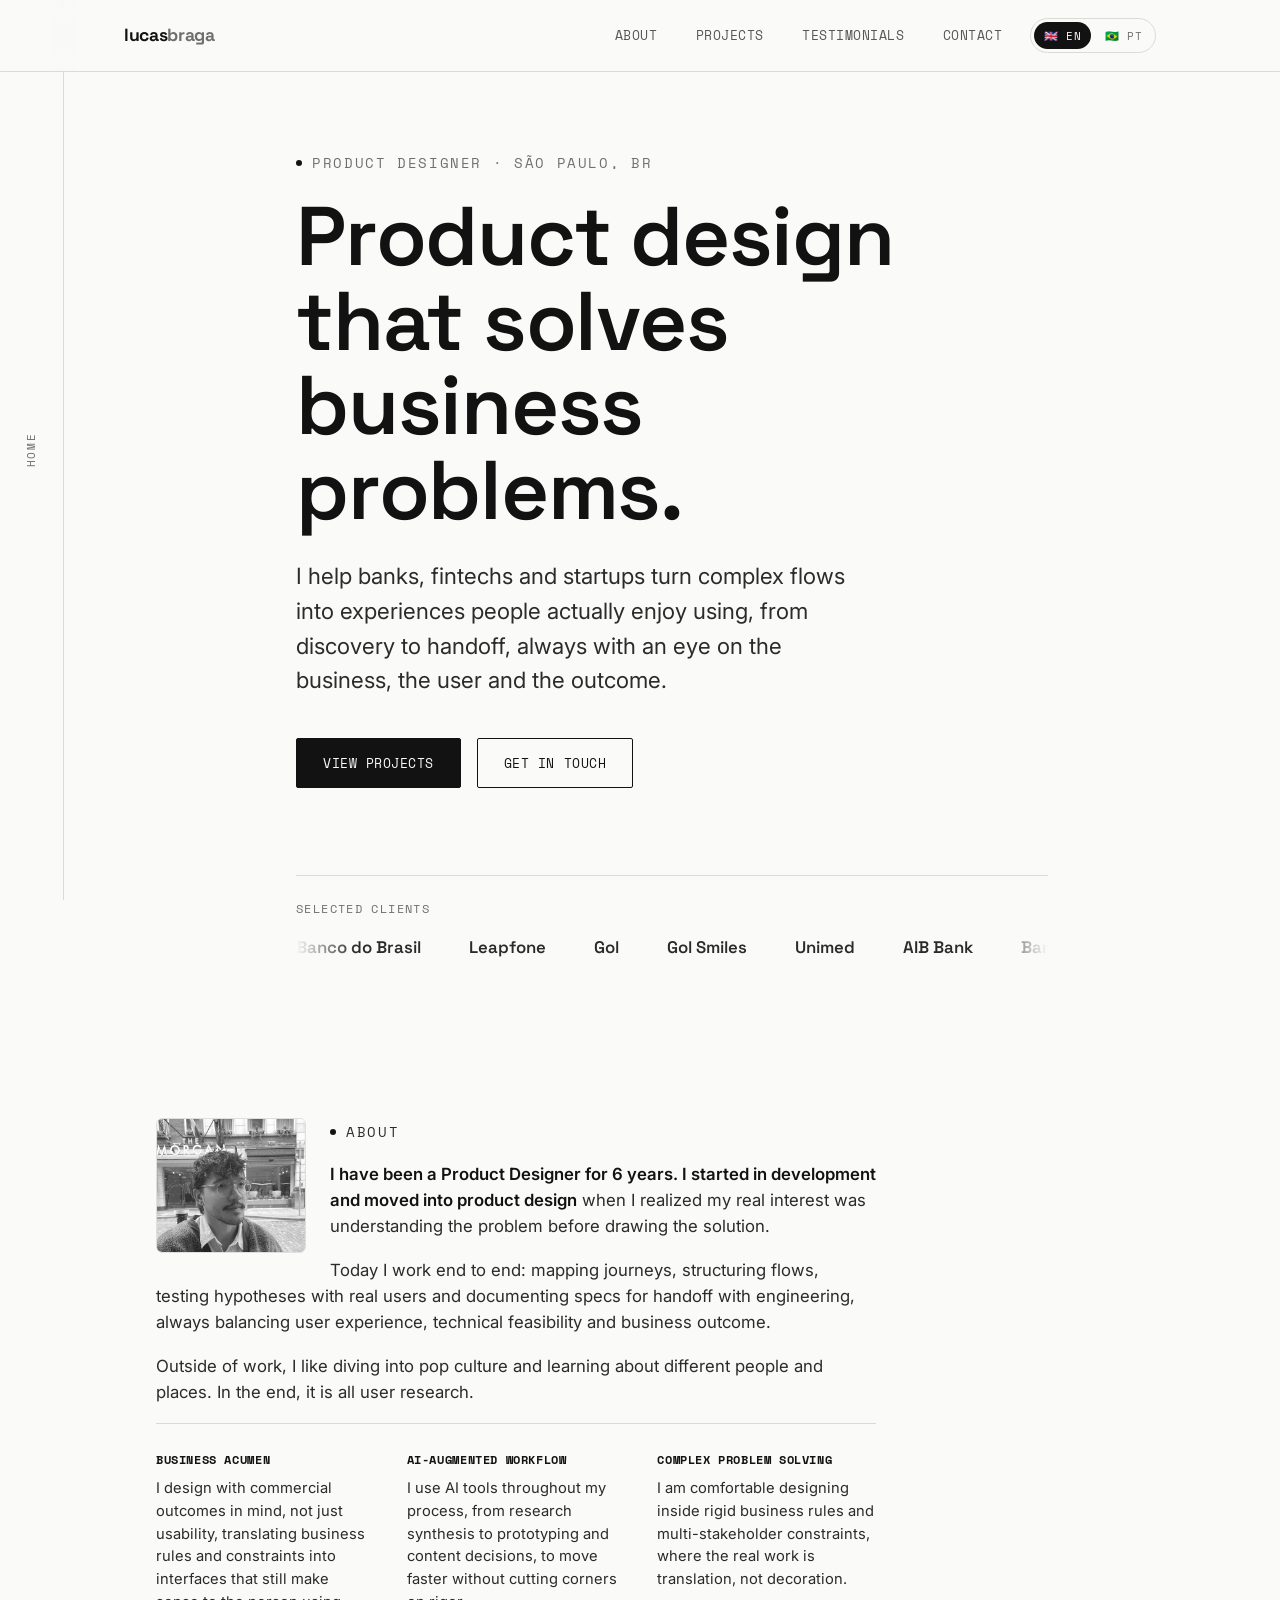
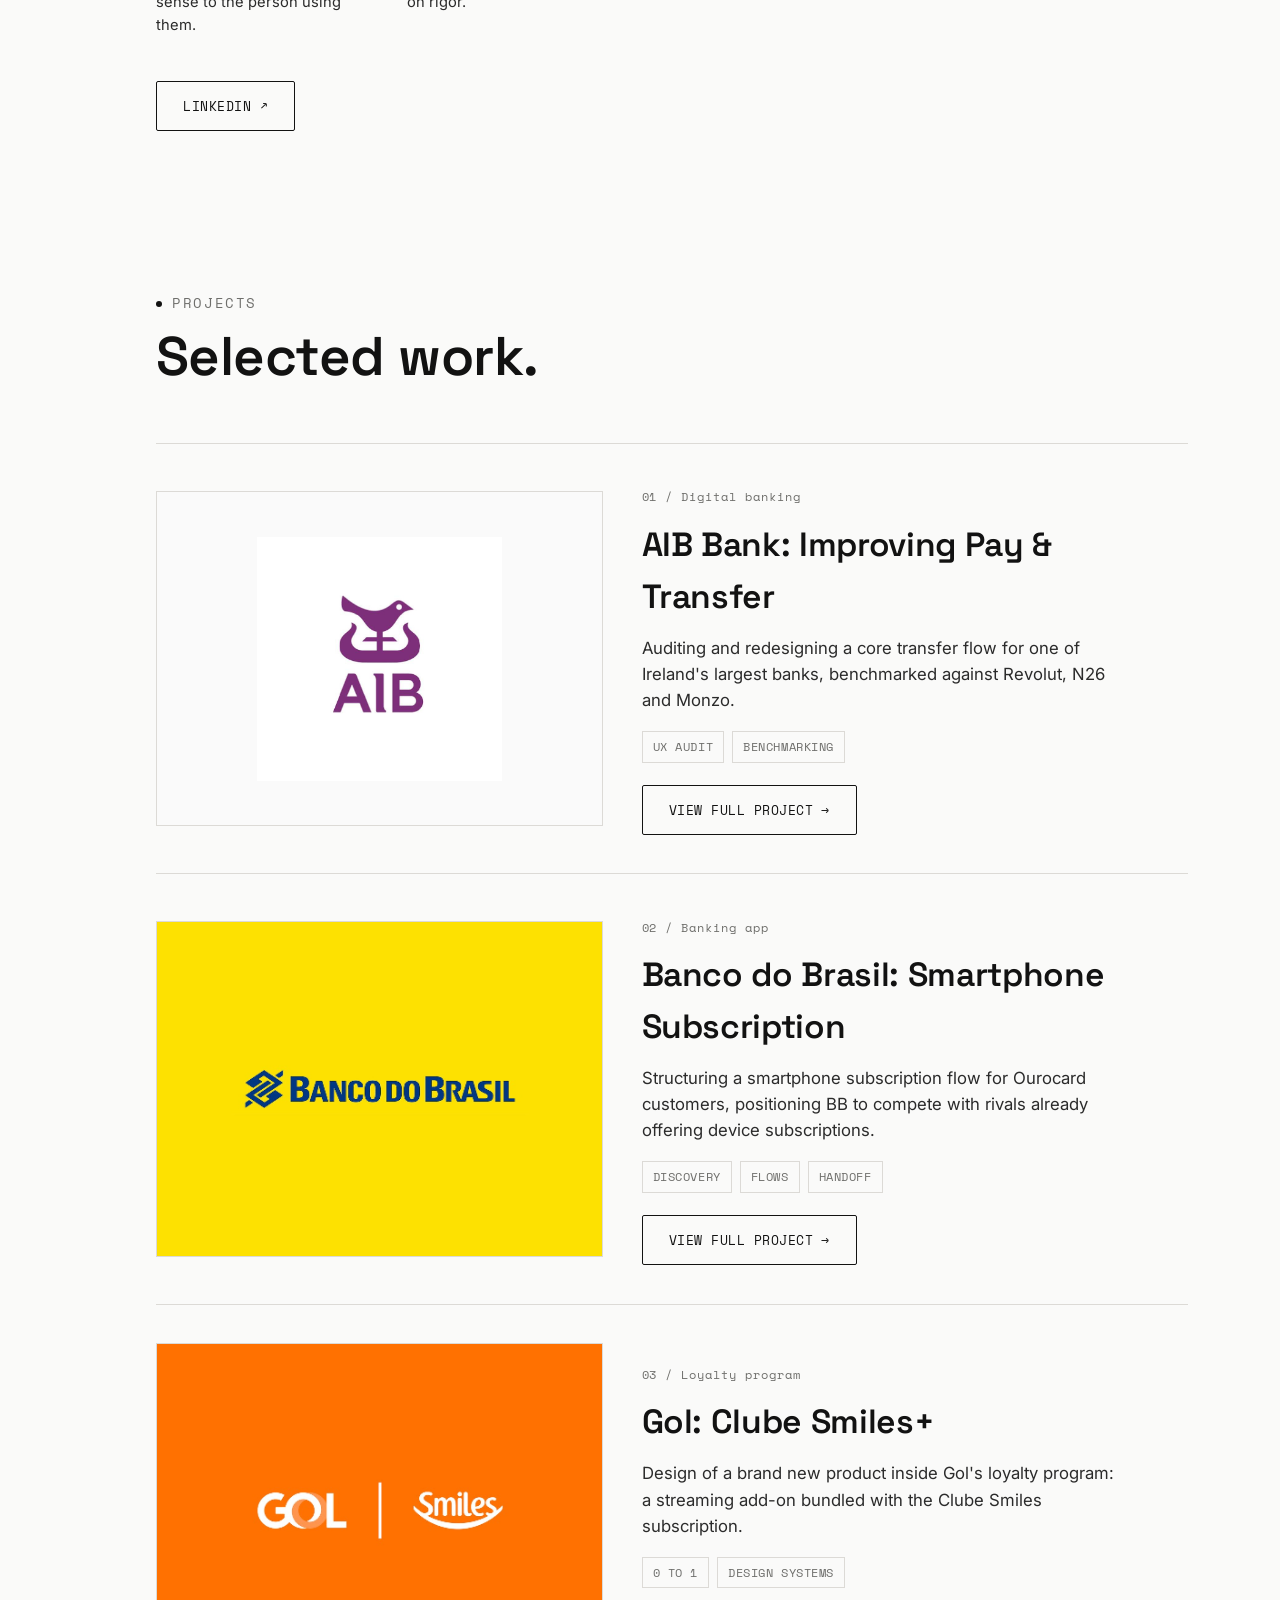
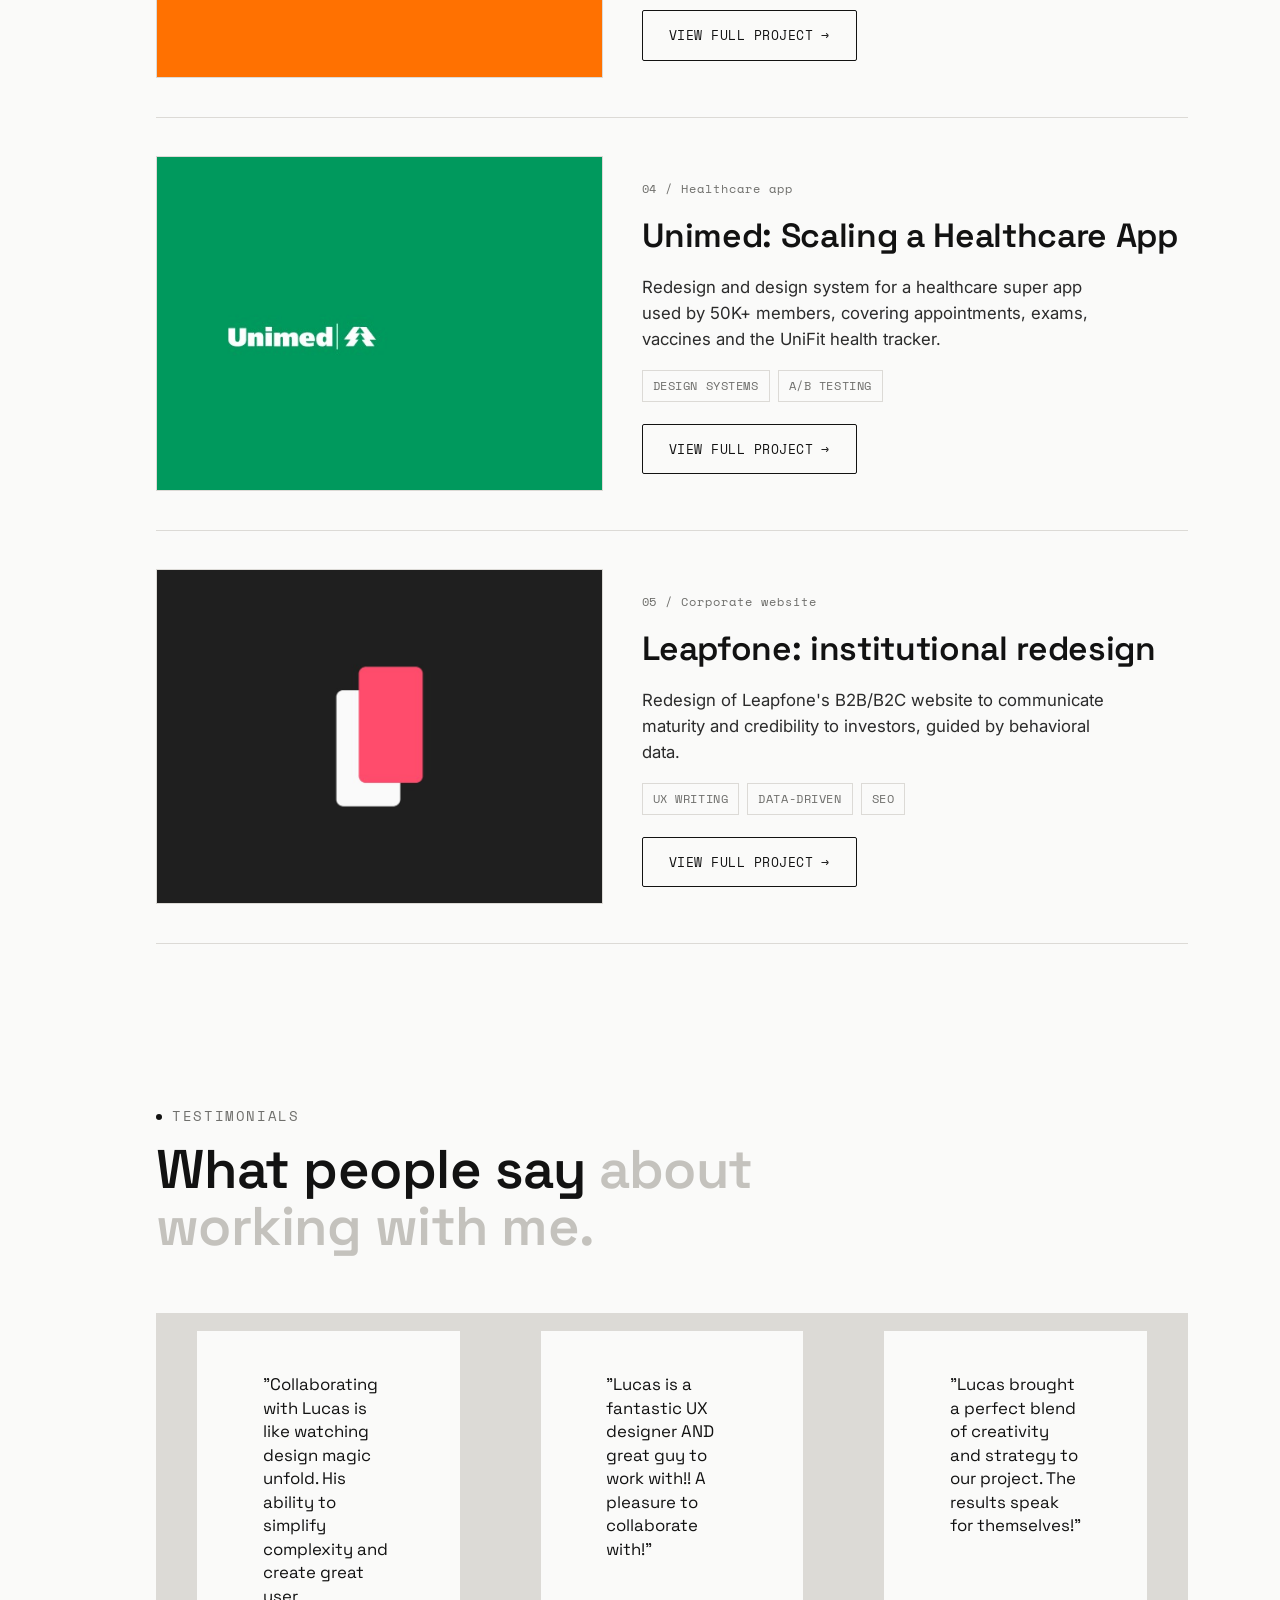
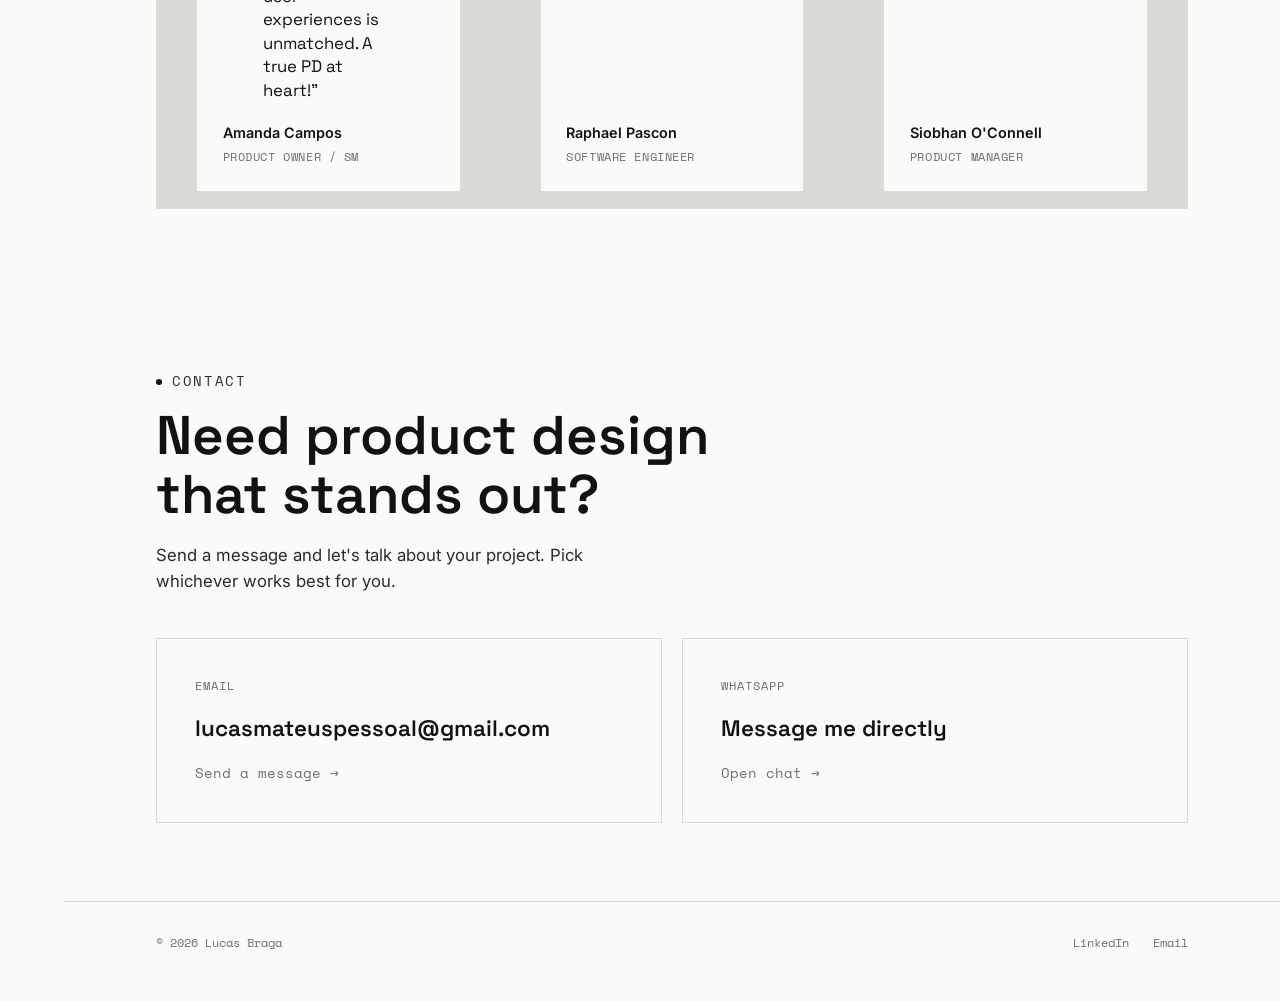
<file: index.html>
<!DOCTYPE html>
<html lang="en">
<head>
  <meta charset="UTF-8">
  <meta name="viewport" content="width=device-width, initial-scale=1.0">
  <title>Lucas Braga · Product Designer</title>
  <meta name="description" content="Lucas Braga, Product Designer based in São Paulo, Brazil. Digital product work for banks, fintechs and startups, from discovery to handoff.">

  <link rel="preconnect" href="https://fonts.googleapis.com">
  <link rel="preconnect" href="https://fonts.gstatic.com" crossorigin>
  <link href="https://fonts.googleapis.com/css2?family=Space+Grotesk:wght@500;600;700&family=Inter:wght@400;500;600&family=Space+Mono:wght@400;700&display=swap" rel="stylesheet">

  <link rel="stylesheet" href="css/styles.css">
  <link rel="stylesheet" href="css/home.css">
  <link rel="stylesheet" href="css/motion.css">
  <script>
    // motion layer: enable before first paint, and undo it if js/motion.js never runs
    if(!window.matchMedia('(prefers-reduced-motion: reduce)').matches){
      document.documentElement.classList.add('motion');
      window.addEventListener('load', function(){ if(!window.__lbMotion) document.documentElement.classList.remove('motion'); });
    }
  </script>
</head>
<body>

  <!-- signature ruler / scroll-spy strip -->
  <aside class="ruler" aria-hidden="true">
    <div class="ruler-track">
      <div class="ruler-progress"></div>
      <span class="ruler-label">Home</span>
    </div>
  </aside>

  <nav class="nav">
    <div class="nav-inner">
      <a href="#home" class="logo">lucas<span>braga</span></a>
      <div class="nav-right">
        <ul class="nav-links">
          <li><a href="#sobre" data-en="About" data-pt="Sobre">About</a></li>
          <li><a href="#projetos" data-en="Projects" data-pt="Projetos">Projects</a></li>
          <li><a href="#depoimentos" data-en="Testimonials" data-pt="Depoimentos">Testimonials</a></li>
          <li><a href="#contato" data-en="Contact" data-pt="Contato">Contact</a></li>
        </ul>
        <div class="lang-toggle" aria-label="Language">
          <button class="lang-btn" data-lang-switch="en" aria-label="English">🇬🇧 EN</button>
          <button class="lang-btn" data-lang-switch="pt" aria-label="Português">🇧🇷 PT</button>
        </div>
        <button class="nav-toggle" aria-label="Open menu" aria-expanded="false">
          <span></span><span></span><span></span>
        </button>
      </div>
    </div>
  </nav>

  <main>

    <!-- ============ HERO ============ -->
    <section id="home" data-ruler-en="Home" data-ruler-pt="Início" class="hero">
      <div class="container hero-inner">
        <p class="eyebrow" data-en="Product designer · São Paulo, BR" data-pt="Product designer · São Paulo, BR">Product designer · São Paulo, BR</p>
        <h1 data-en="Product design that solves business problems." data-pt="Design de produto que resolve problemas de negócio.">Product design that solves business problems.</h1>
        <p class="lead" data-en="I help banks, fintechs and startups turn complex flows into experiences people actually enjoy using, from discovery to handoff, always with an eye on the business, the user and the outcome." data-pt="Ajudo bancos, fintechs e startups a transformar fluxos complexos em experiências simples de usar, do discovery ao handoff, sempre com um olho no negócio, no usuário e no resultado.">I help banks, fintechs and startups turn complex flows into experiences people actually enjoy using, from discovery to handoff, always with an eye on the business, the user and the outcome.</p>
        <div class="hero-ctas">
          <a href="#projetos" class="btn btn-solid" data-en="View projects" data-pt="Ver projetos">View projects</a>
          <a href="#contato" class="btn btn-outline" data-en="Get in touch" data-pt="Fale comigo">Get in touch</a>
        </div>
        <div class="clients">
          <span class="clients-label" data-en="Selected clients" data-pt="Já trabalhei com">Selected clients</span>
          <div class="clients-row">
            <span>Banco do Brasil</span>
            <span>Leapfone</span>
            <span>Gol</span>
            <span>Gol Smiles</span>
            <span>Unimed</span>
            <span>AIB Bank</span>
          </div>
        </div>
      </div>
    </section>

    <!-- ============ SOBRE ============ -->
    <section id="sobre" data-ruler-en="About" data-ruler-pt="Sobre">
      <div class="container">
        <div class="about-copy reveal">
          <p class="eyebrow" data-en="About" data-pt="Sobre">About</p>
          <img class="about-avatar" src="assets/img/lucas-avatar.jpg" alt="Lucas Braga" width="150" height="135" loading="lazy">
          <p class="lead-line" data-en="<strong>I have been a Product Designer for 6 years. I started in development and moved into product design</strong> when I realized my real interest was understanding the problem before drawing the solution." data-pt="<strong>Sou Product Designer há 6 anos. Comecei na área de desenvolvimento e migrei para design de produto</strong> quando percebi que meu real interesse estava em entender o problema antes de desenhar a solução."><strong>I have been a Product Designer for 6 years. I started in development and moved into product design</strong> when I realized my real interest was understanding the problem before drawing the solution.</p>
          <p data-en="Today I work end to end: mapping journeys, structuring flows, testing hypotheses with real users and documenting specs for handoff with engineering, always balancing user experience, technical feasibility and business outcome." data-pt="Hoje trabalho de ponta a ponta: mapeio jornadas, estruturo fluxos, testo hipóteses com usuários reais e documento specs para handoff com engenharia, sempre buscando equilíbrio entre experiência do usuário, viabilidade técnica e resultado de negócio.">Today I work end to end: mapping journeys, structuring flows, testing hypotheses with real users and documenting specs for handoff with engineering, always balancing user experience, technical feasibility and business outcome.</p>
          <p data-en="Outside of work, I like diving into pop culture and learning about different people and places. In the end, it is all user research." data-pt="Fora do trabalho, gosto de mergulhar em cultura pop e aprender sobre gente e lugares diferentes. No fim, é tudo pesquisa de usuário.">Outside of work, I like diving into pop culture and learning about different people and places. In the end, it is all user research.</p>

          <div class="about-highlights">
            <div>
              <strong data-en="Business acumen" data-pt="Visão de negócio">Business acumen</strong>
              <p data-en="I design with commercial outcomes in mind, not just usability, translating business rules and constraints into interfaces that still make sense to the person using them." data-pt="Desenho com o resultado comercial em mente, não só usabilidade, traduzindo regras e restrições de negócio em interfaces que ainda fazem sentido pra quem usa.">I design with commercial outcomes in mind, not just usability, translating business rules and constraints into interfaces that still make sense to the person using them.</p>
            </div>
            <div>
              <strong data-en="AI-augmented workflow" data-pt="Fluxo de trabalho com IA">AI-augmented workflow</strong>
              <p data-en="I use AI tools throughout my process, from research synthesis to prototyping and content decisions, to move faster without cutting corners on rigor." data-pt="Uso ferramentas de IA em todo o meu processo, da síntese de pesquisa à prototipação e decisões de conteúdo, pra ir mais rápido sem cortar rigor.">I use AI tools throughout my process, from research synthesis to prototyping and content decisions, to move faster without cutting corners on rigor.</p>
            </div>
            <div>
              <strong data-en="Complex problem solving" data-pt="Resolução de problemas complexos">Complex problem solving</strong>
              <p data-en="I am comfortable designing inside rigid business rules and multi-stakeholder constraints, where the real work is translation, not decoration." data-pt="Tenho facilidade em desenhar dentro de regras de negócio rígidas e restrições multi-stakeholder, onde o trabalho real é tradução, não decoração.">I am comfortable designing inside rigid business rules and multi-stakeholder constraints, where the real work is translation, not decoration.</p>
            </div>
          </div>

          <a href="https://www.linkedin.com/in/mateuscruzb/" target="_blank" rel="noopener" class="btn btn-outline">LinkedIn ↗</a>
        </div>
      </div>
    </section>

    <!-- ============ PROJETOS ============ -->
    <section id="projetos" data-ruler-en="Projects" data-ruler-pt="Projetos">
      <div class="container">
        <div class="section-head reveal">
          <p class="eyebrow" data-en="Projects" data-pt="Projetos">Projects</p>
          <h2 data-en="Selected work." data-pt="Seleção de projetos.">Selected work.</h2>
        </div>

        <div class="projects-list">

          <article class="project-card reveal">
            <div class="project-media contain" style="background:#fafafa;">
              <img src="assets/img/cover-aib.jpg" alt="AIB Bank" loading="lazy">
            </div>
            <div class="project-body">
              <span class="project-index" data-en="01 / Digital banking" data-pt="01 / Banco digital">01 / Digital banking</span>
              <h3 data-en="AIB Bank: Improving Pay & Transfer" data-pt="AIB Bank: Melhorando o Pay & Transfer">AIB Bank: Improving Pay & Transfer</h3>
              <p data-en="Auditing and redesigning a core transfer flow for one of Ireland's largest banks, benchmarked against Revolut, N26 and Monzo." data-pt="Auditoria e redesign de um fluxo essencial de transferência para um dos maiores bancos da Irlanda, com benchmark frente a Revolut, N26 e Monzo.">Auditing and redesigning a core transfer flow for one of Ireland's largest banks, benchmarked against Revolut, N26 and Monzo.</p>
              <div class="project-tags">
                <span data-en="UX audit" data-pt="Auditoria de UX">UX audit</span>
                <span data-en="Benchmarking" data-pt="Benchmarking">Benchmarking</span>
              </div>
              <a class="btn btn-outline" href="projetos/aib.html"><span data-en="View full project" data-pt="Ver case completo">View full project</span> →</a>
            </div>
          </article>

          <article class="project-card reveal">
            <div class="project-media contain" style="background:#FDE101;">
              <img src="assets/img/cover-bb.jpg" alt="Banco do Brasil" loading="lazy">
            </div>
            <div class="project-body">
              <span class="project-index" data-en="02 / Banking app" data-pt="02 / Aplicativo bancário">02 / Banking app</span>
              <h3 data-en="Banco do Brasil: Smartphone Subscription" data-pt="Banco do Brasil: Assinatura de Smartphone">Banco do Brasil: Smartphone Subscription</h3>
              <p data-en="Structuring a smartphone subscription flow for Ourocard customers, positioning BB to compete with rivals already offering device subscriptions." data-pt="Estruturação de um fluxo de assinatura de smartphones para clientes Ourocard, posicionando o BB para competir com concorrentes que já oferecem assinatura de aparelhos.">Structuring a smartphone subscription flow for Ourocard customers, positioning BB to compete with rivals already offering device subscriptions.</p>
              <div class="project-tags">
                <span>Discovery</span>
                <span data-en="Flows" data-pt="Fluxos">Flows</span>
                <span>Handoff</span>
              </div>
              <a class="btn btn-outline" href="projetos/bb.html"><span data-en="View full project" data-pt="Ver case completo">View full project</span> →</a>
            </div>
          </article>

          <article class="project-card reveal">
            <div class="project-media contain" style="background:#FF7101;">
              <img src="assets/img/cover-smiles.jpg" alt="Gol Smiles" loading="lazy">
            </div>
            <div class="project-body">
              <span class="project-index" data-en="03 / Loyalty program" data-pt="03 / Programa de fidelidade">03 / Loyalty program</span>
              <h3>Gol: Clube Smiles+</h3>
              <p data-en="Design of a brand new product inside Gol's loyalty program: a streaming add-on bundled with the Clube Smiles subscription." data-pt="Design de um produto novo dentro do programa de fidelidade da Gol: um add-on de streaming empacotado com a assinatura do Clube Smiles.">Design of a brand new product inside Gol's loyalty program: a streaming add-on bundled with the Clube Smiles subscription.</p>
              <div class="project-tags">
                <span data-en="0 to 1" data-pt="0 a 1">0 to 1</span>
                <span data-en="Design systems" data-pt="Design systems">Design systems</span>
              </div>
              <a class="btn btn-outline" href="projetos/smiles.html"><span data-en="View full project" data-pt="Ver case completo">View full project</span> →</a>
            </div>
          </article>

          <article class="project-card reveal">
            <div class="project-media contain" style="background:#00995D;">
              <img src="assets/img/cover-unimed.jpg" alt="Unimed" loading="lazy">
            </div>
            <div class="project-body">
              <span class="project-index" data-en="04 / Healthcare app" data-pt="04 / Aplicativo de saúde">04 / Healthcare app</span>
              <h3 data-en="Unimed: Scaling a Healthcare App" data-pt="Unimed: Escalando um app de saúde">Unimed: Scaling a Healthcare App</h3>
              <p data-en="Redesign and design system for a healthcare super app used by 50K+ members, covering appointments, exams, vaccines and the UniFit health tracker." data-pt="Redesign e design system de um super app de saúde usado por mais de 50 mil beneficiários, cobrindo consultas, exames, vacinas e o UniFit.">Redesign and design system for a healthcare super app used by 50K+ members, covering appointments, exams, vaccines and the UniFit health tracker.</p>
              <div class="project-tags">
                <span data-en="Design systems" data-pt="Design systems">Design systems</span>
                <span data-en="A/B testing" data-pt="Testes A/B">A/B testing</span>
              </div>
              <a class="btn btn-outline" href="projetos/unimed.html"><span data-en="View full project" data-pt="Ver case completo">View full project</span> →</a>
            </div>
          </article>

          <article class="project-card reveal">
            <div class="project-media">
              <img src="assets/img/cover-leapfone.jpg" alt="Leapfone" loading="lazy">
            </div>
            <div class="project-body">
              <span class="project-index" data-en="05 / Corporate website" data-pt="05 / Website institucional">05 / Corporate website</span>
              <h3 data-en="Leapfone: institutional redesign" data-pt="Leapfone: Redesign institucional">Leapfone: institutional redesign</h3>
              <p data-en="Redesign of Leapfone's B2B/B2C website to communicate maturity and credibility to investors, guided by behavioral data." data-pt="Redesign do site B2B/B2C da Leapfone para comunicar maturidade e credibilidade a investidores, guiado por dados de comportamento.">Redesign of Leapfone's B2B/B2C website to communicate maturity and credibility to investors, guided by behavioral data.</p>
              <div class="project-tags">
                <span>UX Writing</span>
                <span data-en="Data-driven" data-pt="Data-driven">Data-driven</span>
                <span>SEO</span>
              </div>
              <a class="btn btn-outline" href="projetos/leapfone.html"><span data-en="View full project" data-pt="Ver case completo">View full project</span> →</a>
            </div>
          </article>

        </div>
      </div>
    </section>

    <!-- ============ DEPOIMENTOS ============ -->
    <section id="depoimentos" data-ruler-en="Testimonials" data-ruler-pt="Depoimentos">
      <div class="container">
        <div class="section-head reveal">
          <p class="eyebrow" data-en="Testimonials" data-pt="Depoimentos">Testimonials</p>
          <h2 data-en="What people say about working with me." data-pt="O que dizem sobre trabalhar comigo.">What people say about working with me.</h2>
        </div>

        <div class="testimonial-grid reveal">
          <figure class="testimonial-card">
            <blockquote class="testimonial-quote">"Collaborating with Lucas is like watching design magic unfold. His ability to simplify complexity and create great user experiences is unmatched. A true PD at heart!"</blockquote>
            <figcaption>
              <div class="testimonial-name">Amanda Campos</div>
              <div class="testimonial-role">Product Owner / SM</div>
            </figcaption>
          </figure>

          <figure class="testimonial-card">
            <blockquote class="testimonial-quote">"Lucas is a fantastic UX designer AND great guy to work with!! A pleasure to collaborate with!"</blockquote>
            <figcaption>
              <div class="testimonial-name">Raphael Pascon</div>
              <div class="testimonial-role">Software Engineer</div>
            </figcaption>
          </figure>

          <figure class="testimonial-card">
            <blockquote class="testimonial-quote">"Lucas brought a perfect blend of creativity and strategy to our project. The results speak for themselves!"</blockquote>
            <figcaption>
              <div class="testimonial-name">Siobhan O'Connell</div>
              <div class="testimonial-role">Product Manager</div>
            </figcaption>
          </figure>
        </div>
      </div>
    </section>

    <!-- ============ CONTATO ============ -->
    <section id="contato" data-ruler-en="Contact" data-ruler-pt="Contato">
      <div class="container">
        <div class="contact-intro reveal">
          <p class="eyebrow" data-en="Contact" data-pt="Contato">Contact</p>
          <h2 data-en="Need product design that stands out?" data-pt="Precisando de design de produto que se destaque?">Need product design that stands out?</h2>
          <p data-en="Send a message and let's talk about your project. Pick whichever works best for you." data-pt="Manda uma mensagem e vamos conversar sobre seu projeto. Escolhe o que for mais fácil pra você.">Send a message and let's talk about your project. Pick whichever works best for you.</p>
        </div>

        <div class="contact-cards reveal">
          <a class="contact-card" href="mailto:lucasmateuspessoal@gmail.com">
            <span class="contact-card-label" data-en="Email" data-pt="Email">Email</span>
            <span class="contact-card-value">lucasmateuspessoal@gmail.com</span>
            <span class="contact-card-arrow" data-en="Send a message →" data-pt="Mandar mensagem →">Send a message →</span>
          </a>
          <a class="contact-card" href="https://wa.me/5511956872001?text=Vi%20seu%20portf%C3%B3lio%20e%20gostaria%20de%20conversar" target="_blank" rel="noopener">
            <span class="contact-card-label">WhatsApp</span>
            <span class="contact-card-value" data-en="Message me directly" data-pt="Fala comigo direto">Message me directly</span>
            <span class="contact-card-arrow" data-en="Open chat →" data-pt="Abrir conversa →">Open chat →</span>
          </a>
        </div>
      </div>
    </section>

  </main>

  <footer class="footer">
    <div class="container footer-inner">
      <span>© <span data-year></span> Lucas Braga</span>
      <div class="footer-links">
        <a href="https://www.linkedin.com/in/mateuscruzb/" target="_blank" rel="noopener">LinkedIn</a>
        <a href="mailto:lucasmateuspessoal@gmail.com">Email</a>
      </div>
    </div>
  </footer>

  <script src="js/script.js"></script>
  <script src="js/motion.js"></script>
</body>
</html>
</file>
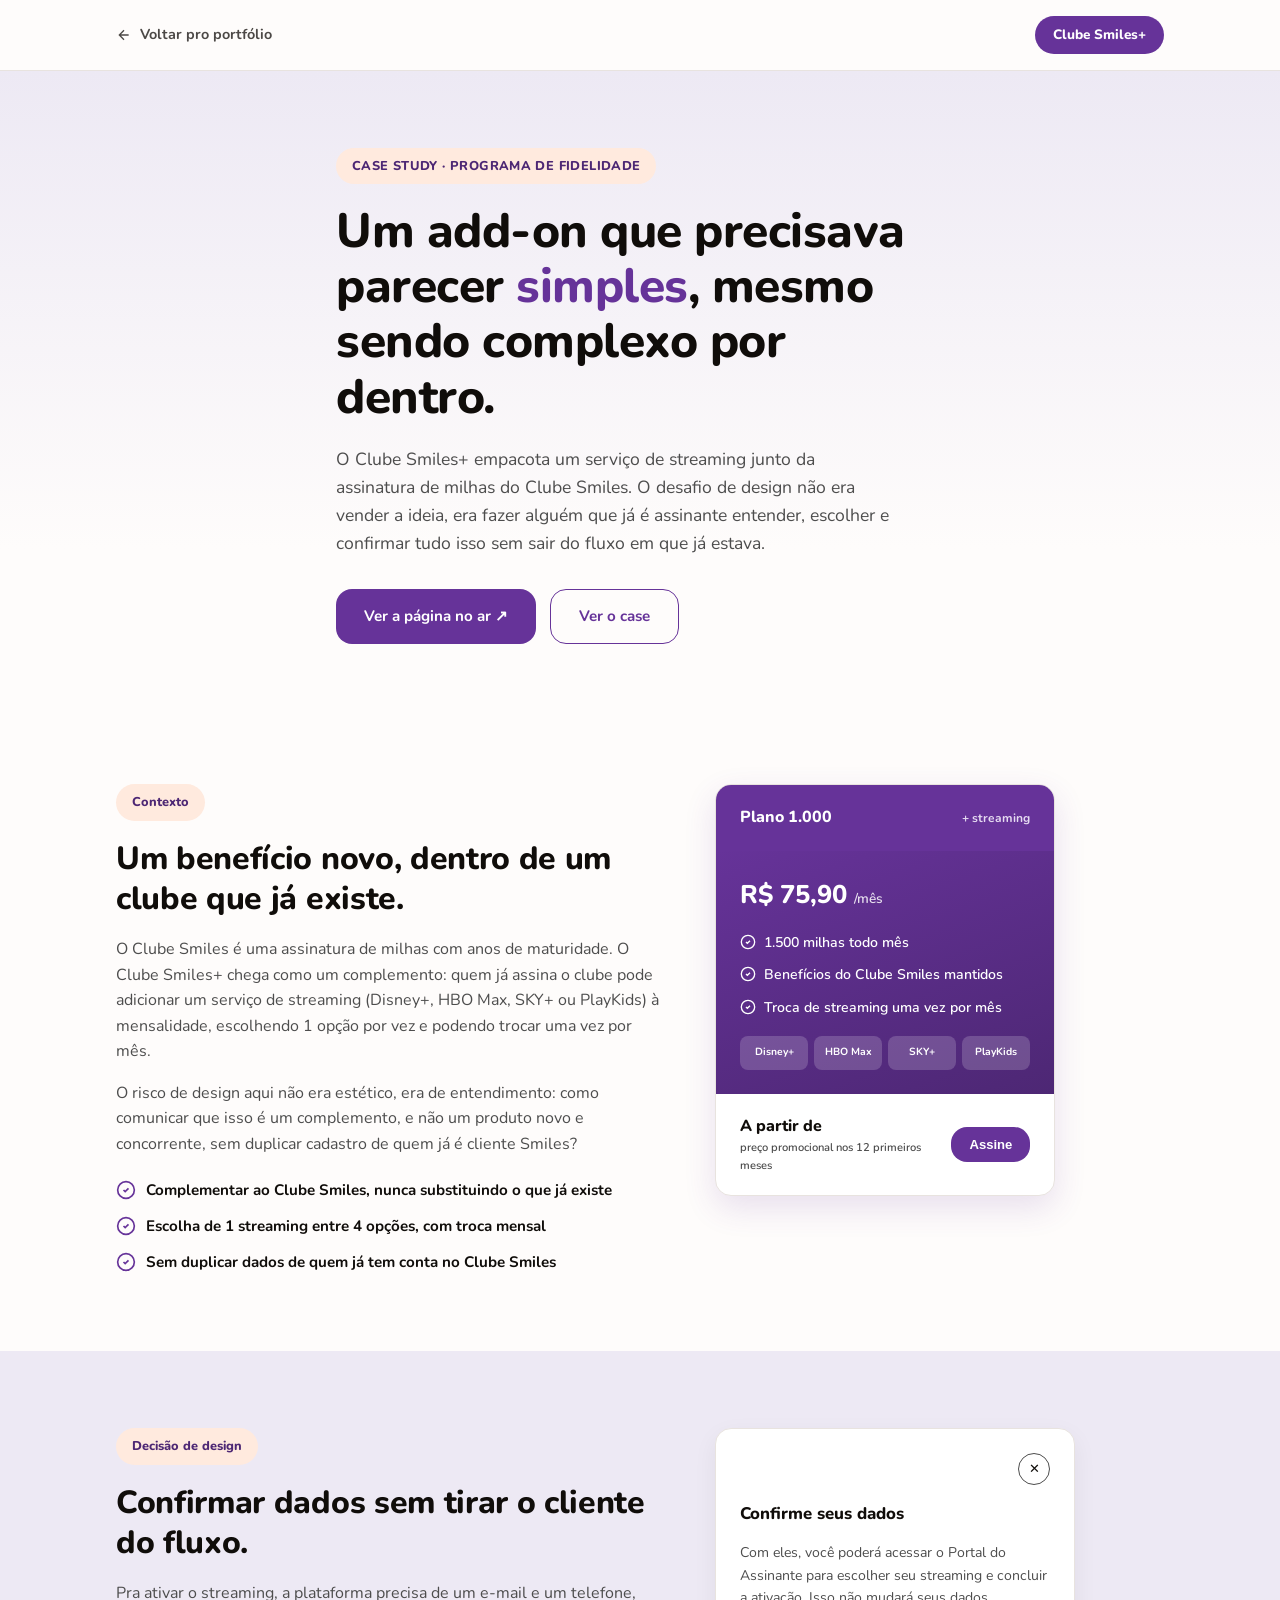
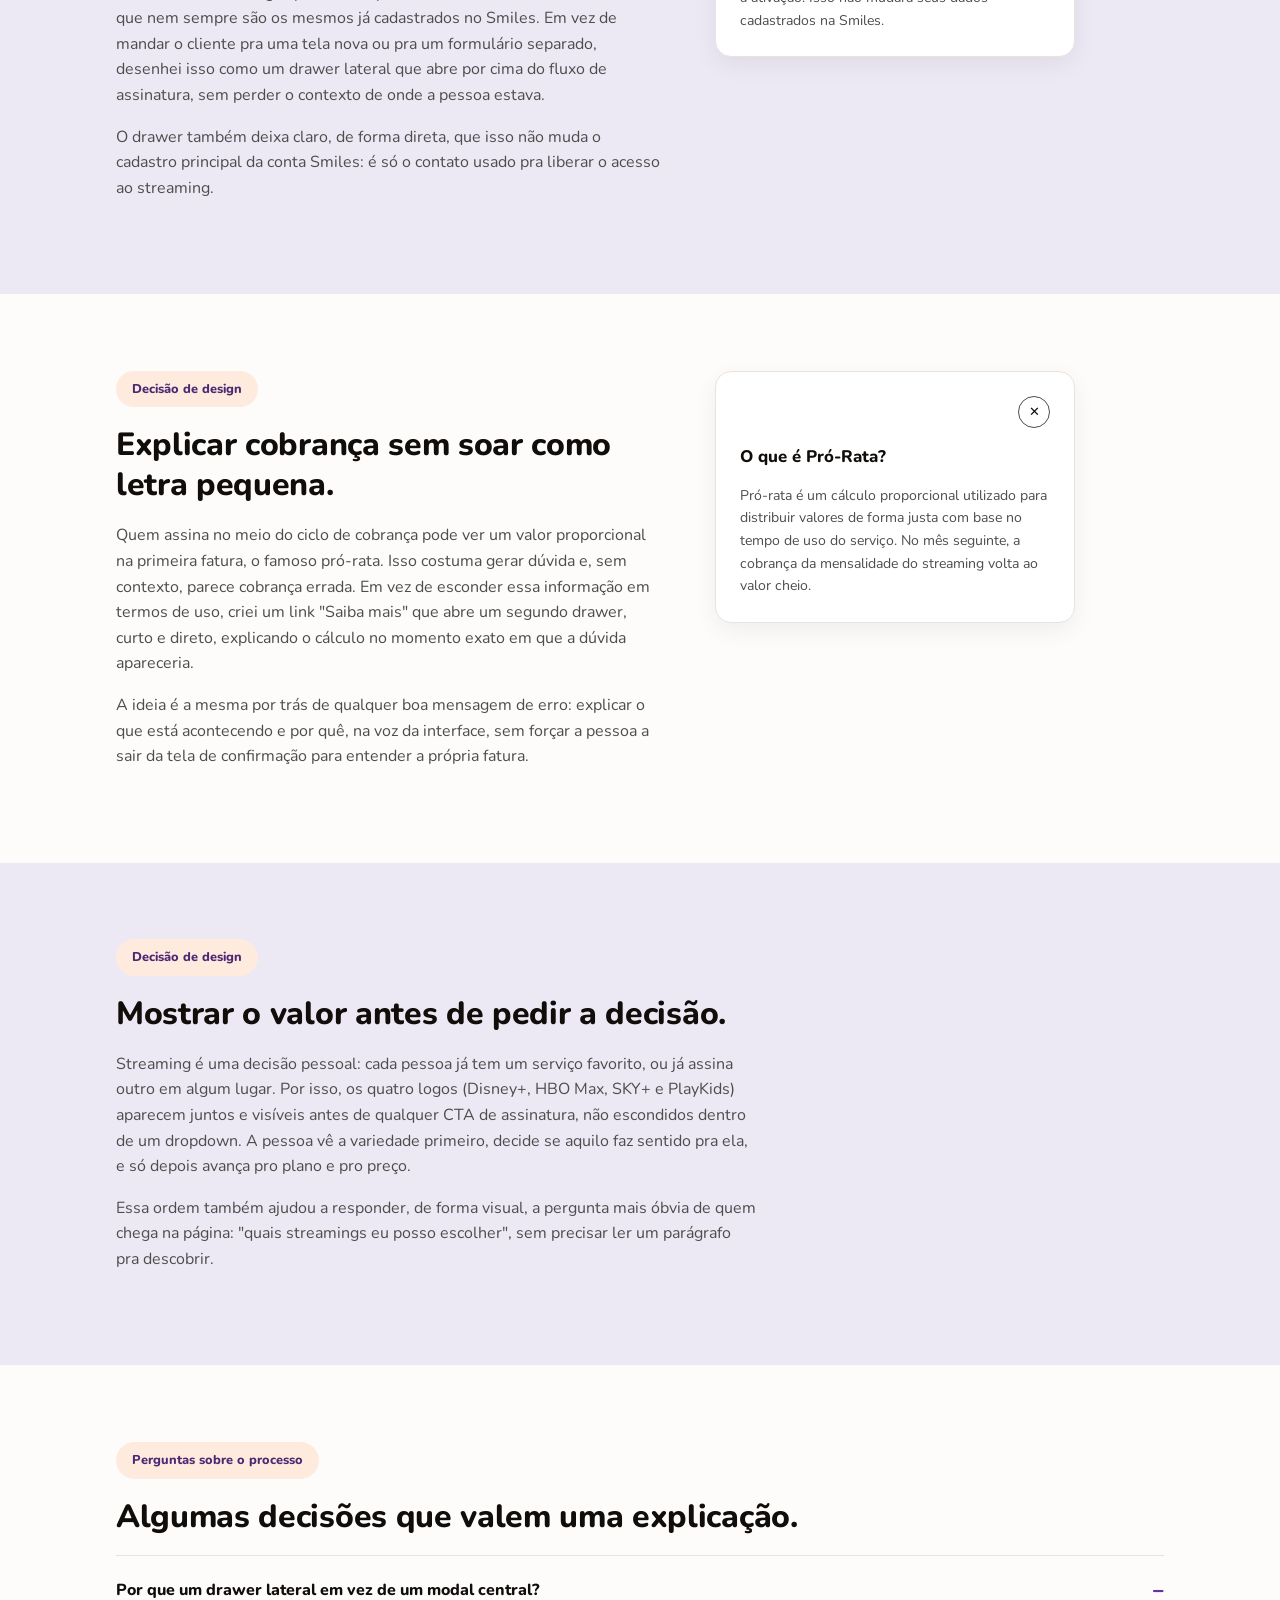
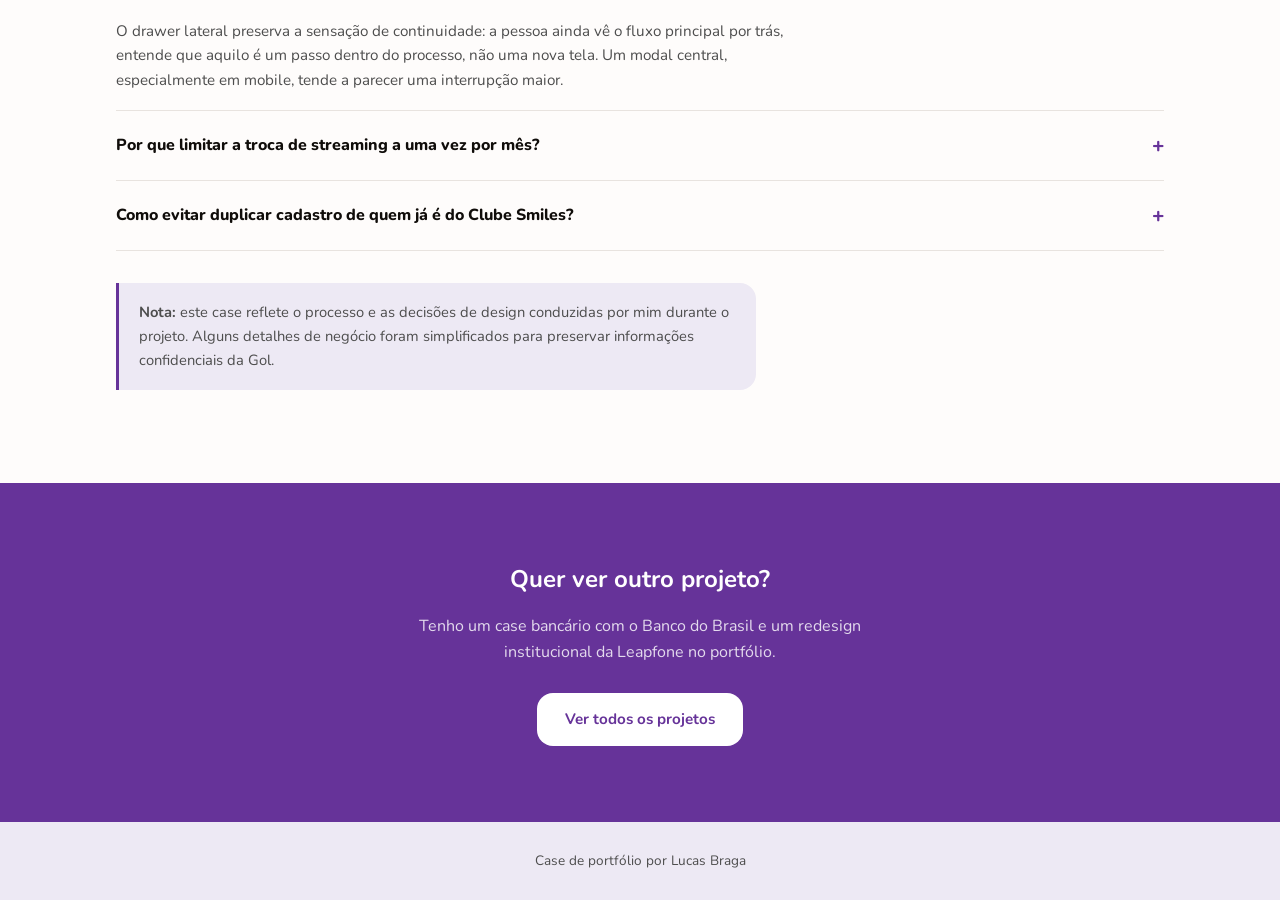
<file: preview-smiles.html>
<!DOCTYPE html>
<html lang="pt-BR">
<head>
<meta charset="UTF-8">
<meta name="viewport" content="width=device-width, initial-scale=1.0">
<title>Gol: Clube Smiles+ · Lucas Braga</title>
<meta name="description" content="Case study do design do add-on de streaming do Clube Smiles, da Gol.">

<link rel="preconnect" href="https://fonts.googleapis.com">
<link rel="preconnect" href="https://fonts.gstatic.com" crossorigin>
<link href="https://fonts.googleapis.com/css2?family=Nunito:wght@400;600;700;800&display=swap" rel="stylesheet">

<style>
:root{
  --purple: #663399;
  --purple-dark: #4d2774;
  --purple-soft: #E5DAF1;
  --lilac: #EDE9F4;
  --cream: #FFEADE;
  --ink: #100D0A;
  --ink-soft: #4D4D4D;
  --paper: #FEFCFB;
  --hairline: #E8E3DF;
  --font: 'Nunito', 'Helvetica Neue', Arial, sans-serif;
}
*,*::before,*::after{ box-sizing: border-box; }
html{ scroll-behavior: smooth; }
body{
  margin:0;
  background: var(--paper);
  color: var(--ink-soft);
  font-family: var(--font);
  font-size: 1rem;
  line-height: 1.6;
  -webkit-font-smoothing: antialiased;
}
img{ max-width:100%; display:block; }
a{ color:inherit; text-decoration:none; }
.container{ max-width: 1160px; margin: 0 auto; padding: 0 clamp(20px, 5vw, 56px); }
h1,h2,h3{ font-family: var(--font); color: var(--ink); margin:0; }

@media (prefers-reduced-motion: reduce){ *{ animation-duration: 0.001ms !important; transition-duration: 0.001ms !important; } }

/* nav */
.sm-nav{ position: sticky; top:0; z-index: 50; background: rgba(254,252,251,0.92); backdrop-filter: blur(8px); border-bottom: 1px solid var(--hairline); }
.sm-nav-inner{ max-width: 1160px; margin:0 auto; padding: 16px clamp(20px,5vw,56px); display:flex; align-items:center; justify-content: space-between; }
.sm-back{ font-weight: 700; font-size: 0.9rem; display:flex; align-items:center; gap:8px; color: var(--ink); opacity: 0.75; }
.sm-back:hover{ opacity: 1; }
.sm-pill{ background: var(--purple); color:#fff; font-weight: 800; font-size: 0.85rem; padding: 8px 18px; border-radius: 999px; }

/* hero */
.sm-hero{
  background: linear-gradient(180deg, var(--lilac) 0%, var(--paper) 75%);
  padding: clamp(4rem, 6vw, 6rem) 0 clamp(3rem, 5vw, 4rem);
}
.sm-hero-inner{ max-width: 720px; }
.sm-kicker{ display:inline-flex; align-items:center; gap:8px; background: var(--cream); color: var(--purple-dark); font-weight: 800; font-size: 0.8rem; letter-spacing: 0.03em; text-transform: uppercase; padding: 8px 16px; border-radius: 999px; margin-bottom: 20px; }
.sm-hero h1{ font-size: clamp(2rem, 4vw, 3rem); font-weight: 800; line-height: 1.15; margin-bottom: 20px; letter-spacing: -0.01em; }
.sm-hero h1 .accent{ color: var(--purple); }
.sm-hero p.lead{ font-size: 1.1rem; color: var(--ink-soft); max-width: 560px; margin-bottom: 32px; }
.sm-btn{ display:inline-flex; align-items:center; gap:8px; font-weight: 700; font-size: 0.95rem; padding: 14px 28px; border-radius: 16px; background: var(--purple); color:#fff; transition: background .2s ease, transform .2s ease; }
.sm-btn:hover{ background: var(--ink); transform: translateY(-1px); }
.sm-btn-outline{ background: transparent; border: 1.5px solid var(--purple); color: var(--purple); }
.sm-btn-outline:hover{ background: var(--purple-soft); }
.sm-hero-ctas{ display:flex; gap: 14px; flex-wrap: wrap; }

/* sections */
.sm-section{ padding: clamp(3.5rem, 6vw, 5.5rem) 0; }
.sm-section.tint{ background: var(--lilac); }
.sm-chip{ display:inline-flex; align-items:center; gap:8px; background: var(--cream); color: var(--purple-dark); font-weight: 800; font-size: 0.8rem; padding: 8px 16px; border-radius: 999px; margin-bottom: 18px; }
.sm-section h2{ font-size: clamp(1.5rem, 3vw, 2rem); font-weight: 800; line-height: 1.25; margin-bottom: 18px; letter-spacing: -0.01em; }
.sm-section p{ margin-bottom: 16px; max-width: 640px; }
.sm-grid-2{ display:grid; grid-template-columns: 1.1fr 0.9fr; gap: clamp(2rem, 4vw, 4rem); align-items: start; }

/* signature plan card, echoing the real Clube+ macro card structure */
.sm-plan-card{ width: 100%; max-width: 340px; border-radius: 16px; overflow: hidden; border: 1px solid var(--hairline); background: #fff; box-shadow: 0 12px 32px rgba(102,51,153,0.14); }
.sm-plan-header{ background: var(--purple); padding: 20px 24px; display:flex; align-items:center; justify-content: space-between; }
.sm-plan-header span{ color:#fff; font-weight: 800; font-size: 1rem; }
.sm-plan-header small{ color: var(--purple-soft); font-size: 0.75rem; font-weight: 700; }
.sm-plan-body{ background: linear-gradient(160deg, var(--purple) 0%, var(--purple-dark) 100%); padding: 24px; color: #fff; }
.sm-plan-body .amount{ font-size: 1.6rem; font-weight: 800; margin-bottom: 4px; }
.sm-plan-body .amount span{ font-size: 0.85rem; font-weight: 600; opacity: 0.85; }
.sm-plan-body ul{ list-style:none; margin: 16px 0 0; padding:0; display:flex; flex-direction:column; gap: 10px; }
.sm-plan-body li{ display:flex; gap:8px; align-items:flex-start; font-size: 0.88rem; font-weight: 600; }
.sm-plan-body li svg{ flex-shrink:0; margin-top:2px; }
.sm-plan-streams{ display:flex; gap:6px; margin-top: 16px; }
.sm-plan-streams span{ flex:1; height: 34px; border-radius: 8px; background: rgba(255,255,255,0.18); display:flex; align-items:center; justify-content:center; font-size: 0.65rem; font-weight: 700; color: #fff; }
.sm-plan-footer{ padding: 20px 24px; display:flex; align-items:center; justify-content: space-between; }
.sm-plan-footer .price{ font-weight: 800; color: var(--ink); }
.sm-plan-footer .price small{ display:block; font-size: 0.7rem; color: var(--ink-soft); font-weight: 600; }
.sm-plan-footer button{ background: var(--purple); color:#fff; font-weight: 800; font-size: 0.82rem; padding: 10px 18px; border-radius: 16px; border:none; }

.sm-checklist{ list-style:none; margin: 20px 0 0; padding:0; display:flex; flex-direction: column; gap: 12px; }
.sm-checklist li{ display:flex; align-items:flex-start; gap: 10px; font-weight: 700; color: var(--ink); font-size: 0.95rem; }
.sm-checklist svg{ flex-shrink:0; margin-top: 2px; color: var(--purple); }

.sm-drawer-mock{ border: 1px solid var(--hairline); border-radius: 16px; background:#fff; padding: 24px; max-width: 360px; box-shadow: 0 8px 24px rgba(0,0,0,0.06); }
.sm-drawer-mock .close{ width:32px; height:32px; border-radius:50%; border:1px solid var(--ink-soft); display:flex; align-items:center; justify-content:center; margin-left:auto; margin-bottom: 16px; font-size: 0.8rem; color: var(--ink); }
.sm-drawer-mock h4{ font-size: 1.05rem; font-weight: 800; color: var(--ink); margin: 0 0 10px; }
.sm-drawer-mock p{ font-size: 0.88rem; margin-bottom: 0; }

.sm-faq{ border-top: 1px solid var(--hairline); }
.sm-faq details{ border-bottom: 1px solid var(--hairline); padding: 18px 0; }
.sm-faq summary{ cursor:pointer; font-weight: 800; color: var(--ink); font-size: 1rem; list-style:none; display:flex; align-items:center; justify-content: space-between; }
.sm-faq summary::-webkit-details-marker{ display:none; }
.sm-faq summary::after{ content:'+'; font-size: 1.3rem; color: var(--purple); transition: transform .2s ease; }
.sm-faq details[open] summary::after{ content:'\2212'; }
.sm-faq p{ margin: 12px 0 0; max-width: 700px; font-size: 0.95rem; }

.sm-note{ margin-top: 32px; padding: 18px 20px; border-left: 3px solid var(--purple); background: var(--lilac); border-radius: 0 16px 16px 0; font-size: 0.92rem; color: var(--ink-soft); }

.sm-cta{ background: var(--purple); color:#fff; text-align:center; padding: clamp(3.5rem, 6vw, 5.5rem) 0; }
.sm-cta h2{ color:#fff; margin-bottom: 16px; }
.sm-cta p{ color: rgba(255,255,255,0.82); max-width: 480px; margin: 0 auto 28px; }
.sm-cta .sm-btn{ background: #fff; color: var(--purple); }
.sm-cta .sm-btn:hover{ background: var(--cream); }

.sm-footer{ background: var(--lilac); padding: 28px 0; text-align:center; font-size: 0.85rem; color: var(--ink-soft); }

@media (max-width: 780px){
  .sm-grid-2{ grid-template-columns: 1fr; }
  .sm-plan-card{ margin: 0 auto; }
}
</style>
</head>
<body>

<nav class="sm-nav">
  <div class="sm-nav-inner">
    <a class="sm-back" href="../index.html#projetos">
      <svg width="16" height="16" viewBox="0 0 24 24" fill="none" stroke="currentColor" stroke-width="2"><path d="M19 12H5M12 19l-7-7 7-7"/></svg>
      Voltar pro portfólio
    </a>
    <span class="sm-pill">Clube Smiles+</span>
  </div>
</nav>

<section class="sm-hero">
  <div class="container sm-hero-inner">
    <span class="sm-kicker">Case study · Programa de fidelidade</span>
    <h1>Um add-on que precisava parecer <span class="accent">simples</span>, mesmo sendo complexo por dentro.</h1>
    <p class="lead">O Clube Smiles+ empacota um serviço de streaming junto da assinatura de milhas do Clube Smiles. O desafio de design não era vender a ideia, era fazer alguém que já é assinante entender, escolher e confirmar tudo isso sem sair do fluxo em que já estava.</p>
    <div class="sm-hero-ctas">
      <a class="sm-btn" href="https://www.smiles.com.br/portal/clubemais" target="_blank" rel="noopener">Ver a página no ar ↗</a>
      <a class="sm-btn sm-btn-outline" href="#contexto">Ver o case</a>
    </div>
  </div>
</section>

<section class="sm-section" id="contexto">
  <div class="container sm-grid-2">
    <div>
      <span class="sm-chip">Contexto</span>
      <h2>Um benefício novo, dentro de um clube que já existe.</h2>
      <p>O Clube Smiles é uma assinatura de milhas com anos de maturidade. O Clube Smiles+ chega como um complemento: quem já assina o clube pode adicionar um serviço de streaming (Disney+, HBO Max, SKY+ ou PlayKids) à mensalidade, escolhendo 1 opção por vez e podendo trocar uma vez por mês.</p>
      <p>O risco de design aqui não era estético, era de entendimento: como comunicar que isso é um complemento, e não um produto novo e concorrente, sem duplicar cadastro de quem já é cliente Smiles?</p>
      <ul class="sm-checklist">
        <li><svg width="20" height="20" viewBox="0 0 24 24" fill="none" stroke="currentColor" stroke-width="2"><circle cx="12" cy="12" r="10"/><path d="m9 12 2 2 4-4"/></svg> Complementar ao Clube Smiles, nunca substituindo o que já existe</li>
        <li><svg width="20" height="20" viewBox="0 0 24 24" fill="none" stroke="currentColor" stroke-width="2"><circle cx="12" cy="12" r="10"/><path d="m9 12 2 2 4-4"/></svg> Escolha de 1 streaming entre 4 opções, com troca mensal</li>
        <li><svg width="20" height="20" viewBox="0 0 24 24" fill="none" stroke="currentColor" stroke-width="2"><circle cx="12" cy="12" r="10"/><path d="m9 12 2 2 4-4"/></svg> Sem duplicar dados de quem já tem conta no Clube Smiles</li>
      </ul>
    </div>
    <div class="sm-plan-card">
      <div class="sm-plan-header">
        <span>Plano 1.000</span>
        <small>+ streaming</small>
      </div>
      <div class="sm-plan-body">
        <div class="amount">R$ 75,90 <span>/mês</span></div>
        <ul>
          <li><svg width="16" height="16" viewBox="0 0 24 24" fill="none" stroke="currentColor" stroke-width="2"><circle cx="12" cy="12" r="10"/><path d="m9 12 2 2 4-4"/></svg> 1.500 milhas todo mês</li>
          <li><svg width="16" height="16" viewBox="0 0 24 24" fill="none" stroke="currentColor" stroke-width="2"><circle cx="12" cy="12" r="10"/><path d="m9 12 2 2 4-4"/></svg> Benefícios do Clube Smiles mantidos</li>
          <li><svg width="16" height="16" viewBox="0 0 24 24" fill="none" stroke="currentColor" stroke-width="2"><circle cx="12" cy="12" r="10"/><path d="m9 12 2 2 4-4"/></svg> Troca de streaming uma vez por mês</li>
        </ul>
        <div class="sm-plan-streams">
          <span>Disney+</span><span>HBO Max</span><span>SKY+</span><span>PlayKids</span>
        </div>
      </div>
      <div class="sm-plan-footer">
        <div class="price">A partir de<small>preço promocional nos 12 primeiros meses</small></div>
        <button>Assine</button>
      </div>
    </div>
  </div>
</section>

<section class="sm-section tint">
  <div class="container sm-grid-2">
    <div>
      <span class="sm-chip">Decisão de design</span>
      <h2>Confirmar dados sem tirar o cliente do fluxo.</h2>
      <p>Pra ativar o streaming, a plataforma precisa de um e-mail e um telefone, que nem sempre são os mesmos já cadastrados no Smiles. Em vez de mandar o cliente pra uma tela nova ou pra um formulário separado, desenhei isso como um drawer lateral que abre por cima do fluxo de assinatura, sem perder o contexto de onde a pessoa estava.</p>
      <p>O drawer também deixa claro, de forma direta, que isso não muda o cadastro principal da conta Smiles: é só o contato usado pra liberar o acesso ao streaming.</p>
    </div>
    <div class="sm-drawer-mock">
      <div class="close">✕</div>
      <h4>Confirme seus dados</h4>
      <p>Com eles, você poderá acessar o Portal do Assinante para escolher seu streaming e concluir a ativação. Isso não mudará seus dados cadastrados na Smiles.</p>
    </div>
  </div>
</section>

<section class="sm-section">
  <div class="container sm-grid-2">
    <div class="sm-drawer-mock" style="order:2;">
      <div class="close">✕</div>
      <h4>O que é Pró-Rata?</h4>
      <p>Pró-rata é um cálculo proporcional utilizado para distribuir valores de forma justa com base no tempo de uso do serviço. No mês seguinte, a cobrança da mensalidade do streaming volta ao valor cheio.</p>
    </div>
    <div style="order:1;">
      <span class="sm-chip">Decisão de design</span>
      <h2>Explicar cobrança sem soar como letra pequena.</h2>
      <p>Quem assina no meio do ciclo de cobrança pode ver um valor proporcional na primeira fatura, o famoso pró-rata. Isso costuma gerar dúvida e, sem contexto, parece cobrança errada. Em vez de esconder essa informação em termos de uso, criei um link "Saiba mais" que abre um segundo drawer, curto e direto, explicando o cálculo no momento exato em que a dúvida apareceria.</p>
      <p>A ideia é a mesma por trás de qualquer boa mensagem de erro: explicar o que está acontecendo e por quê, na voz da interface, sem forçar a pessoa a sair da tela de confirmação para entender a própria fatura.</p>
    </div>
  </div>
</section>

<section class="sm-section tint">
  <div class="container">
    <span class="sm-chip">Decisão de design</span>
    <h2>Mostrar o valor antes de pedir a decisão.</h2>
    <p>Streaming é uma decisão pessoal: cada pessoa já tem um serviço favorito, ou já assina outro em algum lugar. Por isso, os quatro logos (Disney+, HBO Max, SKY+ e PlayKids) aparecem juntos e visíveis antes de qualquer CTA de assinatura, não escondidos dentro de um dropdown. A pessoa vê a variedade primeiro, decide se aquilo faz sentido pra ela, e só depois avança pro plano e pro preço.</p>
    <p>Essa ordem também ajudou a responder, de forma visual, a pergunta mais óbvia de quem chega na página: "quais streamings eu posso escolher", sem precisar ler um parágrafo pra descobrir.</p>
  </div>
</section>

<section class="sm-section">
  <div class="container">
    <span class="sm-chip">Perguntas sobre o processo</span>
    <h2>Algumas decisões que valem uma explicação.</h2>
    <div class="sm-faq">
      <details open>
        <summary>Por que um drawer lateral em vez de um modal central?</summary>
        <p>O drawer lateral preserva a sensação de continuidade: a pessoa ainda vê o fluxo principal por trás, entende que aquilo é um passo dentro do processo, não uma nova tela. Um modal central, especialmente em mobile, tende a parecer uma interrupção maior.</p>
      </details>
      <details>
        <summary>Por que limitar a troca de streaming a uma vez por mês?</summary>
        <p>Essa é uma regra de negócio (ligada ao ciclo de cobrança dos parceiros de streaming), mas cabia ao design deixar isso previsível: a informação "você pode trocar uma vez por mês" aparece antes da escolha, não como surpresa depois.</p>
      </details>
      <details>
        <summary>Como evitar duplicar cadastro de quem já é do Clube Smiles?</summary>
        <p>Reaproveitando o número Smiles como identificador único durante a confirmação, com uma verificação que avisa quando o CPF já está em uso como assinante do Clube Smiles+, evitando ativações duplicadas e direcionando a pessoa direto pro "Meu Clube".</p>
      </details>
    </div>
    <p class="sm-note"><strong>Nota:</strong> este case reflete o processo e as decisões de design conduzidas por mim durante o projeto. Alguns detalhes de negócio foram simplificados para preservar informações confidenciais da Gol.</p>
  </div>
</section>

<section class="sm-cta">
  <div class="container">
    <h2>Quer ver outro projeto?</h2>
    <p>Tenho um case bancário com o Banco do Brasil e um redesign institucional da Leapfone no portfólio.</p>
    <a class="sm-btn" href="../index.html#projetos">Ver todos os projetos</a>
  </div>
</section>

<footer class="sm-footer">
  Case de portfólio por Lucas Braga
</footer>

</body>
</html>
</file>
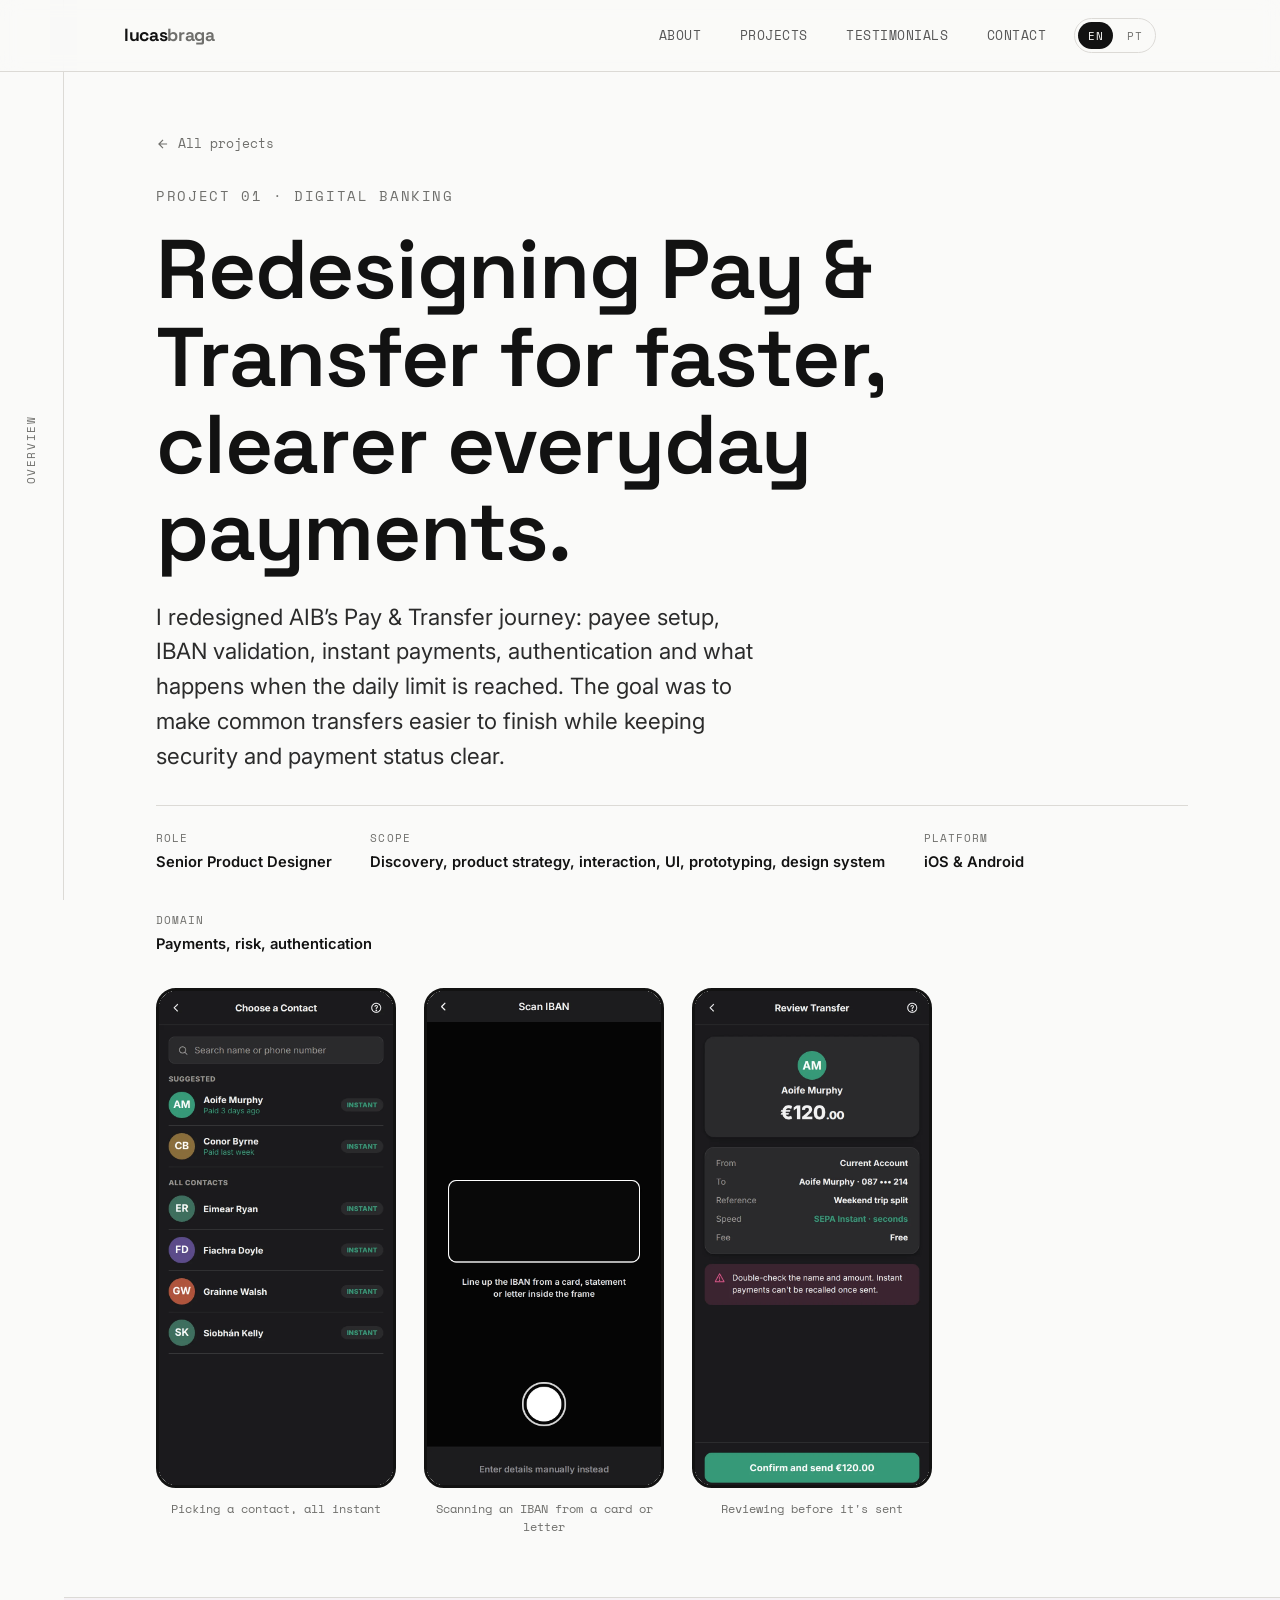
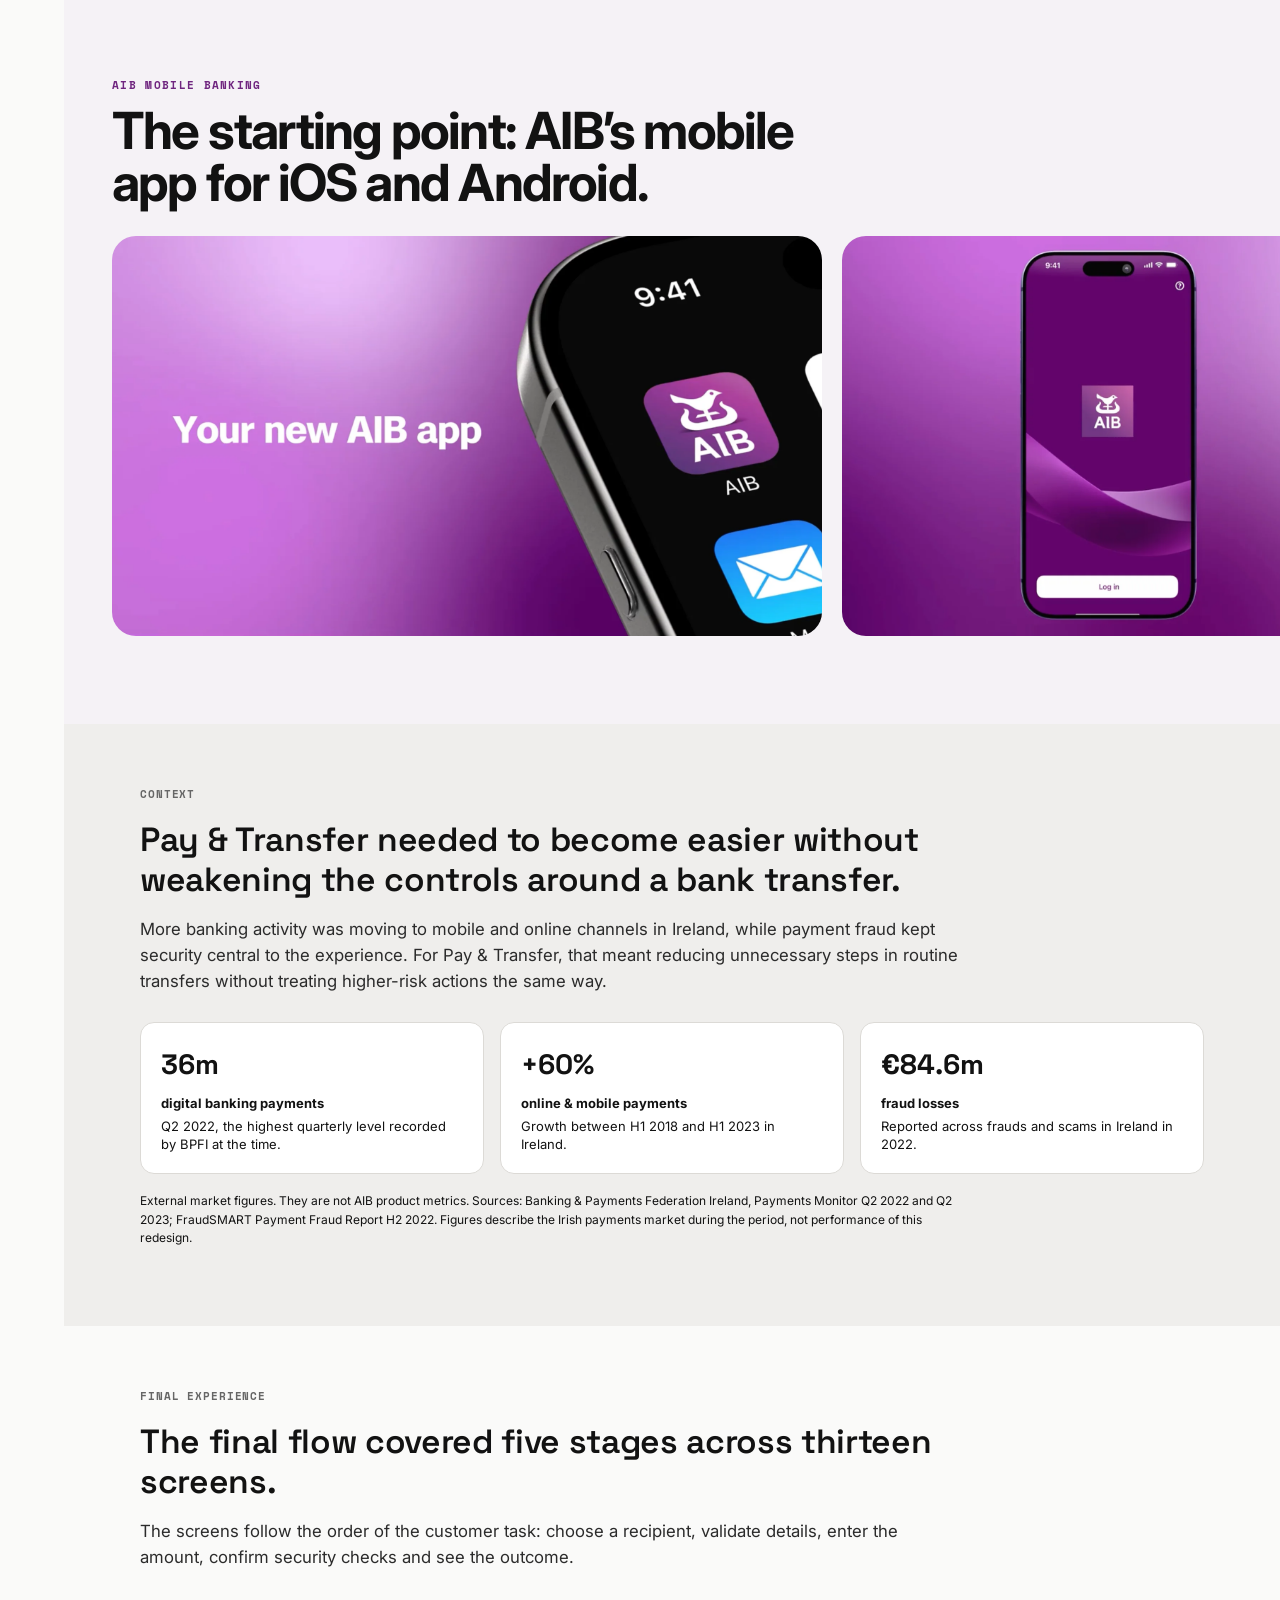
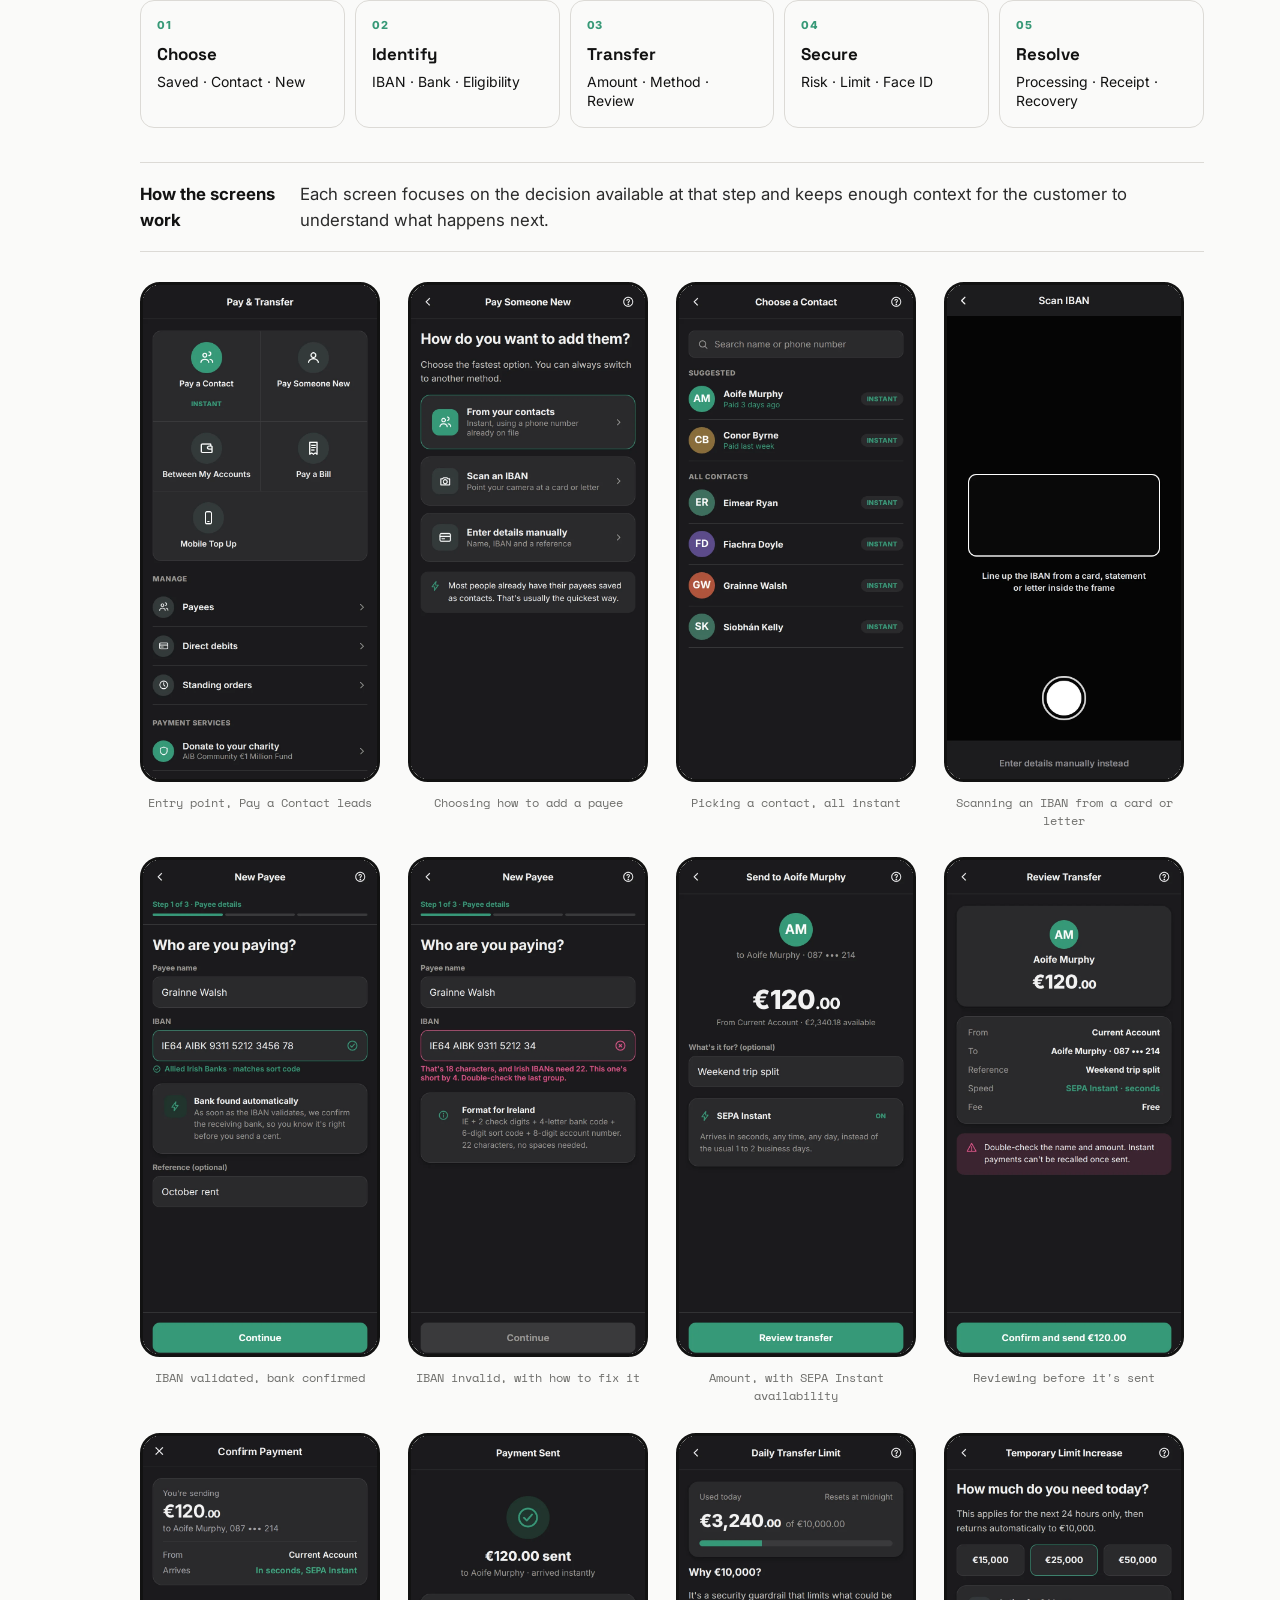
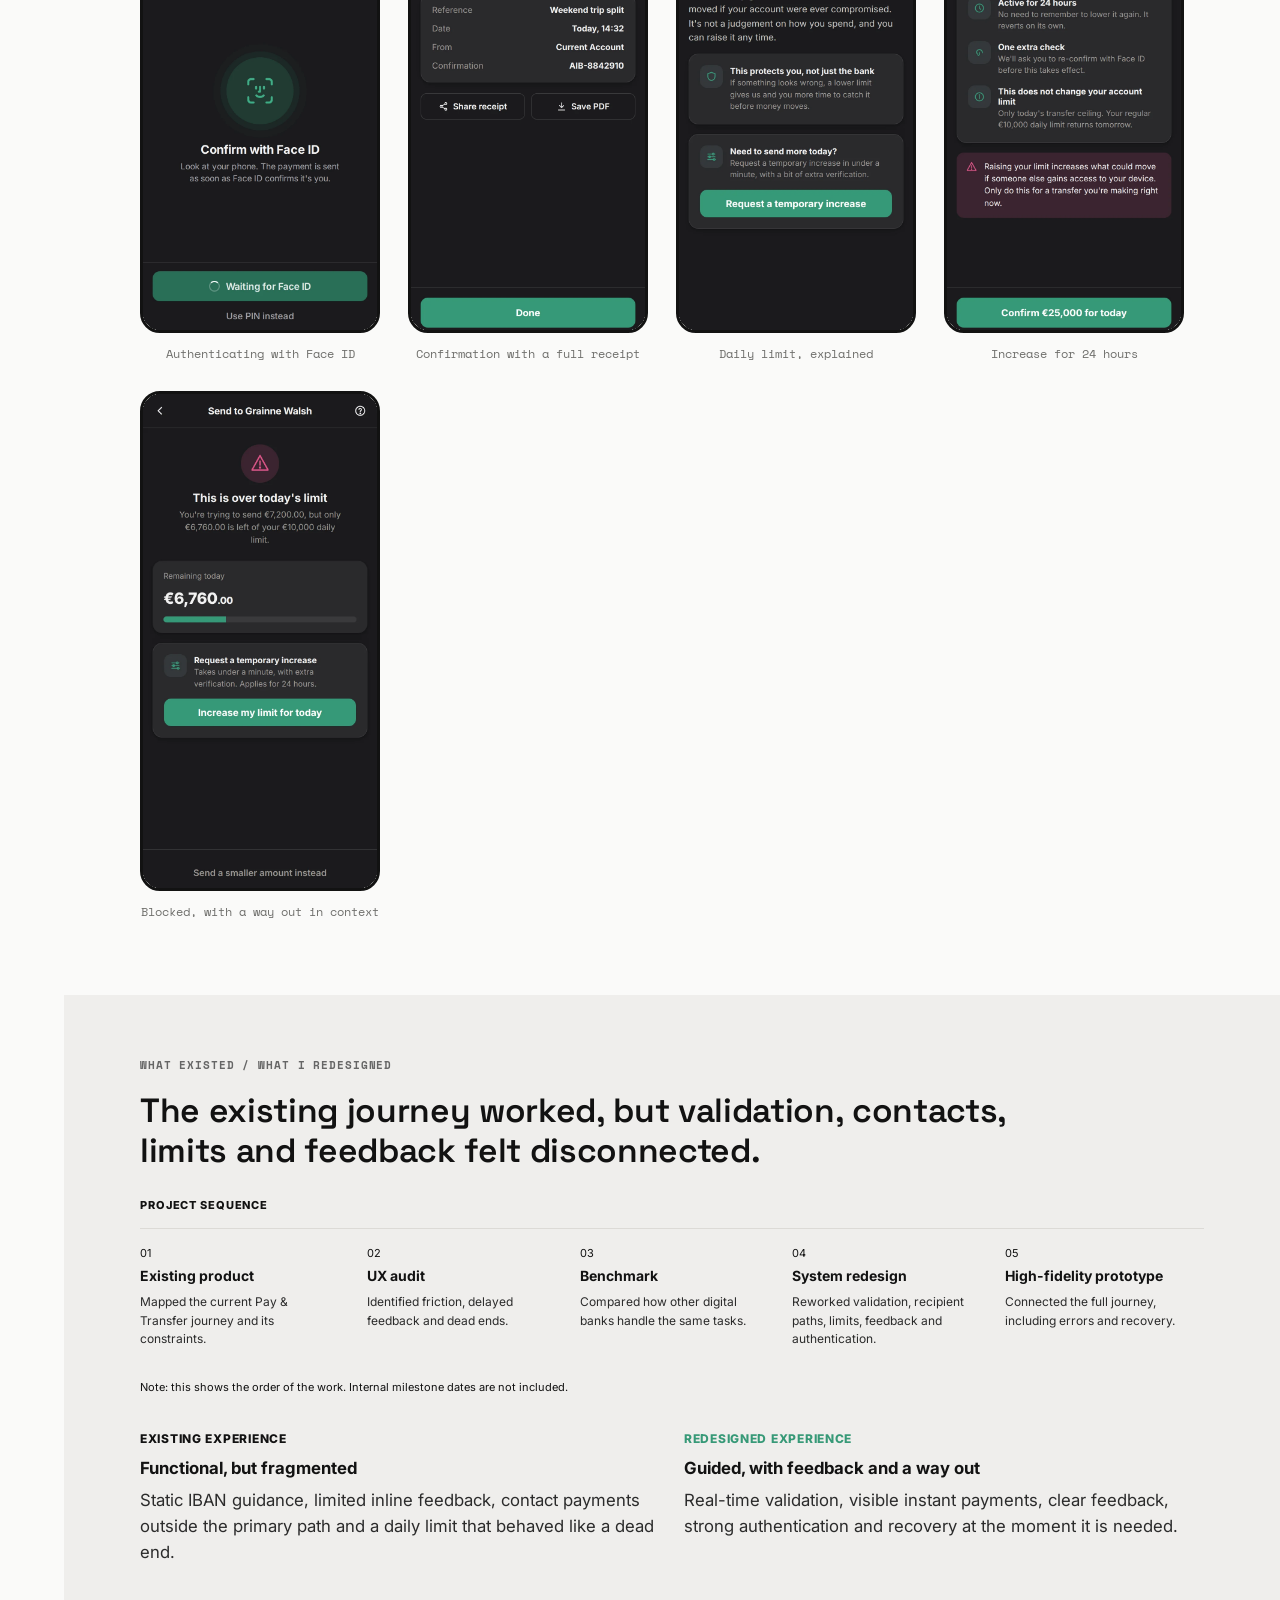
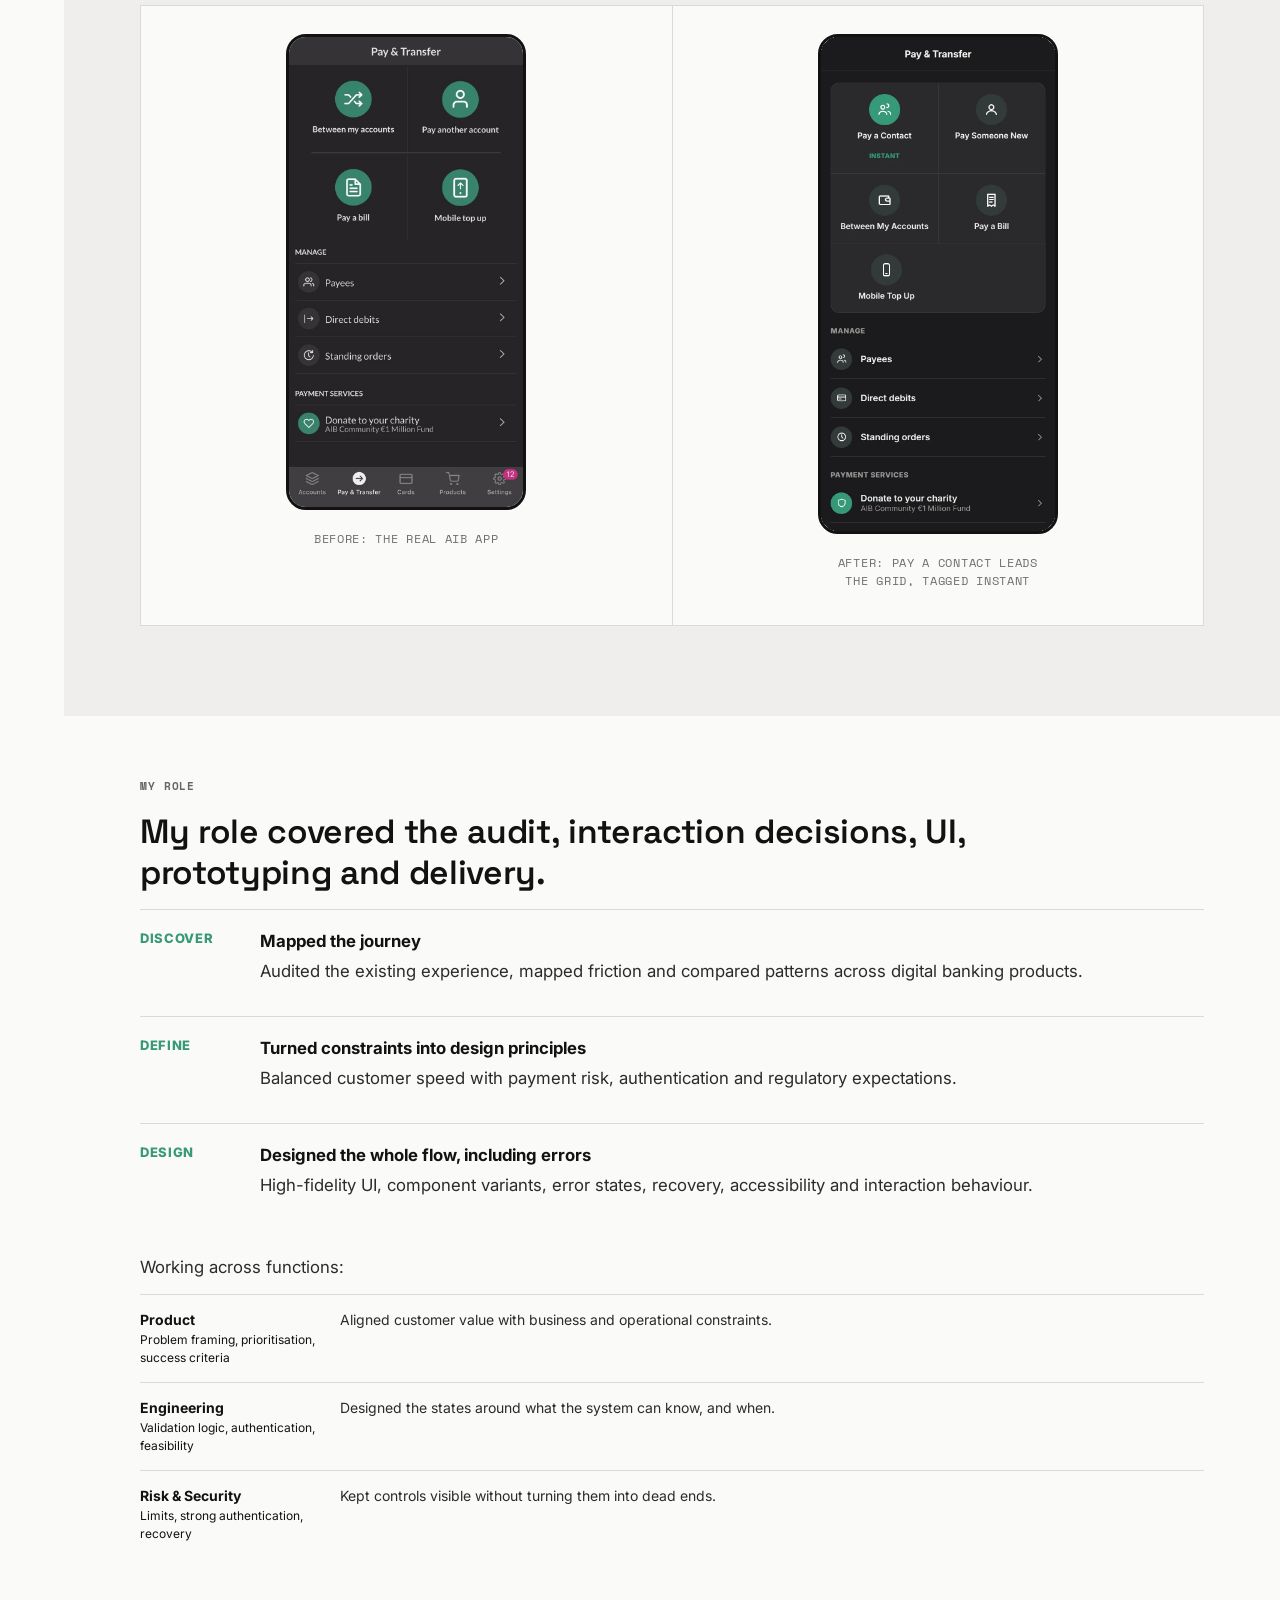
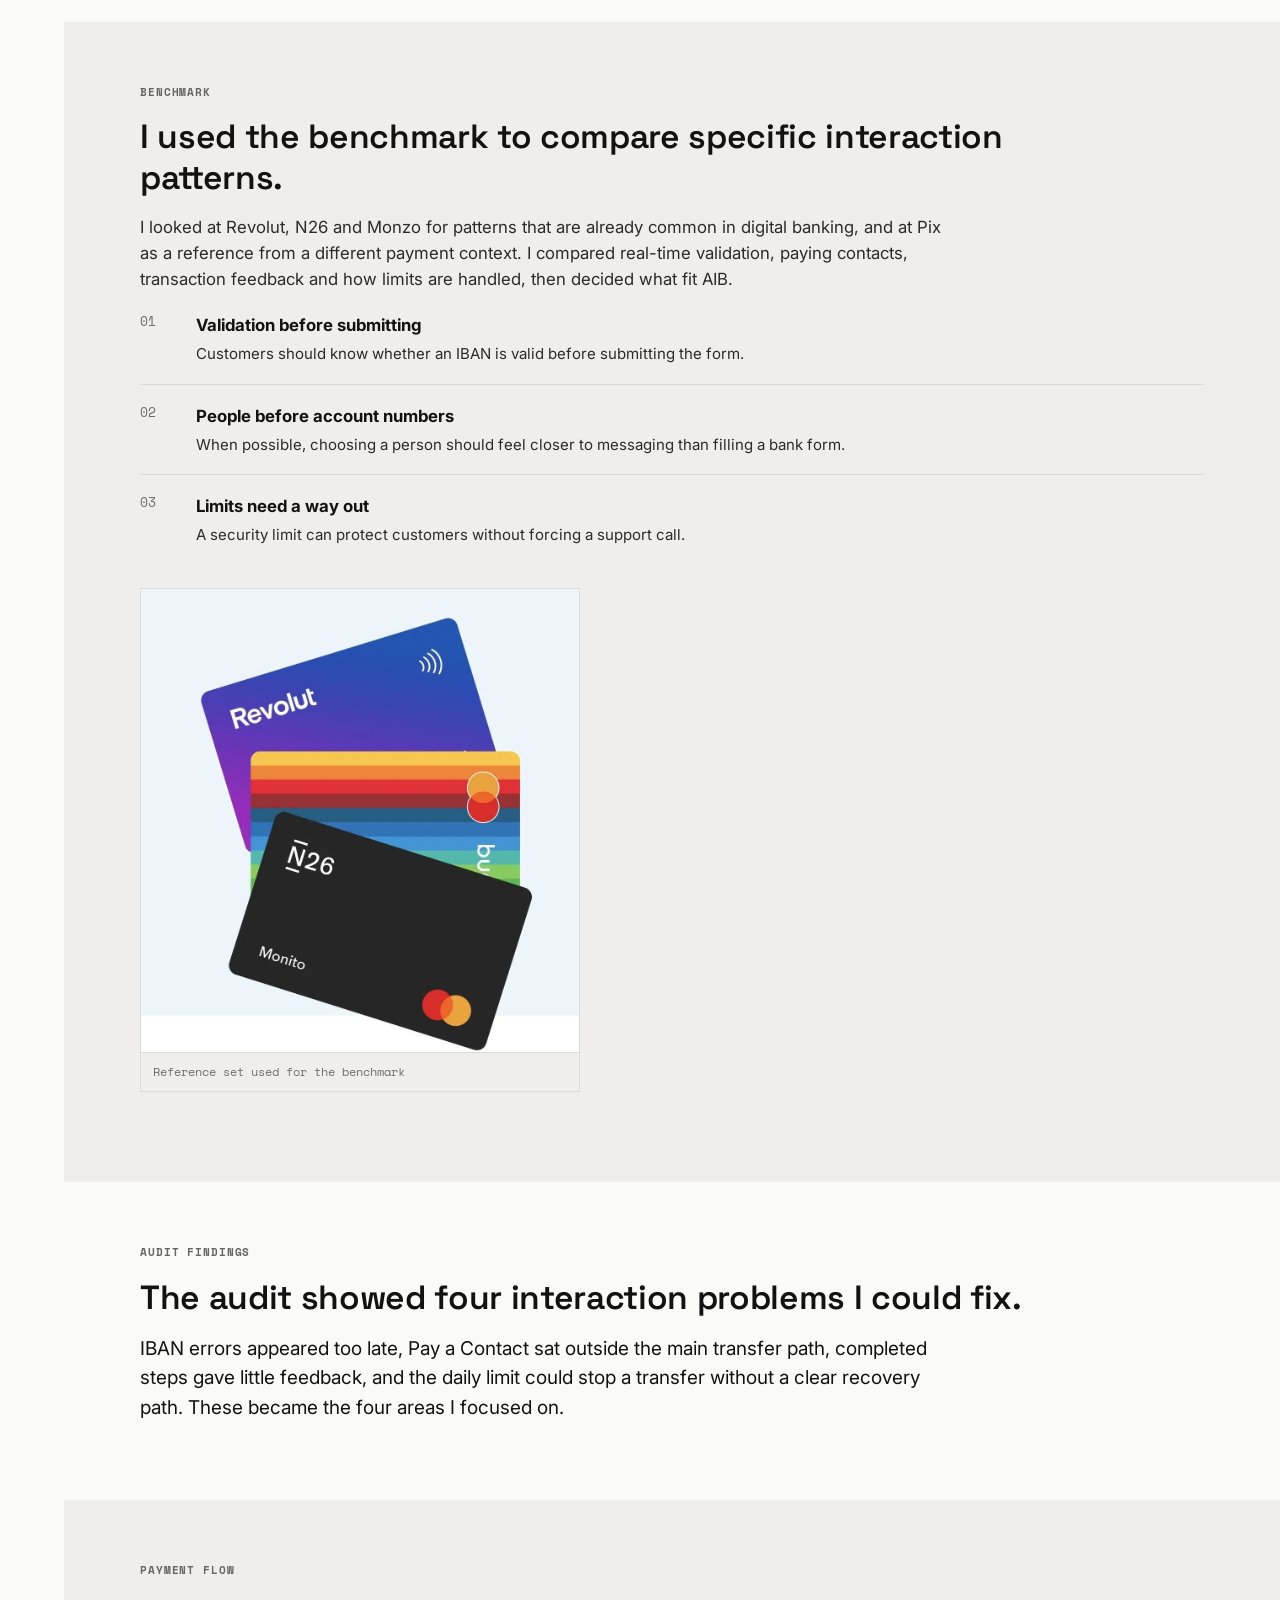
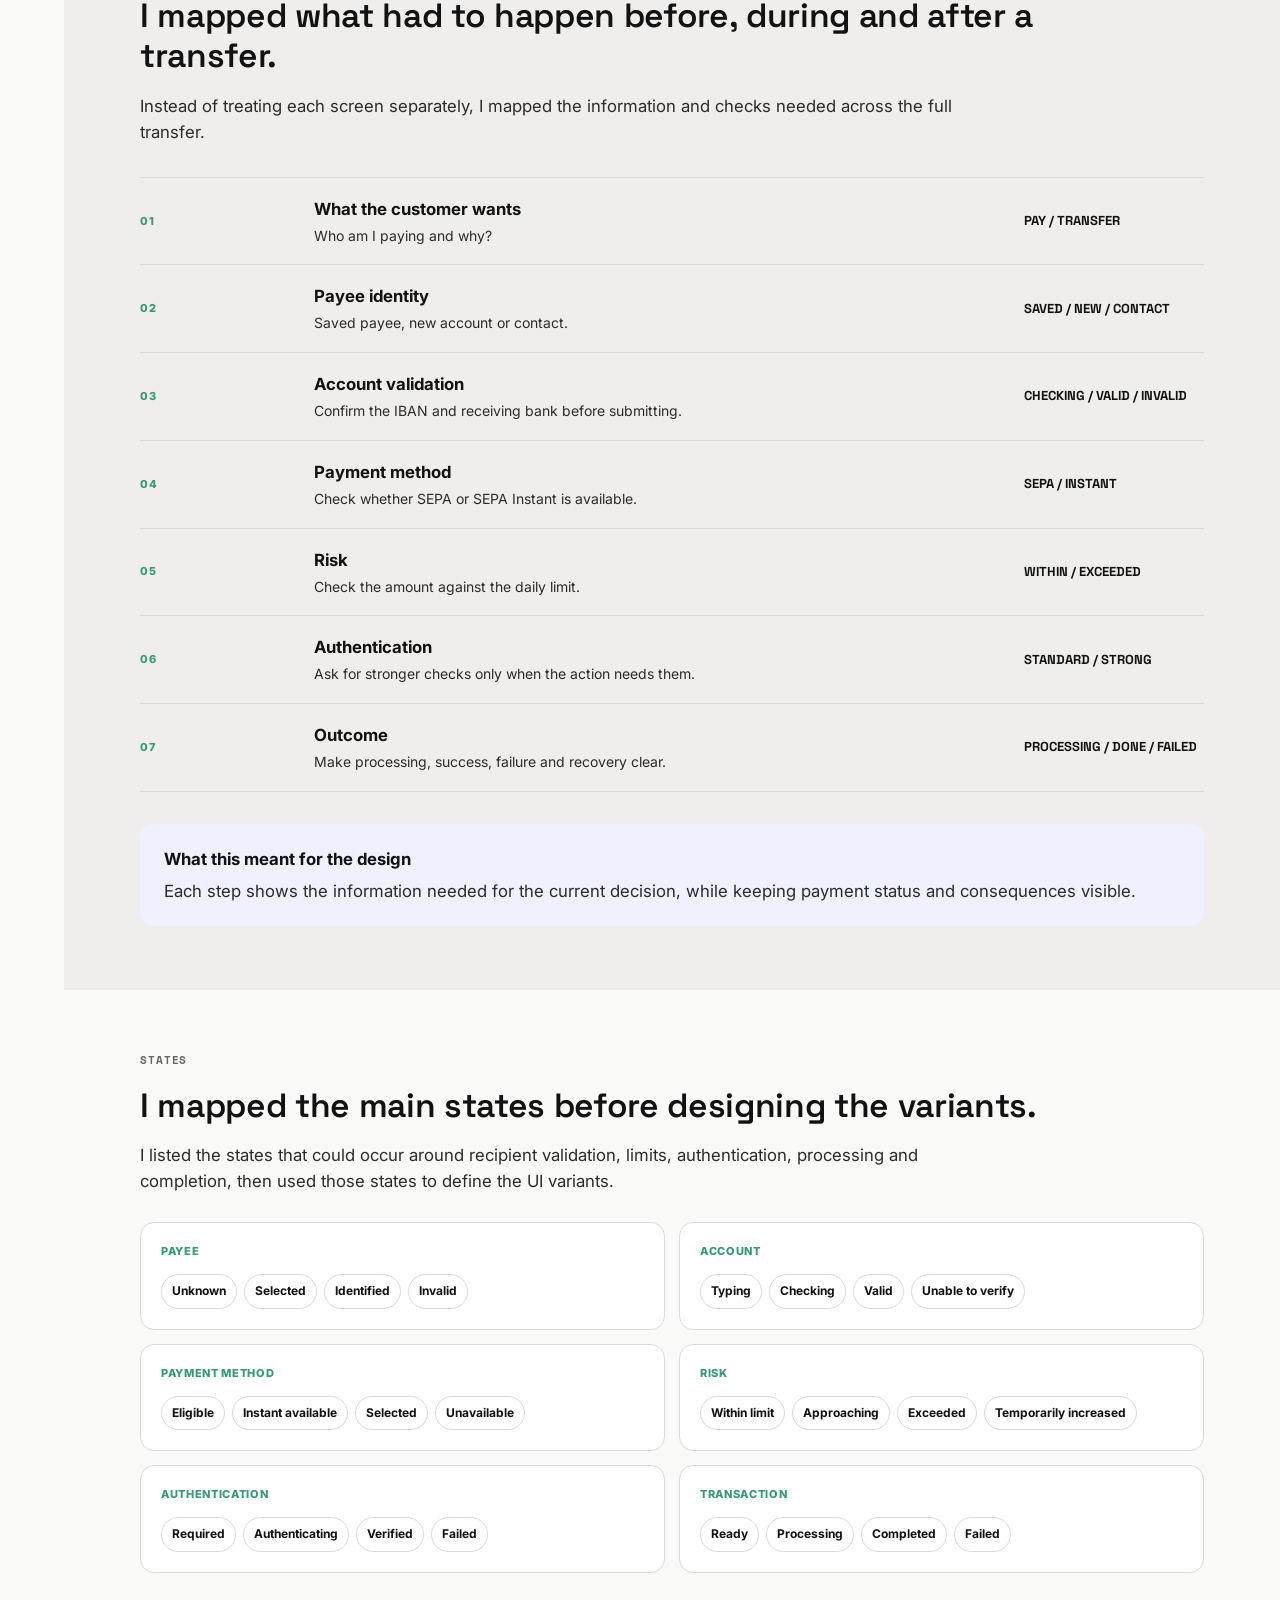
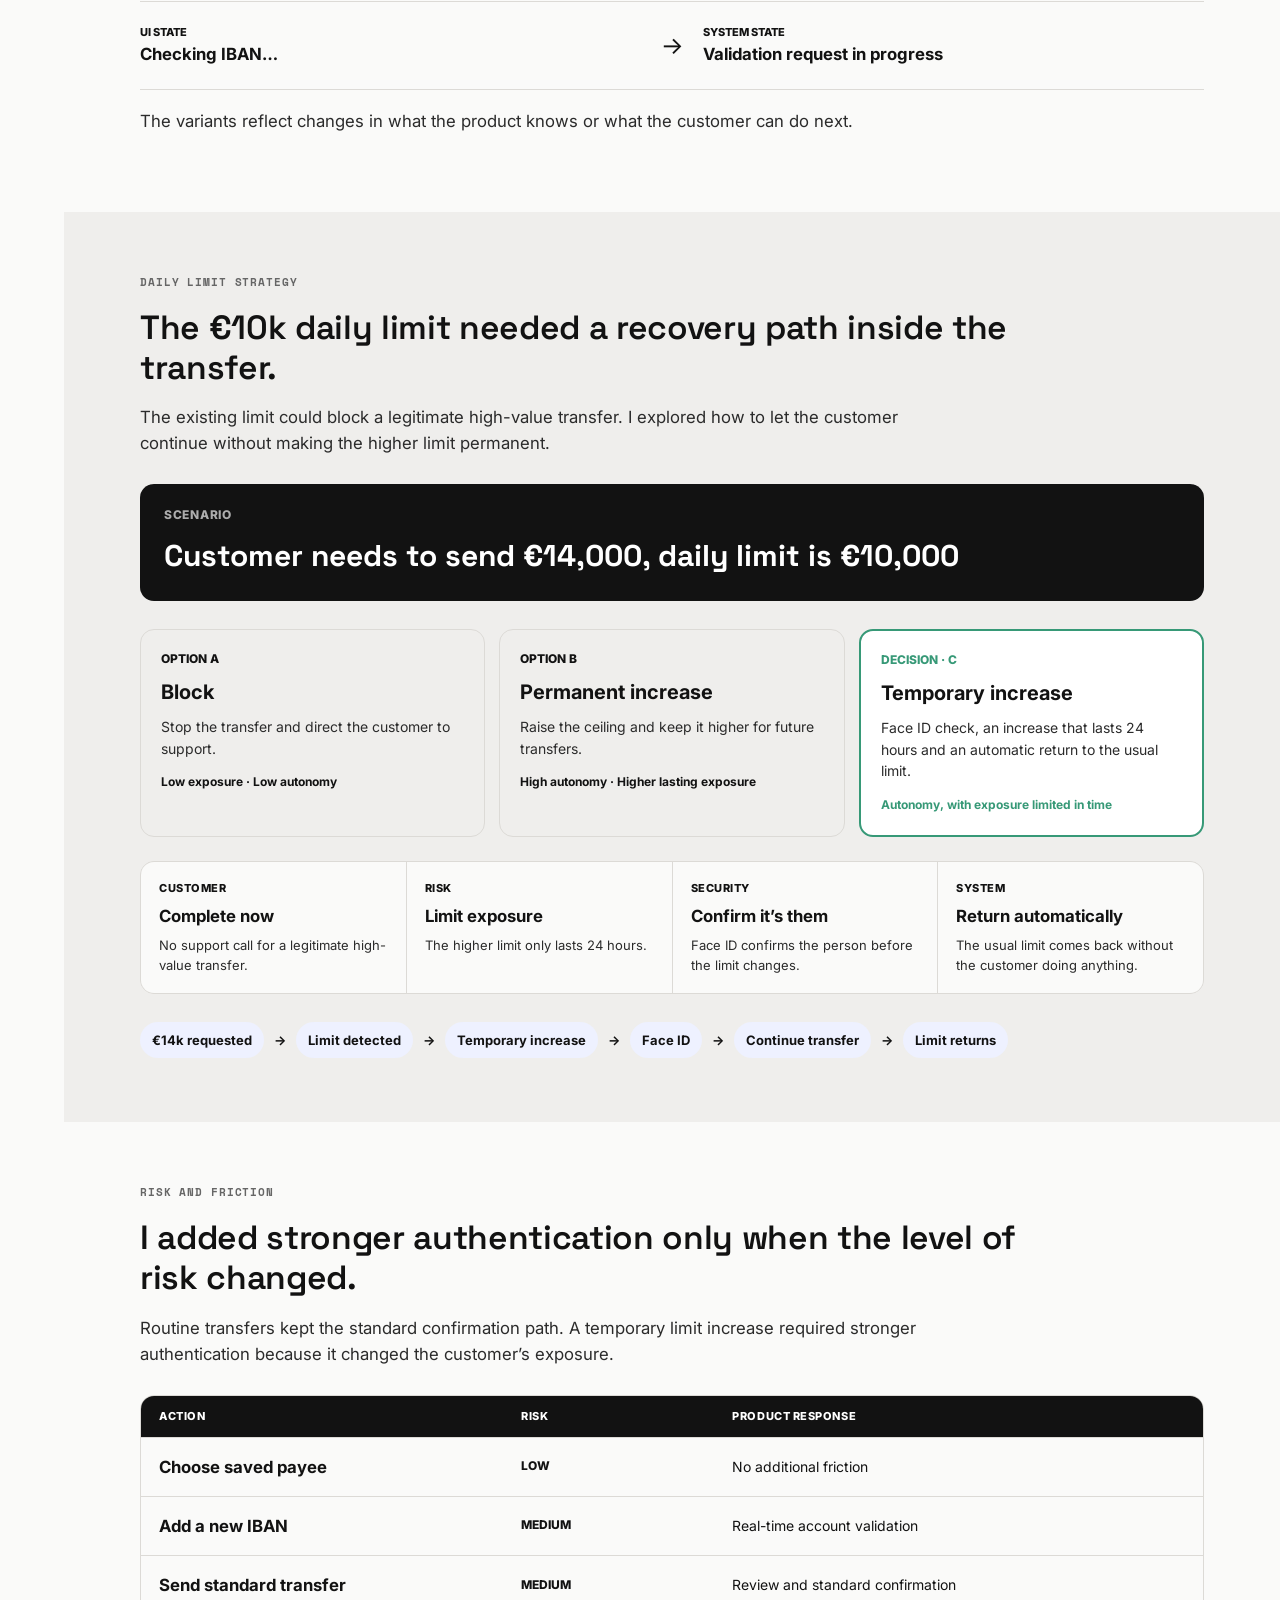
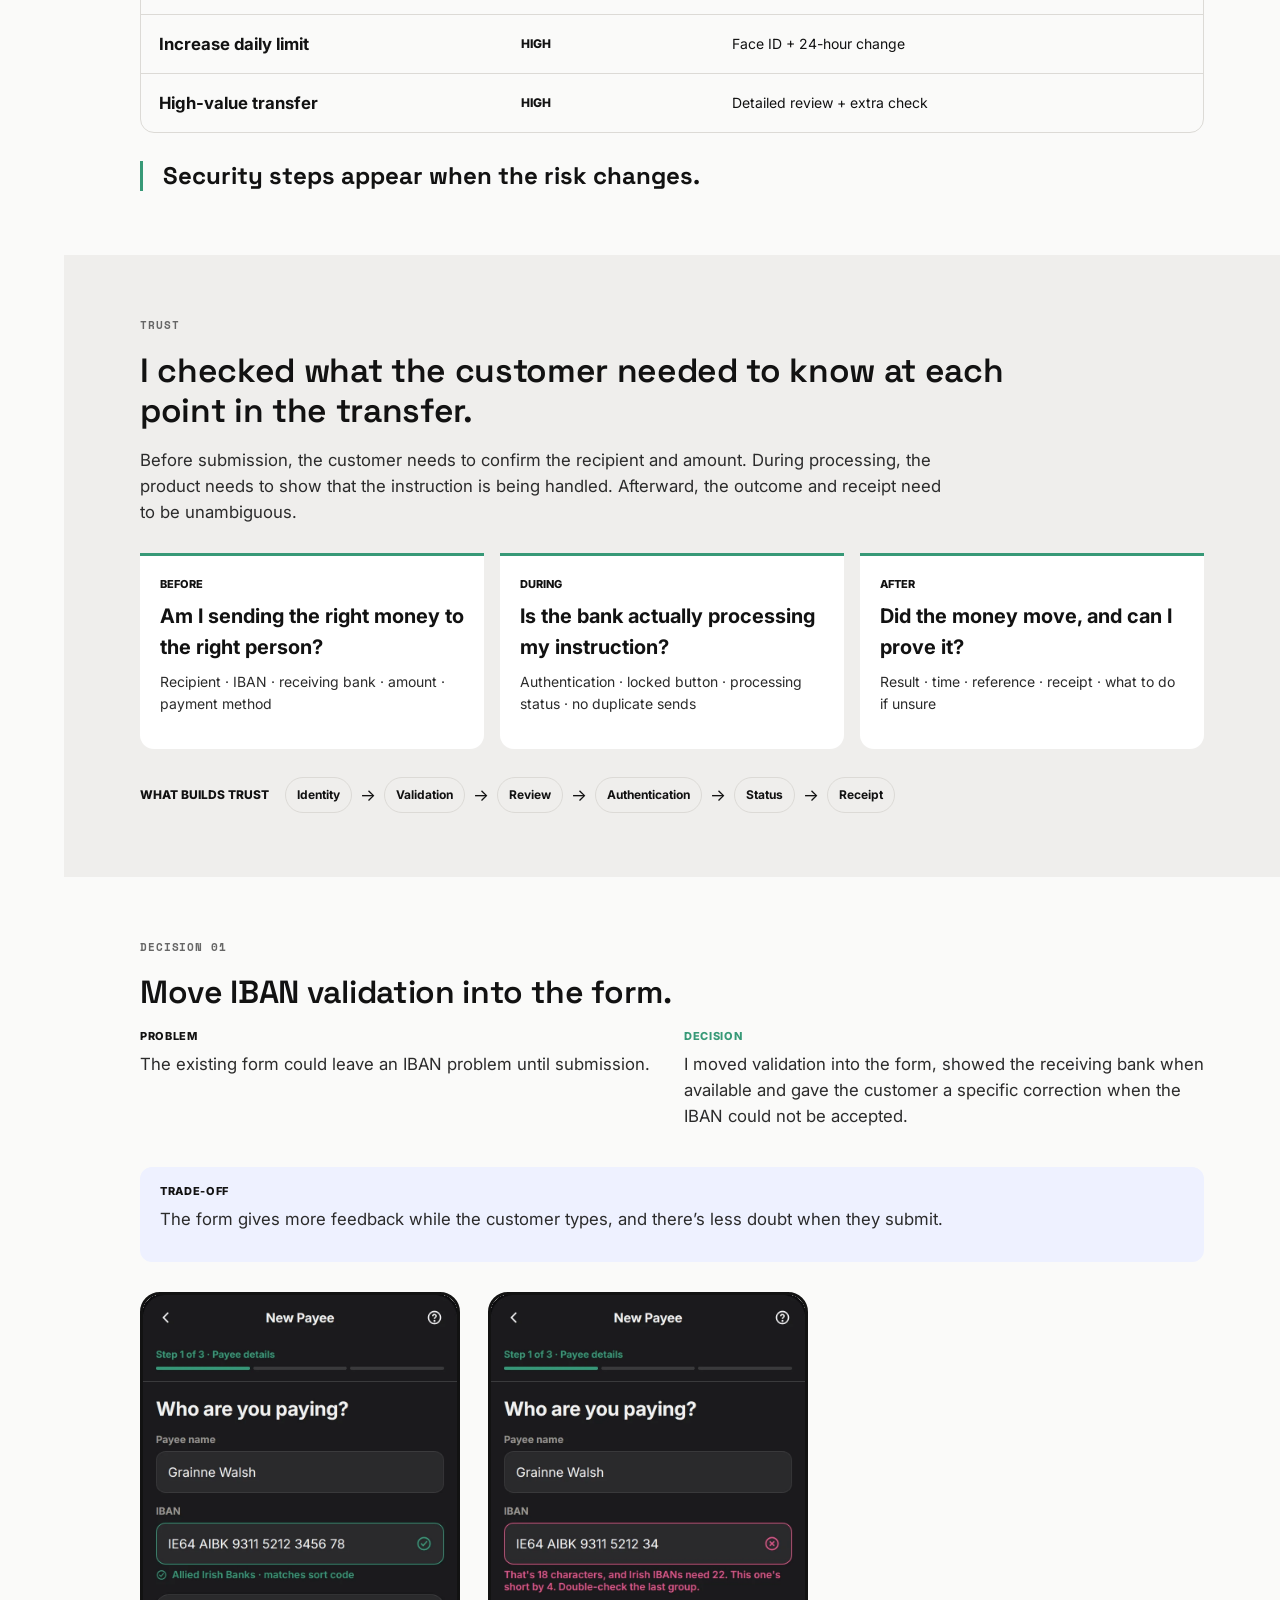
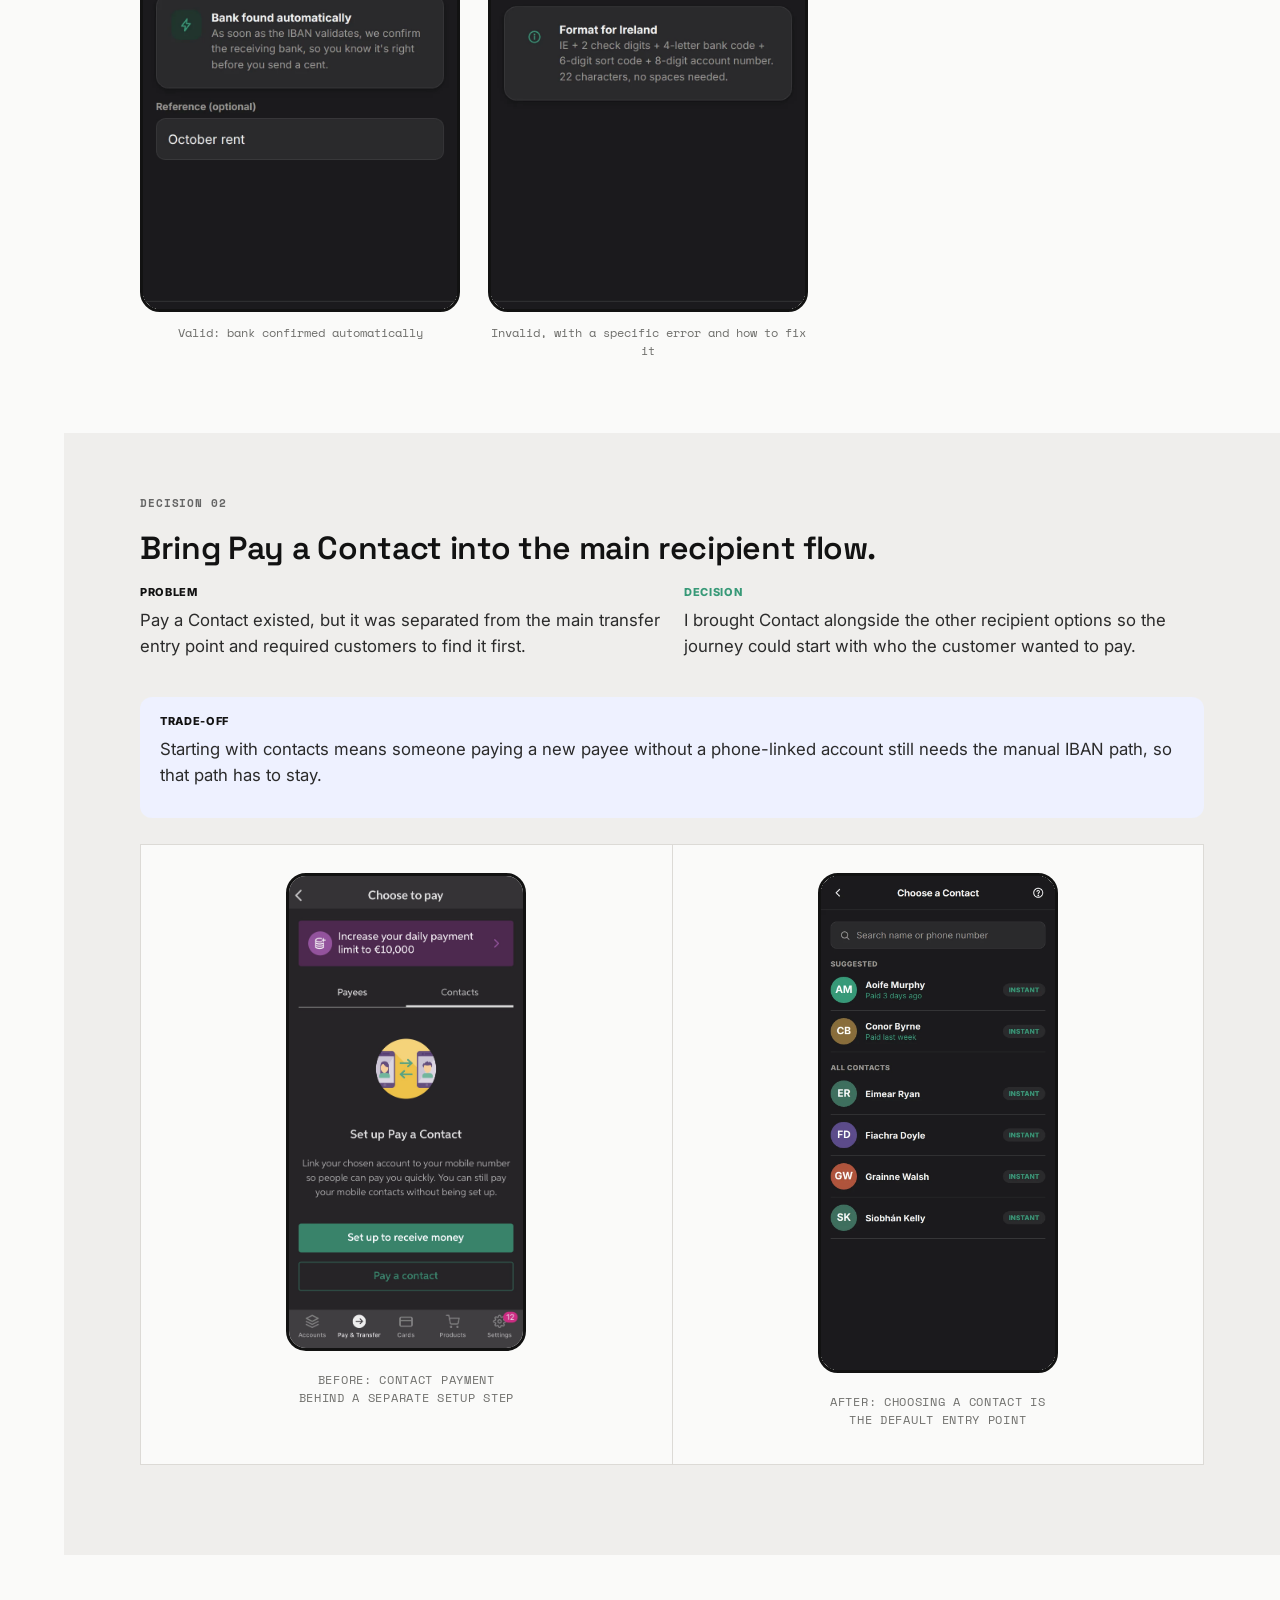
<file: projetos/aib.html>
<!DOCTYPE html>

<html lang="en">
<head>
<meta charset="utf-8"/>
<meta content="width=device-width, initial-scale=1.0" name="viewport"/>
<title>AIB Bank: Pay &amp; Transfer · Lucas Braga</title>
<meta content="Case study: redesigning AIB Bank's Pay &amp; Transfer journey, a senior product design case covering discovery, decisions, trade-offs, components and handoff." name="description"/>
<link href="https://fonts.googleapis.com" rel="preconnect"/>
<link crossorigin="" href="https://fonts.gstatic.com" rel="preconnect"/>
<link href="https://fonts.googleapis.com/css2?family=Space+Grotesk:wght@500;600;700&amp;family=Inter:wght@400;500;600&amp;family=Space+Mono:wght@400;700&amp;family=Sora:wght@500;600;700;800&amp;family=Plus+Jakarta+Sans:wght@400;500;600;700;800&amp;display=swap" rel="stylesheet"/>
<link href="../css/styles.css" rel="stylesheet"/>
<style>@media(max-width:800px){#colaboracao .case-body>div[style*="repeat(3"],#componentes .case-body>div[style*="repeat(2"],#transaction-uncertainty .case-body>div[style*="repeat(5"]{grid-template-columns:1fr!important}#before-after .case-body>div>div{grid-template-columns:1fr!important;gap:8px!important}#before-after .case-body>div>div>div:nth-child(3){display:none}#edgecases table{min-width:720px}}</style><style>
.aib-stage{border:1px solid var(--hairline);border-radius:14px;padding:16px;min-height:116px;display:flex;flex-direction:column;gap:6px}.aib-stage span,.aib-measure span{font-size:11px;font-weight:800;letter-spacing:.08em;color:var(--teal,#379977)}.aib-stage strong,.aib-measure strong{font-family:var(--font-display);font-size:17px}.aib-stage small,.aib-measure small{color:var(--muted);line-height:1.35}.aib-spec-row{display:grid;grid-template-columns:32px 1fr;gap:12px;padding:14px 0;border-top:1px solid var(--hairline);font-size:14px;line-height:1.45}.aib-spec-row:first-of-type{margin-top:12px}.aib-spec-row b{color:var(--teal,#379977)}.aib-access-card{border:1px solid var(--hairline);border-radius:14px;padding:20px;display:grid;grid-template-columns:64px 1fr;column-gap:14px}.aib-access-card>span{grid-row:1/3;font-family:var(--font-display);font-weight:700;color:var(--teal,#379977);font-size:16px}.aib-access-card strong{font-size:15px}.aib-access-card p{grid-column:2;margin:5px 0 0;font-size:13px;color:var(--muted);line-height:1.45}.aib-measure{padding:20px 16px;border-right:1px solid var(--hairline);display:flex;flex-direction:column;gap:7px;min-height:126px}.aib-measure:last-child{border-right:0}
@media(max-width:900px){.aib-stage-map{grid-template-columns:1fr 1fr!important}.aib-handoff-grid{grid-template-columns:1fr!important}.aib-measure-grid{grid-template-columns:1fr 1fr!important}.aib-measure{border-bottom:1px solid var(--hairline)}.aib-access-grid{grid-template-columns:1fr!important}}
@media(max-width:600px){.aib-stage-map,.aib-measure-grid{grid-template-columns:1fr!important}.aib-access-card{grid-template-columns:52px 1fr}}
</style><style>@media(max-width:760px){#contexto .case-body>div[style*="repeat(3,1fr)"],#existente div[style*="repeat(5,1fr)"]{grid-template-columns:1fr!important}}</style>
<style>
.case-body,.case-layout>*{min-width:0}
.case-body img{max-width:100%;height:auto}
.case-body h1,.case-body h2,.case-body h3,.case-body p,.case-body span,.case-body strong{overflow-wrap:break-word}
</style><style id="aib-bb-layout-pass">
@media (min-width:901px){
.case-section .case-layout{display:block!important;max-width:1160px!important;margin-left:auto!important;margin-right:auto!important;padding-left:48px!important;padding-right:48px!important}
.case-section .case-side{width:auto!important;max-width:none!important;margin:0 0 18px 0!important;padding:0!important}
.case-section .case-side-inner{position:static!important;width:auto!important;display:flex!important;align-items:center!important;gap:10px!important;flex-wrap:wrap!important}
.case-section .case-side h4,.case-section .case-side .eyebrow,.case-section .case-side p{margin:0!important}
.case-section .case-side h4{display:inline-flex!important;align-items:center!important;font-size:11px!important;line-height:1.2!important;letter-spacing:.06em!important;text-transform:uppercase!important;color:#222!important;font-weight:700!important}
.case-section .case-side h4:before{content:"•";margin-right:9px;font-size:15px;line-height:1}
.case-section .case-side .eyebrow,.case-section .case-side-inner>p{display:inline-block!important;font-size:11px!important;line-height:1.25!important;letter-spacing:.08em!important;text-transform:uppercase!important;color:#666!important;font-weight:600!important}
.case-section .case-body{width:100%!important;max-width:none!important;margin:0!important;padding:0!important}
.case-section .case-body>h2{max-width:900px!important}
.case-section .case-body>p{max-width:820px!important}
.case-section .case-body figure,.case-section .case-body .case-figure,.case-section .case-body .screen-grid,.case-section .case-body .screens-grid,.case-section .case-body .prototype-grid,.case-section .case-body .comparison-grid,.case-section .case-body .before-after,.case-section .case-body .visual-board,.case-section .case-body .flow-board{max-width:none!important;width:100%!important}
.case-section .case-body img{max-width:100%!important;height:auto!important}
}
@media (min-width:701px) and (max-width:900px){
.case-section .case-layout{display:block!important}
.case-section .case-side{width:auto!important;margin-bottom:16px!important}
.case-section .case-side-inner{position:static!important}
.case-section .case-body{width:100%!important;max-width:none!important}
}
</style><style id="aib-opening-visual-style">
.aib-opening-visual{
  padding:72px 0 88px;
  background:#f5f2f6;
  overflow:hidden;
}
.aib-opening-wrap{
  max-width:1280px!important;
  margin:0 auto;
  padding:0 48px;
}
.aib-opening-copy{
  max-width:760px;
  margin:0 0 28px;
}
.aib-opening-copy .eyebrow{
  margin:0 0 12px;
  font-size:11px;
  line-height:1.2;
  letter-spacing:.12em;
  font-weight:700;
  color:#6f257f;
}
.aib-opening-copy h2{
  margin:0;
  max-width:760px;
  font-size:clamp(32px,4vw,56px);
  line-height:1.02;
  letter-spacing:-.035em;
}
.aib-impact-grid{
  display:grid;
  grid-template-columns:minmax(0,1.42fr) minmax(320px,.78fr);
  gap:20px;
  align-items:stretch;
}
.aib-impact-grid figure{
  margin:0;
  border-radius:24px;
  overflow:hidden;
  background:#6e0877;
  min-width:0;
}
.aib-impact-grid img{
  width:100%;
  height:100%!important;
  display:block;
  object-fit:cover;
}
.aib-impact-main{aspect-ratio:16/9}
.aib-impact-secondary{aspect-ratio:4/3}
.aib-impact-secondary img{object-position:center}
@media(max-width:800px){
  .aib-opening-visual{padding:48px 0 56px}
  .aib-opening-wrap{padding:0 20px}
  .aib-impact-grid{grid-template-columns:1fr}
  .aib-impact-main,.aib-impact-secondary{aspect-ratio:16/10}
}
</style><link rel="stylesheet" href="../css/aib-kit.css"/>
<style id="aib-review-pass">
/* no dot before labels on this case */
.eyebrow::before{ display:none !important; }
.eyebrow{ gap:0; }
.project-hero .back-link{ display:flex; width:max-content; margin-bottom:28px; }
/* benchmark reference image was stretched to full width by the layout pass */
#benchmark .case-body .case-figure.bench-figure{ max-width:440px !important; }
/* components and variants */
.kit-groups{ display:grid; gap:28px; margin-top:32px; }
.kit-head{ display:flex; flex-wrap:wrap; align-items:baseline; gap:4px 16px; margin-bottom:12px; }
.kit-head h3{ font-family:var(--font-display); font-size:1.15rem; font-weight:600; margin:0; }
.kit-head p{ margin:0; font-size:.95rem; color:var(--graphite); max-width:520px; }
.kit-board{ display:grid; grid-template-columns:repeat(2,minmax(0,1fr)); gap:22px 20px; padding:24px; border-radius:18px; background:var(--k-bg); }
.kit-board.kit-3{ grid-template-columns:repeat(3,minmax(0,1fr)); }
.kit-var{ min-width:0; }
.kit-tag{ display:block; font-family:var(--font-mono); font-size:11px; letter-spacing:.08em; text-transform:uppercase; color:#8d8d93; margin-bottom:10px; }
@media (max-width:760px){ .kit-board, .kit-board.kit-3{ grid-template-columns:1fr; padding:18px; } }
</style>
</head>
<body>
<aside aria-hidden="true" class="ruler">
<div class="ruler-track">
<div class="ruler-progress"></div>
<span class="ruler-label"><span data-en="Overview" data-pt="Visão geral">Overview</span></span>
</div>
</aside>
<nav class="nav">
<div class="nav-inner">
<a class="logo" href="../index.html#home">lucas<span>braga</span></a>
<div class="nav-right">
<ul class="nav-links">
<li><a data-en="About" data-pt="Sobre" href="../index.html#sobre">About</a></li>
<li><a data-en="Projects" data-pt="Projetos" href="../index.html#projetos">Projects</a></li>
<li><a data-en="Testimonials" data-pt="Depoimentos" href="../index.html#depoimentos">Testimonials</a></li>
<li><a data-en="Contact" data-pt="Contato" href="../index.html#contato">Contact</a></li>
</ul>
<div aria-label="Language" class="lang-toggle">
<button aria-label="English" class="lang-btn" data-lang-switch="en">EN</button>
<button aria-label="Português" class="lang-btn" data-lang-switch="pt">PT</button>
</div>
<button aria-expanded="false" aria-label="Open menu" class="nav-toggle">
<span></span><span></span><span></span>
</button>
</div>
</div>
</nav>
<main>
<section class="project-hero" data-ruler-en="Overview" data-ruler-pt="Visão geral" id="overview">
<div class="container">
<a class="back-link" href="../index.html#projetos">
<svg fill="none" height="14" stroke="currentColor" stroke-width="2" viewbox="0 0 24 24" width="14"><path d="M19 12H5M12 19l-7-7 7-7"></path></svg>
<span data-en="All projects" data-pt="Todos os projetos">All projects</span>
</a>
<p class="eyebrow" data-en="Project 01 · Digital banking" data-pt="Projeto 01 · Banco digital">Project 01 · Digital banking</p>
<h1 data-en="Redesigning Pay &amp; Transfer for faster, clearer everyday payments." data-pt="Redesenhando o Pay &amp; Transfer para pagamentos do dia a dia mais rápidos e claros.">Redesigning Pay &amp; Transfer for faster, clearer everyday payments.</h1>
<p class="lead" data-en="I redesigned AIB’s Pay &amp; Transfer journey: payee setup, IBAN validation, instant payments, authentication and what happens when the daily limit is reached. The goal was to make common transfers easier to finish while keeping security and payment status clear." data-pt="Redesenhei a jornada de Pay &amp; Transfer do AIB: cadastro de destinatário, validação de IBAN, pagamentos instantâneos, autenticação e o que acontece quando o limite diário é atingido. O objetivo foi facilitar as transferências mais comuns sem perder clareza sobre segurança e status do pagamento.">I redesigned AIB’s Pay &amp; Transfer journey: payee setup, IBAN validation, instant payments, authentication and what happens when the daily limit is reached. The goal was to make common transfers easier to finish while keeping security and payment status clear.</p>
<div class="project-meta">
<div><span data-en="Role" data-pt="Papel">Role</span><strong data-en="Senior Product Designer" data-pt="Product Designer Sênior">Senior Product Designer</strong></div>
<div><span data-en="Scope" data-pt="Escopo">Scope</span><strong data-en="Discovery, product strategy, interaction, UI, prototyping, design system" data-pt="Pesquisa, estratégia de produto, interação, UI, protótipo, design system">Discovery, product strategy, interaction, UI, prototyping, design system</strong></div>
<div><span data-en="Platform" data-pt="Plataforma">Platform</span><strong data-en="iOS &amp; Android" data-pt="iOS e Android">iOS &amp; Android</strong></div>
<div><span data-en="Domain" data-pt="Domínio">Domain</span><strong data-en="Payments, risk, authentication" data-pt="Pagamentos, risco, autenticação">Payments, risk, authentication</strong></div>
</div>
<div class="case-gallery" style="margin-top:32px">
<div class="phone-frame-wrap">
<div class="phone-frame"><img alt="Picking a contact, all instant" src="../assets/img/aib/screen-choose-contact.webp"/></div>
<figcaption data-en="Picking a contact, all instant" data-pt="Escolhendo um contato, tudo instantâneo">Picking a contact, all instant</figcaption>
</div>
<div class="phone-frame-wrap">
<div class="phone-frame"><img alt="Scanning an IBAN from a card or letter" src="../assets/img/aib/screen-scan-iban.webp"/></div>
<figcaption data-en="Scanning an IBAN from a card or letter" data-pt="Lendo um IBAN de um cartão ou carta">Scanning an IBAN from a card or letter</figcaption>
</div>
<div class="phone-frame-wrap">
<div class="phone-frame"><img alt="Reviewing before it's sent" src="../assets/img/aib/screen-review.webp"/></div>
<figcaption data-en="Reviewing before it's sent" data-pt="Revisando antes de enviar">Reviewing before it's sent</figcaption>
</div>
</div>
</div>
</section>

<section class="case-section aib-opening-visual" data-ruler-en="AIB app" data-ruler-pt="App do AIB" id="aib-opening-visual">
<div class="container aib-opening-wrap">
<div class="aib-opening-copy">
<p class="eyebrow" data-en="AIB MOBILE BANKING" data-pt="AIB MOBILE BANKING">AIB MOBILE BANKING</p>
<h2 data-en="The starting point: AIB’s mobile app for iOS and Android." data-pt="O ponto de partida: o app do AIB para iOS e Android.">
        The starting point: AIB’s mobile app for iOS and Android.
      </h2>
</div>
<div class="aib-impact-grid">
<figure class="aib-impact-main">
<img alt="AIB app icon presented on a smartphone" src="../assets/img/aib/opening-app-icon.webp"/>
</figure>
<figure class="aib-impact-secondary">
<img alt="AIB mobile banking login screen" src="../assets/img/aib/opening-login.webp"/>
</figure>
</div>
</div>
</section>
<section class="case-section dim" data-ruler-en="Context" data-ruler-pt="Contexto" id="contexto"><div class="container case-layout"><div class="case-side"><div class="case-side-inner">
<p class="eyebrow" data-en="Context" data-pt="Contexto">Context</p></div></div><div class="case-body">
<h2 data-en="Pay &amp; Transfer needed to become easier without weakening the controls around a bank transfer." data-pt="O Pay &amp; Transfer precisava ficar mais fácil sem enfraquecer os controles de uma transferência bancária.">Pay &amp; Transfer needed to become easier without weakening the controls around a bank transfer.</h2>
<p data-en="More banking activity was moving to mobile and online channels in Ireland, while payment fraud kept security central to the experience. For Pay &amp; Transfer, that meant reducing unnecessary steps in routine transfers without treating higher-risk actions the same way." data-pt="Cada vez mais pagamentos na Irlanda aconteciam pelo celular e pela internet, e a fraude mantinha a segurança no centro da experiência. Para o Pay &amp; Transfer, isso significava cortar etapas desnecessárias nas transferências de rotina sem tratar ações de maior risco do mesmo jeito.">More banking activity was moving to mobile and online channels in Ireland, while payment fraud kept security central to the experience. For Pay &amp; Transfer, that meant reducing unnecessary steps in routine transfers without treating higher-risk actions the same way.</p>
<div style="display:grid;grid-template-columns:repeat(3,1fr);gap:16px;margin:28px 0 18px">
<div style="background:var(--card,#fff);border:1px solid var(--hairline);border-radius:14px;padding:20px"><div style="font-family:var(--font-display);font-size:28px;font-weight:700">36m</div><div data-en="digital banking payments" data-pt="pagamentos por banco digital" style="font-size:13px;font-weight:700;margin-top:6px">digital banking payments</div><div data-en="Q2 2022, the highest quarterly level recorded by BPFI at the time." data-pt="Q2 2022, o maior volume trimestral registrado pela BPFI até então." style="font-size:13px;color:var(--muted);margin-top:4px;line-height:1.4">Q2 2022, the highest quarterly level recorded by BPFI at the time.</div></div>
<div style="background:var(--card,#fff);border:1px solid var(--hairline);border-radius:14px;padding:20px"><div style="font-family:var(--font-display);font-size:28px;font-weight:700">+60%</div><div data-en="online &amp; mobile payments" data-pt="pagamentos online e mobile" style="font-size:13px;font-weight:700;margin-top:6px">online &amp; mobile payments</div><div data-en="Growth between H1 2018 and H1 2023 in Ireland." data-pt="Crescimento entre H1 2018 e H1 2023 na Irlanda." style="font-size:13px;color:var(--muted);margin-top:4px;line-height:1.4">Growth between H1 2018 and H1 2023 in Ireland.</div></div>
<div style="background:var(--card,#fff);border:1px solid var(--hairline);border-radius:14px;padding:20px"><div style="font-family:var(--font-display);font-size:28px;font-weight:700">€84.6m</div><div data-en="fraud losses" data-pt="perdas com fraude" style="font-size:13px;font-weight:700;margin-top:6px">fraud losses</div><div data-en="Reported across frauds and scams in Ireland in 2022." data-pt="Reportadas em fraudes e golpes na Irlanda em 2022." style="font-size:13px;color:var(--muted);margin-top:4px;line-height:1.4">Reported across frauds and scams in Ireland in 2022.</div></div>
</div>
<p data-en="External market figures. They are not AIB product metrics. Sources: Banking &amp; Payments Federation Ireland, Payments Monitor Q2 2022 and Q2 2023; FraudSMART Payment Fraud Report H2 2022. Figures describe the Irish payments market during the period, not performance of this redesign." data-pt="Dados externos de mercado. Não são métricas de produto do AIB. Fontes: Banking &amp; Payments Federation Ireland, Payments Monitor Q2 2022 e Q2 2023; FraudSMART Payment Fraud Report H2 2022. Os números descrevem o mercado irlandês de pagamentos no período, não a performance deste redesign." style="font-size:12px;color:var(--muted);line-height:1.55">External market figures. They are not AIB product metrics. Sources: Banking &amp; Payments Federation Ireland, Payments Monitor Q2 2022 and Q2 2023; FraudSMART Payment Fraud Report H2 2022. Figures describe the Irish payments market during the period, not performance of this redesign.</p>
</div></div></section>
<section class="case-section" data-ruler-en="Final experience" data-ruler-pt="Experiência final" id="experiencia"><div class="container case-layout"><div class="case-side"><div class="case-side-inner">
<p class="eyebrow" data-en="Final experience" data-pt="Experiência final">Final experience</p>
</div></div>
<div class="case-body">
<h2 data-en="The final flow covered five stages across thirteen screens." data-pt="O fluxo final cobre cinco etapas em treze telas.">The final flow covered five stages across thirteen screens.</h2>
<p data-en="The screens follow the order of the customer task: choose a recipient, validate details, enter the amount, confirm security checks and see the outcome." data-pt="As telas seguem a ordem da tarefa do cliente: escolher o destinatário, validar os dados, informar o valor, passar pelas verificações de segurança e ver o resultado.">The screens follow the order of the customer task: choose a recipient, validate details, enter the amount, confirm security checks and see the outcome.</p>
<div class="aib-stage-map" style="display:grid;grid-template-columns:repeat(5,1fr);gap:10px;margin:30px 0 34px">
<div class="aib-stage"><span>01</span><strong data-en="Choose" data-pt="Escolher">Choose</strong><small data-en="Saved · Contact · New" data-pt="Salvo · Contato · Novo">Saved · Contact · New</small></div>
<div class="aib-stage"><span>02</span><strong data-en="Identify" data-pt="Identificar">Identify</strong><small data-en="IBAN · Bank · Eligibility" data-pt="IBAN · Banco · Elegibilidade">IBAN · Bank · Eligibility</small></div>
<div class="aib-stage"><span>03</span><strong data-en="Transfer" data-pt="Transferir">Transfer</strong><small data-en="Amount · Method · Review" data-pt="Valor · Forma · Revisão">Amount · Method · Review</small></div>
<div class="aib-stage"><span>04</span><strong data-en="Secure" data-pt="Proteger">Secure</strong><small data-en="Risk · Limit · Face ID" data-pt="Risco · Limite · Face ID">Risk · Limit · Face ID</small></div>
<div class="aib-stage"><span>05</span><strong data-en="Resolve" data-pt="Resolver">Resolve</strong><small data-en="Processing · Receipt · Recovery" data-pt="Processando · Comprovante · Recuperação">Processing · Receipt · Recovery</small></div>
</div>
<div style="border-top:1px solid var(--hairline);border-bottom:1px solid var(--hairline);padding:18px 0;margin-bottom:28px;display:grid;grid-template-columns:140px 1fr;gap:20px">
<strong data-en="How the screens work" data-pt="Como as telas funcionam">How the screens work</strong>
<p data-en="Each screen focuses on the decision available at that step and keeps enough context for the customer to understand what happens next." data-pt="Cada tela foca na decisão daquele momento e mantém contexto suficiente para o cliente entender o que vem depois." style="margin:0">Each screen focuses on the decision available at that step and keeps enough context for the customer to understand what happens next.</p>
</div>
<div class="case-gallery" style="flex-wrap:wrap"><div class="phone-frame-wrap">
<div class="phone-frame"><img alt="Entry point, Pay a Contact leads" src="../assets/img/aib/screen-pay-transfer.webp"/></div>
<figcaption data-en="Entry point, Pay a Contact leads" data-pt="Entrada, com Pay a Contact em primeiro">Entry point, Pay a Contact leads</figcaption>
</div><div class="phone-frame-wrap">
<div class="phone-frame"><img alt="Choosing how to add a payee" src="../assets/img/aib/screen-add-payee.webp"/></div>
<figcaption data-en="Choosing how to add a payee" data-pt="Escolhendo como adicionar um destinatário">Choosing how to add a payee</figcaption>
</div><div class="phone-frame-wrap">
<div class="phone-frame"><img alt="Picking a contact, all instant" src="../assets/img/aib/screen-choose-contact.webp"/></div>
<figcaption data-en="Picking a contact, all instant" data-pt="Escolhendo um contato, tudo instantâneo">Picking a contact, all instant</figcaption>
</div><div class="phone-frame-wrap">
<div class="phone-frame"><img alt="Scanning an IBAN from a card or letter" src="../assets/img/aib/screen-scan-iban.webp"/></div>
<figcaption data-en="Scanning an IBAN from a card or letter" data-pt="Lendo um IBAN de um cartão ou carta">Scanning an IBAN from a card or letter</figcaption>
</div><div class="phone-frame-wrap">
<div class="phone-frame"><img alt="IBAN validated, bank confirmed" src="../assets/img/aib/screen-iban-valid.webp"/></div>
<figcaption data-en="IBAN validated, bank confirmed" data-pt="IBAN validado, banco confirmado">IBAN validated, bank confirmed</figcaption>
</div><div class="phone-frame-wrap">
<div class="phone-frame"><img alt="IBAN invalid, actionable error" src="../assets/img/aib/screen-iban-invalid.webp"/></div>
<figcaption data-en="IBAN invalid, with how to fix it" data-pt="IBAN inválido, com como corrigir">IBAN invalid, with how to fix it</figcaption>
</div><div class="phone-frame-wrap">
<div class="phone-frame"><img alt="Amount, live SEPA Instant" src="../assets/img/aib/screen-amount-sepa.webp"/></div>
<figcaption data-en="Amount, with SEPA Instant availability" data-pt="Valor, com disponibilidade do SEPA Instant">Amount, with SEPA Instant availability</figcaption>
</div><div class="phone-frame-wrap">
<div class="phone-frame"><img alt="Reviewing before it's sent" src="../assets/img/aib/screen-review.webp"/></div>
<figcaption data-en="Reviewing before it's sent" data-pt="Revisando antes de enviar">Reviewing before it's sent</figcaption>
</div><div class="phone-frame-wrap">
<div class="phone-frame"><img alt="Authenticating with Face ID" src="../assets/img/aib/screen-face-id.webp"/></div>
<figcaption data-en="Authenticating with Face ID" data-pt="Autenticando com Face ID">Authenticating with Face ID</figcaption>
</div><div class="phone-frame-wrap">
<div class="phone-frame"><img alt="Confirmation with a real receipt" src="../assets/img/aib/screen-payment-sent.webp"/></div>
<figcaption data-en="Confirmation with a full receipt" data-pt="Confirmação com comprovante completo">Confirmation with a full receipt</figcaption>
</div><div class="phone-frame-wrap">
<div class="phone-frame"><img alt="Daily limit, the guardrail explained" src="../assets/img/aib/screen-daily-limit.webp"/></div>
<figcaption data-en="Daily limit, explained" data-pt="Limite diário, explicado">Daily limit, explained</figcaption>
</div><div class="phone-frame-wrap">
<div class="phone-frame"><img alt="Self-service increase, 24 hours" src="../assets/img/aib/screen-limit-increase.webp"/></div>
<figcaption data-en="Increase for 24 hours" data-pt="Aumento por 24 horas">Increase for 24 hours</figcaption>
</div><div class="phone-frame-wrap">
<div class="phone-frame"><img alt="Blocked, with a way out in context" src="../assets/img/aib/screen-over-limit.webp"/></div>
<figcaption data-en="Blocked, with a way out in context" data-pt="Bloqueado, com saída no contexto">Blocked, with a way out in context</figcaption>
</div></div>
</div></div></section>
<section class="case-section dim" data-ruler-en="What existed" data-ruler-pt="O que existia" id="existente"><div class="container case-layout"><div class="case-side"><div class="case-side-inner">
<p class="eyebrow" data-en="What existed / What I redesigned" data-pt="O que já existia / O que eu redesenhei">What existed / What I redesigned</p>
</div></div>
<div class="case-body">
<h2 data-en="The existing journey worked, but validation, contacts, limits and feedback felt disconnected." data-pt="A jornada funcionava, mas validação, contatos, limites e feedback não conversavam entre si.">The existing journey worked, but validation, contacts, limits and feedback felt disconnected.</h2>
<div style="margin:26px 0 34px"><div data-en="Project sequence" data-pt="Sequência do projeto" style="font-size:11px;font-weight:800;letter-spacing:.08em;text-transform:uppercase;color:var(--muted);margin-bottom:14px">Project sequence</div><div style="display:grid;grid-template-columns:repeat(5,1fr);gap:0;border-top:1px solid var(--hairline)">
<div style="padding:16px 14px 0 0"><div style="font-size:11px;color:var(--muted)">01</div><strong data-en="Existing product" data-pt="Produto existente" style="font-size:14px">Existing product</strong><p data-en="Mapped the current Pay &amp; Transfer journey and its constraints." data-pt="Mapeei a jornada atual de Pay &amp; Transfer e suas restrições." style="font-size:12px;margin-top:5px">Mapped the current Pay &amp; Transfer journey and its constraints.</p></div>
<div style="padding:16px 14px 0"><div style="font-size:11px;color:var(--muted)">02</div><strong data-en="UX audit" data-pt="Auditoria de UX" style="font-size:14px">UX audit</strong><p data-en="Identified friction, delayed feedback and dead ends." data-pt="Identifiquei atritos, feedback tardio e becos sem saída." style="font-size:12px;margin-top:5px">Identified friction, delayed feedback and dead ends.</p></div>
<div style="padding:16px 14px 0"><div style="font-size:11px;color:var(--muted)">03</div><strong data-en="Benchmark" data-pt="Benchmark" style="font-size:14px">Benchmark</strong><p data-en="Compared how other digital banks handle the same tasks." data-pt="Comparei como outros bancos digitais resolvem as mesmas tarefas." style="font-size:12px;margin-top:5px">Compared how other digital banks handle the same tasks.</p></div>
<div style="padding:16px 14px 0"><div style="font-size:11px;color:var(--muted)">04</div><strong data-en="System redesign" data-pt="Redesign do sistema" style="font-size:14px">System redesign</strong><p data-en="Reworked validation, recipient paths, limits, feedback and authentication." data-pt="Redesenhei validação, destinatários, limites, feedback e autenticação." style="font-size:12px;margin-top:5px">Reworked validation, recipient paths, limits, feedback and authentication.</p></div>
<div style="padding:16px 0 0 14px"><div style="font-size:11px;color:var(--muted)">05</div><strong data-en="High-fidelity prototype" data-pt="Protótipo em alta fidelidade" style="font-size:14px">High-fidelity prototype</strong><p data-en="Connected the full journey, including errors and recovery." data-pt="Conectei a jornada inteira, incluindo erros e recuperação." style="font-size:12px;margin-top:5px">Connected the full journey, including errors and recovery.</p></div>
</div><p data-en="Note: this shows the order of the work. Internal milestone dates are not included." data-pt="Nota: isto mostra a ordem do trabalho. As datas internas dos marcos não estão incluídas." style="font-size:11px;color:var(--muted);margin-top:16px">Note: this shows the order of the work. Internal milestone dates are not included.</p></div>
<div style="display:grid;grid-template-columns:1fr 1fr;gap:24px;margin-bottom:8px">
<div><div data-en="Existing experience" data-pt="Experiência existente" style="font-size:12px;font-weight:800;letter-spacing:.06em;text-transform:uppercase;color:var(--muted)">Existing experience</div>
<div data-en="Functional, but fragmented" data-pt="Funcional, porém fragmentada" style="font-weight:700;margin:6px 0">Functional, but fragmented</div>
<p data-en="Static IBAN guidance, limited inline feedback, contact payments outside the primary path and a daily limit that behaved like a dead end." data-pt="Orientação estática de IBAN, feedback inline limitado, pagamentos por contato fora do caminho principal e um limite diário que se comportava como beco sem saída.">Static IBAN guidance, limited inline feedback, contact payments outside the primary path and a daily limit that behaved like a dead end.</p></div>
<div><div data-en="Redesigned experience" data-pt="Experiência redesenhada" style="font-size:12px;font-weight:800;letter-spacing:.06em;text-transform:uppercase;color:var(--teal,#379977)">Redesigned experience</div>
<div data-en="Guided, with feedback and a way out" data-pt="Guiada, com feedback e com saída" style="font-weight:700;margin:6px 0">Guided, with feedback and a way out</div>
<p data-en="Real-time validation, visible instant payments, clear feedback, strong authentication and recovery at the moment it is needed." data-pt="Validação em tempo real, pagamento instantâneo visível, feedback claro, autenticação forte e recuperação no momento em que ela é necessária.">Real-time validation, visible instant payments, clear feedback, strong authentication and recovery at the moment it is needed.</p></div>
</div>
<div class="case-compare"><figure style="margin:0;background:var(--paper);padding:28px 20px;display:flex;justify-content:center;align-items:flex-start"><div class="phone-frame-wrap">
<div class="phone-frame"><img alt="Before: the real AIB app" src="../assets/img/aib-pay-transfer.jpg"/></div>
<figcaption data-en="Before: the real AIB app" data-pt="Antes: o app real do AIB">Before: the real AIB app</figcaption>
</div></figure><figure style="margin:0;background:var(--paper);padding:28px 20px;display:flex;justify-content:center;align-items:flex-start"><div class="phone-frame-wrap">
<div class="phone-frame"><img alt="After: Pay a Contact leads the grid, tagged Instant" src="../assets/img/aib/screen-pay-transfer.webp"/></div>
<figcaption data-en="After: Pay a Contact leads the grid, tagged Instant" data-pt="Depois: Pay a Contact abre a grade, marcado como Instant">After: Pay a Contact leads the grid, tagged Instant</figcaption>
</div></figure></div>
</div></div></section>
<section class="case-section" data-ruler-en="My role" data-ruler-pt="Meu papel" id="papel"><div class="container case-layout"><div class="case-side"><div class="case-side-inner">
<p class="eyebrow" data-en="My role" data-pt="Meu papel">My role</p>
</div></div>
<div class="case-body">
<h2 data-en="My role covered the audit, interaction decisions, UI, prototyping and delivery." data-pt="Fui responsável pela auditoria, pelas decisões de interação, pela UI, pelo protótipo e pela entrega.">My role covered the audit, interaction decisions, UI, prototyping and delivery.</h2>
<div style="display:flex;flex-direction:column;margin-bottom:24px">
<div style="display:flex;gap:20px;padding:18px 0;border-top:1px solid var(--hairline)">
<div data-en="Discover" data-pt="Descobrir" style="width:100px;flex-shrink:0;font-weight:800;font-size:13px;letter-spacing:.05em;text-transform:uppercase;color:var(--teal,#379977)">Discover</div>
<div><div data-en="Mapped the journey" data-pt="Mapeei a jornada" style="font-weight:700">Mapped the journey</div><p data-en="Audited the existing experience, mapped friction and compared patterns across digital banking products." data-pt="Auditei a experiência existente, mapeei atritos e comparei padrões entre produtos de banking digital." style="margin-top:4px">Audited the existing experience, mapped friction and compared patterns across digital banking products.</p></div>
</div>
<div style="display:flex;gap:20px;padding:18px 0;border-top:1px solid var(--hairline)">
<div data-en="Define" data-pt="Definir" style="width:100px;flex-shrink:0;font-weight:800;font-size:13px;letter-spacing:.05em;text-transform:uppercase;color:var(--teal,#379977)">Define</div>
<div><div data-en="Turned constraints into design principles" data-pt="Transformei restrições em princípios de design" style="font-weight:700">Turned constraints into design principles</div><p data-en="Balanced customer speed with payment risk, authentication and regulatory expectations." data-pt="Equilibrei a velocidade do cliente com risco de pagamento, autenticação e expectativas regulatórias." style="margin-top:4px">Balanced customer speed with payment risk, authentication and regulatory expectations.</p></div>
</div>
<div style="display:flex;gap:20px;padding:18px 0;border-top:1px solid var(--hairline)">
<div data-en="Design" data-pt="Design" style="width:100px;flex-shrink:0;font-weight:800;font-size:13px;letter-spacing:.05em;text-transform:uppercase;color:var(--teal,#379977)">Design</div>
<div><div data-en="Designed the whole flow, including errors" data-pt="Desenhei o fluxo inteiro, incluindo os erros" style="font-weight:700">Designed the whole flow, including errors</div><p data-en="High-fidelity UI, component variants, error states, recovery, accessibility and interaction behaviour." data-pt="UI em alta fidelidade, variantes de componentes, estados de erro, recuperação, acessibilidade e comportamento de interação." style="margin-top:4px">High-fidelity UI, component variants, error states, recovery, accessibility and interaction behaviour.</p></div>
</div>
</div>
<p data-en="Working across functions:" data-pt="Trabalhando entre áreas:">Working across functions:</p>
<div style="display:flex;flex-direction:column">
<div style="display:flex;gap:20px;padding:14px 0;border-top:1px solid var(--hairline)">
<div style="width:180px;flex-shrink:0"><div data-en="Product" data-pt="Produto" style="font-weight:700;font-size:14px">Product</div>
<div data-en="Problem framing, prioritisation, success criteria" data-pt="Definição do problema, priorização, critérios de sucesso" style="font-size:12px;color:var(--muted)">Problem framing, prioritisation, success criteria</div></div>
<p data-en="Aligned customer value with business and operational constraints." data-pt="Alinhei o valor para o cliente com as restrições do negócio e da operação." style="font-size:14px">Aligned customer value with business and operational constraints.</p>
</div>
<div style="display:flex;gap:20px;padding:14px 0;border-top:1px solid var(--hairline)">
<div style="width:180px;flex-shrink:0"><div data-en="Engineering" data-pt="Engenharia" style="font-weight:700;font-size:14px">Engineering</div>
<div data-en="Validation logic, authentication, feasibility" data-pt="Lógica de validação, autenticação, viabilidade" style="font-size:12px;color:var(--muted)">Validation logic, authentication, feasibility</div></div>
<p data-en="Designed the states around what the system can know, and when." data-pt="Desenhei os estados a partir do que o sistema consegue saber, e em que momento." style="font-size:14px">Designed the states around what the system can know, and when.</p>
</div>
<div style="display:flex;gap:20px;padding:14px 0;border-top:1px solid var(--hairline)">
<div style="width:180px;flex-shrink:0"><div data-en="Risk &amp; Security" data-pt="Risco e Segurança" style="font-weight:700;font-size:14px">Risk &amp; Security</div>
<div data-en="Limits, strong authentication, recovery" data-pt="Limites, autenticação forte, recuperação" style="font-size:12px;color:var(--muted)">Limits, strong authentication, recovery</div></div>
<p data-en="Kept controls visible without turning them into dead ends." data-pt="Mantive os controles visíveis sem transformá-los em becos sem saída." style="font-size:14px">Kept controls visible without turning them into dead ends.</p>
</div>
</div>
</div></div></section>
<section class="case-section dim" data-ruler-en="Benchmark" data-ruler-pt="Benchmark" id="benchmark"><div class="container case-layout"><div class="case-side"><div class="case-side-inner">
<p class="eyebrow" data-en="Benchmark" data-pt="Benchmark">Benchmark</p>
</div></div>
<div class="case-body">
<h2 data-en="I used the benchmark to compare specific interaction patterns." data-pt="Usei o benchmark para comparar padrões de interação específicos.">I used the benchmark to compare specific interaction patterns.</h2>
<p data-en="I looked at Revolut, N26 and Monzo for patterns that are already common in digital banking, and at Pix as a reference from a different payment context. I compared real-time validation, paying contacts, transaction feedback and how limits are handled, then decided what fit AIB." data-pt="Olhei Revolut, N26 e Monzo para entender padrões que já são comuns em bancos digitais, e o Pix como referência de outro contexto de pagamento. Comparei validação em tempo real, pagamento para contatos, feedback da transação e tratamento de limites, e depois decidi o que fazia sentido para o AIB.">I looked at Revolut, N26 and Monzo for patterns that are already common in digital banking, and at Pix as a reference from a different payment context. I compared real-time validation, paying contacts, transaction feedback and how limits are handled, then decided what fit AIB.</p>
<div class="process-steps">
<div class="process-step">
<span class="n">01</span>
<div><strong data-en="Validation before submitting" data-pt="Validação antes do envio">Validation before submitting</strong>
<p data-en="Customers should know whether an IBAN is valid before submitting the form." data-pt="O cliente deveria saber se um IBAN é válido antes de enviar o formulário.">Customers should know whether an IBAN is valid before submitting the form.</p></div>
</div>
<div class="process-step">
<span class="n">02</span>
<div><strong data-en="People before account numbers" data-pt="Pessoas antes do número da conta">People before account numbers</strong>
<p data-en="When possible, choosing a person should feel closer to messaging than filling a bank form." data-pt="Quando possível, escolher uma pessoa deveria parecer mais perto de mandar mensagem do que preencher um formulário de banco.">When possible, choosing a person should feel closer to messaging than filling a bank form.</p></div>
</div>
<div class="process-step">
<span class="n">03</span>
<div><strong data-en="Limits need a way out" data-pt="Limite precisa ter saída">Limits need a way out</strong>
<p data-en="A security limit can protect customers without forcing a support call." data-pt="Um limite de segurança pode proteger o cliente sem forçar uma ligação pro suporte.">A security limit can protect customers without forcing a support call.</p></div>
</div>
</div>
<div class="case-figure bench-figure" style="margin-top:24px">
<img alt="Reference cards from Revolut, N26, Monzo and Pix used as benchmarking input" src="../assets/img/aib-bench-cards.jpg"/>
<figcaption data-en="Reference set used for the benchmark" data-pt="Conjunto de referência usado no benchmark">Reference set used for the benchmark</figcaption>
</div>
</div></div></section>
<section class="case-section" data-ruler-en="Audit" data-ruler-pt="Auditoria" id="principio"><div class="container case-layout"><div class="case-side"><div class="case-side-inner">
<p class="eyebrow" data-en="Audit findings" data-pt="O que a auditoria mostrou">Audit findings</p>
</div></div>
<div class="case-body">
<h2 data-en="The audit showed four interaction problems I could fix." data-pt="A auditoria mostrou quatro problemas de interação que eu podia resolver.">The audit showed four interaction problems I could fix.</h2>
<p data-en="IBAN errors appeared too late, Pay a Contact sat outside the main transfer path, completed steps gave little feedback, and the daily limit could stop a transfer without a clear recovery path. These became the four areas I focused on." data-pt="Erros de IBAN apareciam tarde demais, o Pay a Contact ficava fora do caminho principal, as etapas concluídas davam pouco retorno e o limite diário podia travar uma transferência sem mostrar como seguir. Esses viraram os quatro focos do trabalho." style="font-size:19px;color:var(--ink)">IBAN errors appeared too late, Pay a Contact sat outside the main transfer path, completed steps gave little feedback, and the daily limit could stop a transfer without a clear recovery path. These became the four areas I focused on.</p>
</div></div></section>
<section class="case-section dim" data-ruler-en="Payment flow" data-ruler-pt="Fluxo de pagamento" id="payment-system"><div class="container case-layout"><div class="case-side"><div class="case-side-inner">
<p class="eyebrow" data-en="Payment flow" data-pt="Fluxo de pagamento">Payment flow</p>
</div></div><div class="case-body">
<h2 data-en="I mapped what had to happen before, during and after a transfer." data-pt="Mapeei o que precisava acontecer antes, durante e depois de uma transferência.">I mapped what had to happen before, during and after a transfer.</h2>
<p data-en="Instead of treating each screen separately, I mapped the information and checks needed across the full transfer." data-pt="Em vez de tratar cada tela separadamente, mapeei as informações e verificações necessárias ao longo de toda a transferência.">Instead of treating each screen separately, I mapped the information and checks needed across the full transfer.</p>
<div style="margin:32px 0;border-top:1px solid var(--hairline)">
<div style="display:grid;grid-template-columns:150px 1fr 180px;gap:24px;padding:18px 0;border-bottom:1px solid var(--hairline);align-items:center"><div style="font-size:11px;font-weight:800;letter-spacing:.06em;text-transform:uppercase;color:var(--teal,#379977)">01</div><div><strong data-en="What the customer wants" data-pt="O que o cliente quer">What the customer wants</strong><p data-en="Who am I paying and why?" data-pt="Para quem estou pagando e por quê?" style="margin:3px 0 0;font-size:14px">Who am I paying and why?</p></div><div style="font-family:var(--font-display);font-size:13px;font-weight:700;color:var(--muted)">PAY / TRANSFER</div></div><div style="display:grid;grid-template-columns:150px 1fr 180px;gap:24px;padding:18px 0;border-bottom:1px solid var(--hairline);align-items:center"><div style="font-size:11px;font-weight:800;letter-spacing:.06em;text-transform:uppercase;color:var(--teal,#379977)">02</div><div><strong data-en="Payee identity" data-pt="Identidade do destinatário">Payee identity</strong><p data-en="Saved payee, new account or contact." data-pt="Destinatário salvo, nova conta ou contato." style="margin:3px 0 0;font-size:14px">Saved payee, new account or contact.</p></div><div style="font-family:var(--font-display);font-size:13px;font-weight:700;color:var(--muted)">SAVED / NEW / CONTACT</div></div><div style="display:grid;grid-template-columns:150px 1fr 180px;gap:24px;padding:18px 0;border-bottom:1px solid var(--hairline);align-items:center"><div style="font-size:11px;font-weight:800;letter-spacing:.06em;text-transform:uppercase;color:var(--teal,#379977)">03</div><div><strong data-en="Account validation" data-pt="Validação da conta">Account validation</strong><p data-en="Confirm the IBAN and receiving bank before submitting." data-pt="Confirmar o IBAN e o banco de destino antes do envio." style="margin:3px 0 0;font-size:14px">Confirm the IBAN and receiving bank before submitting.</p></div><div style="font-family:var(--font-display);font-size:13px;font-weight:700;color:var(--muted)">CHECKING / VALID / INVALID</div></div><div style="display:grid;grid-template-columns:150px 1fr 180px;gap:24px;padding:18px 0;border-bottom:1px solid var(--hairline);align-items:center"><div style="font-size:11px;font-weight:800;letter-spacing:.06em;text-transform:uppercase;color:var(--teal,#379977)">04</div><div><strong data-en="Payment method" data-pt="Forma de pagamento">Payment method</strong><p data-en="Check whether SEPA or SEPA Instant is available." data-pt="Verificar se SEPA ou SEPA Instant está disponível." style="margin:3px 0 0;font-size:14px">Check whether SEPA or SEPA Instant is available.</p></div><div style="font-family:var(--font-display);font-size:13px;font-weight:700;color:var(--muted)">SEPA / INSTANT</div></div><div style="display:grid;grid-template-columns:150px 1fr 180px;gap:24px;padding:18px 0;border-bottom:1px solid var(--hairline);align-items:center"><div style="font-size:11px;font-weight:800;letter-spacing:.06em;text-transform:uppercase;color:var(--teal,#379977)">05</div><div><strong data-en="Risk" data-pt="Risco">Risk</strong><p data-en="Check the amount against the daily limit." data-pt="Comparar o valor com o limite diário." style="margin:3px 0 0;font-size:14px">Check the amount against the daily limit.</p></div><div style="font-family:var(--font-display);font-size:13px;font-weight:700;color:var(--muted)">WITHIN / EXCEEDED</div></div><div style="display:grid;grid-template-columns:150px 1fr 180px;gap:24px;padding:18px 0;border-bottom:1px solid var(--hairline);align-items:center"><div style="font-size:11px;font-weight:800;letter-spacing:.06em;text-transform:uppercase;color:var(--teal,#379977)">06</div><div><strong data-en="Authentication" data-pt="Autenticação">Authentication</strong><p data-en="Ask for stronger checks only when the action needs them." data-pt="Pedir verificações mais fortes só quando a ação exige." style="margin:3px 0 0;font-size:14px">Ask for stronger checks only when the action needs them.</p></div><div style="font-family:var(--font-display);font-size:13px;font-weight:700;color:var(--muted)">STANDARD / STRONG</div></div><div style="display:grid;grid-template-columns:150px 1fr 180px;gap:24px;padding:18px 0;border-bottom:1px solid var(--hairline);align-items:center"><div style="font-size:11px;font-weight:800;letter-spacing:.06em;text-transform:uppercase;color:var(--teal,#379977)">07</div><div><strong data-en="Outcome" data-pt="Resultado">Outcome</strong><p data-en="Make processing, success, failure and recovery clear." data-pt="Deixar claros o processamento, o sucesso, a falha e a recuperação." style="margin:3px 0 0;font-size:14px">Make processing, success, failure and recovery clear.</p></div><div style="font-family:var(--font-display);font-size:13px;font-weight:700;color:var(--muted)">PROCESSING / DONE / FAILED</div></div>
</div><div style="background:var(--soft-tint,#eef1ff);border-radius:14px;padding:22px 24px"><strong data-en="What this meant for the design" data-pt="O que isso significou para o design">What this meant for the design</strong><p data-en="Each step shows the information needed for the current decision, while keeping payment status and consequences visible." data-pt="Cada etapa mostra a informação necessária para a decisão do momento e mantém visíveis o status do pagamento e suas consequências." style="margin:6px 0 0">Each step shows the information needed for the current decision, while keeping payment status and consequences visible.</p></div>
</div></div></section>
<section class="case-section" data-ruler-en="States" data-ruler-pt="Estados" id="payment-states"><div class="container case-layout"><div class="case-side"><div class="case-side-inner"><p class="eyebrow" data-en="States" data-pt="Estados">States</p></div></div><div class="case-body">
<h2 data-en="I mapped the main states before designing the variants." data-pt="Mapeei os principais estados antes de desenhar as variantes.">I mapped the main states before designing the variants.</h2>
<p data-en="I listed the states that could occur around recipient validation, limits, authentication, processing and completion, then used those states to define the UI variants." data-pt="Listei os estados possíveis em validação do destinatário, limites, autenticação, processamento e conclusão, e usei esses estados para definir as variantes da interface.">I listed the states that could occur around recipient validation, limits, authentication, processing and completion, then used those states to define the UI variants.</p>
<div style="display:grid;grid-template-columns:repeat(2,minmax(0,1fr));gap:14px;margin:28px 0">
<div style="border:1px solid var(--hairline);border-radius:14px;padding:20px;background:var(--card,#fff)"><div style="font-size:11px;font-weight:800;letter-spacing:.06em;text-transform:uppercase;color:var(--teal,#379977)"><span data-en="PAYEE" data-pt="DESTINATÁRIO">PAYEE</span></div><div style="display:flex;flex-wrap:wrap;gap:7px;margin-top:14px"><span style="border:1px solid var(--hairline);border-radius:999px;padding:7px 10px;font-size:12px;font-weight:700"><span data-en="Unknown" data-pt="Desconhecido">Unknown</span></span><span style="border:1px solid var(--hairline);border-radius:999px;padding:7px 10px;font-size:12px;font-weight:700"><span data-en="Selected" data-pt="Selecionado">Selected</span></span><span style="border:1px solid var(--hairline);border-radius:999px;padding:7px 10px;font-size:12px;font-weight:700"><span data-en="Identified" data-pt="Identificado">Identified</span></span><span style="border:1px solid var(--hairline);border-radius:999px;padding:7px 10px;font-size:12px;font-weight:700"><span data-en="Invalid" data-pt="Inválido">Invalid</span></span></div></div><div style="border:1px solid var(--hairline);border-radius:14px;padding:20px;background:var(--card,#fff)"><div style="font-size:11px;font-weight:800;letter-spacing:.06em;text-transform:uppercase;color:var(--teal,#379977)"><span data-en="ACCOUNT" data-pt="CONTA">ACCOUNT</span></div><div style="display:flex;flex-wrap:wrap;gap:7px;margin-top:14px"><span style="border:1px solid var(--hairline);border-radius:999px;padding:7px 10px;font-size:12px;font-weight:700"><span data-en="Typing" data-pt="Digitando">Typing</span></span><span style="border:1px solid var(--hairline);border-radius:999px;padding:7px 10px;font-size:12px;font-weight:700"><span data-en="Checking" data-pt="Verificando">Checking</span></span><span style="border:1px solid var(--hairline);border-radius:999px;padding:7px 10px;font-size:12px;font-weight:700"><span data-en="Valid" data-pt="Válido">Valid</span></span><span style="border:1px solid var(--hairline);border-radius:999px;padding:7px 10px;font-size:12px;font-weight:700"><span data-en="Unable to verify" data-pt="Não foi possível verificar">Unable to verify</span></span></div></div><div style="border:1px solid var(--hairline);border-radius:14px;padding:20px;background:var(--card,#fff)"><div style="font-size:11px;font-weight:800;letter-spacing:.06em;text-transform:uppercase;color:var(--teal,#379977)"><span data-en="PAYMENT METHOD" data-pt="FORMA DE PAGAMENTO">PAYMENT METHOD</span></div><div style="display:flex;flex-wrap:wrap;gap:7px;margin-top:14px"><span style="border:1px solid var(--hairline);border-radius:999px;padding:7px 10px;font-size:12px;font-weight:700"><span data-en="Eligible" data-pt="Elegível">Eligible</span></span><span style="border:1px solid var(--hairline);border-radius:999px;padding:7px 10px;font-size:12px;font-weight:700"><span data-en="Instant available" data-pt="Instantâneo disponível">Instant available</span></span><span style="border:1px solid var(--hairline);border-radius:999px;padding:7px 10px;font-size:12px;font-weight:700"><span data-en="Selected" data-pt="Selecionado">Selected</span></span><span style="border:1px solid var(--hairline);border-radius:999px;padding:7px 10px;font-size:12px;font-weight:700"><span data-en="Unavailable" data-pt="Indisponível">Unavailable</span></span></div></div><div style="border:1px solid var(--hairline);border-radius:14px;padding:20px;background:var(--card,#fff)"><div style="font-size:11px;font-weight:800;letter-spacing:.06em;text-transform:uppercase;color:var(--teal,#379977)"><span data-en="RISK" data-pt="RISCO">RISK</span></div><div style="display:flex;flex-wrap:wrap;gap:7px;margin-top:14px"><span style="border:1px solid var(--hairline);border-radius:999px;padding:7px 10px;font-size:12px;font-weight:700"><span data-en="Within limit" data-pt="Dentro do limite">Within limit</span></span><span style="border:1px solid var(--hairline);border-radius:999px;padding:7px 10px;font-size:12px;font-weight:700"><span data-en="Approaching" data-pt="Próximo do limite">Approaching</span></span><span style="border:1px solid var(--hairline);border-radius:999px;padding:7px 10px;font-size:12px;font-weight:700"><span data-en="Exceeded" data-pt="Excedido">Exceeded</span></span><span style="border:1px solid var(--hairline);border-radius:999px;padding:7px 10px;font-size:12px;font-weight:700"><span data-en="Temporarily increased" data-pt="Aumentado temporariamente">Temporarily increased</span></span></div></div><div style="border:1px solid var(--hairline);border-radius:14px;padding:20px;background:var(--card,#fff)"><div style="font-size:11px;font-weight:800;letter-spacing:.06em;text-transform:uppercase;color:var(--teal,#379977)"><span data-en="AUTHENTICATION" data-pt="AUTENTICAÇÃO">AUTHENTICATION</span></div><div style="display:flex;flex-wrap:wrap;gap:7px;margin-top:14px"><span style="border:1px solid var(--hairline);border-radius:999px;padding:7px 10px;font-size:12px;font-weight:700"><span data-en="Required" data-pt="Obrigatória">Required</span></span><span style="border:1px solid var(--hairline);border-radius:999px;padding:7px 10px;font-size:12px;font-weight:700"><span data-en="Authenticating" data-pt="Autenticando">Authenticating</span></span><span style="border:1px solid var(--hairline);border-radius:999px;padding:7px 10px;font-size:12px;font-weight:700"><span data-en="Verified" data-pt="Verificado">Verified</span></span><span style="border:1px solid var(--hairline);border-radius:999px;padding:7px 10px;font-size:12px;font-weight:700"><span data-en="Failed" data-pt="Falhou">Failed</span></span></div></div><div style="border:1px solid var(--hairline);border-radius:14px;padding:20px;background:var(--card,#fff)"><div style="font-size:11px;font-weight:800;letter-spacing:.06em;text-transform:uppercase;color:var(--teal,#379977)"><span data-en="TRANSACTION" data-pt="TRANSAÇÃO">TRANSACTION</span></div><div style="display:flex;flex-wrap:wrap;gap:7px;margin-top:14px"><span style="border:1px solid var(--hairline);border-radius:999px;padding:7px 10px;font-size:12px;font-weight:700"><span data-en="Ready" data-pt="Pronto">Ready</span></span><span style="border:1px solid var(--hairline);border-radius:999px;padding:7px 10px;font-size:12px;font-weight:700"><span data-en="Processing" data-pt="Processando">Processing</span></span><span style="border:1px solid var(--hairline);border-radius:999px;padding:7px 10px;font-size:12px;font-weight:700"><span data-en="Completed" data-pt="Concluído">Completed</span></span><span style="border:1px solid var(--hairline);border-radius:999px;padding:7px 10px;font-size:12px;font-weight:700"><span data-en="Failed" data-pt="Falhou">Failed</span></span></div></div>
</div>
<div style="padding:22px 0;border-top:1px solid var(--hairline);border-bottom:1px solid var(--hairline);display:grid;grid-template-columns:1fr auto 1fr;gap:20px;align-items:center"><div><div style="font-size:11px;font-weight:800;color:var(--muted);text-transform:uppercase"><span data-en="UI STATE" data-pt="ESTADO DA UI">UI STATE</span></div><strong><span data-en="Checking IBAN…" data-pt="Verificando IBAN…">Checking IBAN…</span></strong></div><div style="font-size:24px">→</div><div><div style="font-size:11px;font-weight:800;color:var(--muted);text-transform:uppercase"><span data-en="SYSTEM STATE" data-pt="ESTADO DO SISTEMA">SYSTEM STATE</span></div><strong><span data-en="Validation request in progress" data-pt="Solicitação de validação em andamento">Validation request in progress</span></strong></div></div>
<p data-en="The variants reflect changes in what the product knows or what the customer can do next." data-pt="As variantes mudam quando muda o que o produto sabe ou o que o cliente pode fazer em seguida." style="margin-top:18px">The variants reflect changes in what the product knows or what the customer can do next.</p>
</div></div></section>
<section class="case-section dim" data-ruler-en="Daily limit" data-ruler-pt="Limite diário" id="limit-decision"><div class="container case-layout"><div class="case-side"><div class="case-side-inner"><p class="eyebrow" data-en="Daily limit strategy" data-pt="Estratégia de limite diário">Daily limit strategy</p></div></div><div class="case-body">
<h2 data-en="The €10k daily limit needed a recovery path inside the transfer." data-pt="O limite diário de €10 mil precisava de uma saída dentro da própria transferência.">The €10k daily limit needed a recovery path inside the transfer.</h2>
<p data-en="The existing limit could block a legitimate high-value transfer. I explored how to let the customer continue without making the higher limit permanent." data-pt="O limite atual podia bloquear uma transferência legítima de valor alto. Explorei como deixar o cliente continuar sem tornar o limite maior permanente.">The existing limit could block a legitimate high-value transfer. I explored how to let the customer continue without making the higher limit permanent.</p>
<div style="margin:28px 0;padding:22px 24px;border-radius:14px;background:var(--ink);color:white"><div style="font-size:12px;font-weight:800;letter-spacing:.06em;text-transform:uppercase;opacity:.65"><span data-en="Scenario" data-pt="Cenário">Scenario</span></div><div style="font-family:var(--font-display);font-size:30px;font-weight:700;margin-top:8px"><span data-en="Customer needs to send €14,000, daily limit is €10,000" data-pt="Cliente precisa enviar €14.000, limite diário é €10.000">Customer needs to send €14,000, daily limit is €10,000</span></div></div>
<div style="display:grid;grid-template-columns:repeat(3,1fr);gap:14px;margin:24px 0">
<div style="border:1px solid var(--hairline);border-radius:14px;padding:20px"><div style="font-size:12px;font-weight:800;color:var(--muted)"><span data-en="OPTION A" data-pt="OPÇÃO A">OPTION A</span></div><h3 style="font-size:20px;margin:8px 0"><span data-en="Block" data-pt="Bloquear">Block</span></h3><p style="font-size:14px"><span data-en="Stop the transfer and direct the customer to support." data-pt="Interromper a transferência e direcionar o cliente ao suporte.">Stop the transfer and direct the customer to support.</span></p><div style="font-size:12px;font-weight:700;margin-top:14px"><span data-en="Low exposure · Low autonomy" data-pt="Baixa exposição · Baixa autonomia">Low exposure · Low autonomy</span></div></div>
<div style="border:1px solid var(--hairline);border-radius:14px;padding:20px"><div style="font-size:12px;font-weight:800;color:var(--muted)"><span data-en="OPTION B" data-pt="OPÇÃO B">OPTION B</span></div><h3 style="font-size:20px;margin:8px 0"><span data-en="Permanent increase" data-pt="Aumento permanente">Permanent increase</span></h3><p style="font-size:14px"><span data-en="Raise the ceiling and keep it higher for future transfers." data-pt="Aumentar o teto e mantê-lo mais alto para transferências futuras.">Raise the ceiling and keep it higher for future transfers.</span></p><div style="font-size:12px;font-weight:700;margin-top:14px"><span data-en="High autonomy · Higher lasting exposure" data-pt="Alta autonomia · Maior exposição permanente">High autonomy · Higher lasting exposure</span></div></div>
<div style="border:2px solid var(--teal,#379977);border-radius:14px;padding:20px;background:var(--card,#fff)"><div style="font-size:12px;font-weight:800;color:var(--teal,#379977)"><span data-en="DECISION · C" data-pt="DECISÃO · C">DECISION · C</span></div><h3 style="font-size:20px;margin:8px 0"><span data-en="Temporary increase" data-pt="Aumento temporário">Temporary increase</span></h3><p style="font-size:14px"><span data-en="Face ID check, an increase that lasts 24 hours and an automatic return to the usual limit." data-pt="Verificação com Face ID, aumento válido por 24 horas e volta automática ao limite normal.">Face ID check, an increase that lasts 24 hours and an automatic return to the usual limit.</span></p><div style="font-size:12px;font-weight:700;margin-top:14px;color:var(--teal,#379977)"><span data-en="Autonomy, with exposure limited in time" data-pt="Autonomia, com exposição limitada no tempo">Autonomy, with exposure limited in time</span></div></div>
</div>
<div style="display:grid;grid-template-columns:repeat(4,1fr);gap:1px;background:var(--hairline);border:1px solid var(--hairline);border-radius:14px;overflow:hidden;margin-top:24px">
<div style="background:var(--paper);padding:18px"><div style="font-size:11px;font-weight:800;letter-spacing:.05em;color:var(--muted)"><span data-en="CUSTOMER" data-pt="CLIENTE">CUSTOMER</span></div><strong style="display:block;margin:6px 0"><span data-en="Complete now" data-pt="Concluir agora">Complete now</span></strong><p style="font-size:13px;margin:0"><span data-en="No support call for a legitimate high-value transfer." data-pt="Sem ligação ao suporte para uma transferência legítima de alto valor.">No support call for a legitimate high-value transfer.</span></p></div><div style="background:var(--paper);padding:18px"><div style="font-size:11px;font-weight:800;letter-spacing:.05em;color:var(--muted)"><span data-en="RISK" data-pt="RISCO">RISK</span></div><strong style="display:block;margin:6px 0"><span data-en="Limit exposure" data-pt="Limitar exposição">Limit exposure</span></strong><p style="font-size:13px;margin:0"><span data-en="The higher limit only lasts 24 hours." data-pt="O limite maior dura só 24 horas.">The higher limit only lasts 24 hours.</span></p></div><div style="background:var(--paper);padding:18px"><div style="font-size:11px;font-weight:800;letter-spacing:.05em;color:var(--muted)"><span data-en="SECURITY" data-pt="SEGURANÇA">SECURITY</span></div><strong style="display:block;margin:6px 0"><span data-en="Confirm it’s them" data-pt="Confirmar que é o cliente">Confirm it’s them</span></strong><p style="font-size:13px;margin:0"><span data-en="Face ID confirms the person before the limit changes." data-pt="O Face ID confirma a pessoa antes de o limite mudar.">Face ID confirms the person before the limit changes.</span></p></div><div style="background:var(--paper);padding:18px"><div style="font-size:11px;font-weight:800;letter-spacing:.05em;color:var(--muted)"><span data-en="SYSTEM" data-pt="SISTEMA">SYSTEM</span></div><strong style="display:block;margin:6px 0"><span data-en="Return automatically" data-pt="Voltar automaticamente">Return automatically</span></strong><p style="font-size:13px;margin:0"><span data-en="The usual limit comes back without the customer doing anything." data-pt="O limite normal volta sem o cliente precisar fazer nada.">The usual limit comes back without the customer doing anything.</span></p></div>
</div>
<div style="margin-top:28px;display:flex;align-items:center;gap:10px;flex-wrap:wrap;font-weight:700;font-size:13px"><span style="padding:8px 12px;border-radius:999px;background:var(--soft-tint,#eef1ff)"><span data-en="€14k requested" data-pt="€14k solicitados">€14k requested</span></span><span>→</span><span style="padding:8px 12px;border-radius:999px;background:var(--soft-tint,#eef1ff)"><span data-en="Limit detected" data-pt="Limite detectado">Limit detected</span></span><span>→</span><span style="padding:8px 12px;border-radius:999px;background:var(--soft-tint,#eef1ff)"><span data-en="Temporary increase" data-pt="Aumento temporário">Temporary increase</span></span><span>→</span><span style="padding:8px 12px;border-radius:999px;background:var(--soft-tint,#eef1ff)">Face ID</span><span>→</span><span style="padding:8px 12px;border-radius:999px;background:var(--soft-tint,#eef1ff)"><span data-en="Continue transfer" data-pt="Continuar transferência">Continue transfer</span></span><span>→</span><span style="padding:8px 12px;border-radius:999px;background:var(--soft-tint,#eef1ff)"><span data-en="Limit returns" data-pt="Limite volta">Limit returns</span></span></div>
</div></div></section>
<section class="case-section" data-ruler-en="Risk and friction" data-ruler-pt="Risco e atrito" id="risk-friction"><div class="container case-layout"><div class="case-side"><div class="case-side-inner"><p class="eyebrow" data-en="Risk and friction" data-pt="Risco e atrito">Risk and friction</p></div></div><div class="case-body">
<h2 data-en="I added stronger authentication only when the level of risk changed." data-pt="Só adicionei autenticação mais forte quando o nível de risco mudava.">I added stronger authentication only when the level of risk changed.</h2>
<p data-en="Routine transfers kept the standard confirmation path. A temporary limit increase required stronger authentication because it changed the customer’s exposure." data-pt="As transferências de rotina mantiveram a confirmação padrão. Um aumento temporário de limite exigia autenticação mais forte, porque mudava a exposição do cliente.">Routine transfers kept the standard confirmation path. A temporary limit increase required stronger authentication because it changed the customer’s exposure.</p>
<div style="margin:28px 0;border:1px solid var(--hairline);border-radius:14px;overflow:hidden"><div style="display:grid;grid-template-columns:1.2fr .7fr 1.5fr;background:var(--ink);color:white;padding:12px 18px;font-size:11px;font-weight:800;letter-spacing:.05em;text-transform:uppercase"><span><span data-en="Action" data-pt="Ação">Action</span></span><span><span data-en="Risk" data-pt="Risco">Risk</span></span><span><span data-en="Product response" data-pt="Resposta do produto">Product response</span></span></div>
<div style="display:grid;grid-template-columns:1.2fr .7fr 1.5fr;padding:16px 18px;border-top:1px solid var(--hairline);align-items:center"><strong><span data-en="Choose saved payee" data-pt="Escolher destinatário salvo">Choose saved payee</span></strong><span style="font-size:12px;font-weight:800"><span data-en="LOW" data-pt="BAIXO">LOW</span></span><span style="font-size:14px"><span data-en="No additional friction" data-pt="Sem atrito adicional">No additional friction</span></span></div><div style="display:grid;grid-template-columns:1.2fr .7fr 1.5fr;padding:16px 18px;border-top:1px solid var(--hairline);align-items:center"><strong><span data-en="Add a new IBAN" data-pt="Adicionar novo IBAN">Add a new IBAN</span></strong><span style="font-size:12px;font-weight:800"><span data-en="MEDIUM" data-pt="MÉDIO">MEDIUM</span></span><span style="font-size:14px"><span data-en="Real-time account validation" data-pt="Validação da conta em tempo real">Real-time account validation</span></span></div><div style="display:grid;grid-template-columns:1.2fr .7fr 1.5fr;padding:16px 18px;border-top:1px solid var(--hairline);align-items:center"><strong><span data-en="Send standard transfer" data-pt="Enviar transferência padrão">Send standard transfer</span></strong><span style="font-size:12px;font-weight:800"><span data-en="MEDIUM" data-pt="MÉDIO">MEDIUM</span></span><span style="font-size:14px"><span data-en="Review and standard confirmation" data-pt="Revisão e confirmação padrão">Review and standard confirmation</span></span></div><div style="display:grid;grid-template-columns:1.2fr .7fr 1.5fr;padding:16px 18px;border-top:1px solid var(--hairline);align-items:center"><strong><span data-en="Increase daily limit" data-pt="Aumentar limite diário">Increase daily limit</span></strong><span style="font-size:12px;font-weight:800"><span data-en="HIGH" data-pt="ALTO">HIGH</span></span><span style="font-size:14px"><span data-en="Face ID + 24-hour change" data-pt="Face ID + alteração por 24 horas">Face ID + 24-hour change</span></span></div><div style="display:grid;grid-template-columns:1.2fr .7fr 1.5fr;padding:16px 18px;border-top:1px solid var(--hairline);align-items:center"><strong><span data-en="High-value transfer" data-pt="Transferência de alto valor">High-value transfer</span></strong><span style="font-size:12px;font-weight:800"><span data-en="HIGH" data-pt="ALTO">HIGH</span></span><span style="font-size:14px"><span data-en="Detailed review + extra check" data-pt="Revisão detalhada + verificação extra">Detailed review + extra check</span></span></div>
</div>
<div data-en="Security steps appear when the risk changes." data-pt="As etapas de segurança aparecem quando o risco muda." style="font-family:var(--font-display);font-size:24px;font-weight:700;line-height:1.25;padding-left:20px;border-left:3px solid var(--teal,#379977)">Security steps appear when the risk changes.</div>
</div></div></section>
<section class="case-section dim" data-ruler-en="Trust" data-ruler-pt="Confiança" id="designing-trust"><div class="container case-layout"><div class="case-side"><div class="case-side-inner"><p class="eyebrow" data-en="Trust" data-pt="Confiança">Trust</p></div></div><div class="case-body">
<h2 data-en="I checked what the customer needed to know at each point in the transfer." data-pt="Verifiquei o que o cliente precisava saber em cada momento da transferência.">I checked what the customer needed to know at each point in the transfer.</h2>
<p data-en="Before submission, the customer needs to confirm the recipient and amount. During processing, the product needs to show that the instruction is being handled. Afterward, the outcome and receipt need to be unambiguous." data-pt="Antes do envio, o cliente precisa confirmar destinatário e valor. Durante o processamento, o produto precisa mostrar que a instrução está sendo tratada. Depois, o resultado e o comprovante não podem deixar dúvida.">Before submission, the customer needs to confirm the recipient and amount. During processing, the product needs to show that the instruction is being handled. Afterward, the outcome and receipt need to be unambiguous.</p>
<div style="display:grid;grid-template-columns:repeat(3,1fr);gap:16px;margin:28px 0">
<div style="border-top:3px solid var(--teal,#379977);padding:20px;background:var(--card,#fff);border-radius:0 0 14px 14px"><div style="font-size:11px;font-weight:800;color:var(--muted)"><span data-en="BEFORE" data-pt="ANTES">BEFORE</span></div><h3 style="font-size:20px;margin:8px 0"><span data-en="Am I sending the right money to the right person?" data-pt="Estou enviando o valor certo para a pessoa certa?">Am I sending the right money to the right person?</span></h3><p style="font-size:14px"><span data-en="Recipient · IBAN · receiving bank · amount · payment method" data-pt="Destinatário · IBAN · banco de destino · valor · forma de pagamento">Recipient · IBAN · receiving bank · amount · payment method</span></p></div>
<div style="border-top:3px solid var(--teal,#379977);padding:20px;background:var(--card,#fff);border-radius:0 0 14px 14px"><div style="font-size:11px;font-weight:800;color:var(--muted)"><span data-en="DURING" data-pt="DURANTE">DURING</span></div><h3 style="font-size:20px;margin:8px 0"><span data-en="Is the bank actually processing my instruction?" data-pt="O banco está realmente processando minha instrução?">Is the bank actually processing my instruction?</span></h3><p style="font-size:14px"><span data-en="Authentication · locked button · processing status · no duplicate sends" data-pt="Autenticação · botão bloqueado · status de processamento · sem envio duplicado">Authentication · locked button · processing status · no duplicate sends</span></p></div>
<div style="border-top:3px solid var(--teal,#379977);padding:20px;background:var(--card,#fff);border-radius:0 0 14px 14px"><div style="font-size:11px;font-weight:800;color:var(--muted)"><span data-en="AFTER" data-pt="DEPOIS">AFTER</span></div><h3 style="font-size:20px;margin:8px 0"><span data-en="Did the money move, and can I prove it?" data-pt="O dinheiro foi movimentado e eu consigo comprovar?">Did the money move, and can I prove it?</span></h3><p style="font-size:14px"><span data-en="Result · time · reference · receipt · what to do if unsure" data-pt="Resultado · horário · referência · comprovante · o que fazer em caso de dúvida">Result · time · reference · receipt · what to do if unsure</span></p></div>
</div>
<div style="display:flex;gap:8px;align-items:center;flex-wrap:wrap;margin-top:24px"><span style="font-size:12px;font-weight:800;color:var(--muted);margin-right:8px"><span data-en="WHAT BUILDS TRUST" data-pt="O QUE GERA CONFIANÇA">WHAT BUILDS TRUST</span></span><span style="padding:8px 11px;border:1px solid var(--hairline);border-radius:999px;font-size:12px;font-weight:700"><span data-en="Identity" data-pt="Identidade">Identity</span></span><span>→</span><span style="padding:8px 11px;border:1px solid var(--hairline);border-radius:999px;font-size:12px;font-weight:700"><span data-en="Validation" data-pt="Validação">Validation</span></span><span>→</span><span style="padding:8px 11px;border:1px solid var(--hairline);border-radius:999px;font-size:12px;font-weight:700"><span data-en="Review" data-pt="Revisão">Review</span></span><span>→</span><span style="padding:8px 11px;border:1px solid var(--hairline);border-radius:999px;font-size:12px;font-weight:700"><span data-en="Authentication" data-pt="Autenticação">Authentication</span></span><span>→</span><span style="padding:8px 11px;border:1px solid var(--hairline);border-radius:999px;font-size:12px;font-weight:700"><span data-en="Status" data-pt="Status">Status</span></span><span>→</span><span style="padding:8px 11px;border:1px solid var(--hairline);border-radius:999px;font-size:12px;font-weight:700"><span data-en="Receipt" data-pt="Comprovante">Receipt</span></span></div>
</div></div></section>
<section class="case-section" data-ruler-en="Decision 01" data-ruler-pt="Decisão 01" id="decisao01"><div class="container case-layout"><div class="case-side"><div class="case-side-inner">
<p class="eyebrow" data-en="Decision 01" data-pt="Decisão 01">Decision 01</p>
</div></div>
<div class="case-body">
<h2 data-en="Move IBAN validation into the form." data-pt="Validar o IBAN dentro do formulário." style="font-size:32px">Move IBAN validation into the form.</h2>
<div style="display:grid;grid-template-columns:1fr 1fr;gap:24px;margin:16px 0 24px">
<div><div style="font-size:11px;font-weight:800;letter-spacing:.06em;text-transform:uppercase;color:var(--muted)"><span data-en="Problem" data-pt="Problema">Problem</span></div>
<p data-en="The existing form could leave an IBAN problem until submission." data-pt="O formulário atual podia deixar um erro de IBAN escondido até o envio." style="margin-top:6px">The existing form could leave an IBAN problem until submission.</p></div>
<div><div style="font-size:11px;font-weight:800;letter-spacing:.06em;text-transform:uppercase;color:var(--teal,#379977)"><span data-en="Decision" data-pt="Decisão">Decision</span></div>
<p data-en="I moved validation into the form, showed the receiving bank when available and gave the customer a specific correction when the IBAN could not be accepted." data-pt="Levei a validação para dentro do formulário, mostrei o banco de destino quando disponível e dei ao cliente uma correção específica quando o IBAN não podia ser aceito." style="margin-top:6px">I moved validation into the form, showed the receiving bank when available and gave the customer a specific correction when the IBAN could not be accepted.</p></div>
</div>
<div style="background:var(--soft-tint,#eef1ff);border-radius:12px;padding:16px 20px;margin-bottom:24px">
<div style="font-size:11px;font-weight:800;letter-spacing:.06em;text-transform:uppercase;color:var(--muted)"><span data-en="Trade-off" data-pt="Contrapartida">Trade-off</span></div>
<p data-en="The form gives more feedback while the customer types, and there’s less doubt when they submit." data-pt="O formulário dá mais retorno enquanto o cliente digita, e sobra menos dúvida na hora de enviar." style="margin-top:6px">The form gives more feedback while the customer types, and there’s less doubt when they submit.</p></div>
<div class="case-gallery"><div class="phone-frame-wrap wide">
<div class="phone-frame"><img alt="Valid: bank confirmed automatically" src="../assets/img/aib/screen-iban-valid.webp"/></div>
<figcaption data-en="Valid: bank confirmed automatically" data-pt="Válido: banco confirmado automaticamente">Valid: bank confirmed automatically</figcaption>
</div><div class="phone-frame-wrap wide">
<div class="phone-frame"><img alt="Invalid, with a specific, actionable error" src="../assets/img/aib/screen-iban-invalid.webp"/></div>
<figcaption data-en="Invalid, with a specific error and how to fix it" data-pt="Inválido, com um erro específico e como corrigir">Invalid, with a specific error and how to fix it</figcaption>
</div></div>
</div></div></section>
<section class="case-section dim" data-ruler-en="Decision 02" data-ruler-pt="Decisão 02" id="decisao02"><div class="container case-layout"><div class="case-side"><div class="case-side-inner">
<p class="eyebrow" data-en="Decision 02" data-pt="Decisão 02">Decision 02</p>
</div></div>
<div class="case-body">
<h2 data-en="Bring Pay a Contact into the main recipient flow." data-pt="Trazer o Pay a Contact para o fluxo principal de destinatário." style="font-size:32px">Bring Pay a Contact into the main recipient flow.</h2>
<div style="display:grid;grid-template-columns:1fr 1fr;gap:24px;margin:16px 0 24px">
<div><div style="font-size:11px;font-weight:800;letter-spacing:.06em;text-transform:uppercase;color:var(--muted)"><span data-en="Problem" data-pt="Problema">Problem</span></div>
<p data-en="Pay a Contact existed, but it was separated from the main transfer entry point and required customers to find it first." data-pt="O Pay a Contact existia, mas ficava separado da entrada principal de transferência, e o cliente precisava encontrá-lo primeiro." style="margin-top:6px">Pay a Contact existed, but it was separated from the main transfer entry point and required customers to find it first.</p></div>
<div><div style="font-size:11px;font-weight:800;letter-spacing:.06em;text-transform:uppercase;color:var(--teal,#379977)"><span data-en="Decision" data-pt="Decisão">Decision</span></div>
<p data-en="I brought Contact alongside the other recipient options so the journey could start with who the customer wanted to pay." data-pt="Coloquei Contato ao lado das outras opções de destinatário, para a jornada começar por quem o cliente quer pagar." style="margin-top:6px">I brought Contact alongside the other recipient options so the journey could start with who the customer wanted to pay.</p></div>
</div>
<div style="background:var(--soft-tint,#eef1ff);border-radius:12px;padding:16px 20px;margin-bottom:24px">
<div style="font-size:11px;font-weight:800;letter-spacing:.06em;text-transform:uppercase;color:var(--muted)"><span data-en="Trade-off" data-pt="Contrapartida">Trade-off</span></div>
<p data-en="Starting with contacts means someone paying a new payee without a phone-linked account still needs the manual IBAN path, so that path has to stay." data-pt="Começar pelos contatos significa que quem paga alguém novo, sem conta ligada ao telefone, ainda precisa do caminho manual por IBAN. Esse caminho tem que continuar existindo." style="margin-top:6px">Starting with contacts means someone paying a new payee without a phone-linked account still needs the manual IBAN path, so that path has to stay.</p></div>
<div class="case-compare"><figure style="margin:0;background:var(--paper);padding:28px 20px;display:flex;justify-content:center;align-items:flex-start"><div class="phone-frame-wrap">
<div class="phone-frame"><img alt="Before: contact payment behind a separate setup step" src="../assets/img/aib-pay-contact-setup.jpg"/></div>
<figcaption data-en="Before: contact payment behind a separate setup step" data-pt="Antes: pagamento por contato atrás de uma etapa de configuração separada">Before: contact payment behind a separate setup step</figcaption>
</div></figure><figure style="margin:0;background:var(--paper);padding:28px 20px;display:flex;justify-content:center;align-items:flex-start"><div class="phone-frame-wrap">
<div class="phone-frame"><img alt="After: choosing a contact is the default entry point" src="../assets/img/aib/screen-choose-contact.webp"/></div>
<figcaption data-en="After: choosing a contact is the default entry point" data-pt="Depois: escolher um contato é o ponto de entrada padrão">After: choosing a contact is the default entry point</figcaption>
</div></figure></div>
</div></div></section>
<section class="case-section" data-ruler-en="Decision 03" data-ruler-pt="Decisão 03" id="decisao03"><div class="container case-layout"><div class="case-side"><div class="case-side-inner">
<p class="eyebrow" data-en="Decision 03" data-pt="Decisão 03">Decision 03</p>
</div></div>
<div class="case-body">
<h2 data-en="Add explicit feedback after actions that affect the transfer." data-pt="Dar retorno claro depois de ações que afetam a transferência." style="font-size:32px">Add explicit feedback after actions that affect the transfer.</h2>
<p data-en="I added feedback where customers needed confirmation that an action had been accepted, was still processing or had completed." data-pt="Adicionei feedback onde o cliente precisava saber se uma ação foi aceita, ainda está em andamento ou já foi concluída.">I added feedback where customers needed confirmation that an action had been accepted, was still processing or had completed.</p>
<div style="display:grid;grid-template-columns:1fr 1fr;gap:24px;margin:16px 0 24px">
<div><div style="font-size:11px;font-weight:800;letter-spacing:.06em;text-transform:uppercase;color:var(--muted)"><span data-en="Problem" data-pt="Problema">Problem</span></div>
<p data-en="Several steps previously changed with little confirmation that the action had been accepted." data-pt="Várias etapas mudavam sem confirmar direito que a ação tinha sido aceita." style="margin-top:6px">Several steps previously changed with little confirmation that the action had been accepted.</p></div>
<div><div style="font-size:11px;font-weight:800;letter-spacing:.06em;text-transform:uppercase;color:var(--teal,#379977)"><span data-en="Decision" data-pt="Decisão">Decision</span></div>
<p data-en="The redesign uses contextual feedback, including SEPA Instant availability while entering the amount and a receipt after completion." data-pt="O redesign usa feedback no contexto, incluindo a disponibilidade do SEPA Instant enquanto o cliente digita o valor e um comprovante depois da conclusão." style="margin-top:6px">The redesign uses contextual feedback, including SEPA Instant availability while entering the amount and a receipt after completion.</p></div>
</div>
<div style="background:var(--soft-tint,#eef1ff);border-radius:12px;padding:16px 20px;margin-bottom:24px">
<div style="font-size:11px;font-weight:800;letter-spacing:.06em;text-transform:uppercase;color:var(--muted)"><span data-en="Trade-off" data-pt="Contrapartida">Trade-off</span></div>
<p data-en="More states to build and maintain than one generic loading screen." data-pt="Mais estados para construir e manter do que uma única tela genérica de carregamento." style="margin-top:6px">More states to build and maintain than one generic loading screen.</p></div>
<div class="case-gallery"><div class="phone-frame-wrap wide">
<div class="phone-frame"><img alt="Live SEPA Instant confirmation" src="../assets/img/aib/screen-amount-sepa.webp"/></div>
<figcaption data-en="SEPA Instant availability while typing the amount" data-pt="Disponibilidade do SEPA Instant enquanto digita o valor">SEPA Instant availability while typing the amount</figcaption>
</div><div class="phone-frame-wrap wide">
<div class="phone-frame"><img alt="Confirmation with a real receipt" src="../assets/img/aib/screen-payment-sent.webp"/></div>
<figcaption data-en="Confirmation with a full receipt" data-pt="Confirmação com comprovante completo">Confirmation with a full receipt</figcaption>
</div></div>
</div></div></section>
<section class="case-section dim" data-ruler-en="Decision 04" data-ruler-pt="Decisão 04" id="decisao04"><div class="container case-layout"><div class="case-side"><div class="case-side-inner">
<p class="eyebrow" data-en="Decision 04" data-pt="Decisão 04">Decision 04</p>
</div></div>
<div class="case-body">
<h2 data-en="Let customers recover from the daily limit without leaving the transfer." data-pt="Deixar o cliente sair do limite diário sem abandonar a transferência." style="font-size:32px">Let customers recover from the daily limit without leaving the transfer.</h2>
<div style="display:grid;grid-template-columns:1fr 1fr;gap:24px;margin:16px 0 24px">
<div><div style="font-size:11px;font-weight:800;letter-spacing:.06em;text-transform:uppercase;color:var(--muted)"><span data-en="Problem" data-pt="Problema">Problem</span></div>
<p data-en="A permanent limit increase would create more exposure than the immediate transfer required. A hard stop, however, could push a legitimate customer to support." data-pt="Um aumento permanente criaria mais exposição do que a transferência exigia. Um bloqueio total, por outro lado, podia mandar um cliente legítimo para o suporte." style="margin-top:6px">A permanent limit increase would create more exposure than the immediate transfer required. A hard stop, however, could push a legitimate customer to support.</p></div>
<div><div style="font-size:11px;font-weight:800;letter-spacing:.06em;text-transform:uppercase;color:var(--teal,#379977)"><span data-en="Decision" data-pt="Decisão">Decision</span></div>
<p data-en="I designed a temporary increase that asks for the new amount, requires Face ID and returns to the previous limit automatically after 24 hours." data-pt="Desenhei um aumento temporário: o cliente escolhe o novo valor, confirma com Face ID e o limite volta ao normal sozinho depois de 24 horas." style="margin-top:6px">I designed a temporary increase that asks for the new amount, requires Face ID and returns to the previous limit automatically after 24 hours.</p></div>
</div>
<div style="background:var(--soft-tint,#eef1ff);border-radius:12px;padding:16px 20px;margin-bottom:24px">
<div style="font-size:11px;font-weight:800;letter-spacing:.06em;text-transform:uppercase;color:var(--muted)"><span data-en="Trade-off" data-pt="Contrapartida">Trade-off</span></div>
<p data-en="A temporary increase that reverts automatically could surprise someone who expected it to stay, so the screen says clearly when it ends." data-pt="Um aumento que volta sozinho pode surpreender quem esperava que ele ficasse, então a tela diz com clareza quando ele termina." style="margin-top:6px">A temporary increase that reverts automatically could surprise someone who expected it to stay, so the screen says clearly when it ends.</p></div>
<div class="case-gallery"><div class="phone-frame-wrap wide">
<div class="phone-frame"><img alt="Explains the guardrail before asking for more" src="../assets/img/aib/screen-daily-limit.webp"/></div>
<figcaption data-en="Explains the limit before offering more" data-pt="Explica o limite antes de oferecer mais">Explains the limit before offering more</figcaption>
</div><div class="phone-frame-wrap wide">
<div class="phone-frame"><img alt="Self-service, extra check, 24 hours" src="../assets/img/aib/screen-limit-increase.webp"/></div>
<figcaption data-en="Increase by the customer, extra check, 24 hours" data-pt="Aumento feito pelo cliente, verificação extra, 24 horas">Increase by the customer, extra check, 24 hours</figcaption>
</div></div>
<div style="margin-top:24px"><div class="case-gallery"><div class="phone-frame-wrap">
<div class="phone-frame"><img alt="Blocked, but with a way out in context" src="../assets/img/aib/screen-over-limit.webp"/></div>
<figcaption data-en="Blocked, but with a way out in context" data-pt="Bloqueado, mas com saída no próprio contexto">Blocked, but with a way out in context</figcaption>
</div></div></div>
</div></div></section>
<section class="case-section" data-ruler-en="Trade-offs" data-ruler-pt="Contrapartidas" id="tradeoffs"><div class="container case-layout"><div class="case-side"><div class="case-side-inner">
<p class="eyebrow" data-en="Trade-offs" data-pt="Contrapartidas">Trade-offs</p>
</div></div>
<div class="case-body">
<h2 data-en="The main trade-offs came from speed, security and recoverability." data-pt="As principais contrapartidas vieram de velocidade, segurança e recuperação.">The main trade-offs came from speed, security and recoverability.</h2>
<div>
<div style="display:flex;align-items:center;gap:16px;padding:16px 0;border-top:1px solid var(--hairline)">
<span data-en="Speed" data-pt="Velocidade" style="font-weight:700;font-size:15px">Speed</span>
<span style="color:var(--muted)">×</span>
<span data-en="Security" data-pt="Segurança" style="font-weight:700;font-size:15px;color:var(--teal,#379977)">Security</span>
</div>
<div style="display:flex;align-items:center;gap:16px;padding:16px 0;border-top:1px solid var(--hairline)">
<span data-en="Flexibility" data-pt="Flexibilidade" style="font-weight:700;font-size:15px">Flexibility</span>
<span style="color:var(--muted)">×</span>
<span data-en="Fraud exposure" data-pt="Exposição a fraude" style="font-weight:700;font-size:15px;color:var(--teal,#379977)">Fraud exposure</span>
</div>
<div style="display:flex;align-items:center;gap:16px;padding:16px 0;border-top:1px solid var(--hairline)">
<span data-en="Automation" data-pt="Automação" style="font-weight:700;font-size:15px">Automation</span>
<span style="color:var(--muted)">×</span>
<span data-en="Customer control" data-pt="Controle do cliente" style="font-weight:700;font-size:15px;color:var(--teal,#379977)">Customer control</span>
</div>
<div style="display:flex;align-items:center;gap:16px;padding:16px 0;border-top:1px solid var(--hairline)">
<span data-en="Minimal UI" data-pt="UI mínima" style="font-weight:700;font-size:15px">Minimal UI</span>
<span style="color:var(--muted)">×</span>
<span data-en="Explicit feedback" data-pt="Feedback explícito" style="font-weight:700;font-size:15px;color:var(--teal,#379977)">Explicit feedback</span>
</div>
</div>
<p data-en="I kept routine actions light and added extra steps when the customer changed the level of risk, such as temporarily increasing the daily limit." data-pt="Mantive as ações de rotina leves e só adicionei etapas quando o cliente mudava o nível de risco, como ao aumentar temporariamente o limite diário." style="margin-top:20px">I kept routine actions light and added extra steps when the customer changed the level of risk, such as temporarily increasing the daily limit.</p>
</div></div></section>
<section class="case-section dim" data-ruler-en="Other teams" data-ruler-pt="Outras áreas" id="colaboracao"><div class="container case-layout"><div class="case-side"><div class="case-side-inner"><p class="eyebrow" data-en="Working with other teams" data-pt="Trabalho com outras áreas">Working with other teams</p></div></div><div class="case-body"><h2 data-en="Some decisions required alignment with Product, Security and Engineering because the UI depended on what the system could verify and when." data-pt="Algumas decisões exigiram alinhamento com Produto, Segurança e Engenharia, porque a interface dependia do que o sistema conseguia verificar e em que momento.">Some decisions required alignment with Product, Security and Engineering because the UI depended on what the system could verify and when.</h2><div style="display:grid;grid-template-columns:repeat(3,1fr);gap:18px;margin-top:28px"><div style="border:1px solid var(--hairline);border-radius:14px;padding:22px"><div class="eyebrow"><span data-en="DESIGN AND ENGINEERING" data-pt="DESIGN E ENGENHARIA">DESIGN AND ENGINEERING</span></div><h3 style="font-size:20px;margin:8px 0"><span data-en="IBAN validation" data-pt="Validação de IBAN">IBAN validation</span></h3><p><strong><span data-en="Question" data-pt="Questão">Question</span></strong><br/><span data-en="When can the product confidently identify an account?" data-pt="Quando o produto consegue identificar uma conta com confiança?">When can the product confidently identify an account?</span></p><p><strong><span data-en="Constraint" data-pt="Restrição">Constraint</span></strong><br/><span data-en="Validation can take a moment or be temporarily unavailable." data-pt="A validação pode demorar um pouco ou ficar indisponível por um tempo.">Validation can take a moment or be temporarily unavailable.</span></p><p><strong><span data-en="Outcome" data-pt="Resultado">Outcome</span></strong><br/><span data-en="Checking, valid, invalid and unable to verify became separate states in the UI." data-pt="Verificando, válido, inválido e não foi possível verificar viraram estados separados na interface.">Checking, valid, invalid and unable to verify became separate states in the UI.</span></p></div><div style="border:1px solid var(--hairline);border-radius:14px;padding:22px"><div class="eyebrow"><span data-en="DESIGN, PRODUCT AND RISK" data-pt="DESIGN, PRODUTO E RISCO">DESIGN, PRODUCT AND RISK</span></div><h3 style="font-size:20px;margin:8px 0"><span data-en="Daily limit" data-pt="Limite diário">Daily limit</span></h3><p><strong><span data-en="Question" data-pt="Questão">Question</span></strong><br/><span data-en="How do we let legitimate high-value transfers through?" data-pt="Como liberar transferências legítimas de valor alto?">How do we let legitimate high-value transfers through?</span></p><p><strong><span data-en="Constraint" data-pt="Restrição">Constraint</span></strong><br/><span data-en="A permanent increase leaves more exposure than the transfer needs." data-pt="Um aumento permanente deixa mais exposição do que a transferência precisa.">A permanent increase leaves more exposure than the transfer needs.</span></p><p><strong><span data-en="Outcome" data-pt="Resultado">Outcome</span></strong><br/><span data-en="Temporary increase, Face ID check and automatic return to the usual limit." data-pt="Aumento temporário, verificação com Face ID e volta automática ao limite normal.">Temporary increase, Face ID check and automatic return to the usual limit.</span></p></div><div style="border:1px solid var(--hairline);border-radius:14px;padding:22px"><div class="eyebrow"><span data-en="DESIGN, SECURITY AND ENGINEERING" data-pt="DESIGN, SEGURANÇA E ENGENHARIA">DESIGN, SECURITY AND ENGINEERING</span></div><h3 style="font-size:20px;margin:8px 0"><span data-en="Authentication" data-pt="Autenticação">Authentication</span></h3><p><strong><span data-en="Question" data-pt="Questão">Question</span></strong><br/><span data-en="Where should the stronger check appear?" data-pt="Onde a verificação mais forte deve aparecer?">Where should the stronger check appear?</span></p><p><strong><span data-en="Constraint" data-pt="Restrição">Constraint</span></strong><br/><span data-en="Asking for security checks again and again makes routine payments heavy." data-pt="Pedir verificação de segurança o tempo todo deixa pagamentos de rotina pesados.">Asking for security checks again and again makes routine payments heavy.</span></p><p><strong><span data-en="Outcome" data-pt="Resultado">Outcome</span></strong><br/><span data-en="Authentication appears when risk changes, and the payment details stay on screen." data-pt="A autenticação aparece quando o risco muda, e os dados do pagamento continuam na tela.">Authentication appears when risk changes, and the payment details stay on screen.</span></p></div></div><p data-en="Those discussions changed the states, authentication points and recovery behaviour in the final flow." data-pt="Essas conversas mudaram os estados, os pontos de autenticação e a recuperação no fluxo final." style="margin-top:22px;font-size:18px;color:var(--ink)">Those discussions changed the states, authentication points and recovery behaviour in the final flow.</p></div></div></section><section class="case-section" data-ruler-en="Before / After" data-ruler-pt="Antes / Depois" id="before-after"><div class="container case-layout"><div class="case-side"><div class="case-side-inner"><p class="eyebrow" data-en="Before / After" data-pt="Antes / Depois">Before / After</p></div></div><div class="case-body"><h2 data-en="Three changes reduced the amount the customer had to remember or resolve outside the flow." data-pt="Três mudanças reduziram o que o cliente precisava lembrar ou resolver fora do fluxo.">Three changes reduced the amount the customer had to remember or resolve outside the flow.</h2><div style="display:flex;flex-direction:column;margin-top:26px"><div style="display:grid;grid-template-columns:120px 1fr 44px 1fr;gap:18px;align-items:center;padding:24px 0;border-top:1px solid var(--hairline)"><strong>IBAN</strong><div><span class="eyebrow"><span data-en="BEFORE" data-pt="ANTES">BEFORE</span></span><p><span data-en="Enter → Submit → Error" data-pt="Digitar → Enviar → Erro">Enter → Submit → Error</span></p></div><div style="font-size:24px">→</div><div><span class="eyebrow" style="color:var(--teal,#379977)"><span data-en="AFTER" data-pt="DEPOIS">AFTER</span></span><p><span data-en="Enter → Check → Bank identified → Continue" data-pt="Digitar → Verificar → Banco identificado → Continuar">Enter → Check → Bank identified → Continue</span></p></div></div><div style="display:grid;grid-template-columns:120px 1fr 44px 1fr;gap:18px;align-items:center;padding:24px 0;border-top:1px solid var(--hairline)"><strong><span data-en="Contact" data-pt="Contato">Contact</span></strong><div><span class="eyebrow"><span data-en="BEFORE" data-pt="ANTES">BEFORE</span></span><p><span data-en="Setup → Find contact payment → Choose person" data-pt="Configurar → Encontrar pagamento por contato → Escolher pessoa">Setup → Find contact payment → Choose person</span></p></div><div style="font-size:24px">→</div><div><span class="eyebrow" style="color:var(--teal,#379977)"><span data-en="AFTER" data-pt="DEPOIS">AFTER</span></span><p><span data-en="Choose recipient → Contact → Continue" data-pt="Escolher destinatário → Contato → Continuar">Choose recipient → Contact → Continue</span></p></div></div><div style="display:grid;grid-template-columns:120px 1fr 44px 1fr;gap:18px;align-items:center;padding:24px 0;border-top:1px solid var(--hairline);border-bottom:1px solid var(--hairline)"><strong>€14k</strong><div><span class="eyebrow"><span data-en="BEFORE" data-pt="ANTES">BEFORE</span></span><p><span data-en="Limit exceeded → Stop → Call support" data-pt="Limite excedido → Parar → Ligar para o suporte">Limit exceeded → Stop → Call support</span></p></div><div style="font-size:24px">→</div><div><span class="eyebrow" style="color:var(--teal,#379977)"><span data-en="AFTER" data-pt="DEPOIS">AFTER</span></span><p><span data-en="Increase for 24 hours → Face ID → Continue → Limit returns" data-pt="Aumentar por 24 horas → Face ID → Continuar → Limite volta">Increase for 24 hours → Face ID → Continue → Limit returns</span></p></div></div></div><p style="margin-top:24px;font-size:18px"><strong><span data-en="Earlier feedback, fewer hidden steps and recovery inside the transfer." data-pt="Feedback mais cedo, menos etapas escondidas e recuperação dentro da transferência.">Earlier feedback, fewer hidden steps and recovery inside the transfer.</span></strong></p></div></div></section><section class="case-section dim" data-ruler-en="Components" data-ruler-pt="Componentes" id="componentes"><div class="container case-layout"><div class="case-side"><div class="case-side-inner"><p class="eyebrow" data-en="Components and variants" data-pt="Componentes e variantes">Components and variants</p></div></div><div class="case-body">
<h2 data-en="Components were defined around the states used in the transfer." data-pt="Os componentes foram definidos a partir dos estados usados na transferência.">Components were defined around the states used in the transfer.</h2>
<p data-en="Each component has variants for the states it goes through in a transfer. Below are the main ones, rebuilt from the delivered screens." data-pt="Cada componente tem variantes para os estados pelos quais passa numa transferência. Abaixo estão os principais, reconstruídos a partir das telas entregues.">Each component has variants for the states it goes through in a transfer. Below are the main ones, rebuilt from the delivered screens.</p>

<div class="kit-groups">

<div class="kit-group">
  <div class="kit-head"><h3 data-en="IBAN field" data-pt="Campo de IBAN">IBAN field</h3><p data-en="Checks the account while the customer types and names the receiving bank." data-pt="Verifica a conta enquanto o cliente digita e mostra o banco de destino.">Checks the account while the customer types and names the receiving bank.</p></div>
  <div class="kit-board aibk">
    <div class="kit-var"><span class="kit-tag" data-en="Default" data-pt="Padrão">Default</span>
      <div class="k-label">IBAN</div>
      <div class="k-field"><span class="k-value k-ph">IE00 AAAA 0000 0000 0000 00</span></div>
    </div>
    <div class="kit-var"><span class="kit-tag" data-en="Checking" data-pt="Verificando">Checking</span>
      <div class="k-label">IBAN</div>
      <div class="k-field is-focus"><span class="k-value">IE64 AIBK 9311 5212 3456 78</span><span class="k-spin is-live"></span></div>
      <div class="k-help">Checking IBAN…</div>
    </div>
    <div class="kit-var"><span class="kit-tag" data-en="Valid" data-pt="Válido">Valid</span>
      <div class="k-label">IBAN</div>
      <div class="k-field is-valid"><span class="k-value">IE64 AIBK 9311 5212 3456 78</span><svg width="20" height="20" viewBox="0 0 24 24" fill="none" stroke="#3fae86" stroke-width="2" stroke-linecap="round" stroke-linejoin="round"><circle cx="12" cy="12" r="9"/><path d="m8.5 12.2 2.4 2.4 4.7-4.9"/></svg></div>
      <div class="k-help is-valid">Allied Irish Banks, matches sort code</div>
    </div>
    <div class="kit-var"><span class="kit-tag" data-en="Invalid" data-pt="Inválido">Invalid</span>
      <div class="k-label">IBAN</div>
      <div class="k-field is-invalid"><span class="k-value">IE64 AIBK 9311 5212 34</span><svg width="20" height="20" viewBox="0 0 24 24" fill="none" stroke="#e0487d" stroke-width="2" stroke-linecap="round"><circle cx="12" cy="12" r="9"/><path d="m9.2 9.2 5.6 5.6m0-5.6-5.6 5.6"/></svg></div>
      <div class="k-help is-invalid">That's 18 characters. Irish IBANs need 22.</div>
    </div>
  </div>
</div>

<div class="kit-group">
  <div class="kit-head"><h3 data-en="Main button" data-pt="Botão principal">Main button</h3><p data-en="Stays disabled until the step is complete and locks while the payment is being sent." data-pt="Fica desabilitado até a etapa estar completa e trava enquanto o pagamento é enviado.">Stays disabled until the step is complete and locks while the payment is being sent.</p></div>
  <div class="kit-board aibk">
    <div class="kit-var"><span class="kit-tag" data-en="Default" data-pt="Padrão">Default</span><div class="k-btn">Continue</div></div>
    <div class="kit-var"><span class="kit-tag" data-en="Disabled" data-pt="Desabilitado">Disabled</span><div class="k-btn is-disabled">Continue</div></div>
    <div class="kit-var"><span class="kit-tag" data-en="Locked while sending" data-pt="Travado durante o envio">Locked while sending</span><div class="k-btn is-loading"><span class="k-spin is-light is-live"></span>Waiting for Face ID</div></div>
    <div class="kit-var"><span class="kit-tag" data-en="Secondary" data-pt="Secundário">Secondary</span><div class="k-btn is-secondary"><svg width="18" height="18" viewBox="0 0 24 24" fill="none" stroke="currentColor" stroke-width="2" stroke-linecap="round" stroke-linejoin="round"><circle cx="18" cy="5" r="2.5"/><circle cx="6" cy="12" r="2.5"/><circle cx="18" cy="19" r="2.5"/><path d="m8.2 10.8 7.6-4.4m-7.6 6.8 7.6 4.4"/></svg>Share receipt</div></div>
  </div>
</div>

<div class="kit-group">
  <div class="kit-head"><h3 data-en="Feedback message" data-pt="Mensagem de feedback">Feedback message</h3><p data-en="Says what happened and what the customer can do next. Colour is never the only signal." data-pt="Diz o que aconteceu e o que o cliente pode fazer em seguida. A cor nunca é o único sinal.">Says what happened and what the customer can do next. Colour is never the only signal.</p></div>
  <div class="kit-board aibk">
    <div class="kit-var"><span class="kit-tag" data-en="Success" data-pt="Sucesso">Success</span>
      <div class="k-note is-success"><span class="k-ico"><svg width="18" height="18" viewBox="0 0 24 24" fill="none" stroke="currentColor" stroke-width="2" stroke-linecap="round" stroke-linejoin="round"><path d="M13 2 4 14h7l-1 8 9-12h-7z"/></svg></span><div><strong>Bank found automatically</strong>We confirm the receiving bank as soon as the IBAN checks out.</div></div>
    </div>
    <div class="kit-var"><span class="kit-tag" data-en="Info" data-pt="Informação">Info</span>
      <div class="k-note is-info"><span class="k-ico"><svg width="18" height="18" viewBox="0 0 24 24" fill="none" stroke="currentColor" stroke-width="2" stroke-linecap="round"><circle cx="12" cy="12" r="9"/><path d="M12 11v5M12 8h.01"/></svg></span><div><strong>Format for Ireland</strong>IE, 2 check digits, 4-letter bank code, 6-digit sort code and 8-digit account number.</div></div>
    </div>
    <div class="kit-var"><span class="kit-tag" data-en="Warning" data-pt="Atenção">Warning</span>
      <div class="k-note is-warning"><span class="k-ico"><svg width="18" height="18" viewBox="0 0 24 24" fill="none" stroke="currentColor" stroke-width="2" stroke-linecap="round" stroke-linejoin="round"><path d="M10.3 3.9 2.4 17.5A2 2 0 0 0 4.1 20.5h15.8a2 2 0 0 0 1.7-3L13.7 3.9a2 2 0 0 0-3.4 0z"/><path d="M12 9v4M12 17h.01"/></svg></span><div><strong>Close to today's limit</strong>You have €820 left of your €10,000 daily limit.</div></div>
    </div>
    <div class="kit-var"><span class="kit-tag" data-en="Error" data-pt="Erro">Error</span>
      <div class="k-note is-error"><span class="k-ico"><svg width="18" height="18" viewBox="0 0 24 24" fill="none" stroke="currentColor" stroke-width="2" stroke-linecap="round"><circle cx="12" cy="12" r="9"/><path d="M12 7.5v5.5M12 16.5h.01"/></svg></span><div><strong>This is over today's limit</strong>You can send €6,760 more today, or increase your limit for 24 hours.</div></div>
    </div>
  </div>
</div>

<div class="kit-group">
  <div class="kit-head"><h3 data-en="SEPA Instant" data-pt="SEPA Instant">SEPA Instant</h3><p data-en="Shown while the customer enters the amount, so they know when the money will arrive." data-pt="Aparece enquanto o cliente digita o valor, para ele saber quando o dinheiro vai chegar.">Shown while the customer enters the amount, so they know when the money will arrive.</p></div>
  <div class="kit-board aibk">
    <div class="kit-var"><span class="kit-tag" data-en="Available" data-pt="Disponível">Available</span>
      <div class="k-row"><svg class="k-bolt" width="18" height="18" viewBox="0 0 24 24" fill="none" stroke="currentColor" stroke-width="2" stroke-linecap="round" stroke-linejoin="round"><path d="M13 2 4 14h7l-1 8 9-12h-7z"/></svg><div class="k-row-main"><strong>SEPA Instant</strong>Arrives in seconds, any time, any day.</div><span class="k-tag">ON</span></div>
    </div>
    <div class="kit-var"><span class="kit-tag" data-en="Not available" data-pt="Indisponível">Not available</span>
      <div class="k-row is-off"><svg class="k-bolt" width="18" height="18" viewBox="0 0 24 24" fill="none" stroke="currentColor" stroke-width="2" stroke-linecap="round" stroke-linejoin="round"><path d="M13 2 4 14h7l-1 8 9-12h-7z"/></svg><div class="k-row-main"><strong>Standard SEPA</strong>This bank doesn't accept Instant yet. Arrives in 1 to 2 business days.</div><span class="k-tag is-off">OFF</span></div>
    </div>
  </div>
</div>

<div class="kit-group">
  <div class="kit-head"><h3 data-en="Daily limit" data-pt="Limite diário">Daily limit</h3><p data-en="Shows what has been used today and changes before the customer hits the limit." data-pt="Mostra quanto já foi usado no dia e muda antes de o cliente chegar ao limite.">Shows what has been used today and changes before the customer hits the limit.</p></div>
  <div class="kit-board aibk kit-3">
    <div class="kit-var"><span class="kit-tag" data-en="Within limit" data-pt="Dentro do limite">Within limit</span>
      <div class="k-meter"><div class="k-meter-top"><span>Used today</span><span>Resets at midnight</span></div><div class="k-meter-val">€3,240<small>of €10,000</small></div><div class="k-bar"><i style="width:32%"></i></div></div>
    </div>
    <div class="kit-var"><span class="kit-tag" data-en="Close to limit" data-pt="Perto do limite">Close to limit</span>
      <div class="k-meter"><div class="k-meter-top"><span>Used today</span><span>€820 left</span></div><div class="k-meter-val">€9,180<small>of €10,000</small></div><div class="k-bar is-warning"><i style="width:92%"></i></div></div>
    </div>
    <div class="kit-var"><span class="kit-tag" data-en="Over limit" data-pt="Acima do limite">Over limit</span>
      <div class="k-meter"><div class="k-meter-top"><span>This transfer</span><span>€440 over</span></div><div class="k-meter-val">€7,200<small>€6,760 left</small></div><div class="k-bar is-error"><i style="width:100%"></i></div></div>
    </div>
  </div>
</div>

</div>
</div></div></section><section class="case-section" data-ruler-en="Errors" data-ruler-pt="Erros" id="edgecases"><div class="container case-layout"><div class="case-side"><div class="case-side-inner"><p class="eyebrow" data-en="Errors and recovery" data-pt="Erros e recuperação">Errors and recovery</p></div></div><div class="case-body"><h2 data-en="I designed recovery states alongside the main transfer flow." data-pt="Desenhei os estados de recuperação junto com o fluxo principal.">I designed recovery states alongside the main transfer flow.</h2><div style="overflow-x:auto;margin-top:26px"><table style="width:100%;border-collapse:collapse;font-size:14px"><thead><tr style="text-align:left;border-bottom:2px solid var(--ink)"><th style="padding:12px 8px"><span data-en="Scenario" data-pt="Cenário">Scenario</span></th><th style="padding:12px 8px"><span data-en="Prevent" data-pt="Prevenir">Prevent</span></th><th style="padding:12px 8px"><span data-en="Communicate" data-pt="Comunicar">Communicate</span></th><th style="padding:12px 8px"><span data-en="Recover" data-pt="Recuperar">Recover</span></th></tr></thead><tbody><tr style="border-bottom:1px solid var(--hairline)"><td style="padding:15px 8px;font-weight:700"><span data-en="Invalid IBAN" data-pt="IBAN inválido">Invalid IBAN</span></td><td style="padding:15px 8px"><span data-en="Check before submitting" data-pt="Verificar antes do envio">Check before submitting</span></td><td style="padding:15px 8px"><span data-en="Say what is wrong" data-pt="Dizer o que está errado">Say what is wrong</span></td><td style="padding:15px 8px"><span data-en="Edit in place, keep what was typed" data-pt="Editar no lugar, mantendo o que foi digitado">Edit in place, keep what was typed</span></td></tr><tr style="border-bottom:1px solid var(--hairline)"><td style="padding:15px 8px;font-weight:700"><span data-en="Instant not available" data-pt="Instantâneo indisponível">Instant not available</span></td><td style="padding:15px 8px"><span data-en="Check if Instant is available" data-pt="Verificar se o Instant está disponível">Check if Instant is available</span></td><td style="padding:15px 8px"><span data-en="Explain when it will arrive" data-pt="Explicar quando vai chegar">Explain when it will arrive</span></td><td style="padding:15px 8px"><span data-en="Continue with standard SEPA" data-pt="Continuar com SEPA padrão">Continue with standard SEPA</span></td></tr><tr style="border-bottom:1px solid var(--hairline)"><td style="padding:15px 8px;font-weight:700"><span data-en="Limit exceeded" data-pt="Limite excedido">Limit exceeded</span></td><td style="padding:15px 8px"><span data-en="Check before submitting" data-pt="Verificar antes do envio">Check before submitting</span></td><td style="padding:15px 8px"><span data-en="Show how much is left" data-pt="Mostrar quanto resta">Show how much is left</span></td><td style="padding:15px 8px"><span data-en="Temporary increase" data-pt="Aumento temporário">Temporary increase</span></td></tr><tr style="border-bottom:1px solid var(--hairline)"><td style="padding:15px 8px;font-weight:700"><span data-en="Authentication failed" data-pt="Autenticação falhou">Authentication failed</span></td><td style="padding:15px 8px"><span data-en="Keep the payment details" data-pt="Manter os dados do pagamento">Keep the payment details</span></td><td style="padding:15px 8px"><span data-en="Explain why it failed" data-pt="Explicar por que falhou">Explain why it failed</span></td><td style="padding:15px 8px"><span data-en="Try Face ID or PIN again" data-pt="Tentar Face ID ou PIN de novo">Try Face ID or PIN again</span></td></tr><tr style="border-bottom:1px solid var(--hairline)"><td style="padding:15px 8px;font-weight:700"><span data-en="Transfer processing" data-pt="Transferência em processamento">Transfer processing</span></td><td style="padding:15px 8px"><span data-en="Block a second send" data-pt="Bloquear um segundo envio">Block a second send</span></td><td style="padding:15px 8px"><span data-en="Show the status in words" data-pt="Mostrar o status por escrito">Show the status in words</span></td><td style="padding:15px 8px"><span data-en="Wait for a confirmed status" data-pt="Esperar um status confirmado">Wait for a confirmed status</span></td></tr><tr style="border-bottom:1px solid var(--hairline)"><td style="padding:15px 8px;font-weight:700"><span data-en="Connection lost" data-pt="Conexão perdida">Connection lost</span></td><td style="padding:15px 8px"><span data-en="Keep the payment ready" data-pt="Manter o pagamento pronto">Keep the payment ready</span></td><td style="padding:15px 8px"><span data-en="Say the result isn’t known yet" data-pt="Dizer que o resultado ainda não é conhecido">Say the result isn’t known yet</span></td><td style="padding:15px 8px"><span data-en="Check the status before retrying" data-pt="Conferir o status antes de tentar de novo">Check the status before retrying</span></td></tr></tbody></table></div><p style="margin-top:22px;font-size:18px"><strong><span data-en="Where the customer could fix the problem, the flow kept the recipient, amount and payment details so they didn’t have to start again." data-pt="Quando o cliente podia resolver o problema, o fluxo mantinha destinatário, valor e dados do pagamento, para ele não precisar recomeçar.">Where the customer could fix the problem, the flow kept the recipient, amount and payment details so they didn’t have to start again.</span></strong></p></div></div></section><section class="case-section dim" data-ruler-en="Uncertain outcome" data-ruler-pt="Resultado incerto" id="transaction-uncertainty"><div class="container case-layout"><div class="case-side"><div class="case-side-inner"><p class="eyebrow" data-en="Uncertain outcome" data-pt="Resultado incerto">Uncertain outcome</p></div></div><div class="case-body"><h2 data-en="An interrupted transfer needed a clear status before the customer could try again." data-pt="Uma transferência interrompida precisava de um status claro antes de o cliente tentar de novo.">An interrupted transfer needed a clear status before the customer could try again.</h2><p data-en="If the connection drops after confirmation, the customer may not know whether the transfer was submitted. I treated that separately from a normal failure and blocked another submission until the transaction status was known." data-pt="Se a conexão cai depois da confirmação, o cliente pode não saber se a transferência foi enviada. Tratei esse caso separado de uma falha comum e bloqueei um novo envio até o status da transação ser conhecido.">If the connection drops after confirmation, the customer may not know whether the transfer was submitted. I treated that separately from a normal failure and blocked another submission until the transaction status was known.</p><div style="display:grid;grid-template-columns:repeat(5,1fr);gap:10px;margin:28px 0"><div class="process-step" style="display:block"><span class="n">01</span><strong data-en="Confirm" data-pt="Confirmar">Confirm</strong><p><span data-en="The customer confirms." data-pt="O cliente confirma.">The customer confirms.</span></p></div><div class="process-step" style="display:block"><span class="n">02</span><strong data-en="Lock" data-pt="Travar">Lock</strong><p><span data-en="The button can’t send twice." data-pt="O botão não envia duas vezes.">The button can’t send twice.</span></p></div><div class="process-step" style="display:block"><span class="n">03</span><strong data-en="Process" data-pt="Processar">Process</strong><p><span data-en="The transfer is pending." data-pt="A transferência está pendente.">The transfer is pending.</span></p></div><div class="process-step" style="display:block"><span class="n">04</span><strong><span data-en="Resolve" data-pt="Resolver">Resolve</span></strong><p><span data-en="Check the confirmed status." data-pt="Conferir o status confirmado.">Check the confirmed status.</span></p></div><div class="process-step" style="display:block"><span class="n">05</span><strong><span data-en="Recover" data-pt="Recuperar">Recover</span></strong><p><span data-en="Retry only when it’s safe." data-pt="Tentar de novo só quando for seguro.">Retry only when it’s safe.</span></p></div></div><div style="background:#1B1B1D;color:#fff;border-radius:14px;padding:22px"><div class="eyebrow" style="color:#9adbc5"><span data-en="STATUS LOGIC" data-pt="LÓGICA DE STATUS">STATUS LOGIC</span></div><div style="font-family:monospace;line-height:2;margin-top:10px">review<br/>↓<br/>authenticating<br/>↓<br/>processing ──→ completed → receipt<br/>│<br/>├──→ failed → safe retry<br/>└──→ unknown → status check → resolve</div></div></div></div></section><section class="case-section" data-ruler-en="Motion" data-ruler-pt="Movimento" id="motion"><div class="container case-layout"><div class="case-side"><div class="case-side-inner">
<p class="eyebrow" data-en="Interaction and motion" data-pt="Interação e movimento">Interaction and motion</p>
</div></div>
<div class="case-body">
<h2 data-en="Small interaction details clarify what is happening without adding another screen." data-pt="Pequenos detalhes de interação mostram o que está acontecendo sem precisar de outra tela.">Small interaction details clarify what is happening without adding another screen.</h2>
<div style="display:grid;grid-template-columns:repeat(3,1fr);gap:16px">
<div style="background:var(--card,#fff);border:1px solid var(--hairline);border-radius:14px;padding:20px">
<div style="font-size:11px;font-weight:800;color:var(--teal,#379977);letter-spacing:.06em;text-transform:uppercase">01 · Trigger</div>
<div data-en="IBAN becomes valid" data-pt="IBAN fica válido" style="font-weight:700;margin:8px 0">IBAN becomes valid</div>
<p data-en="The bank name appears as soon as there is enough information." data-pt="O nome do banco aparece assim que há informação suficiente." style="font-size:13px">The bank name appears as soon as there is enough information.</p>
<span style="display:inline-block;margin-top:12px;padding:6px 12px;border-radius:999px;background:#379977;color:#fff;font-size:12px;font-weight:700">✓ Bank confirmed</span>
</div>
<div style="background:var(--card,#fff);border:1px solid var(--hairline);border-radius:14px;padding:20px">
<div style="font-size:11px;font-weight:800;color:var(--teal,#379977);letter-spacing:.06em;text-transform:uppercase">02 · System</div>
<div data-en="Authentication starts" data-pt="Autenticação começa" style="font-weight:700;margin:8px 0">Authentication starts</div>
<p data-en="The button locks while Face ID runs, so the payment can’t be sent twice." data-pt="O botão trava enquanto o Face ID acontece, para o pagamento não ser enviado duas vezes." style="font-size:13px">The button locks while Face ID runs, so the payment can’t be sent twice.</p>
<span style="display:inline-block;margin-top:12px;padding:6px 12px;border-radius:999px;background:#379977;color:#fff;font-size:12px;font-weight:700">Authenticating…</span>
</div>
<div style="background:var(--card,#fff);border:1px solid var(--hairline);border-radius:14px;padding:20px">
<div style="font-size:11px;font-weight:800;color:var(--teal,#379977);letter-spacing:.06em;text-transform:uppercase">03 · Outcome</div>
<div data-en="Transfer completes" data-pt="A transferência é concluída" style="font-weight:700;margin:8px 0">Transfer completes</div>
<p data-en="The status turns into a receipt with share, save and done actions." data-pt="O status vira um comprovante com as opções compartilhar, salvar e concluir." style="font-size:13px">The status turns into a receipt with share, save and done actions.</p>
<span style="display:inline-block;margin-top:12px;padding:6px 12px;border-radius:999px;background:#379977;color:#fff;font-size:12px;font-weight:700">Payment sent ✓</span>
</div>
</div>
</div></div></section>
<section class="case-section dim" data-ruler-en="Accessibility" data-ruler-pt="Acessibilidade" id="acessibilidade"><div class="container case-layout"><div class="case-side"><div class="case-side-inner"><p class="eyebrow" data-en="Accessibility" data-pt="Acessibilidade">Accessibility</p></div></div><div class="case-body">
<h2 data-en="Accessibility checks focused on information that affects the transfer." data-pt="As verificações de acessibilidade focaram nas informações que afetam a transferência.">Accessibility checks focused on information that affects the transfer.</h2>
<p data-en="Important information could not depend only on colour, animation or precise interaction. Labels, status text, focus order and touch targets were reviewed alongside the visual states." data-pt="Informações importantes não podiam depender só de cor, animação ou precisão no toque. Rótulos, textos de status, ordem de foco e áreas de toque foram revisados junto com os estados visuais.">Important information could not depend only on colour, animation or precise interaction. Labels, status text, focus order and touch targets were reviewed alongside the visual states.</p>
<div class="aib-access-grid" style="display:grid;grid-template-columns:repeat(2,1fr);gap:16px;margin-top:30px">
<div class="aib-access-card"><span>€5,000.00</span><strong data-en="Amount" data-pt="Valor">Amount</strong><p data-en="Hierarchy, label and formatting carry the amount. Size or colour never does it alone." data-pt="Hierarquia, rótulo e formatação comunicam o valor. Tamanho ou cor nunca fazem isso sozinhos.">Hierarchy, label and formatting carry the amount. Size or colour never does it alone.</p></div>
<div class="aib-access-card"><span>!</span><strong data-en="Invalid IBAN" data-pt="IBAN inválido">Invalid IBAN</strong><p data-en="Errors use an icon, text and a way to fix it, in addition to red." data-pt="O erro usa ícone, texto e como corrigir, além do vermelho.">Errors use an icon, text and a way to fix it, in addition to red.</p></div>
<div class="aib-access-card"><span>✓</span><strong data-en="Transfer completed" data-pt="Transferência concluída">Transfer completed</strong><p data-en="Success is written in the text and announced as a change of state, so it doesn’t rely on green." data-pt="O sucesso está escrito no texto e é anunciado como mudança de estado, sem depender do verde.">Success is written in the text and announced as a change of state, so it doesn’t rely on green.</p></div>
<div class="aib-access-card"><span>•••</span><strong data-en="Processing" data-pt="Processando">Processing</strong><p data-en="Loading has a text status, blocks duplicate sends and doesn’t rely on animation to explain what’s happening." data-pt="O carregamento tem status em texto, bloqueia envio duplicado e não depende de animação para explicar o que está acontecendo.">Loading has a text status, blocks duplicate sends and doesn’t rely on animation to explain what’s happening.</p></div>
<div class="aib-access-card"><span>Face ID</span><strong data-en="Authentication failure" data-pt="Falha de autenticação">Authentication failure</strong><p data-en="A failure keeps the payment details and shows how to continue, instead of starting over." data-pt="A falha mantém os dados do pagamento e mostra como continuar, em vez de recomeçar.">A failure keeps the payment details and shows how to continue, instead of starting over.</p></div>
<div class="aib-access-card"><span>44px+</span><strong data-en="Interaction" data-pt="Interação">Interaction</strong><p data-en="Primary actions use comfortable touch targets, visible focus and predictable order across the journey." data-pt="Ações principais usam áreas de toque confortáveis, foco visível e ordem previsível ao longo da jornada.">Primary actions use comfortable touch targets, visible focus and predictable order across the journey.</p></div>
</div>
</div></div></section>
<section class="case-section" data-ruler-en="Prototype" data-ruler-pt="Protótipo" id="prototipo"><div class="container case-layout"><div class="case-side"><div class="case-side-inner">
<p class="eyebrow" data-en="Prototype and delivery" data-pt="Protótipo e entrega">Prototype and delivery</p>
</div></div>
<div class="case-body">
<h2 data-en="The delivery covered behaviour and states, along with the final screens." data-pt="A entrega cobriu comportamento e estados, junto com as telas finais.">The delivery covered behaviour and states, along with the final screens.</h2>
<div class="process-steps">
<div class="process-step">
<span class="n">01</span>
<div><strong data-en="Prototype" data-pt="Protótipo">Prototype</strong>
<p data-en="Thirteen main states connected end to end: main flow, limits, validation, authentication and recovery." data-pt="Treze estados principais conectados de ponta a ponta: fluxo principal, limites, validação, autenticação e recuperação.">Thirteen main states connected end to end: main flow, limits, validation, authentication and recovery.</p></div>
</div>
<div class="process-step">
<span class="n">02</span>
<div><strong data-en="Component behaviour" data-pt="Comportamento dos componentes">Component behaviour</strong>
<p data-en="Default, focus, valid, invalid, loading and disabled. Shared logic means fewer one-off builds." data-pt="Padrão, foco, válido, inválido, carregando e desabilitado. Lógica compartilhada significa menos implementações avulsas.">Default, focus, valid, invalid, loading and disabled. Shared logic means fewer one-off builds.</p></div>
</div>
<div class="process-step">
<span class="n">03</span>
<div><strong data-en="Notes for Engineering" data-pt="Notas para Engenharia">Notes for Engineering</strong>
<p data-en="State logic, error handling, transition rules and accessibility notes." data-pt="Lógica de estados, tratamento de erros, regras de transição e notas de acessibilidade.">State logic, error handling, transition rules and accessibility notes.</p></div>
</div>
<div class="process-step">
<span class="n">04</span>
<div><strong data-en="QA" data-pt="QA">QA</strong>
<p data-en="Visual and interaction review against the designed states, including errors." data-pt="Revisão visual e de interação comparando com os estados desenhados, incluindo os erros.">Visual and interaction review against the designed states, including errors.</p></div>
</div>
</div>
</div></div></section><section class="case-section dim" data-ruler-en="Engineering notes" data-ruler-pt="Notas para Engenharia" id="engineering-handoff"><div class="container case-layout"><div class="case-side"><div class="case-side-inner"><p class="eyebrow" data-en="Notes for Engineering" data-pt="Notas para Engenharia">Notes for Engineering</p></div></div><div class="case-body">
<h2 data-en="I documented what should happen between the screens." data-pt="Documentei o que deveria acontecer entre uma tela e outra.">I documented what should happen between the screens.</h2>
<p data-en="The notes covered when validation starts, what is kept after an error, when the main button locks and how an uncertain transaction is resolved." data-pt="As notas cobriam quando a validação começa, o que é mantido depois de um erro, quando o botão principal trava e como uma transação incerta é resolvida.">The notes covered when validation starts, what is kept after an error, when the main button locks and how an uncertain transaction is resolved.</p>
<div class="aib-handoff-grid" style="display:grid;grid-template-columns:1.15fr .85fr;gap:28px;margin-top:30px">
<div style="border:1px solid var(--hairline);border-radius:16px;padding:24px">
<div class="eyebrow" data-en="What should happen" data-pt="O que deve acontecer">What should happen</div>
<div class="aib-spec-row"><b>01</b><span data-en="Validate the IBAN in the background and show Checking until there is a result." data-pt="Validar o IBAN em segundo plano e mostrar Verificando até sair o resultado.">Validate the IBAN in the background and show Checking until there is a result.</span></div>
<div class="aib-spec-row"><b>02</b><span data-en="Keep recipient, amount and payment details after an error the customer can fix." data-pt="Manter destinatário, valor e dados do pagamento depois de um erro que o cliente pode corrigir.">Keep recipient, amount and payment details after an error the customer can fix.</span></div>
<div class="aib-spec-row"><b>03</b><span data-en="Lock the main button while a transfer is processing so it can’t be sent twice." data-pt="Travar o botão principal enquanto a transferência processa, para ela não ser enviada duas vezes.">Lock the main button while a transfer is processing so it can’t be sent twice.</span></div>
<div class="aib-spec-row"><b>04</b><span data-en="Do not offer Retry until the previous transaction state is known." data-pt="Não oferecer Tentar novamente até que o estado da transação anterior seja conhecido.">Do not offer Retry until the previous transaction state is known.</span></div>
<div class="aib-spec-row"><b>05</b><span data-en="After authentication, return to the same payment." data-pt="Depois da autenticação, voltar para o mesmo pagamento.">After authentication, return to the same payment.</span></div>
<div class="aib-spec-row"><b>06</b><span data-en="End the temporary limit automatically after 24 hours." data-pt="Encerrar o limite temporário automaticamente depois de 24 horas.">End the temporary limit automatically after 24 hours.</span></div>
</div>
<div style="background:#111;color:#fff;border-radius:16px;padding:24px">
<div class="eyebrow" data-en="Transaction state" data-pt="Estado da transação" style="color:#9ba3a0">Transaction state</div>
<div style="font-family:var(--font-mono,monospace);font-size:14px;line-height:2;margin-top:16px">review<br/>↓<br/>authenticating<br/>↓<br/>processing<br/><span style="color:#7fd5b5">├─ completed → receipt</span><br/><span style="color:#f0b7a8">├─ failed → recovery</span><br/><span style="color:#f2d48f">└─ unknown → status check</span></div>
<p data-en="Design review checks the build against the state logic, as well as the visuals." data-pt="A revisão de design confere a implementação com a lógica de estados, além do visual." style="color:#c9cecc;margin-top:22px">Design review checks the build against the state logic, as well as the visuals.</p>
</div></div>
</div></div></section>
<section class="case-section" data-ruler-en="Measurement" data-ruler-pt="Medição" id="resultados"><div class="container case-layout"><div class="case-side"><div class="case-side-inner"><p class="eyebrow" data-en="How I’d measure it" data-pt="Como eu mediria">How I’d measure it</p></div></div><div class="case-body">
<h2 data-en="I defined the measures I would use to evaluate the redesigned journey after launch." data-pt="Defini as medidas que usaria para avaliar a jornada depois do lançamento.">I defined the measures I would use to evaluate the redesigned journey after launch.</h2>
<p data-en="The plan focused on transfer completion, time to complete, validation errors, duplicate attempts, limit increases done by the customer and confidence after the transfer. These are criteria for evaluating the redesign. They are not reported results." data-pt="O plano focava em conclusão da transferência, tempo para concluir, erros de validação, tentativas duplicadas, aumentos de limite feitos pelo próprio cliente e confiança depois da transferência. São critérios para avaliar o redesign. Não são resultados reportados.">The plan focused on transfer completion, time to complete, validation errors, duplicate attempts, limit increases done by the customer and confidence after the transfer. These are criteria for evaluating the redesign. They are not reported results.</p>
<div style="margin:32px 0 24px;border:1px solid var(--hairline);border-radius:16px;overflow:hidden">
<div style="padding:22px;background:#111;color:#fff"><div class="eyebrow" style="color:#9ba3a0"><span data-en="MAIN METRIC" data-pt="MÉTRICA PRINCIPAL">MAIN METRIC</span></div><div data-en="Transfers completed without help" data-pt="Transferências concluídas sem ajuda" style="font-size:24px;font-weight:700">Transfers completed without help</div></div>
<div class="aib-measure-grid" style="display:grid;grid-template-columns:repeat(5,1fr)">
<div class="aib-measure"><span>01</span><strong data-en="Completion" data-pt="Conclusão">Completion</strong><small data-en="Transfer completion rate" data-pt="Taxa de conclusão da transferência">Transfer completion rate</small></div>
<div class="aib-measure"><span>02</span><strong data-en="Speed" data-pt="Velocidade">Speed</strong><small data-en="Median time to complete" data-pt="Tempo mediano para concluir">Median time to complete</small></div>
<div class="aib-measure"><span>03</span><strong data-en="Quality" data-pt="Qualidade">Quality</strong><small data-en="IBAN errors · duplicate attempts" data-pt="Erros de IBAN · tentativas duplicadas">IBAN errors · duplicate attempts</small></div>
<div class="aib-measure"><span>04</span><strong data-en="Recovery" data-pt="Recuperação">Recovery</strong><small data-en="Limit increases done in the app" data-pt="Aumentos de limite feitos no app">Limit increases done in the app</small></div>
<div class="aib-measure"><span>05</span><strong data-en="Confidence" data-pt="Confiança">Confidence</strong><small data-en="Confidence after the transfer / CSAT" data-pt="Confiança depois da transferência / CSAT">Confidence after the transfer / CSAT</small></div>
</div></div>
<div style="display:grid;grid-template-columns:160px 1fr;gap:22px;padding-top:20px;border-top:1px solid var(--hairline)"><strong data-en="What I would watch" data-pt="O que eu acompanharia">What I would watch</strong><p data-en="I would read completion time together with validation errors, duplicate attempts, support contacts and recovery rate. A shorter flow would not be an improvement if it created more uncertainty or failed transfers." data-pt="Eu leria o tempo de conclusão junto com erros de validação, tentativas duplicadas, contatos com o suporte e taxa de recuperação. Um fluxo mais curto não seria uma melhora se gerasse mais dúvida ou mais transferências com falha." style="margin:0">I would read completion time together with validation errors, duplicate attempts, support contacts and recovery rate. A shorter flow would not be an improvement if it created more uncertainty or failed transfers.</p></div>
</div></div></section>
<section class="case-section dim" data-ruler-en="Evidence" data-ruler-pt="Evidências" id="evidence-notes"><div class="container case-layout"><div class="case-side"><div class="case-side-inner"><p class="eyebrow" data-en="About the evidence" data-pt="Sobre as evidências">About the evidence</p></div></div><div class="case-body"><h2 data-en="How the evidence in this case is presented." data-pt="Como as evidências deste case são apresentadas.">How the evidence in this case is presented.</h2><div class="process-steps"><div class="process-step"><span class="n">S</span><div><strong data-en="Source" data-pt="Fonte">Source</strong><p data-en="Market figures are external context and are kept separate from AIB product performance." data-pt="Os dados de mercado são contexto externo e ficam separados do desempenho do produto do AIB.">Market figures are external context and are kept separate from AIB product performance.</p></div></div><div class="process-step"><span class="n">D</span><div><strong data-en="Design reasoning" data-pt="Raciocínio de design">Design reasoning</strong><p data-en="The flows and interaction rules document the decisions made during the design work." data-pt="Os fluxos e as regras de interação documentam as decisões tomadas durante o trabalho.">The flows and interaction rules document the decisions made during the design work.</p></div></div><div class="process-step"><span class="n">R</span><div><strong data-en="Reorganized for this case" data-pt="Reorganizado para este case">Reorganized for this case</strong><p data-en="Some diagrams and component labels were reorganized for this case so the work is easier to review. They do not represent AIB’s internal naming conventions." data-pt="Alguns diagramas e nomes de componentes foram reorganizados para este case, para facilitar a leitura. Eles não seguem a nomenclatura interna do AIB.">Some diagrams and component labels were reorganized for this case so the work is easier to review. They do not represent AIB’s internal naming conventions.</p></div></div></div></div></div></section>
<section class="case-section" data-ruler-en="Reflection" data-ruler-pt="Reflexão" id="reflexao">
<div class="container">
<p class="eyebrow" data-en="Reflection" data-pt="Reflexão">Reflection</p>
<h2 data-en="The main lesson was to design status and recovery with the same care as the main flow." data-pt="A principal lição foi desenhar status e recuperação com o mesmo cuidado do fluxo principal." style="font-family:var(--font-display);font-size:var(--step2);font-weight:600;margin:14px 0 18px;">The main lesson was to design status and recovery with the same care as the main flow.</h2>
<p data-en="This project changed how I approach financial flows. I now map validation, failure and recovery earlier, because those states also shape the main interaction." data-pt="Esse projeto mudou como eu abordo fluxos financeiros. Hoje mapeio validação, falha e recuperação mais cedo, porque esses estados também definem a interação principal.">This project changed how I approach financial flows. I now map validation, failure and recovery earlier, because those states also shape the main interaction.</p>
</div>
</section>
<section class="case-cta">
<div class="container">
<h3 data-en="Want to see another project?" data-pt="Quer ver outro projeto?">Want to see another project?</h3>
<p data-en="There's also a case with Banco do Brasil and a healthcare app redesign for Unimed in the portfolio." data-pt="Tem também um case com o Banco do Brasil e um redesign de app de saúde da Unimed no portfólio.">There's also a case with Banco do Brasil and a healthcare app redesign for Unimed in the portfolio.</p>
<a class="btn btn-solid" data-en="View all projects" data-pt="Ver todos os projetos" href="../index.html#projetos">View all projects</a>
</div>
</section>
</main>
<footer class="footer">
<div class="container footer-inner">
<span>© <span data-year=""></span> Lucas Braga</span>
<div class="footer-links">
<a href="https://www.linkedin.com/in/mateuscruzb/" rel="noopener" target="_blank">LinkedIn</a>
<a href="mailto:lucasmateuspessoal@gmail.com">Email</a>
</div>
</div>
</footer>
<script src="../js/script.js"></script>
</body>
</html>
</file>
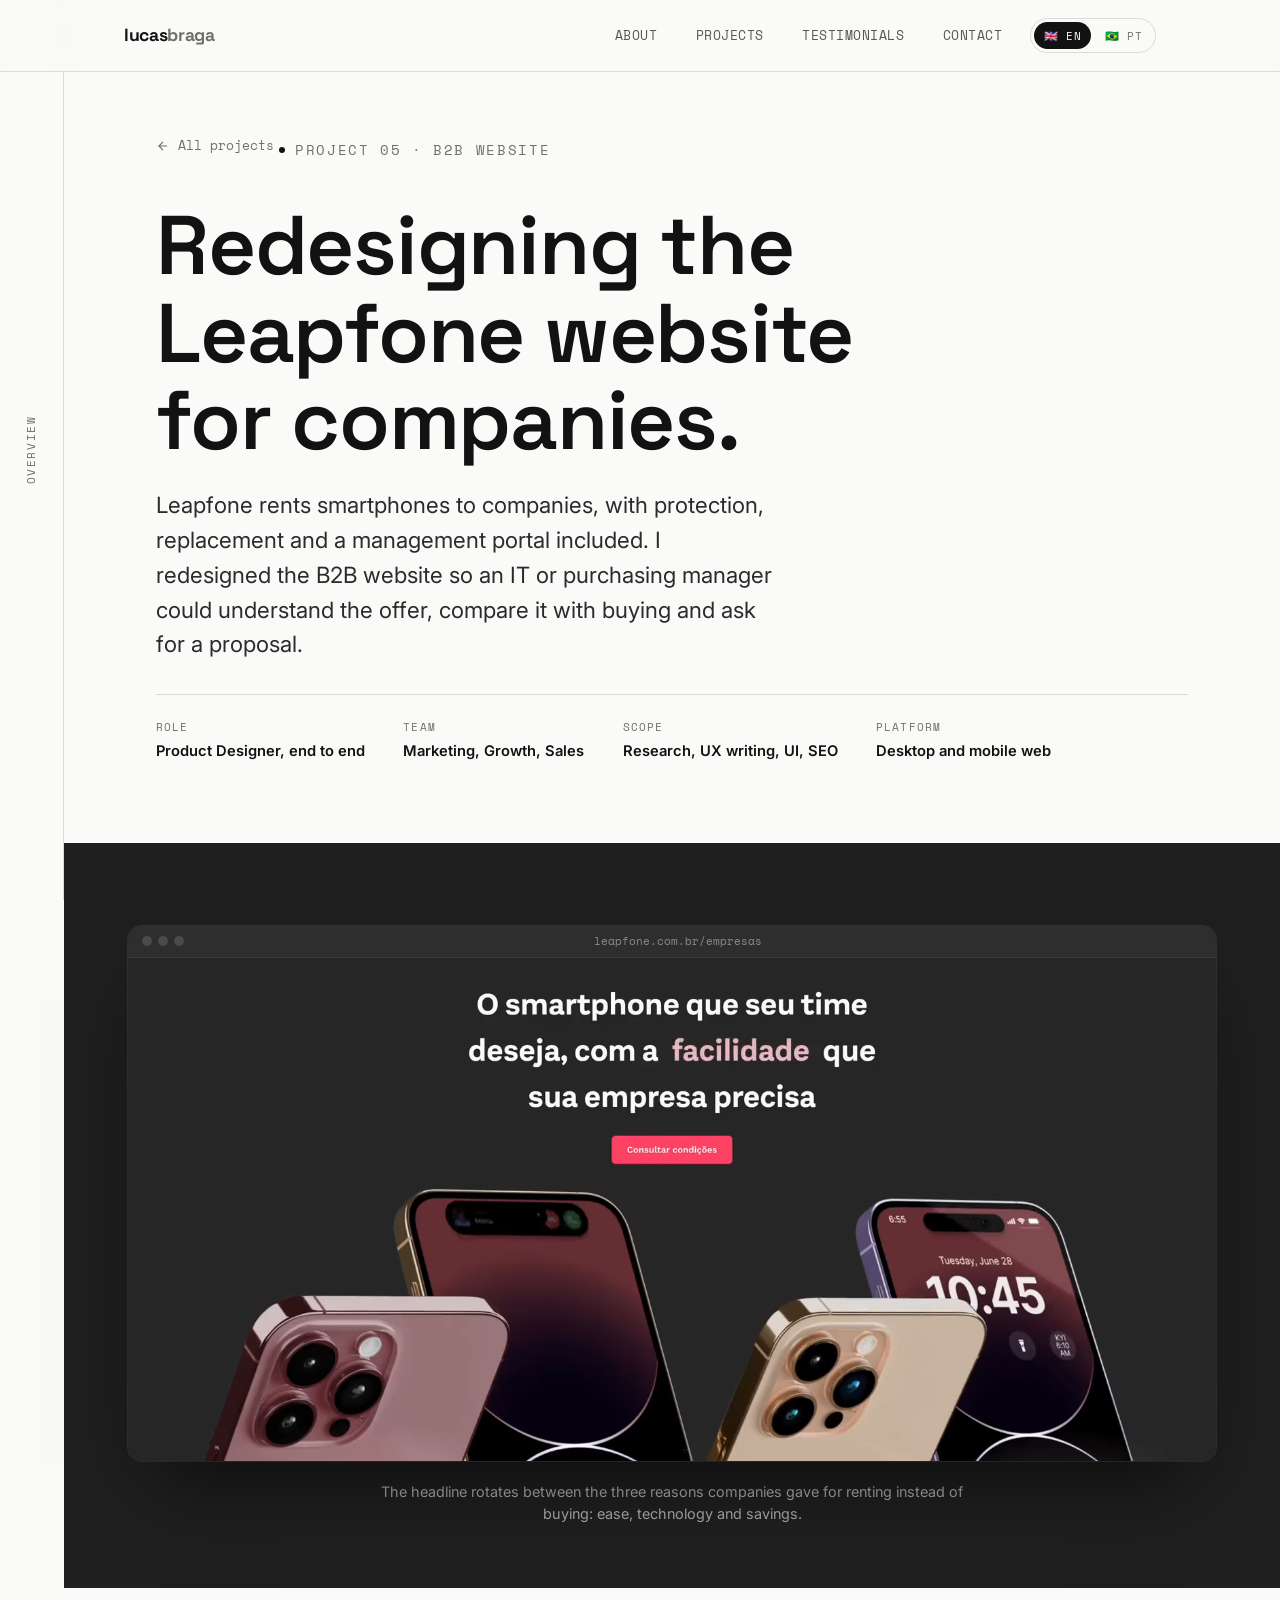
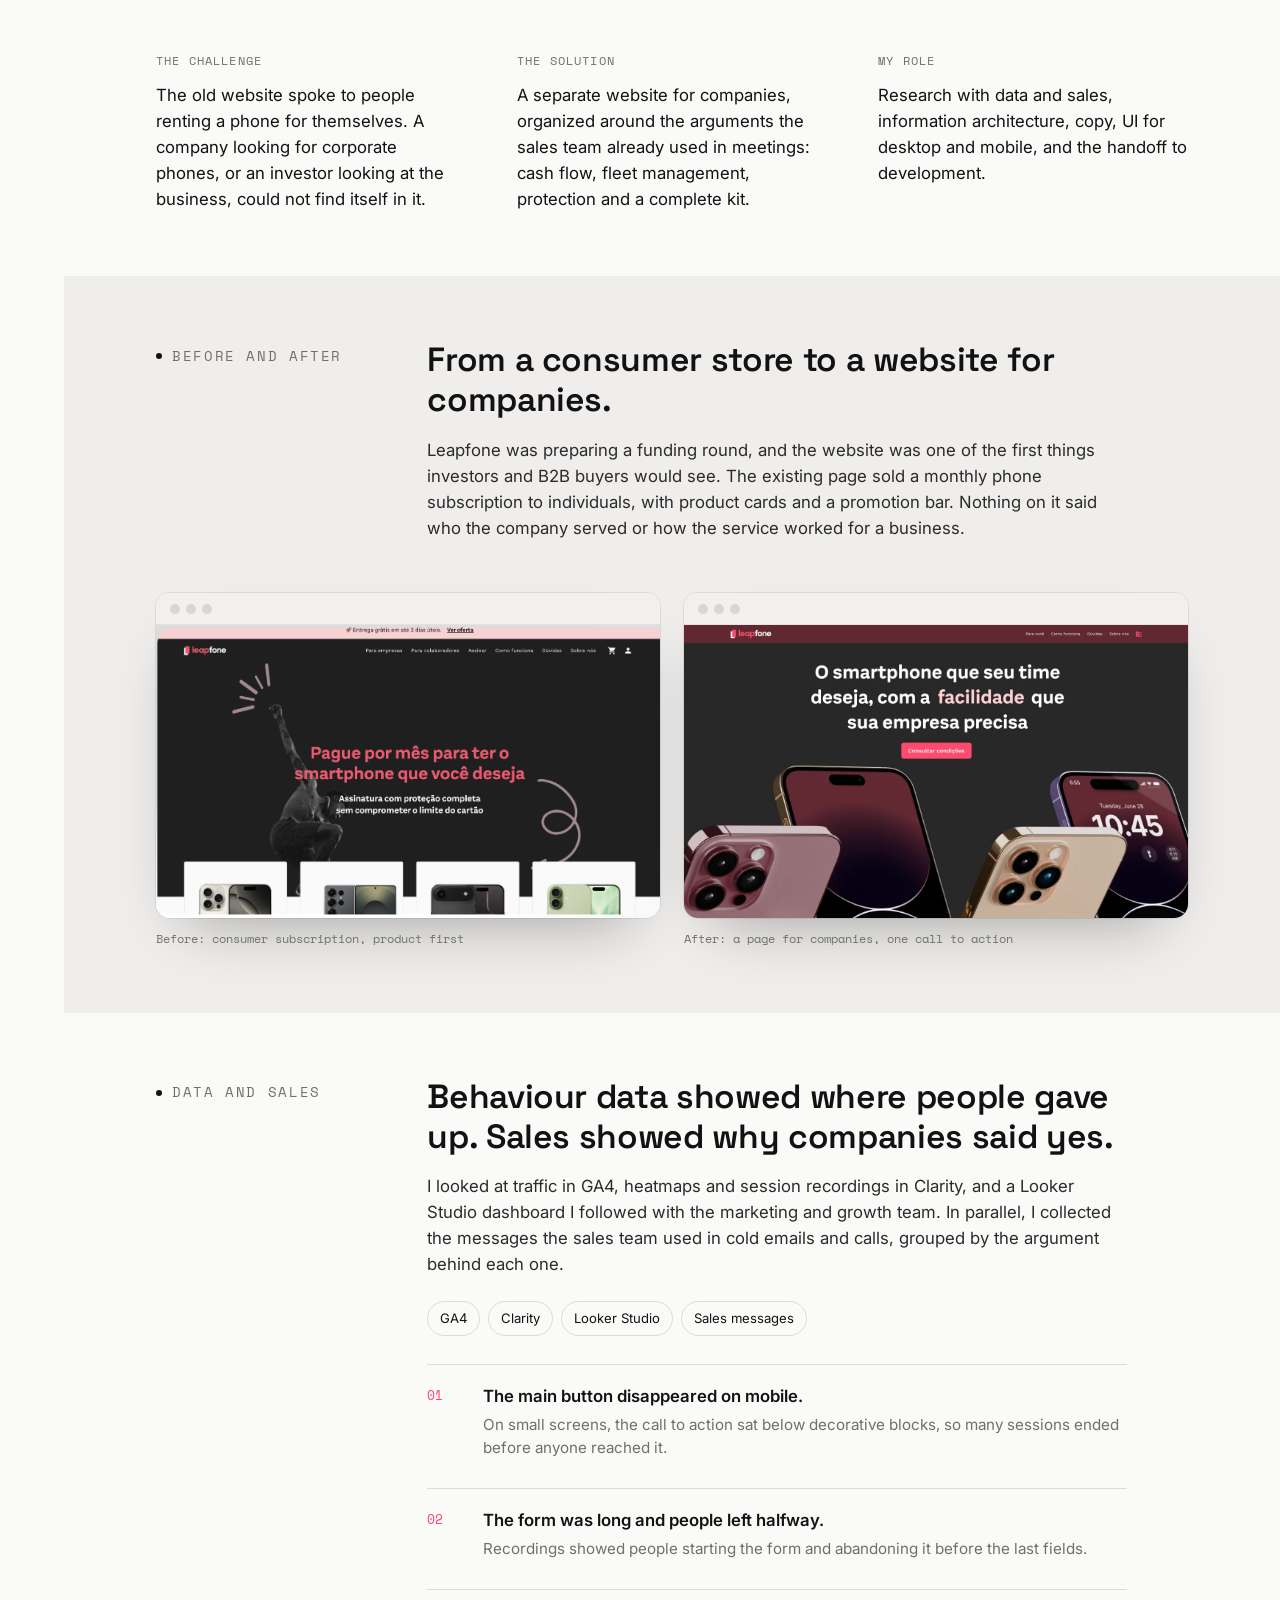
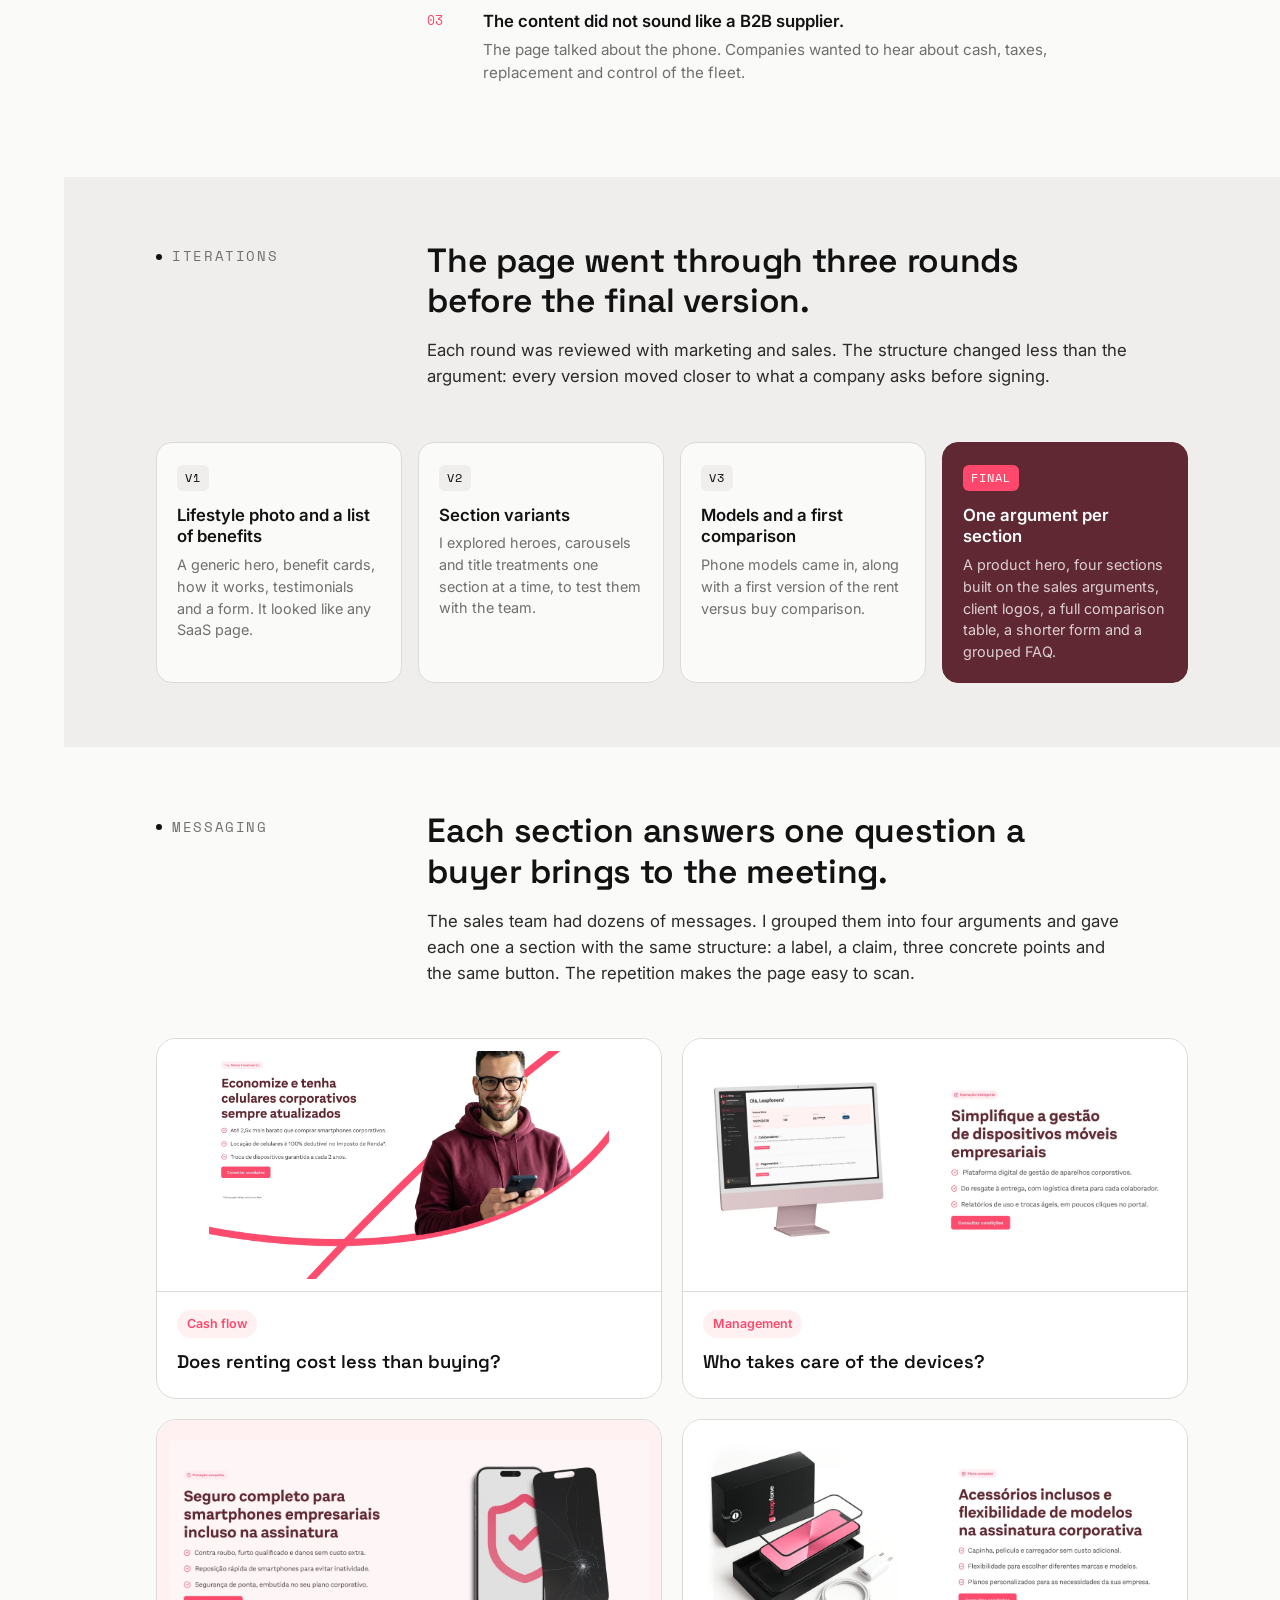
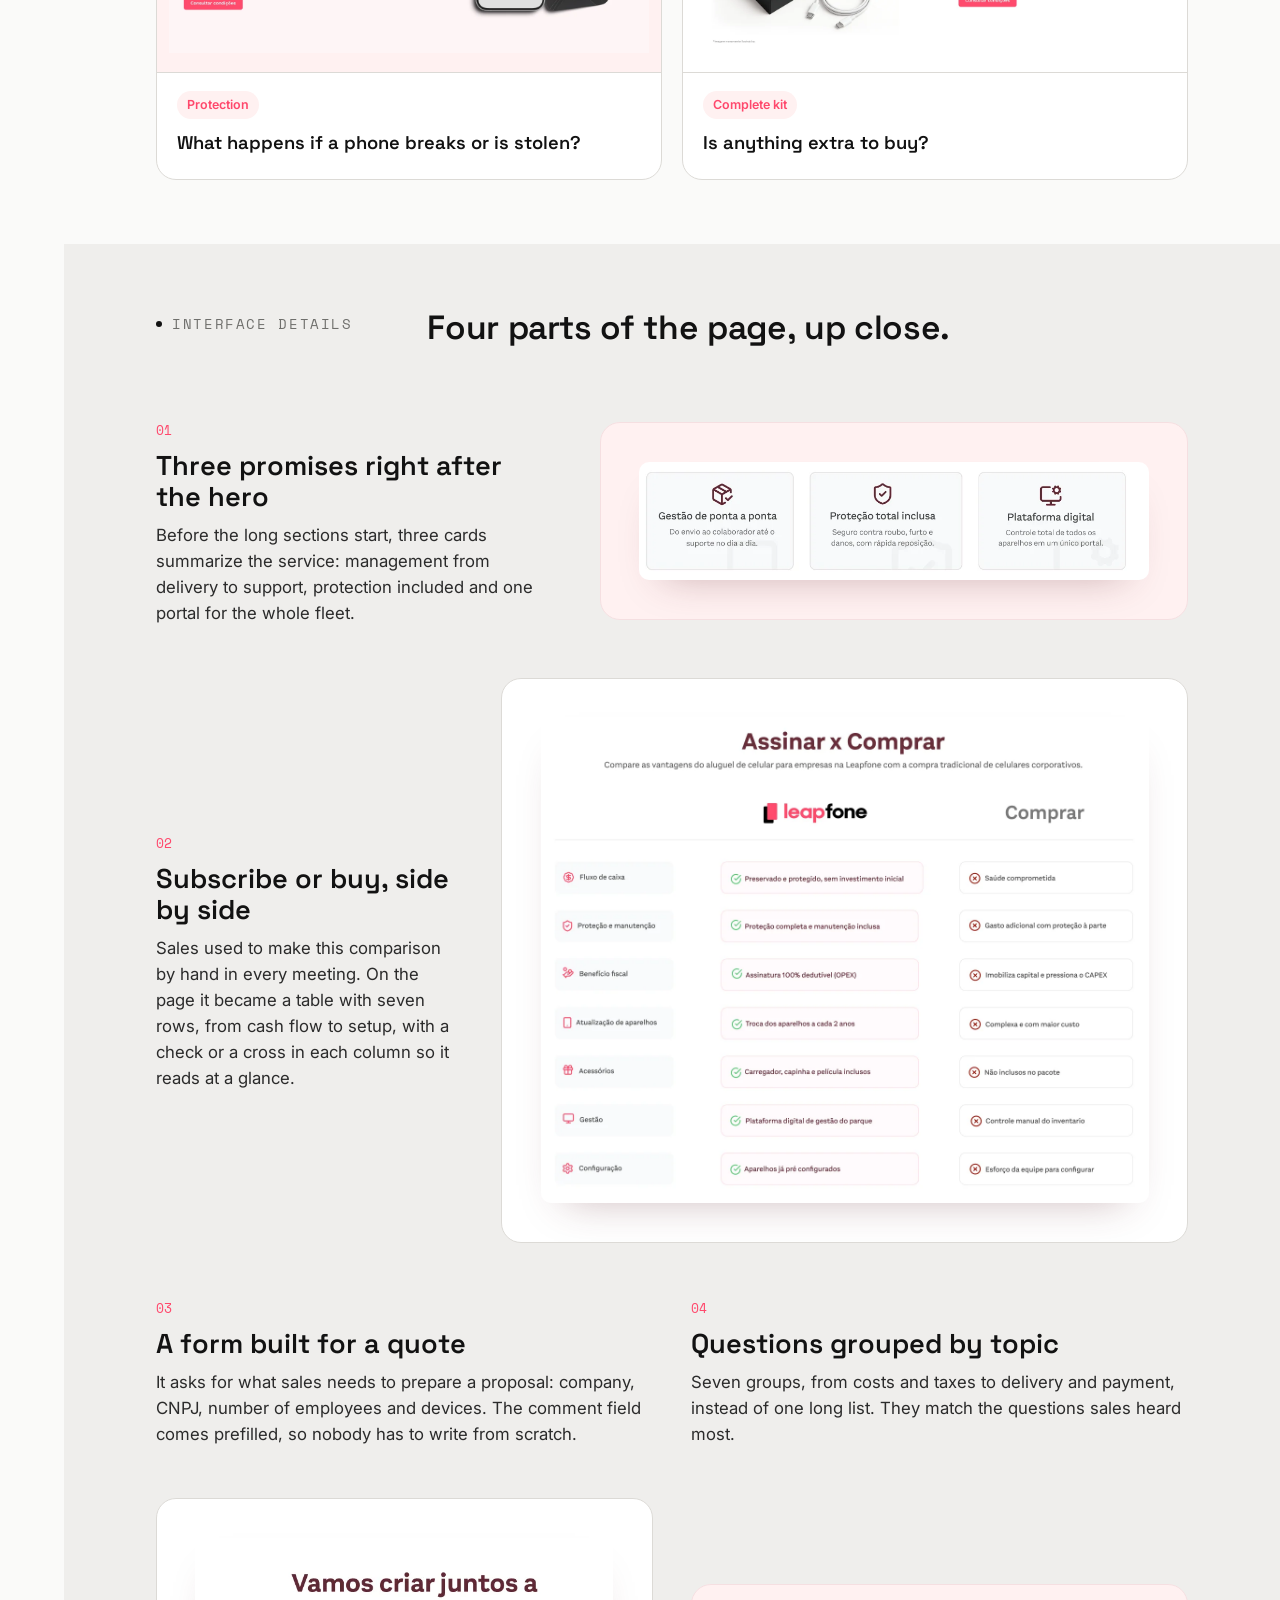
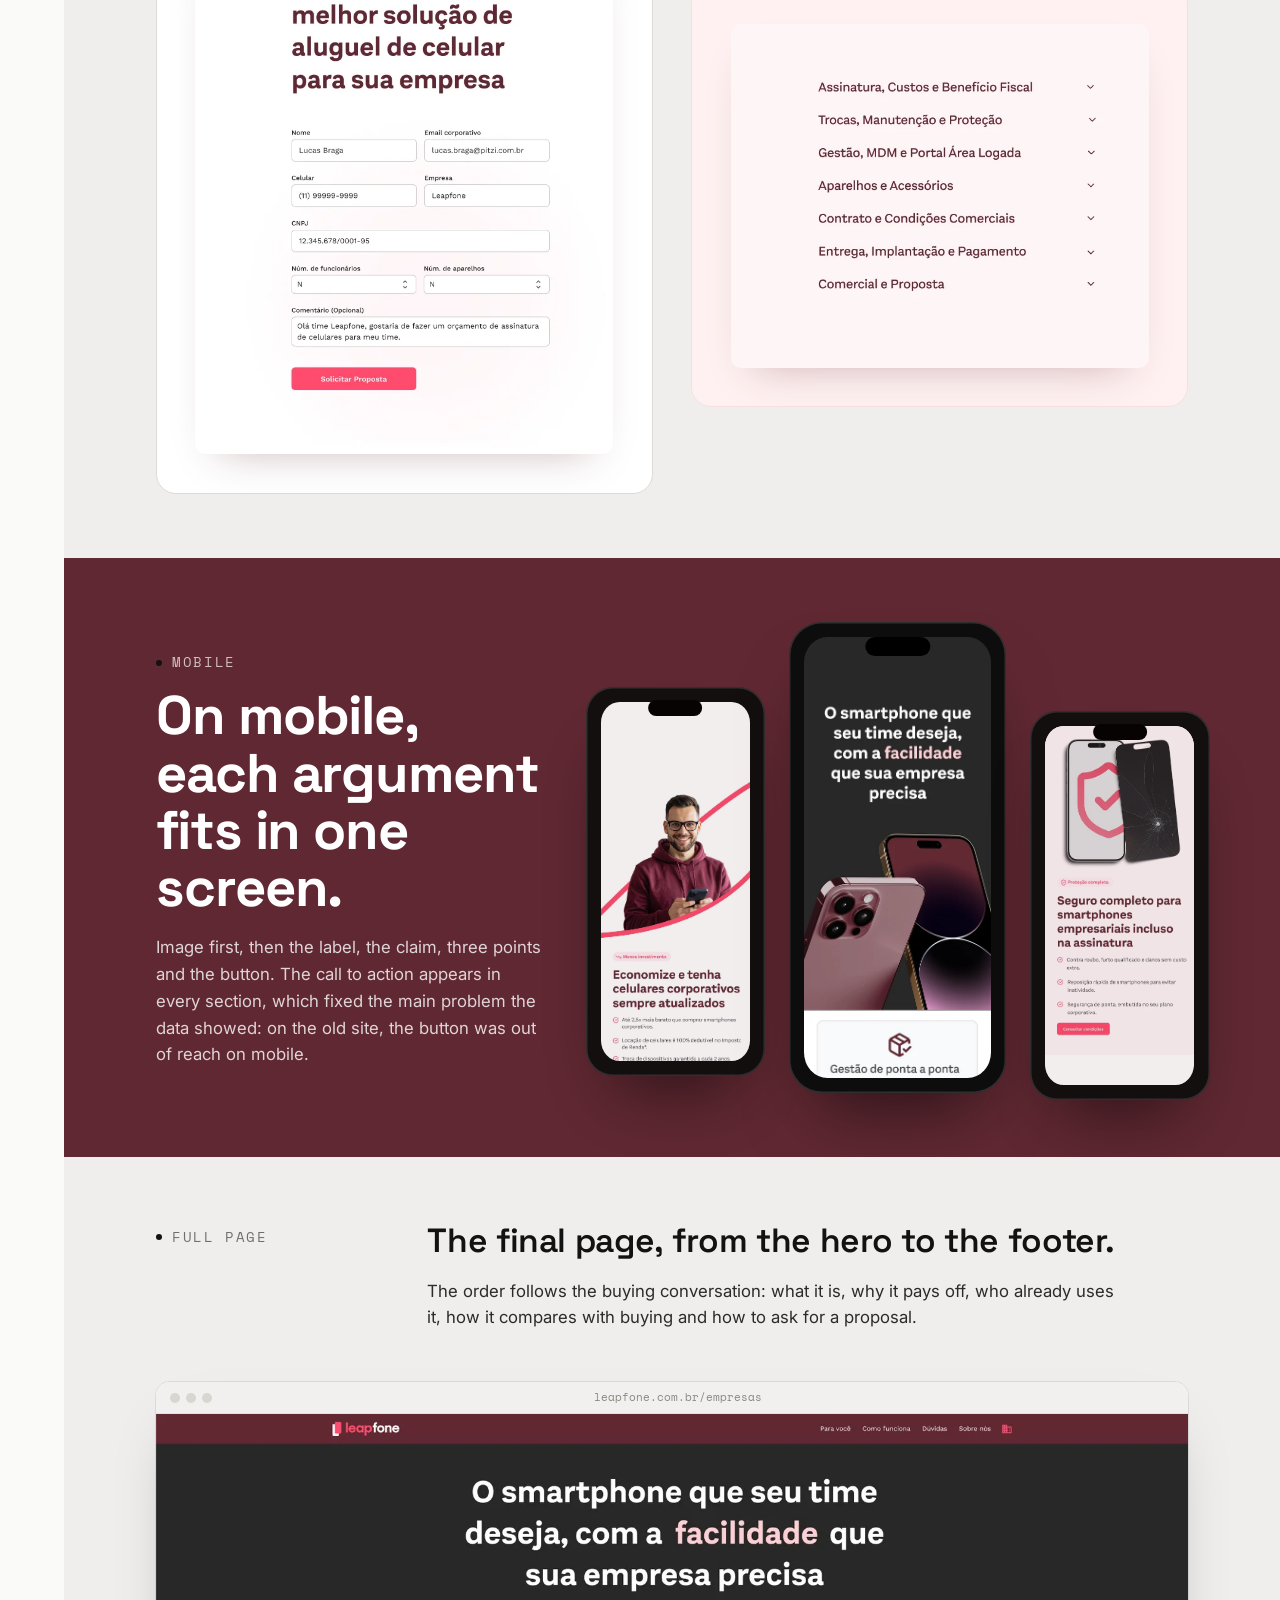
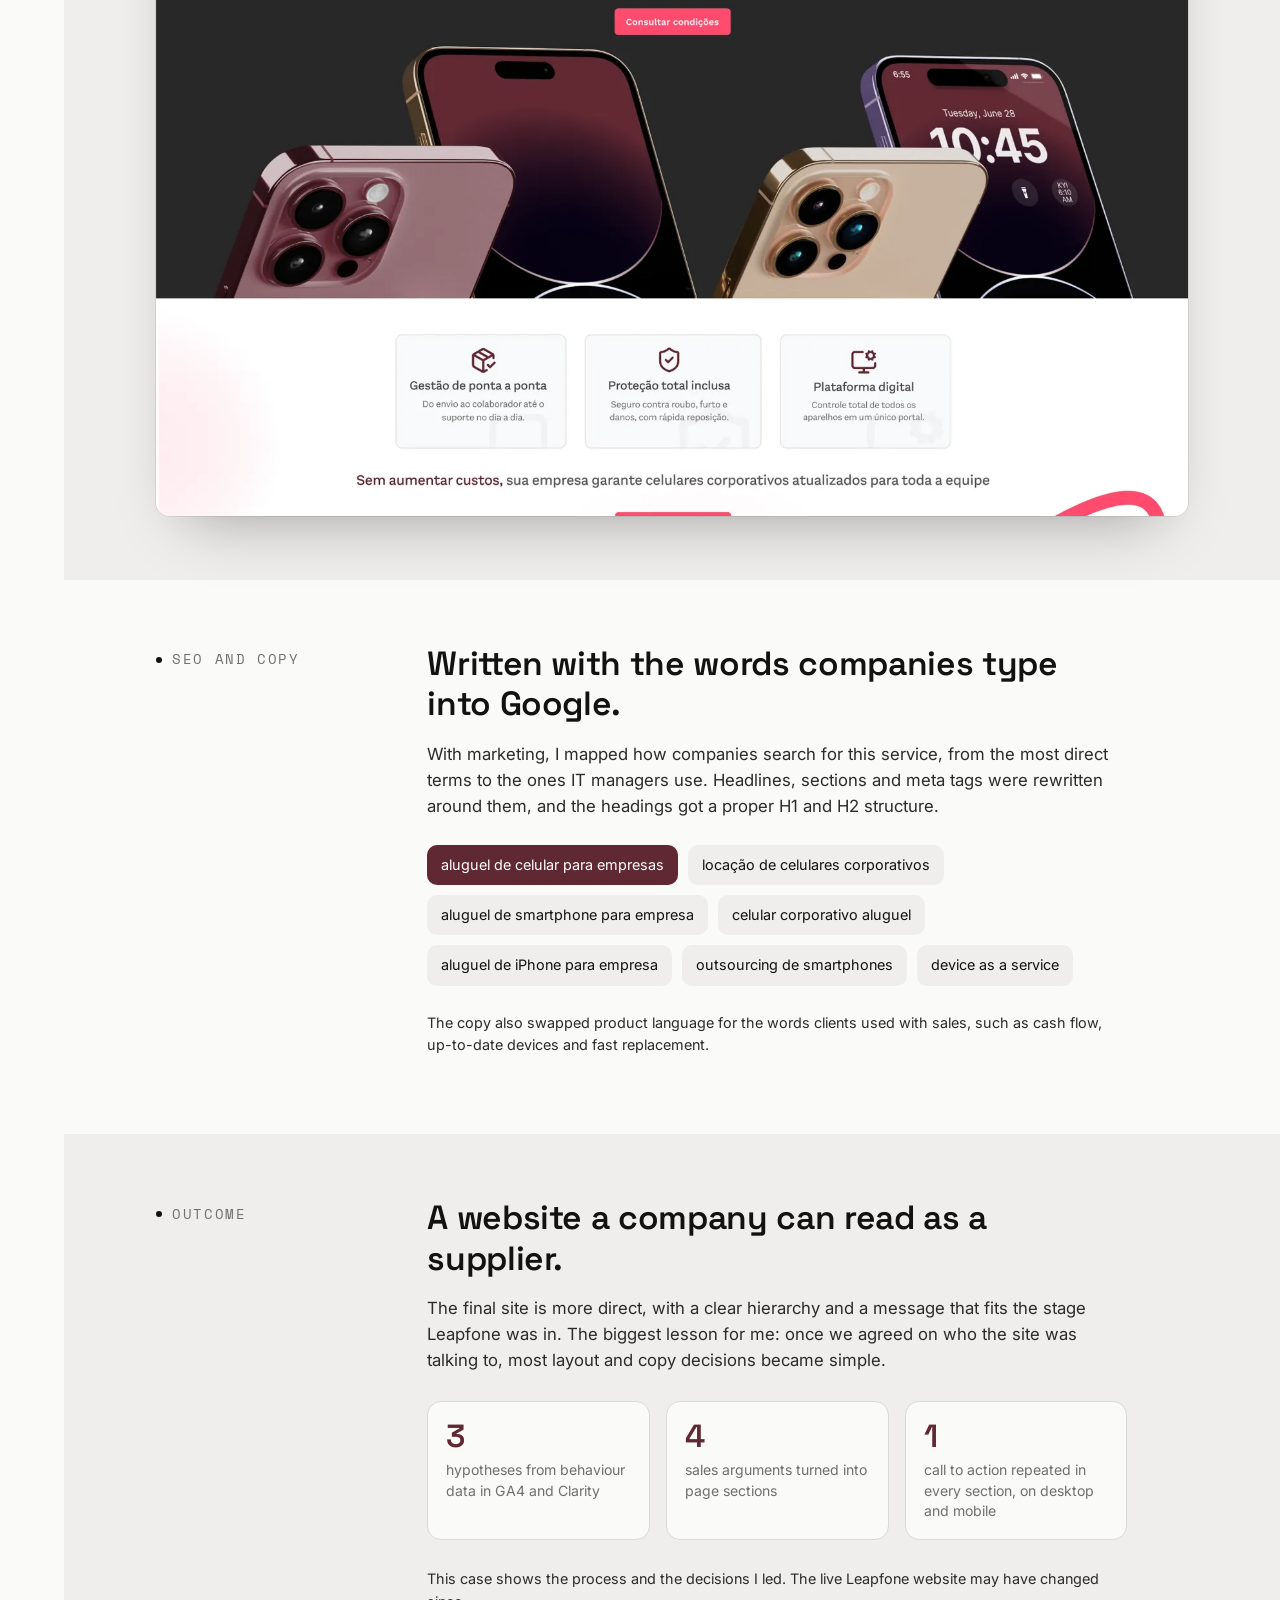
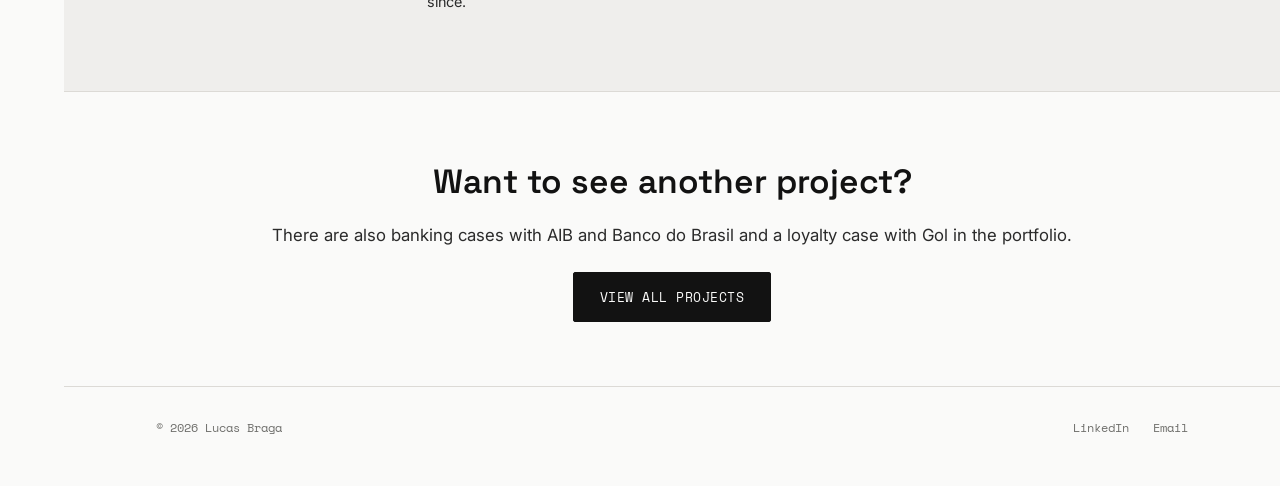
<file: projetos/leapfone.html>
<!DOCTYPE html>
<html lang="en">
<head>
  <meta charset="UTF-8">
  <meta name="viewport" content="width=device-width, initial-scale=1.0">
  <title>Leapfone Empresas: B2B website redesign · Lucas Braga</title>
  <meta name="description" content="Case study: redesigning the Leapfone website for companies, from research and messaging to desktop and mobile UI.">

  <link rel="preconnect" href="https://fonts.googleapis.com">
  <link rel="preconnect" href="https://fonts.gstatic.com" crossorigin>
  <link href="https://fonts.googleapis.com/css2?family=Space+Grotesk:wght@500;600;700&family=Inter:wght@400;500;600&family=Space+Mono:wght@400;700&display=swap" rel="stylesheet">

  <link rel="stylesheet" href="../css/styles.css">
  <link rel="stylesheet" href="../css/case-leapfone.css">
</head>
<body>

  <aside class="ruler" aria-hidden="true">
    <div class="ruler-track">
      <div class="ruler-progress"></div>
      <span class="ruler-label">Overview</span>
    </div>
  </aside>

  <nav class="nav">
    <div class="nav-inner">
      <a href="../index.html#home" class="logo">lucas<span>braga</span></a>
      <div class="nav-right">
        <ul class="nav-links">
          <li><a href="../index.html#sobre" data-en="About" data-pt="Sobre">About</a></li>
          <li><a href="../index.html#projetos" data-en="Projects" data-pt="Projetos">Projects</a></li>
          <li><a href="../index.html#depoimentos" data-en="Testimonials" data-pt="Depoimentos">Testimonials</a></li>
          <li><a href="../index.html#contato" data-en="Contact" data-pt="Contato">Contact</a></li>
        </ul>
        <div class="lang-toggle" aria-label="Language">
          <button class="lang-btn" data-lang-switch="en" aria-label="English">🇬🇧 EN</button>
          <button class="lang-btn" data-lang-switch="pt" aria-label="Português">🇧🇷 PT</button>
        </div>
        <button class="nav-toggle" aria-label="Open menu" aria-expanded="false">
          <span></span><span></span><span></span>
        </button>
      </div>
    </div>
  </nav>

    <main>
    <!-- ============ HERO ============ -->
    <section id="overview" data-ruler-en="Overview" data-ruler-pt="Visão geral" class="project-hero lf-hero">
      <div class="container">
        <a class="back-link" href="../index.html#projetos">
          <svg width="14" height="14" viewBox="0 0 24 24" fill="none" stroke="currentColor" stroke-width="2"><path d="M19 12H5M12 19l-7-7 7-7"/></svg>
          <span data-en="All projects" data-pt="Todos os projetos">All projects</span>
        </a>
        <p class="eyebrow" data-en="Project 05 · B2B website" data-pt="Projeto 05 · Site B2B">Project 05 · B2B website</p>
        <h1 data-en="Redesigning the Leapfone website for companies." data-pt="Redesenhando o site da Leapfone para empresas.">Redesigning the Leapfone website for companies.</h1>
        <p class="lead" data-en="Leapfone rents smartphones to companies, with protection, replacement and a management portal included. I redesigned the B2B website so an IT or purchasing manager could understand the offer, compare it with buying and ask for a proposal." data-pt="A Leapfone aluga smartphones para empresas, com proteção, reposição e um portal de gestão inclusos. Redesenhei o site B2B para que um gestor de TI ou de compras conseguisse entender a oferta, comparar com a compra e pedir uma proposta.">Leapfone rents smartphones to companies, with protection, replacement and a management portal included. I redesigned the B2B website so an IT or purchasing manager could understand the offer, compare it with buying and ask for a proposal.</p>
        <div class="project-meta">
          <div><span data-en="Role" data-pt="Papel">Role</span><strong data-en="Product Designer, end to end" data-pt="Product Designer, de ponta a ponta">Product Designer, end to end</strong></div>
          <div><span data-en="Team" data-pt="Time">Team</span><strong data-en="Marketing, Growth, Sales" data-pt="Marketing, Growth, Vendas">Marketing, Growth, Sales</strong></div>
          <div><span data-en="Scope" data-pt="Escopo">Scope</span><strong data-en="Research, UX writing, UI, SEO" data-pt="Pesquisa, UX writing, UI, SEO">Research, UX writing, UI, SEO</strong></div>
          <div><span data-en="Platform" data-pt="Plataforma">Platform</span><strong data-en="Desktop and mobile web" data-pt="Web desktop e mobile">Desktop and mobile web</strong></div>
        </div>
      </div>

      <div class="lf-stage lf-stage--dark">
        <div class="lf-stage-inner">
          <div class="lf-browser lf-browser--dark reveal">
            <div class="lf-browser-bar"><i></i><i></i><i></i><span>leapfone.com.br/empresas</span></div>
            <video class="lf-video" poster="../assets/img/leapfone/hero-poster.webp" muted loop playsinline preload="metadata" aria-label="Leapfone Empresas hero: the headline word changes between ease, technology and savings while the phones show the lock screen and the home screen"><source src="../assets/video/leapfone-hero.webm" type="video/webm"><source src="../assets/video/leapfone-hero.mp4" type="video/mp4"></video>
          </div>
          <p class="lf-caption" data-en="The headline rotates between the three reasons companies gave for renting instead of buying: ease, technology and savings." data-pt="O título alterna entre os três motivos que as empresas davam para alugar em vez de comprar: facilidade, tecnologia e economia.">The headline rotates between the three reasons companies gave for renting instead of buying: ease, technology and savings.</p>
        </div>
      </div>
    </section>

    <!-- ============ CHALLENGE / SOLUTION / ROLE ============ -->
    <section id="desafio" data-ruler-en="Challenge" data-ruler-pt="Desafio" class="case-section">
      <div class="container">
        <div class="lf-csr reveal">
          <div>
            <p class="lf-label" data-en="The challenge" data-pt="O desafio">The challenge</p>
            <p data-en="The old website spoke to people renting a phone for themselves. A company looking for corporate phones, or an investor looking at the business, could not find itself in it." data-pt="O site antigo falava com pessoas alugando um celular para uso próprio. Uma empresa procurando celulares corporativos, ou um investidor olhando o negócio, não se encontrava nele.">The old website spoke to people renting a phone for themselves. A company looking for corporate phones, or an investor looking at the business, could not find itself in it.</p>
          </div>
          <div>
            <p class="lf-label" data-en="The solution" data-pt="A solução">The solution</p>
            <p data-en="A separate website for companies, organized around the arguments the sales team already used in meetings: cash flow, fleet management, protection and a complete kit." data-pt="Um site separado para empresas, organizado a partir dos argumentos que o time de vendas já usava nas reuniões: fluxo de caixa, gestão da frota, proteção e kit completo.">A separate website for companies, organized around the arguments the sales team already used in meetings: cash flow, fleet management, protection and a complete kit.</p>
          </div>
          <div>
            <p class="lf-label" data-en="My role" data-pt="Meu papel">My role</p>
            <p data-en="Research with data and sales, information architecture, copy, UI for desktop and mobile, and the handoff to development." data-pt="Pesquisa com dados e com vendas, arquitetura de informação, texto, UI para desktop e mobile, e a entrega para o desenvolvimento.">Research with data and sales, information architecture, copy, UI for desktop and mobile, and the handoff to development.</p>
          </div>
        </div>
      </div>
    </section>

    <!-- ============ BEFORE / AFTER ============ -->
    <section id="antes-depois" data-ruler-en="Before and after" data-ruler-pt="Antes e depois" class="case-section dim">
      <div class="container case-layout">
        <div class="case-side"><div class="case-side-inner"><p class="eyebrow" data-en="Before and after" data-pt="Antes e depois">Before and after</p></div></div>
        <div class="case-body">
          <h2 data-en="From a consumer store to a website for companies." data-pt="De uma loja para o consumidor a um site para empresas.">From a consumer store to a website for companies.</h2>
          <p data-en="Leapfone was preparing a funding round, and the website was one of the first things investors and B2B buyers would see. The existing page sold a monthly phone subscription to individuals, with product cards and a promotion bar. Nothing on it said who the company served or how the service worked for a business." data-pt="A Leapfone se preparava para uma rodada de investimento, e o site era uma das primeiras coisas que investidores e compradores B2B iam ver. A página existente vendia assinatura mensal de celular para pessoas físicas, com cards de produto e uma barra de promoção. Nada nela dizia para quem a empresa trabalhava ou como o serviço funcionava para um negócio.">Leapfone was preparing a funding round, and the website was one of the first things investors and B2B buyers would see. The existing page sold a monthly phone subscription to individuals, with product cards and a promotion bar. Nothing on it said who the company served or how the service worked for a business.</p>
        </div>
      </div>
      <div class="container">
        <div class="lf-ba reveal">
          <figure>
            <div class="lf-browser"><div class="lf-browser-bar"><i></i><i></i><i></i></div><img src="../assets/img/leapfone-before.png" alt="The previous Leapfone website: a consumer subscription page with product cards" loading="lazy"></div>
            <figcaption data-en="Before: consumer subscription, product first" data-pt="Antes: assinatura para consumidor, produto em primeiro">Before: consumer subscription, product first</figcaption>
          </figure>
          <figure>
            <div class="lf-browser"><div class="lf-browser-bar"><i></i><i></i><i></i></div><img src="../assets/img/leapfone/sec-hero.webp" alt="The new Leapfone Empresas hero with corporate smartphones and a single call to action" loading="lazy"></div>
            <figcaption data-en="After: a page for companies, one call to action" data-pt="Depois: uma página para empresas, uma chamada para ação">After: a page for companies, one call to action</figcaption>
          </figure>
        </div>
      </div>
    </section>

    <!-- ============ DATA ============ -->
    <section id="dados" data-ruler-en="Data" data-ruler-pt="Dados" class="case-section">
      <div class="container case-layout">
        <div class="case-side"><div class="case-side-inner"><p class="eyebrow" data-en="Data and sales" data-pt="Dados e vendas">Data and sales</p></div></div>
        <div class="case-body">
          <h2 data-en="Behaviour data showed where people gave up. Sales showed why companies said yes." data-pt="Os dados de comportamento mostraram onde as pessoas desistiam. Vendas mostrou por que as empresas diziam sim.">Behaviour data showed where people gave up. Sales showed why companies said yes.</h2>
          <p data-en="I looked at traffic in GA4, heatmaps and session recordings in Clarity, and a Looker Studio dashboard I followed with the marketing and growth team. In parallel, I collected the messages the sales team used in cold emails and calls, grouped by the argument behind each one." data-pt="Olhei o tráfego no GA4, os mapas de calor e as gravações de sessão no Clarity, e um dashboard no Looker Studio que acompanhei com o time de marketing e growth. Em paralelo, reuni as mensagens que o time de vendas usava em e-mails de prospecção e ligações, agrupadas pelo argumento por trás de cada uma.">I looked at traffic in GA4, heatmaps and session recordings in Clarity, and a Looker Studio dashboard I followed with the marketing and growth team. In parallel, I collected the messages the sales team used in cold emails and calls, grouped by the argument behind each one.</p>
          <div class="lf-chips"><span>GA4</span><span>Clarity</span><span>Looker Studio</span><span data-en="Sales messages" data-pt="Mensagens de vendas">Sales messages</span></div>
          <ol class="lf-findings">
            <li><strong data-en="The main button disappeared on mobile." data-pt="O botão principal sumia no mobile.">The main button disappeared on mobile.</strong><span data-en="On small screens, the call to action sat below decorative blocks, so many sessions ended before anyone reached it." data-pt="Em telas pequenas, a chamada para ação ficava abaixo de blocos decorativos, e muitas sessões terminavam antes de alguém chegar nela.">On small screens, the call to action sat below decorative blocks, so many sessions ended before anyone reached it.</span></li>
            <li><strong data-en="The form was long and people left halfway." data-pt="O formulário era longo e as pessoas saíam no meio.">The form was long and people left halfway.</strong><span data-en="Recordings showed people starting the form and abandoning it before the last fields." data-pt="As gravações mostravam pessoas começando o formulário e abandonando antes dos últimos campos.">Recordings showed people starting the form and abandoning it before the last fields.</span></li>
            <li><strong data-en="The content did not sound like a B2B supplier." data-pt="O conteúdo não soava como um fornecedor B2B.">The content did not sound like a B2B supplier.</strong><span data-en="The page talked about the phone. Companies wanted to hear about cash, taxes, replacement and control of the fleet." data-pt="A página falava do celular. As empresas queriam ouvir sobre caixa, impostos, reposição e controle da frota.">The page talked about the phone. Companies wanted to hear about cash, taxes, replacement and control of the fleet.</span></li>
          </ol>
        </div>
      </div>
    </section>

    <!-- ============ EVOLUTION ============ -->
    <section id="versoes" data-ruler-en="Iterations" data-ruler-pt="Versões" class="case-section dim">
      <div class="container case-layout">
        <div class="case-side"><div class="case-side-inner"><p class="eyebrow" data-en="Iterations" data-pt="Versões">Iterations</p></div></div>
        <div class="case-body">
          <h2 data-en="The page went through three rounds before the final version." data-pt="A página passou por três rodadas antes da versão final.">The page went through three rounds before the final version.</h2>
          <p data-en="Each round was reviewed with marketing and sales. The structure changed less than the argument: every version moved closer to what a company asks before signing." data-pt="Cada rodada foi revisada com marketing e vendas. A estrutura mudou menos do que o argumento: cada versão chegou mais perto do que uma empresa pergunta antes de assinar.">Each round was reviewed with marketing and sales. The structure changed less than the argument: every version moved closer to what a company asks before signing.</p>
        </div>
      </div>
      <div class="container">
        <ol class="lf-timeline reveal">
          <li><span class="lf-step">V1</span><strong data-en="Lifestyle photo and a list of benefits" data-pt="Foto lifestyle e uma lista de benefícios">Lifestyle photo and a list of benefits</strong><p data-en="A generic hero, benefit cards, how it works, testimonials and a form. It looked like any SaaS page." data-pt="Hero genérico, cards de benefício, como funciona, depoimentos e formulário. Parecia qualquer página de SaaS.">A generic hero, benefit cards, how it works, testimonials and a form. It looked like any SaaS page.</p></li>
          <li><span class="lf-step">V2</span><strong data-en="Section variants" data-pt="Variantes de seção">Section variants</strong><p data-en="I explored heroes, carousels and title treatments one section at a time, to test them with the team." data-pt="Explorei heros, carrosséis e tratamentos de título uma seção por vez, para testar com o time.">I explored heroes, carousels and title treatments one section at a time, to test them with the team.</p></li>
          <li><span class="lf-step">V3</span><strong data-en="Models and a first comparison" data-pt="Modelos e um primeiro comparativo">Models and a first comparison</strong><p data-en="Phone models came in, along with a first version of the rent versus buy comparison." data-pt="Entraram os modelos de celular e uma primeira versão do comparativo entre alugar e comprar.">Phone models came in, along with a first version of the rent versus buy comparison.</p></li>
          <li class="is-final"><span class="lf-step" data-en="Final" data-pt="Final">Final</span><strong data-en="One argument per section" data-pt="Um argumento por seção">One argument per section</strong><p data-en="A product hero, four sections built on the sales arguments, client logos, a full comparison table, a shorter form and a grouped FAQ." data-pt="Hero de produto, quatro seções construídas sobre os argumentos de vendas, logos de clientes, tabela comparativa completa, formulário mais curto e FAQ agrupado.">A product hero, four sections built on the sales arguments, client logos, a full comparison table, a shorter form and a grouped FAQ.</p></li>
        </ol>
      </div>
    </section>

    <!-- ============ ARGUMENTS ============ -->
    <section id="argumentos" data-ruler-en="Arguments" data-ruler-pt="Argumentos" class="case-section">
      <div class="container case-layout">
        <div class="case-side"><div class="case-side-inner"><p class="eyebrow" data-en="Messaging" data-pt="Mensagem">Messaging</p></div></div>
        <div class="case-body">
          <h2 data-en="Each section answers one question a buyer brings to the meeting." data-pt="Cada seção responde uma pergunta que o comprador leva para a reunião.">Each section answers one question a buyer brings to the meeting.</h2>
          <p data-en="The sales team had dozens of messages. I grouped them into four arguments and gave each one a section with the same structure: a label, a claim, three concrete points and the same button. The repetition makes the page easy to scan." data-pt="O time de vendas tinha dezenas de mensagens. Agrupei em quatro argumentos e dei a cada um uma seção com a mesma estrutura: um selo, uma afirmação, três pontos concretos e o mesmo botão. A repetição deixa a página fácil de escanear.">The sales team had dozens of messages. I grouped them into four arguments and gave each one a section with the same structure: a label, a claim, three concrete points and the same button. The repetition makes the page easy to scan.</p>
        </div>
      </div>
      <div class="container">
        <div class="lf-args">
          <figure class="lf-arg reveal">
            <div class="lf-arg-media"><img src="../assets/img/leapfone/sec-economize.webp" alt="Section about savings: up to 2.5 times cheaper than buying, tax deductible, device swap every two years" loading="lazy"></div>
            <figcaption><span class="lf-tag" data-en="Cash flow" data-pt="Fluxo de caixa">Cash flow</span><strong data-en="Does renting cost less than buying?" data-pt="Alugar custa menos do que comprar?">Does renting cost less than buying?</strong></figcaption>
          </figure>
          <figure class="lf-arg reveal">
            <div class="lf-arg-media"><img src="../assets/img/leapfone/sec-gestao.webp" alt="Section about the management portal, shown on a desktop computer" loading="lazy"></div>
            <figcaption><span class="lf-tag" data-en="Management" data-pt="Gestão">Management</span><strong data-en="Who takes care of the devices?" data-pt="Quem cuida dos aparelhos?">Who takes care of the devices?</strong></figcaption>
          </figure>
          <figure class="lf-arg reveal">
            <div class="lf-arg-media is-rose"><img src="../assets/img/leapfone/sec-seguro.webp" alt="Section about insurance included in the subscription" loading="lazy"></div>
            <figcaption><span class="lf-tag" data-en="Protection" data-pt="Proteção">Protection</span><strong data-en="What happens if a phone breaks or is stolen?" data-pt="E se o celular quebrar ou for roubado?">What happens if a phone breaks or is stolen?</strong></figcaption>
          </figure>
          <figure class="lf-arg reveal">
            <div class="lf-arg-media"><img src="../assets/img/leapfone/sec-acessorios.webp" alt="Section about accessories included: case, screen protector and charger" loading="lazy"></div>
            <figcaption><span class="lf-tag" data-en="Complete kit" data-pt="Kit completo">Complete kit</span><strong data-en="Is anything extra to buy?" data-pt="Tem algo a mais para comprar?">Is anything extra to buy?</strong></figcaption>
          </figure>
        </div>
      </div>
    </section>

    <!-- ============ INTERFACE DETAILS ============ -->
    <section id="detalhes" data-ruler-en="Interface" data-ruler-pt="Interface" class="case-section dim">
      <div class="container case-layout">
        <div class="case-side"><div class="case-side-inner"><p class="eyebrow" data-en="Interface details" data-pt="Detalhes da interface">Interface details</p></div></div>
        <div class="case-body">
          <h2 data-en="Four parts of the page, up close." data-pt="Quatro partes da página, de perto.">Four parts of the page, up close.</h2>
        </div>
      </div>
      <div class="container">
        <div class="lf-focus reveal">
          <div class="lf-focus-copy">
            <span class="lf-num">01</span>
            <h3 data-en="Three promises right after the hero" data-pt="Três promessas logo depois do hero">Three promises right after the hero</h3>
            <p data-en="Before the long sections start, three cards summarize the service: management from delivery to support, protection included and one portal for the whole fleet." data-pt="Antes das seções longas, três cards resumem o serviço: gestão da entrega ao suporte, proteção inclusa e um portal para a frota inteira.">Before the long sections start, three cards summarize the service: management from delivery to support, protection included and one portal for the whole fleet.</p>
          </div>
          <div class="lf-focus-media is-rose"><img src="../assets/img/leapfone/el-benefits.webp" alt="Three benefit cards: end-to-end management, full protection included, digital platform" loading="lazy"></div>
        </div>

        <div class="lf-focus is-wide reveal">
          <div class="lf-focus-copy">
            <span class="lf-num">02</span>
            <h3 data-en="Subscribe or buy, side by side" data-pt="Assinar ou comprar, lado a lado">Subscribe or buy, side by side</h3>
            <p data-en="Sales used to make this comparison by hand in every meeting. On the page it became a table with seven rows, from cash flow to setup, with a check or a cross in each column so it reads at a glance." data-pt="Vendas fazia essa comparação na mão em toda reunião. Na página ela virou uma tabela de sete linhas, do fluxo de caixa à configuração, com um check ou um x em cada coluna para ser lida de relance.">Sales used to make this comparison by hand in every meeting. On the page it became a table with seven rows, from cash flow to setup, with a check or a cross in each column so it reads at a glance.</p>
          </div>
          <div class="lf-focus-media"><img src="../assets/img/leapfone/el-compare.webp" alt="Comparison table between subscribing with Leapfone and buying phones" loading="lazy"></div>
        </div>

        <div class="lf-focus-pair">
          <div class="lf-focus is-stack reveal">
            <div class="lf-focus-copy">
              <span class="lf-num">03</span>
              <h3 data-en="A form built for a quote" data-pt="Um formulário pensado para o orçamento">A form built for a quote</h3>
              <p data-en="It asks for what sales needs to prepare a proposal: company, CNPJ, number of employees and devices. The comment field comes prefilled, so nobody has to write from scratch." data-pt="Ele pede o que vendas precisa para preparar uma proposta: empresa, CNPJ, número de funcionários e de aparelhos. O campo de comentário já vem preenchido, para ninguém precisar escrever do zero.">It asks for what sales needs to prepare a proposal: company, CNPJ, number of employees and devices. The comment field comes prefilled, so nobody has to write from scratch.</p>
            </div>
            <div class="lf-focus-media"><img src="../assets/img/leapfone/el-form.webp" alt="Proposal request form" loading="lazy"></div>
          </div>
          <div class="lf-focus is-stack reveal">
            <div class="lf-focus-copy">
              <span class="lf-num">04</span>
              <h3 data-en="Questions grouped by topic" data-pt="Dúvidas agrupadas por tema">Questions grouped by topic</h3>
              <p data-en="Seven groups, from costs and taxes to delivery and payment, instead of one long list. They match the questions sales heard most." data-pt="Sete grupos, de custos e impostos a entrega e pagamento, em vez de uma lista longa. Eles seguem as perguntas que vendas mais ouvia.">Seven groups, from costs and taxes to delivery and payment, instead of one long list. They match the questions sales heard most.</p>
            </div>
            <div class="lf-focus-media is-rose"><img src="../assets/img/leapfone/el-faq.webp" alt="FAQ grouped in seven topics" loading="lazy"></div>
          </div>
        </div>
      </div>
    </section>

    <!-- ============ MOBILE ============ -->
    <section id="mobile" data-ruler-en="Mobile" data-ruler-pt="Mobile" class="case-section lf-mobile">
      <div class="container">
        <div class="lf-mobile-grid">
          <div class="lf-mobile-copy">
            <p class="eyebrow" data-en="Mobile" data-pt="Mobile">Mobile</p>
            <h2 data-en="On mobile, each argument fits in one screen." data-pt="No mobile, cada argumento cabe em uma tela.">On mobile, each argument fits in one screen.</h2>
            <p data-en="Image first, then the label, the claim, three points and the button. The call to action appears in every section, which fixed the main problem the data showed: on the old site, the button was out of reach on mobile." data-pt="Primeiro a imagem, depois o selo, a afirmação, três pontos e o botão. A chamada para ação aparece em todas as seções, o que resolveu o principal problema que os dados mostraram: no site antigo, o botão ficava fora do alcance no mobile.">Image first, then the label, the claim, three points and the button. The call to action appears in every section, which fixed the main problem the data showed: on the old site, the button was out of reach on mobile.</p>
          </div>
          <div class="lf-phones">
            <div class="lf-phone is-side reveal"><div class="lf-screen"><img src="../assets/img/leapfone/m-economize.webp" alt="Mobile section about savings" loading="lazy"></div></div>
            <div class="lf-phone is-main reveal"><div class="lf-screen" data-autoscroll><img src="../assets/img/leapfone/mobile-stack.webp" alt="The mobile version of the page, scrolling from the hero through the four argument sections" loading="lazy"></div></div>
            <div class="lf-phone is-side reveal"><div class="lf-screen"><img src="../assets/img/leapfone/m-seguro.webp" alt="Mobile section about protection" loading="lazy"></div></div>
          </div>
        </div>
      </div>
    </section>

    <!-- ============ FULL PAGE ============ -->
    <section id="pagina" data-ruler-en="Full page" data-ruler-pt="Página completa" class="case-section dim">
      <div class="container case-layout">
        <div class="case-side"><div class="case-side-inner"><p class="eyebrow" data-en="Full page" data-pt="Página completa">Full page</p></div></div>
        <div class="case-body">
          <h2 data-en="The final page, from the hero to the footer." data-pt="A página final, do hero ao rodapé.">The final page, from the hero to the footer.</h2>
          <p data-en="The order follows the buying conversation: what it is, why it pays off, who already uses it, how it compares with buying and how to ask for a proposal." data-pt="A ordem segue a conversa de compra: o que é, por que vale a pena, quem já usa, como se compara com a compra e como pedir uma proposta.">The order follows the buying conversation: what it is, why it pays off, who already uses it, how it compares with buying and how to ask for a proposal.</p>
        </div>
      </div>
      <div class="container">
        <div class="lf-browser lf-browser--tall reveal">
          <div class="lf-browser-bar"><i></i><i></i><i></i><span>leapfone.com.br/empresas</span></div>
          <div class="lf-browser-view" data-autoscroll><img src="../assets/img/leapfone/desktop-full.webp" alt="The complete Leapfone Empresas desktop page" loading="lazy"></div>
        </div>
      </div>
    </section>

    <!-- ============ SEO ============ -->
    <section id="seo" data-ruler-en="SEO" data-ruler-pt="SEO" class="case-section">
      <div class="container case-layout">
        <div class="case-side"><div class="case-side-inner"><p class="eyebrow" data-en="SEO and copy" data-pt="SEO e texto">SEO and copy</p></div></div>
        <div class="case-body">
          <h2 data-en="Written with the words companies type into Google." data-pt="Escrito com as palavras que as empresas digitam no Google.">Written with the words companies type into Google.</h2>
          <p data-en="With marketing, I mapped how companies search for this service, from the most direct terms to the ones IT managers use. Headlines, sections and meta tags were rewritten around them, and the headings got a proper H1 and H2 structure." data-pt="Com o marketing, mapeei como as empresas procuram esse serviço, dos termos mais diretos aos que gestores de TI usam. Títulos, seções e meta tags foram reescritos a partir deles, e os títulos ganharam uma estrutura correta de H1 e H2.">With marketing, I mapped how companies search for this service, from the most direct terms to the ones IT managers use. Headlines, sections and meta tags were rewritten around them, and the headings got a proper H1 and H2 structure.</p>
          <div class="lf-keywords" aria-label="Search terms">
            <span class="is-strong">aluguel de celular para empresas</span>
            <span>locação de celulares corporativos</span>
            <span>aluguel de smartphone para empresa</span>
            <span>celular corporativo aluguel</span>
            <span>aluguel de iPhone para empresa</span>
            <span>outsourcing de smartphones</span>
            <span>device as a service</span>
          </div>
          <p class="lf-note" data-en="The copy also swapped product language for the words clients used with sales, such as cash flow, up-to-date devices and fast replacement." data-pt="O texto também trocou a linguagem de produto pelas palavras que os clientes usavam com vendas, como fluxo de caixa, aparelhos atualizados e reposição rápida.">The copy also swapped product language for the words clients used with sales, such as cash flow, up-to-date devices and fast replacement.</p>
        </div>
      </div>
    </section>

    <!-- ============ RESULTS ============ -->
    <section id="resultados" data-ruler-en="Results" data-ruler-pt="Resultados" class="case-section dim">
      <div class="container case-layout">
        <div class="case-side"><div class="case-side-inner"><p class="eyebrow" data-en="Outcome" data-pt="Resultado">Outcome</p></div></div>
        <div class="case-body">
          <h2 data-en="A website a company can read as a supplier." data-pt="Um site que uma empresa consegue ler como fornecedor.">A website a company can read as a supplier.</h2>
          <p data-en="The final site is more direct, with a clear hierarchy and a message that fits the stage Leapfone was in. The biggest lesson for me: once we agreed on who the site was talking to, most layout and copy decisions became simple." data-pt="O site final é mais direto, com hierarquia clara e uma mensagem que combina com o momento da Leapfone. A maior lição para mim: depois que concordamos sobre com quem o site falava, a maioria das decisões de layout e texto ficou simples.">The final site is more direct, with a clear hierarchy and a message that fits the stage Leapfone was in. The biggest lesson for me: once we agreed on who the site was talking to, most layout and copy decisions became simple.</p>
          <div class="lf-results">
            <div><strong>3</strong><span data-en="hypotheses from behaviour data in GA4 and Clarity" data-pt="hipóteses a partir de dados de comportamento no GA4 e no Clarity">hypotheses from behaviour data in GA4 and Clarity</span></div>
            <div><strong>4</strong><span data-en="sales arguments turned into page sections" data-pt="argumentos de vendas transformados em seções">sales arguments turned into page sections</span></div>
            <div><strong>1</strong><span data-en="call to action repeated in every section, on desktop and mobile" data-pt="chamada para ação repetida em todas as seções, no desktop e no mobile">call to action repeated in every section, on desktop and mobile</span></div>
          </div>
          <p class="lf-note" data-en="This case shows the process and the decisions I led. The live Leapfone website may have changed since." data-pt="Este case mostra o processo e as decisões que conduzi. O site atual da Leapfone pode ter mudado desde então.">This case shows the process and the decisions I led. The live Leapfone website may have changed since.</p>
        </div>
      </div>
    </section>

    <section class="case-cta">
      <div class="container">
        <h3 data-en="Want to see another project?" data-pt="Quer ver outro projeto?">Want to see another project?</h3>
        <p data-en="There are also banking cases with AIB and Banco do Brasil and a loyalty case with Gol in the portfolio." data-pt="No portfólio também tem cases de banco com o AIB e o Banco do Brasil e um case de fidelidade com a Gol.">There are also banking cases with AIB and Banco do Brasil and a loyalty case with Gol in the portfolio.</p>
        <a class="btn btn-solid" href="../index.html#projetos" data-en="View all projects" data-pt="Ver todos os projetos">View all projects</a>
      </div>
    </section>
  </main>

  <footer class="footer">
    <div class="container footer-inner">
      <span>© <span data-year></span> Lucas Braga</span>
      <div class="footer-links">
        <a href="https://www.linkedin.com/in/mateuscruzb/" target="_blank" rel="noopener">LinkedIn</a>
        <a href="mailto:lucasmateuspessoal@gmail.com">Email</a>
      </div>
    </div>
  </footer>

  <script src="../js/script.js"></script>
  <script src="../js/case-leapfone.js"></script>
</body>
</html>
</file>
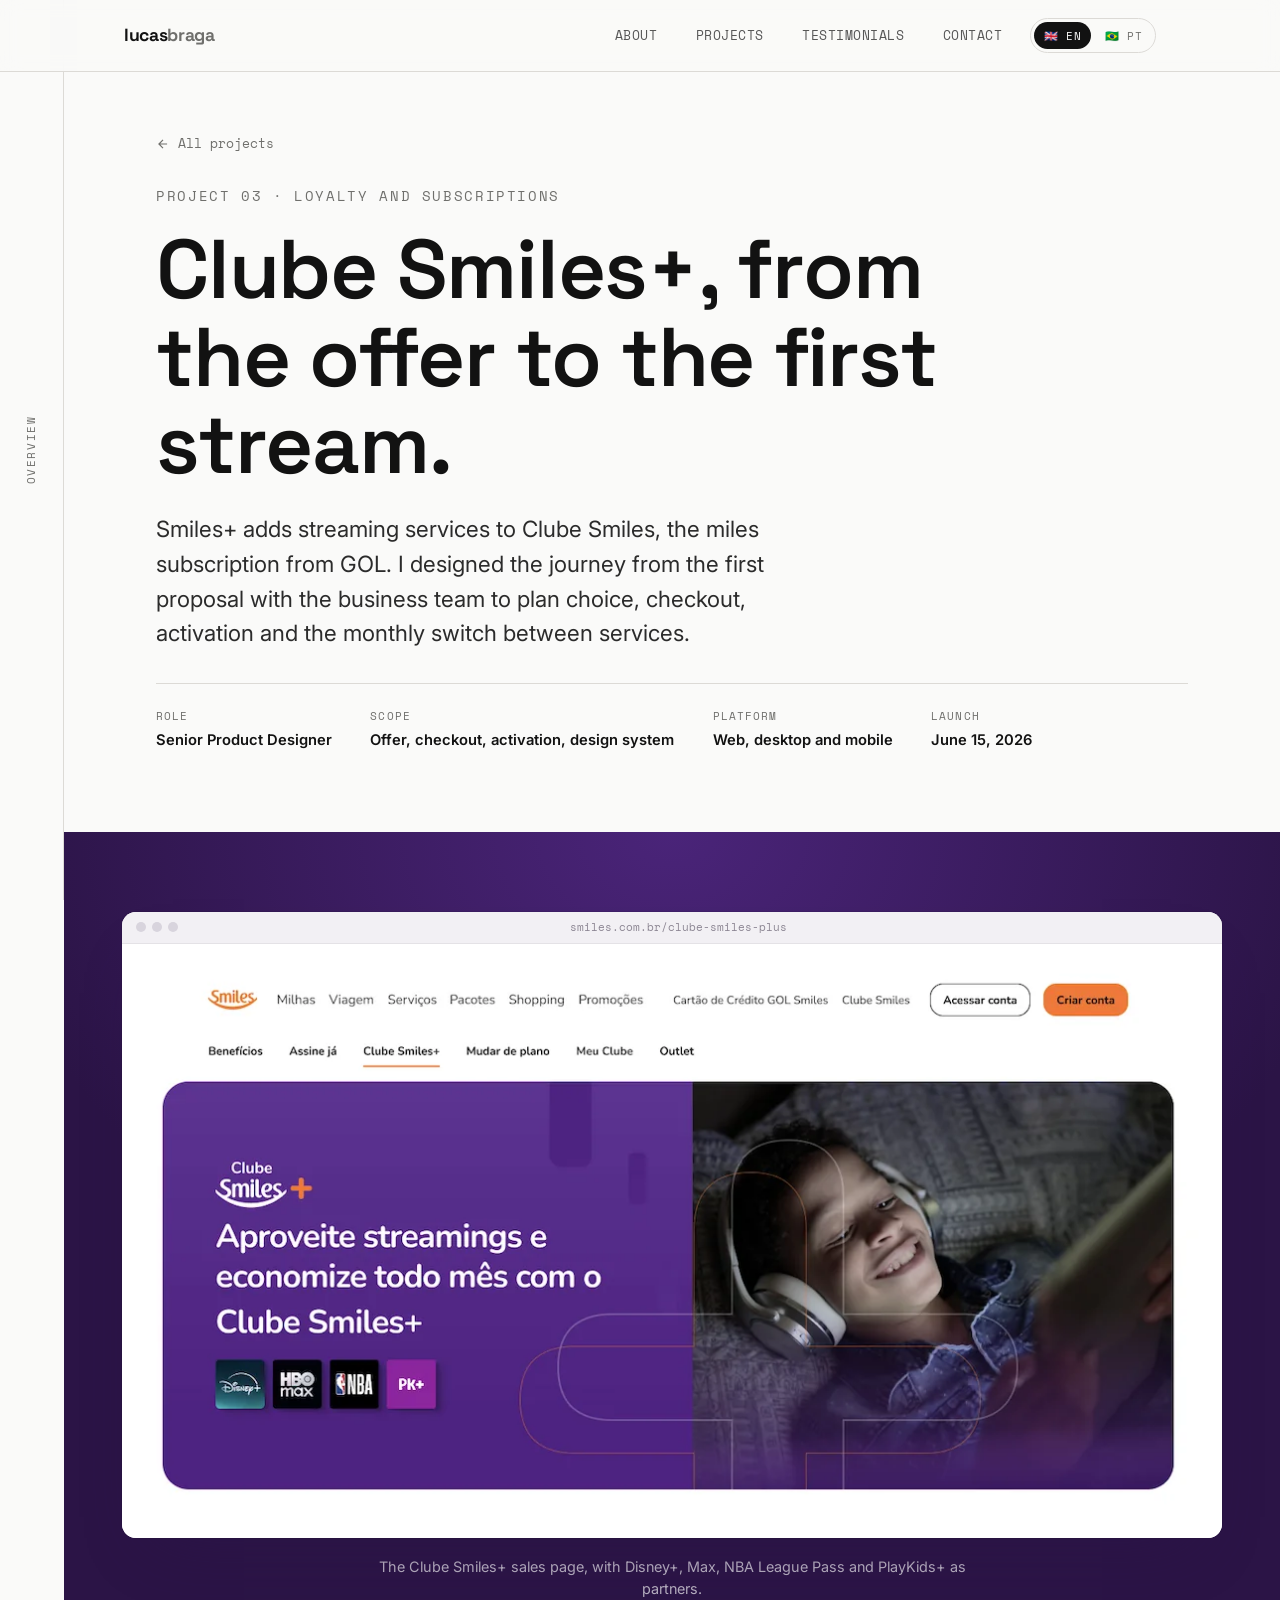
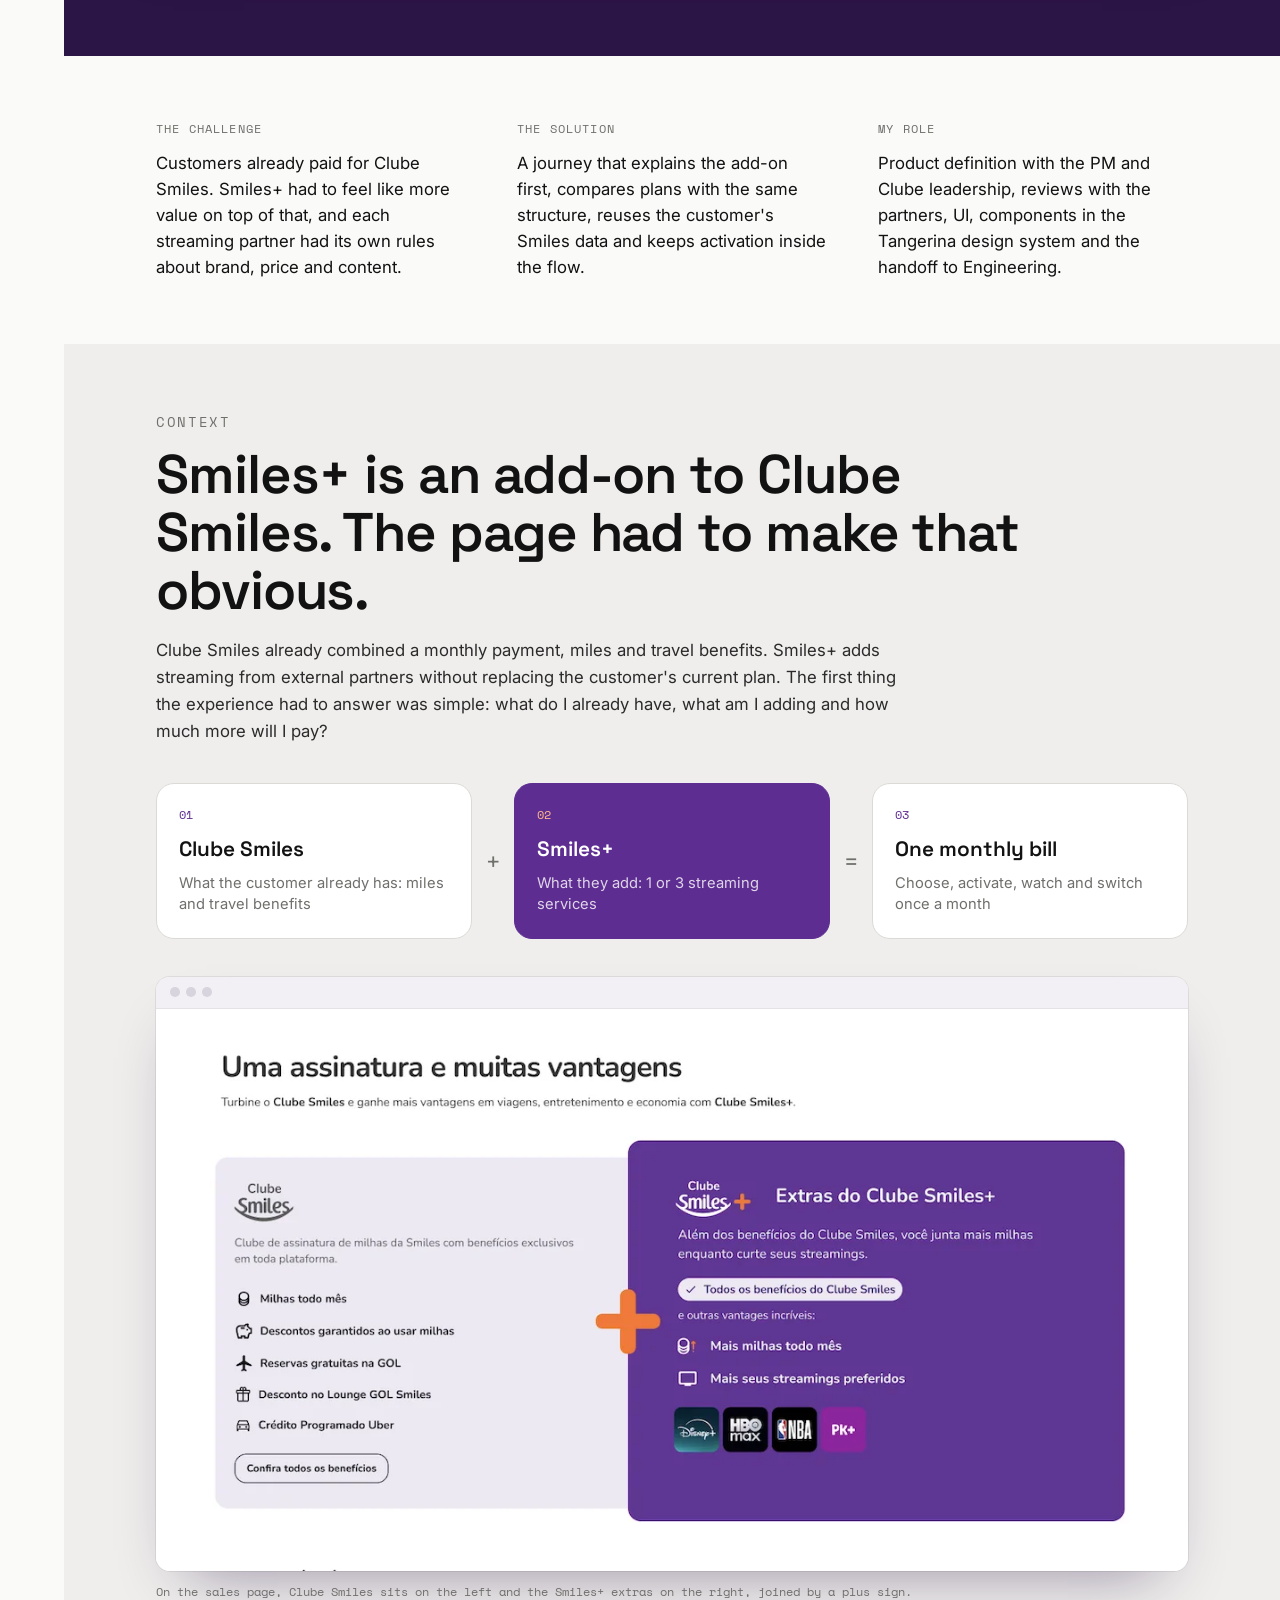
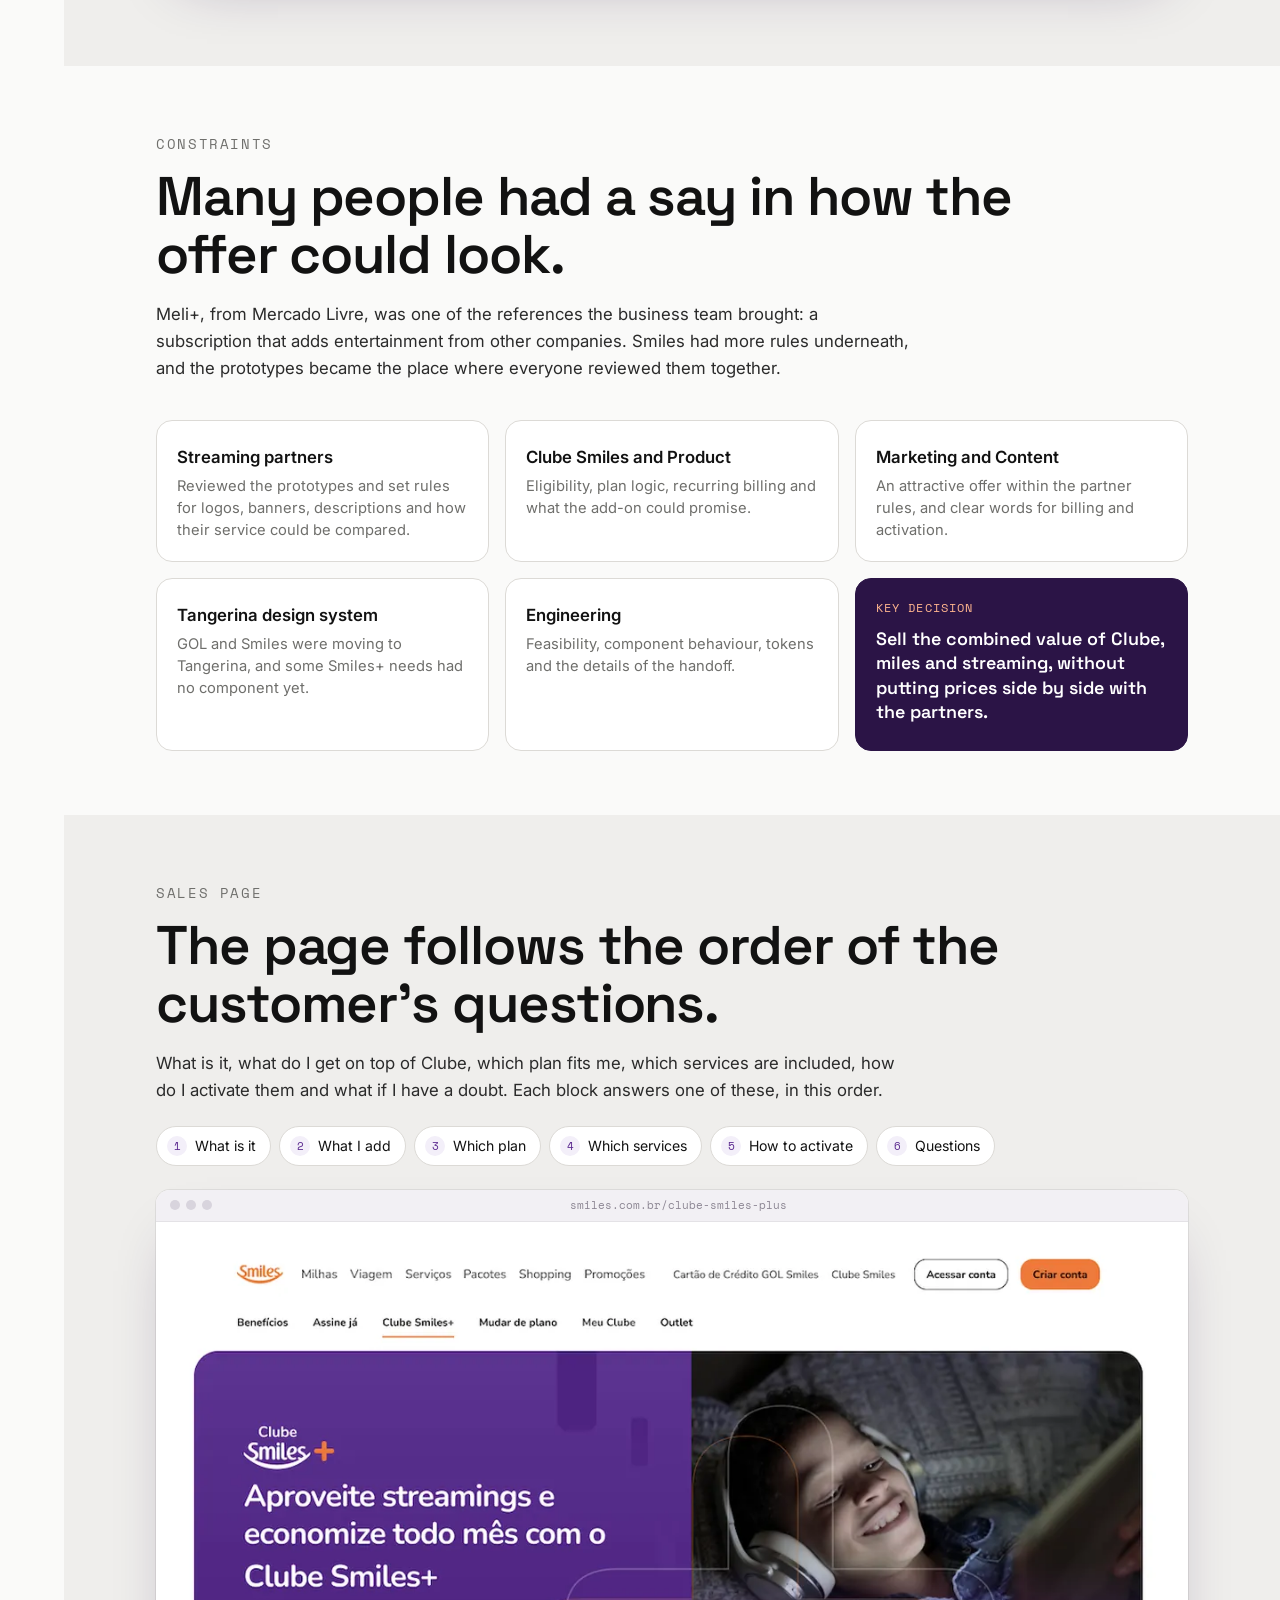
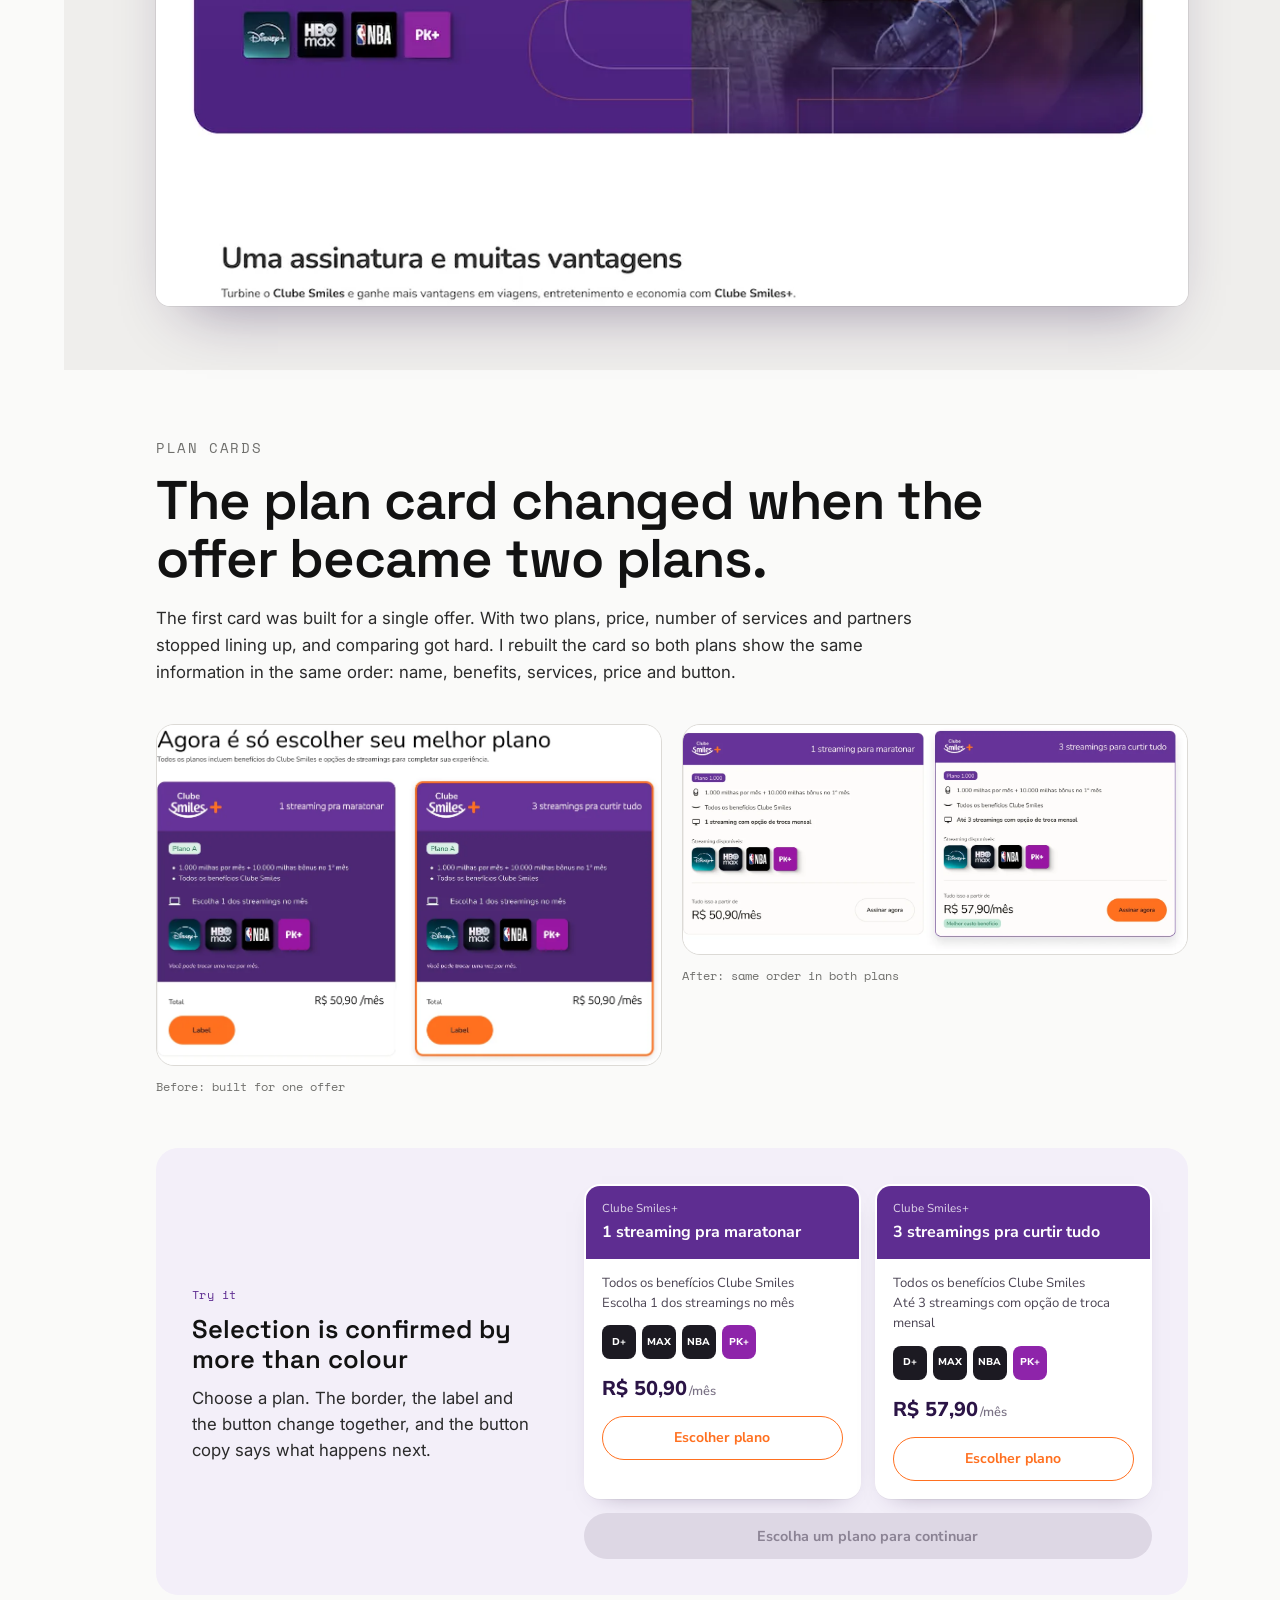
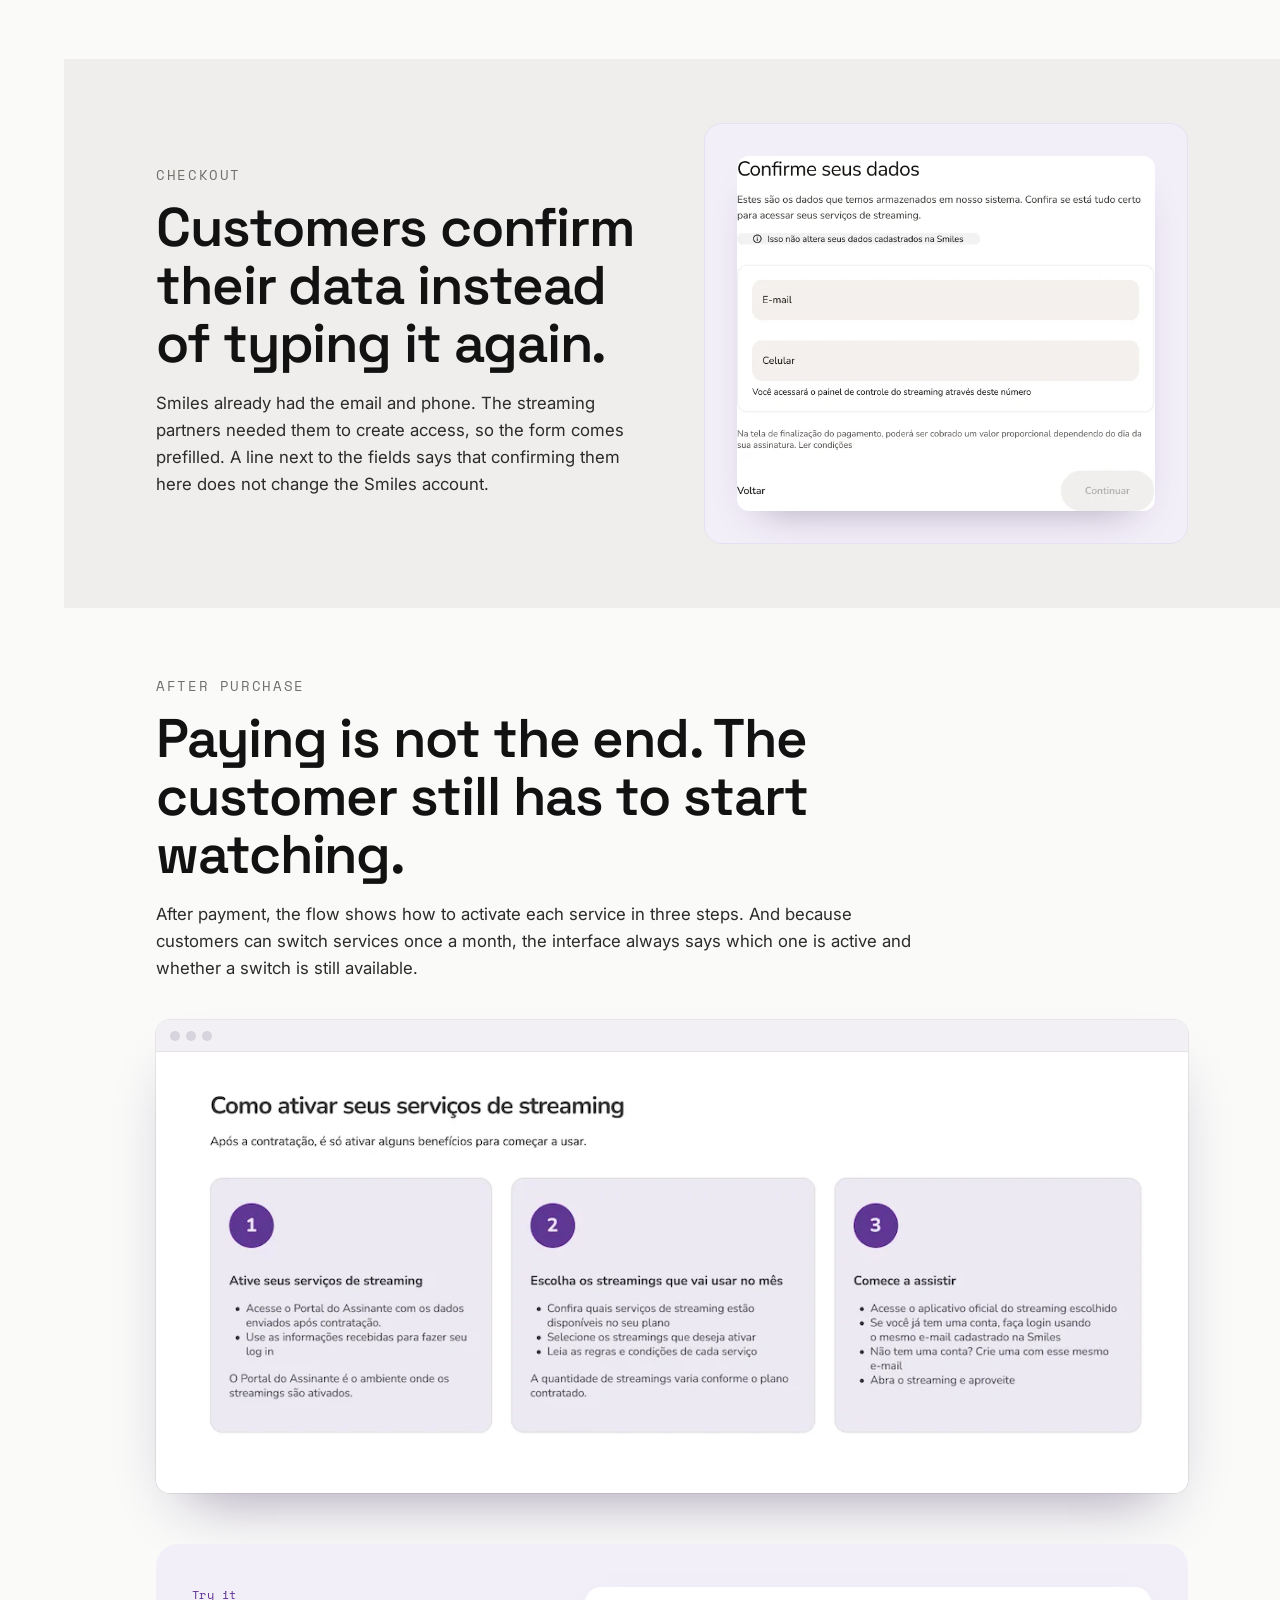
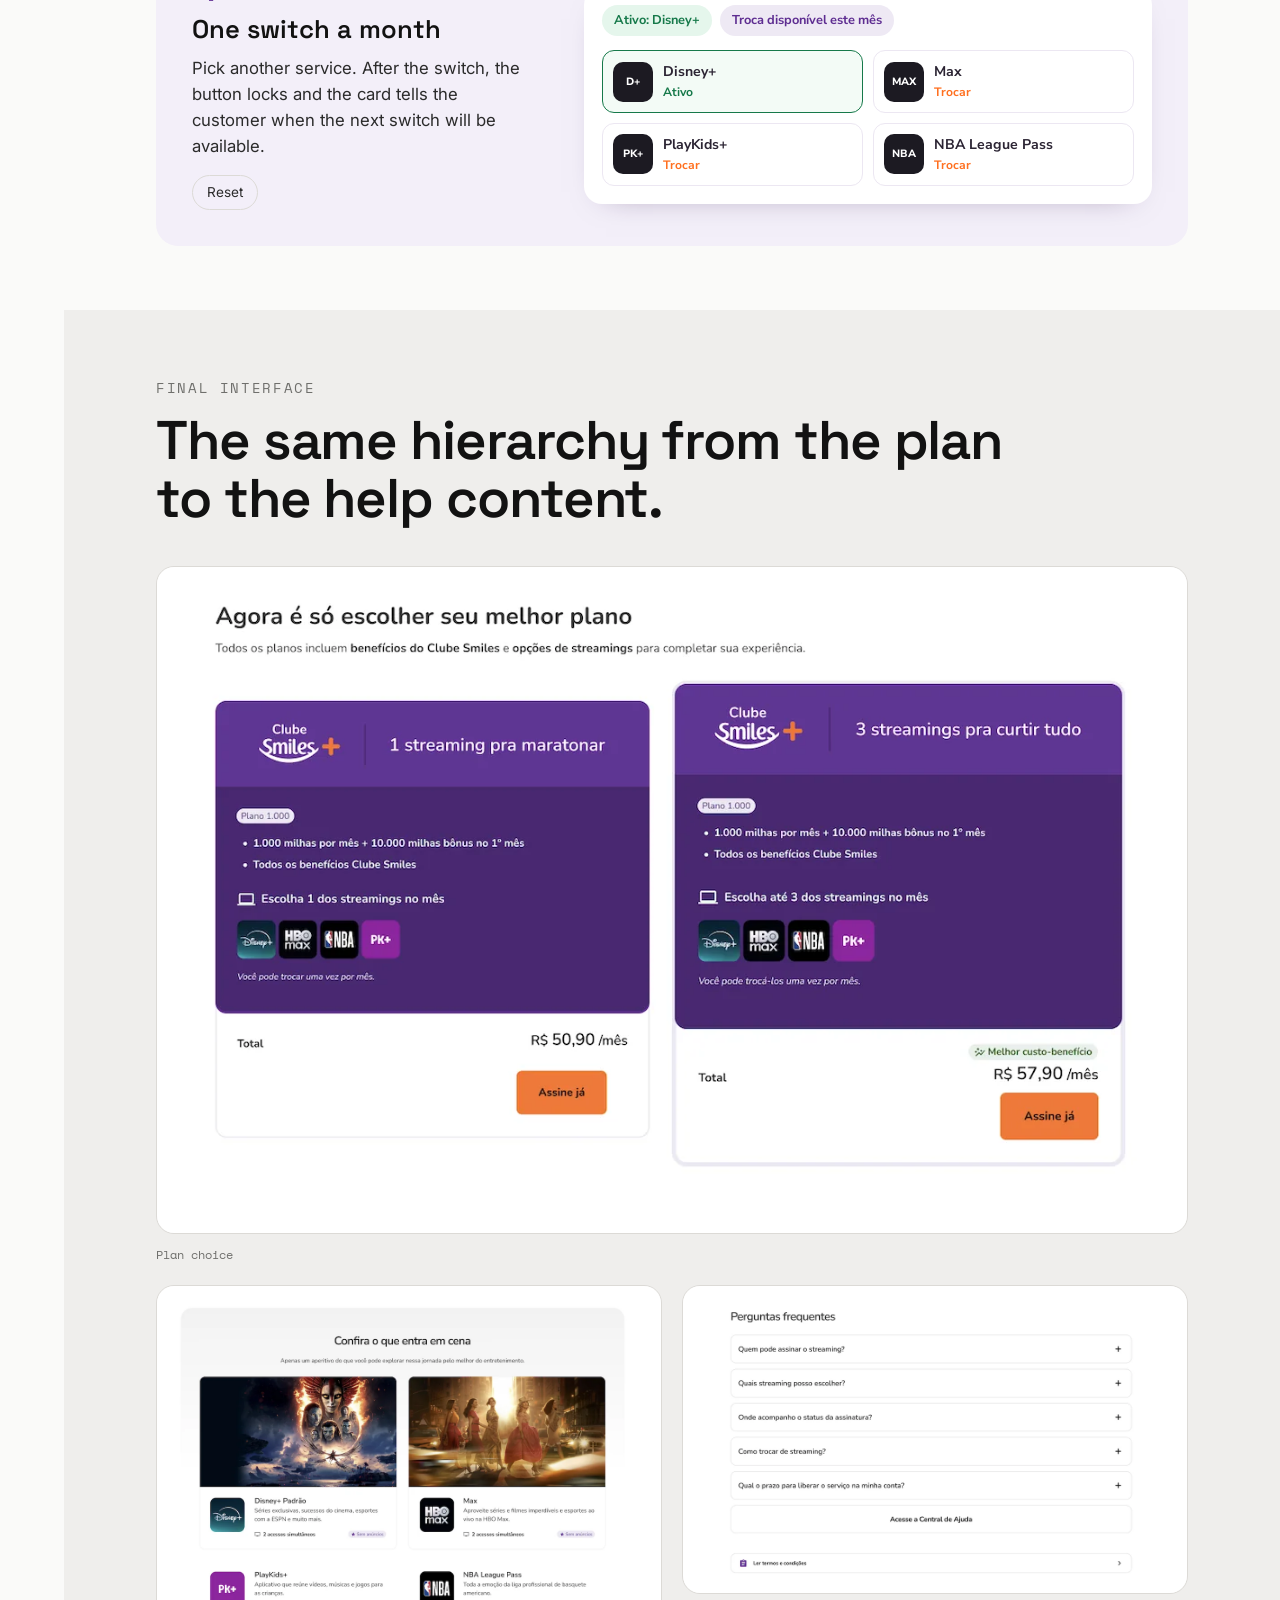
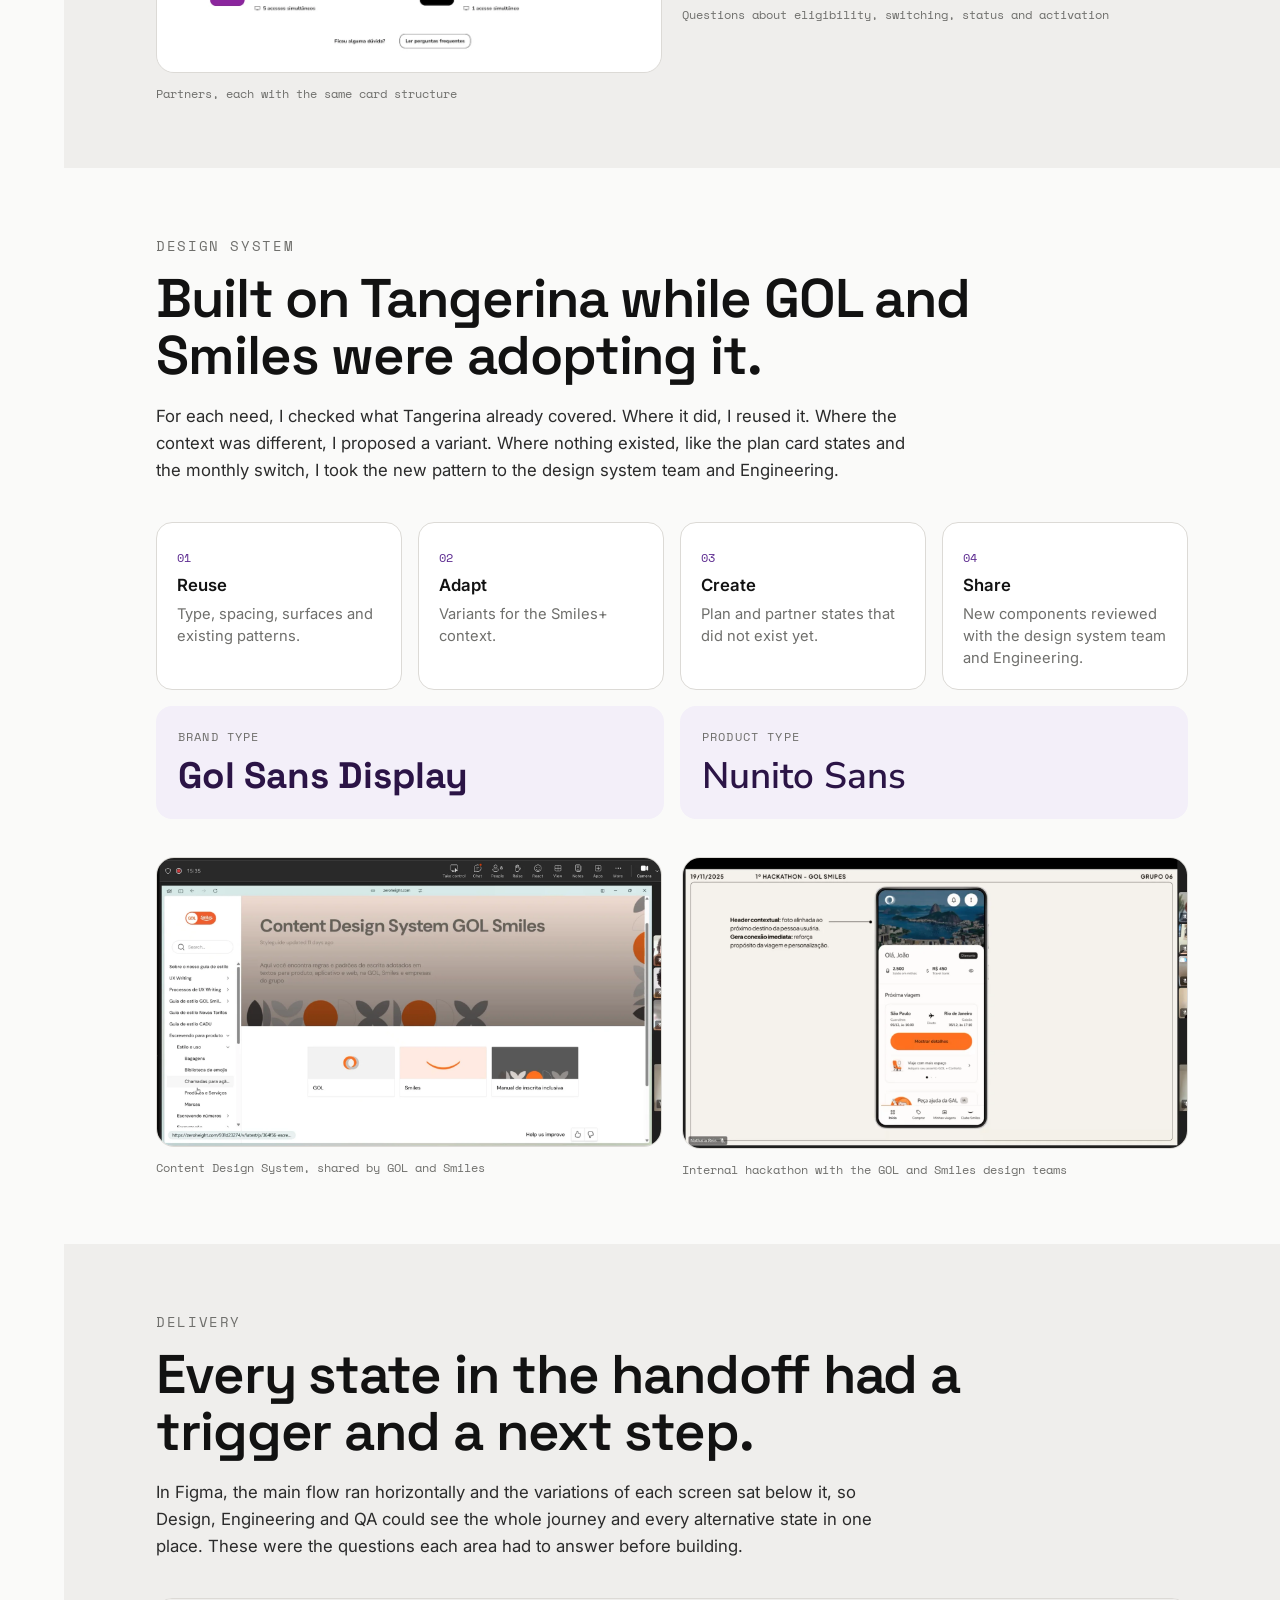
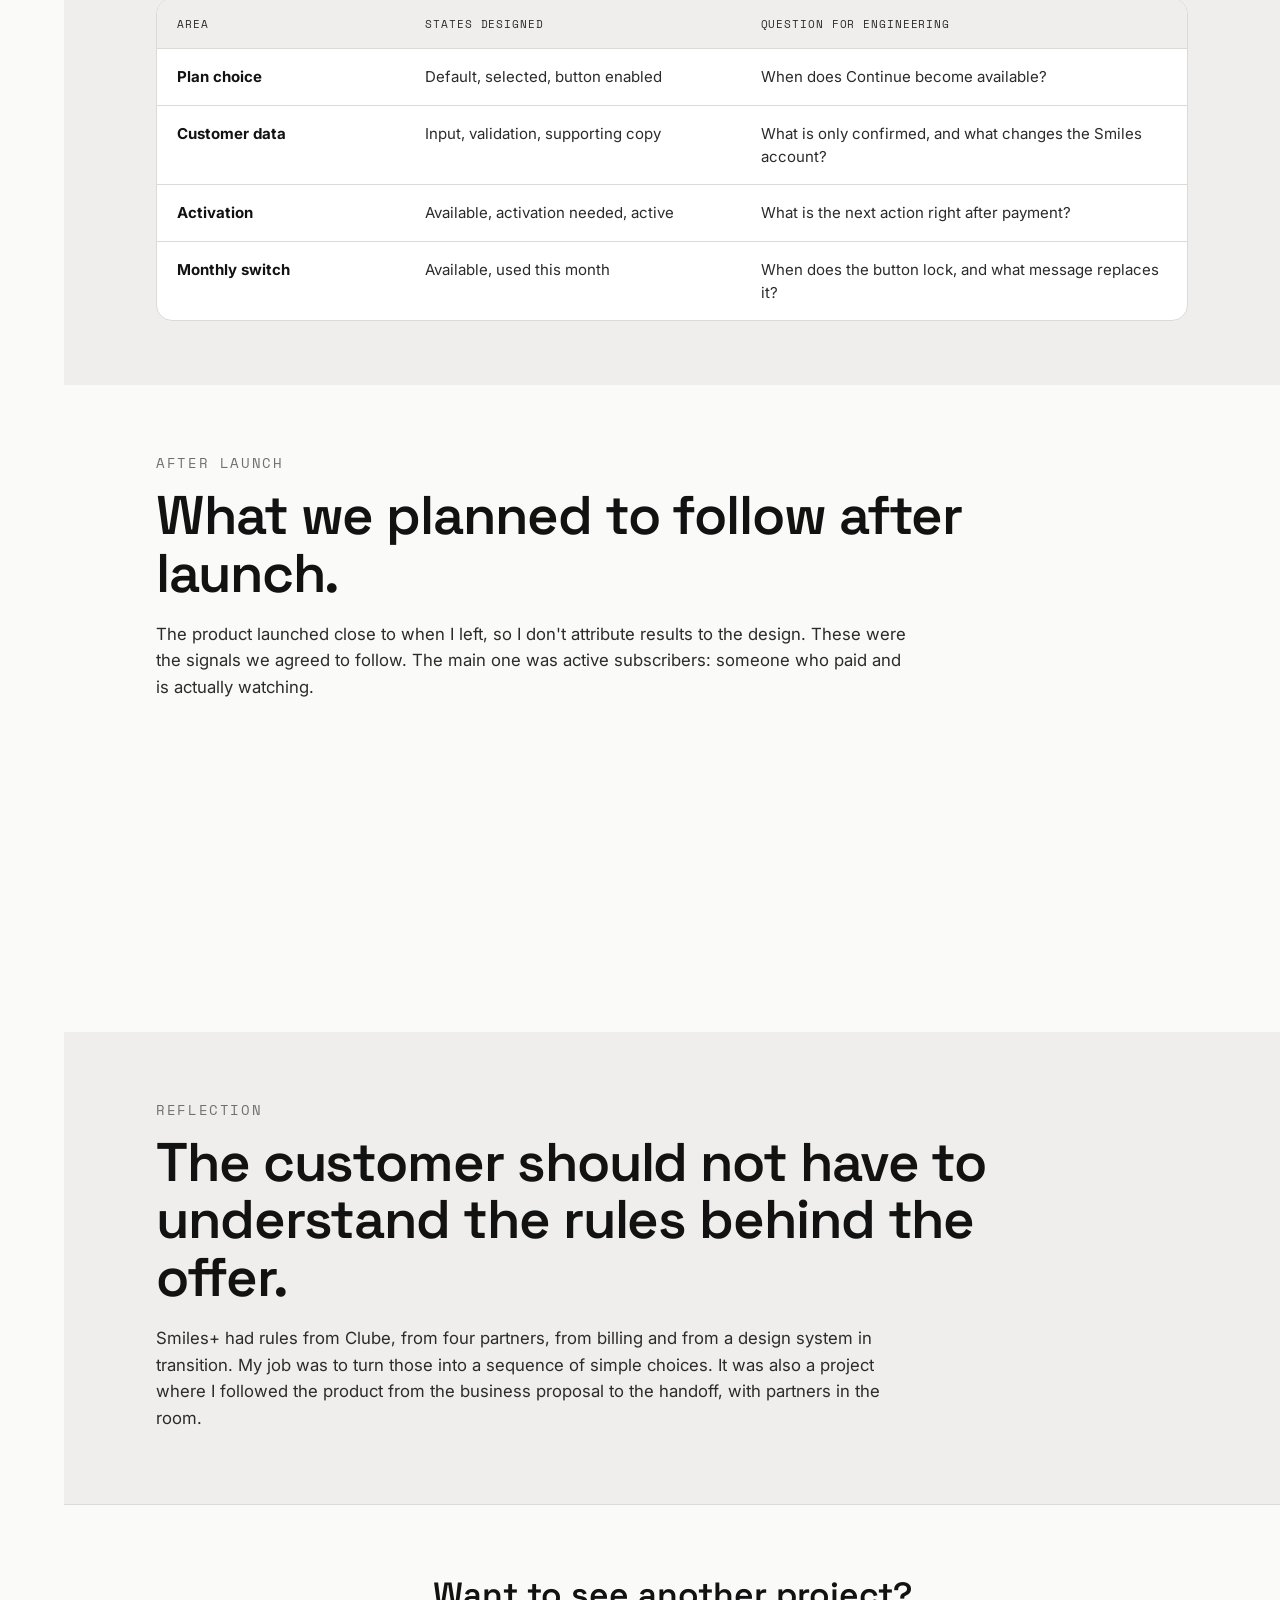
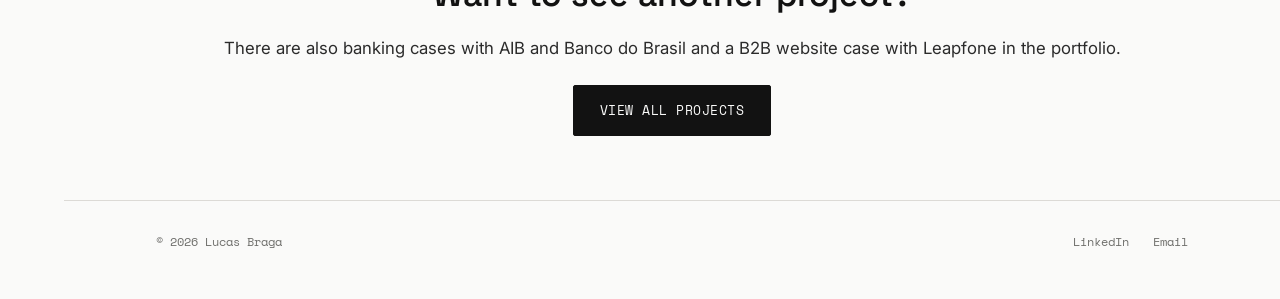
<file: projetos/smiles.html>
<!DOCTYPE html>
<html lang="en">
<head>
  <meta charset="UTF-8">
  <meta name="viewport" content="width=device-width, initial-scale=1.0">
  <title>Clube Smiles+: subscription journey · Lucas Braga</title>
  <meta name="description" content="Case study: designing Clube Smiles+, from the offer and plan choice to checkout, activation and the monthly switch.">

  <link rel="preconnect" href="https://fonts.googleapis.com">
  <link rel="preconnect" href="https://fonts.gstatic.com" crossorigin>
  <link href="https://fonts.googleapis.com/css2?family=Space+Grotesk:wght@500;600;700&family=Inter:wght@400;500;600&family=Space+Mono:wght@400;700&family=Nunito+Sans:wght@400;600;700;800&display=swap" rel="stylesheet">

  <link rel="stylesheet" href="../css/styles.css">
  <link rel="stylesheet" href="../css/case-smiles.css">
</head>
<body>

  <aside class="ruler" aria-hidden="true">
    <div class="ruler-track">
      <div class="ruler-progress"></div>
      <span class="ruler-label">Overview</span>
    </div>
  </aside>

  <nav class="nav">
    <div class="nav-inner">
      <a href="../index.html#home" class="logo">lucas<span>braga</span></a>
      <div class="nav-right">
        <ul class="nav-links">
          <li><a href="../index.html#sobre" data-en="About" data-pt="Sobre">About</a></li>
          <li><a href="../index.html#projetos" data-en="Projects" data-pt="Projetos">Projects</a></li>
          <li><a href="../index.html#depoimentos" data-en="Testimonials" data-pt="Depoimentos">Testimonials</a></li>
          <li><a href="../index.html#contato" data-en="Contact" data-pt="Contato">Contact</a></li>
        </ul>
        <div class="lang-toggle" aria-label="Language">
          <button class="lang-btn" data-lang-switch="en" aria-label="English">🇬🇧 EN</button>
          <button class="lang-btn" data-lang-switch="pt" aria-label="Português">🇧🇷 PT</button>
        </div>
        <button class="nav-toggle" aria-label="Open menu" aria-expanded="false">
          <span></span><span></span><span></span>
        </button>
      </div>
    </div>
  </nav>

    <main>
    <!-- ============ HERO ============ -->
    <section id="overview" data-ruler-en="Overview" data-ruler-pt="Visão geral" class="project-hero sm-hero">
      <div class="container">
        <a class="back-link" href="../index.html#projetos">
          <svg width="14" height="14" viewBox="0 0 24 24" fill="none" stroke="currentColor" stroke-width="2"><path d="M19 12H5M12 19l-7-7 7-7"/></svg>
          <span data-en="All projects" data-pt="Todos os projetos">All projects</span>
        </a>
        <p class="eyebrow" data-en="Project 03 · Loyalty and subscriptions" data-pt="Projeto 03 · Fidelidade e assinaturas">Project 03 · Loyalty and subscriptions</p>
        <h1 data-en="Clube Smiles+, from the offer to the first stream." data-pt="Clube Smiles+, da oferta ao primeiro streaming.">Clube Smiles+, from the offer to the first stream.</h1>
        <p class="lead" data-en="Smiles+ adds streaming services to Clube Smiles, the miles subscription from GOL. I designed the journey from the first proposal with the business team to plan choice, checkout, activation and the monthly switch between services." data-pt="O Smiles+ adiciona serviços de streaming ao Clube Smiles, a assinatura de milhas da GOL. Desenhei a jornada desde a primeira proposta com o time de negócio até a escolha do plano, o checkout, a ativação e a troca mensal entre serviços.">Smiles+ adds streaming services to Clube Smiles, the miles subscription from GOL. I designed the journey from the first proposal with the business team to plan choice, checkout, activation and the monthly switch between services.</p>
        <div class="project-meta">
          <div><span data-en="Role" data-pt="Papel">Role</span><strong data-en="Senior Product Designer" data-pt="Product Designer Sênior">Senior Product Designer</strong></div>
          <div><span data-en="Scope" data-pt="Escopo">Scope</span><strong data-en="Offer, checkout, activation, design system" data-pt="Oferta, checkout, ativação, design system">Offer, checkout, activation, design system</strong></div>
          <div><span data-en="Platform" data-pt="Plataforma">Platform</span><strong data-en="Web, desktop and mobile" data-pt="Web, desktop e mobile">Web, desktop and mobile</strong></div>
          <div><span data-en="Launch" data-pt="Lançamento">Launch</span><strong data-en="June 15, 2026" data-pt="15 de junho de 2026">June 15, 2026</strong></div>
        </div>
      </div>
      <div class="sm-stage">
        <div class="sm-stage-inner">
          <div class="sm-browser reveal">
            <div class="sm-browser-bar"><i></i><i></i><i></i><span>smiles.com.br/clube-smiles-plus</span></div>
            <img src="../assets/img/smiles/sales-hero.webp" alt="Clube Smiles+ sales page with the streaming partners" width="1108" height="598">
          </div>
          <p class="sm-caption" data-en="The Clube Smiles+ sales page, with Disney+, Max, NBA League Pass and PlayKids+ as partners." data-pt="A página de venda do Clube Smiles+, com Disney+, Max, NBA League Pass e PlayKids+ como parceiros.">The Clube Smiles+ sales page, with Disney+, Max, NBA League Pass and PlayKids+ as partners.</p>
        </div>
      </div>
    </section>

    <!-- ============ CHALLENGE ============ -->
    <section id="desafio" data-ruler-en="Challenge" data-ruler-pt="Desafio" class="case-section">
      <div class="container">
        <div class="sm-csr reveal">
          <div><p class="sm-label" data-en="The challenge" data-pt="O desafio">The challenge</p>
            <p data-en="Customers already paid for Clube Smiles. Smiles+ had to feel like more value on top of that, and each streaming partner had its own rules about brand, price and content." data-pt="Os clientes já pagavam o Clube Smiles. O Smiles+ precisava parecer mais valor em cima disso, e cada parceiro de streaming tinha suas próprias regras de marca, preço e conteúdo.">Customers already paid for Clube Smiles. Smiles+ had to feel like more value on top of that, and each streaming partner had its own rules about brand, price and content.</p></div>
          <div><p class="sm-label" data-en="The solution" data-pt="A solução">The solution</p>
            <p data-en="A journey that explains the add-on first, compares plans with the same structure, reuses the customer's Smiles data and keeps activation inside the flow." data-pt="Uma jornada que explica o adicional primeiro, compara os planos com a mesma estrutura, reaproveita os dados do cliente na Smiles e mantém a ativação dentro do fluxo.">A journey that explains the add-on first, compares plans with the same structure, reuses the customer's Smiles data and keeps activation inside the flow.</p></div>
          <div><p class="sm-label" data-en="My role" data-pt="Meu papel">My role</p>
            <p data-en="Product definition with the PM and Clube leadership, reviews with the partners, UI, components in the Tangerina design system and the handoff to Engineering." data-pt="Definição de produto com o PM e a liderança do Clube, revisões com os parceiros, UI, componentes no design system Tangerina e a entrega para Engenharia.">Product definition with the PM and Clube leadership, reviews with the partners, UI, components in the Tangerina design system and the handoff to Engineering.</p></div>
        </div>
      </div>
    </section>

    <!-- ============ THE ADD-ON ============ -->
    <section id="contexto" data-ruler-en="The add-on" data-ruler-pt="O adicional" class="case-section dim">
      <div class="container">
        <p class="eyebrow" data-en="Context" data-pt="Contexto">Context</p>
        <h2 class="sm-h2" data-en="Smiles+ is an add-on to Clube Smiles. The page had to make that obvious." data-pt="O Smiles+ é um adicional do Clube Smiles. A página precisava deixar isso óbvio.">Smiles+ is an add-on to Clube Smiles. The page had to make that obvious.</h2>
        <p class="sm-p" data-en="Clube Smiles already combined a monthly payment, miles and travel benefits. Smiles+ adds streaming from external partners without replacing the customer's current plan. The first thing the experience had to answer was simple: what do I already have, what am I adding and how much more will I pay?" data-pt="O Clube Smiles já juntava pagamento mensal, milhas e benefícios de viagem. O Smiles+ adiciona streaming de parceiros externos sem substituir o plano atual do cliente. A primeira coisa que a experiência precisava responder era simples: o que eu já tenho, o que estou adicionando e quanto vou pagar a mais?">Clube Smiles already combined a monthly payment, miles and travel benefits. Smiles+ adds streaming from external partners without replacing the customer's current plan. The first thing the experience had to answer was simple: what do I already have, what am I adding and how much more will I pay?</p>
        <div class="sm-stack reveal">
          <div class="sm-layer"><span>01</span><strong>Clube Smiles</strong><small data-en="What the customer already has: miles and travel benefits" data-pt="O que o cliente já tem: milhas e benefícios de viagem">What the customer already has: miles and travel benefits</small></div>
          <b aria-hidden="true">+</b>
          <div class="sm-layer is-plus"><span>02</span><strong>Smiles+</strong><small data-en="What they add: 1 or 3 streaming services" data-pt="O que ele adiciona: 1 ou 3 streamings">What they add: 1 or 3 streaming services</small></div>
          <b aria-hidden="true">=</b>
          <div class="sm-layer"><span>03</span><strong data-en="One monthly bill" data-pt="Uma fatura mensal">One monthly bill</strong><small data-en="Choose, activate, watch and switch once a month" data-pt="Escolher, ativar, assistir e trocar uma vez por mês">Choose, activate, watch and switch once a month</small></div>
        </div>
        <figure class="sm-panel reveal">
          <div class="sm-browser"><div class="sm-browser-bar"><i></i><i></i><i></i></div><img src="../assets/img/smiles/benefits-compare.webp" alt="Section comparing Clube Smiles benefits with the extras of Clube Smiles+" loading="lazy"></div>
          <figcaption data-en="On the sales page, Clube Smiles sits on the left and the Smiles+ extras on the right, joined by a plus sign." data-pt="Na página de venda, o Clube Smiles fica à esquerda e os extras do Smiles+ à direita, ligados por um sinal de mais.">On the sales page, Clube Smiles sits on the left and the Smiles+ extras on the right, joined by a plus sign.</figcaption>
        </figure>
      </div>
    </section>

    <!-- ============ CONSTRAINTS ============ -->
    <section id="restricoes" data-ruler-en="Constraints" data-ruler-pt="Restrições" class="case-section">
      <div class="container">
        <p class="eyebrow" data-en="Constraints" data-pt="Restrições">Constraints</p>
        <h2 class="sm-h2" data-en="Many people had a say in how the offer could look." data-pt="Muita gente tinha voz sobre como a oferta podia aparecer.">Many people had a say in how the offer could look.</h2>
        <p class="sm-p" data-en="Meli+, from Mercado Livre, was one of the references the business team brought: a subscription that adds entertainment from other companies. Smiles had more rules underneath, and the prototypes became the place where everyone reviewed them together." data-pt="O Meli+, do Mercado Livre, foi uma das referências que o time de negócio trouxe: uma assinatura que adiciona entretenimento de outras empresas. A Smiles tinha mais regras por baixo, e os protótipos viraram o lugar onde todo mundo revisava essas regras junto.">Meli+, from Mercado Livre, was one of the references the business team brought: a subscription that adds entertainment from other companies. Smiles had more rules underneath, and the prototypes became the place where everyone reviewed them together.</p>
        <div class="sm-grid-3 reveal">
          <div class="sm-card"><strong data-en="Streaming partners" data-pt="Parceiros de streaming">Streaming partners</strong><p data-en="Reviewed the prototypes and set rules for logos, banners, descriptions and how their service could be compared." data-pt="Revisavam os protótipos e definiam regras para logos, banners, descrições e como o serviço podia ser comparado.">Reviewed the prototypes and set rules for logos, banners, descriptions and how their service could be compared.</p></div>
          <div class="sm-card"><strong data-en="Clube Smiles and Product" data-pt="Clube Smiles e Produto">Clube Smiles and Product</strong><p data-en="Eligibility, plan logic, recurring billing and what the add-on could promise." data-pt="Elegibilidade, lógica dos planos, cobrança recorrente e o que o adicional podia prometer.">Eligibility, plan logic, recurring billing and what the add-on could promise.</p></div>
          <div class="sm-card"><strong data-en="Marketing and Content" data-pt="Marketing e Conteúdo">Marketing and Content</strong><p data-en="An attractive offer within the partner rules, and clear words for billing and activation." data-pt="Uma oferta atrativa dentro das regras dos parceiros, e palavras claras para cobrança e ativação.">An attractive offer within the partner rules, and clear words for billing and activation.</p></div>
          <div class="sm-card"><strong data-en="Tangerina design system" data-pt="Design system Tangerina">Tangerina design system</strong><p data-en="GOL and Smiles were moving to Tangerina, and some Smiles+ needs had no component yet." data-pt="GOL e Smiles estavam migrando para o Tangerina, e algumas necessidades do Smiles+ ainda não tinham componente.">GOL and Smiles were moving to Tangerina, and some Smiles+ needs had no component yet.</p></div>
          <div class="sm-card"><strong data-en="Engineering" data-pt="Engenharia">Engineering</strong><p data-en="Feasibility, component behaviour, tokens and the details of the handoff." data-pt="Viabilidade, comportamento dos componentes, tokens e os detalhes da entrega.">Feasibility, component behaviour, tokens and the details of the handoff.</p></div>
          <div class="sm-card is-dark"><span class="sm-label" data-en="Key decision" data-pt="Decisão principal">Key decision</span><strong data-en="Sell the combined value of Clube, miles and streaming, without putting prices side by side with the partners." data-pt="Vender o valor combinado de Clube, milhas e streaming, sem colocar preços lado a lado com os parceiros.">Sell the combined value of Clube, miles and streaming, without putting prices side by side with the partners.</strong></div>
        </div>
      </div>
    </section>

    <!-- ============ SALES PAGE ============ -->
    <section id="pagina" data-ruler-en="Sales page" data-ruler-pt="Página de venda" class="case-section dim">
      <div class="container">
        <p class="eyebrow" data-en="Sales page" data-pt="Página de venda">Sales page</p>
        <h2 class="sm-h2" data-en="The page follows the order of the customer's questions." data-pt="A página segue a ordem das perguntas do cliente.">The page follows the order of the customer's questions.</h2>
        <p class="sm-p" data-en="What is it, what do I get on top of Clube, which plan fits me, which services are included, how do I activate them and what if I have a doubt. Each block answers one of these, in this order." data-pt="O que é, o que eu ganho a mais do que o Clube, qual plano serve para mim, quais serviços estão inclusos, como eu ativo e o que fazer se tiver dúvida. Cada bloco responde uma dessas perguntas, nessa ordem.">What is it, what do I get on top of Clube, which plan fits me, which services are included, how do I activate them and what if I have a doubt. Each block answers one of these, in this order.</p>
        <ol class="sm-flow reveal">
          <li data-en="What is it" data-pt="O que é">What is it</li><li data-en="What I add" data-pt="O que eu adiciono">What I add</li><li data-en="Which plan" data-pt="Qual plano">Which plan</li><li data-en="Which services" data-pt="Quais serviços">Which services</li><li data-en="How to activate" data-pt="Como ativar">How to activate</li><li data-en="Questions" data-pt="Dúvidas">Questions</li>
        </ol>
        <div class="sm-browser sm-browser--tall reveal">
          <div class="sm-browser-bar"><i></i><i></i><i></i><span>smiles.com.br/clube-smiles-plus</span></div>
          <div class="sm-browser-view" data-autoscroll><img src="../assets/img/smiles/sales-page.webp" alt="The Clube Smiles+ sales page from the hero to the FAQ" loading="lazy"></div>
        </div>
      </div>
    </section>

    <!-- ============ PLAN CARDS ============ -->
    <section id="planos" data-ruler-en="Plans" data-ruler-pt="Planos" class="case-section">
      <div class="container">
        <p class="eyebrow" data-en="Plan cards" data-pt="Cards de plano">Plan cards</p>
        <h2 class="sm-h2" data-en="The plan card changed when the offer became two plans." data-pt="O card de plano mudou quando a oferta virou dois planos.">The plan card changed when the offer became two plans.</h2>
        <p class="sm-p" data-en="The first card was built for a single offer. With two plans, price, number of services and partners stopped lining up, and comparing got hard. I rebuilt the card so both plans show the same information in the same order: name, benefits, services, price and button." data-pt="O primeiro card foi feito para uma oferta só. Com dois planos, preço, número de serviços e parceiros deixaram de se alinhar, e comparar ficou difícil. Refiz o card para os dois planos mostrarem a mesma informação na mesma ordem: nome, benefícios, serviços, preço e botão.">The first card was built for a single offer. With two plans, price, number of services and partners stopped lining up, and comparing got hard. I rebuilt the card so both plans show the same information in the same order: name, benefits, services, price and button.</p>
        <div class="sm-ba reveal">
          <figure><div class="sm-frame"><img src="../assets/img/smiles/plan-before.webp" alt="Earlier plan cards, built for one offer" loading="lazy"></div><figcaption data-en="Before: built for one offer" data-pt="Antes: feito para uma oferta">Before: built for one offer</figcaption></figure>
          <figure><div class="sm-frame"><img src="../assets/img/smiles/plan-after.webp" alt="Final plan cards with the same structure for both plans" loading="lazy"></div><figcaption data-en="After: same order in both plans" data-pt="Depois: mesma ordem nos dois planos">After: same order in both plans</figcaption></figure>
        </div>

        <div class="sm-demo reveal">
          <div class="sm-demo-copy">
            <span class="sm-num" data-en="Try it" data-pt="Experimente">Try it</span>
            <h3 data-en="Selection is confirmed by more than colour" data-pt="A seleção é confirmada por mais do que cor">Selection is confirmed by more than colour</h3>
            <p data-en="Choose a plan. The border, the label and the button change together, and the button copy says what happens next." data-pt="Escolha um plano. A borda, o selo e o botão mudam juntos, e o texto do botão diz o que acontece em seguida.">Choose a plan. The border, the label and the button change together, and the button copy says what happens next.</p>
          </div>
          <div class="sm-plans" role="radiogroup" aria-label="Clube Smiles+ plans">
            <button class="sm-plan" role="radio" aria-checked="false" type="button">
              <span class="sm-plan-head"><small>Clube Smiles+</small><b>1 streaming pra maratonar</b></span>
              <span class="sm-plan-body">Todos os benefícios Clube Smiles<br>Escolha 1 dos streamings no mês</span>
              <span class="sm-logos"><i>D+</i><i>MAX</i><i>NBA</i><i>PK+</i></span>
              <span class="sm-price">R$ 50,90<small>/mês</small></span>
              <span class="sm-cta" data-idle="Escolher plano" data-on="Plano escolhido">Escolher plano</span>
            </button>
            <button class="sm-plan" role="radio" aria-checked="false" type="button">
              <span class="sm-plan-head"><small>Clube Smiles+</small><b>3 streamings pra curtir tudo</b></span>
              <span class="sm-plan-body">Todos os benefícios Clube Smiles<br>Até 3 streamings com opção de troca mensal</span>
              <span class="sm-logos"><i>D+</i><i>MAX</i><i>NBA</i><i>PK+</i></span>
              <span class="sm-price">R$ 57,90<small>/mês</small></span>
              <span class="sm-cta" data-idle="Escolher plano" data-on="Plano escolhido">Escolher plano</span>
            </button>
            <div class="sm-continue" aria-live="polite"><span class="sm-continue-btn" data-idle="Escolha um plano para continuar" data-on="Continuar para seus dados">Escolha um plano para continuar</span></div>
          </div>
        </div>
      </div>
    </section>

    <!-- ============ CHECKOUT DATA ============ -->
    <section id="dados" data-ruler-en="Customer data" data-ruler-pt="Dados" class="case-section dim">
      <div class="container">
        <div class="sm-split">
          <div>
            <p class="eyebrow" data-en="Checkout" data-pt="Checkout">Checkout</p>
            <h2 class="sm-h2" data-en="Customers confirm their data instead of typing it again." data-pt="O cliente confirma os dados em vez de digitar de novo.">Customers confirm their data instead of typing it again.</h2>
            <p class="sm-p" data-en="Smiles already had the email and phone. The streaming partners needed them to create access, so the form comes prefilled. A line next to the fields says that confirming them here does not change the Smiles account." data-pt="A Smiles já tinha o e-mail e o telefone. Os parceiros de streaming precisavam deles para criar o acesso, então o formulário já vem preenchido. Uma linha ao lado dos campos avisa que confirmar os dados ali não muda o cadastro da Smiles.">Smiles already had the email and phone. The streaming partners needed them to create access, so the form comes prefilled. A line next to the fields says that confirming them here does not change the Smiles account.</p>
          </div>
          <figure class="sm-frame sm-frame--pad reveal"><img src="../assets/img/smiles/confirm-data.webp" alt="Form to confirm email and phone for streaming access" loading="lazy"></figure>
        </div>
      </div>
    </section>

    <!-- ============ AFTER PURCHASE ============ -->
    <section id="ativacao" data-ruler-en="Activation" data-ruler-pt="Ativação" class="case-section">
      <div class="container">
        <p class="eyebrow" data-en="After purchase" data-pt="Depois da compra">After purchase</p>
        <h2 class="sm-h2" data-en="Paying is not the end. The customer still has to start watching." data-pt="Pagar não é o fim. O cliente ainda precisa começar a assistir.">Paying is not the end. The customer still has to start watching.</h2>
        <p class="sm-p" data-en="After payment, the flow shows how to activate each service in three steps. And because customers can switch services once a month, the interface always says which one is active and whether a switch is still available." data-pt="Depois do pagamento, o fluxo mostra como ativar cada serviço em três passos. E como o cliente pode trocar de serviço uma vez por mês, a interface sempre diz qual está ativo e se ainda dá para trocar.">After payment, the flow shows how to activate each service in three steps. And because customers can switch services once a month, the interface always says which one is active and whether a switch is still available.</p>
        <figure class="sm-panel reveal"><div class="sm-browser"><div class="sm-browser-bar"><i></i><i></i><i></i></div><img src="../assets/img/smiles/activation.webp" alt="Three steps to activate the streaming services" loading="lazy"></div></figure>

        <div class="sm-demo reveal">
          <div class="sm-demo-copy">
            <span class="sm-num" data-en="Try it" data-pt="Experimente">Try it</span>
            <h3 data-en="One switch a month" data-pt="Uma troca por mês">One switch a month</h3>
            <p data-en="Pick another service. After the switch, the button locks and the card tells the customer when the next switch will be available." data-pt="Escolha outro serviço. Depois da troca, o botão trava e o card diz quando a próxima troca vai estar disponível.">Pick another service. After the switch, the button locks and the card tells the customer when the next switch will be available.</p>
            <button class="sm-reset" type="button" data-en="Reset" data-pt="Reiniciar">Reset</button>
          </div>
          <div class="sm-switch" data-state="available">
            <div class="sm-switch-status">
              <span class="sm-pill is-on">Ativo: <b data-active>Disney+</b></span>
              <span class="sm-pill" data-switch-msg data-available="Troca disponível este mês" data-used="Troca usada. Nova troca no próximo ciclo">Troca disponível este mês</span>
            </div>
            <div class="sm-partners">
              <button type="button" class="sm-partner is-active" data-name="Disney+"><b>D+</b><span>Disney+</span><small>Ativo</small></button>
              <button type="button" class="sm-partner" data-name="Max"><b>MAX</b><span>Max</span><small>Trocar</small></button>
              <button type="button" class="sm-partner" data-name="PlayKids+"><b>PK+</b><span>PlayKids+</span><small>Trocar</small></button>
              <button type="button" class="sm-partner" data-name="NBA League Pass"><b>NBA</b><span>NBA League Pass</span><small>Trocar</small></button>
            </div>
          </div>
        </div>
      </div>
    </section>

    <!-- ============ FINAL UI ============ -->
    <section id="ui" data-ruler-en="Final UI" data-ruler-pt="UI final" class="case-section dim">
      <div class="container">
        <p class="eyebrow" data-en="Final interface" data-pt="Interface final">Final interface</p>
        <h2 class="sm-h2" data-en="The same hierarchy from the plan to the help content." data-pt="A mesma hierarquia do plano ao conteúdo de ajuda.">The same hierarchy from the plan to the help content.</h2>
        <div class="sm-gallery">
          <figure class="sm-shot is-wide reveal"><div class="sm-frame"><img src="../assets/img/smiles/plan-cards.webp" alt="The two Clube Smiles+ plan cards" loading="lazy"></div><figcaption data-en="Plan choice" data-pt="Escolha do plano">Plan choice</figcaption></figure>
          <figure class="sm-shot reveal"><div class="sm-frame"><img src="../assets/img/smiles/partners.webp" alt="Partner cards for Disney+, Max, PlayKids+ and NBA League Pass" loading="lazy"></div><figcaption data-en="Partners, each with the same card structure" data-pt="Parceiros, todos com a mesma estrutura de card">Partners, each with the same card structure</figcaption></figure>
          <figure class="sm-shot reveal"><div class="sm-frame"><img src="../assets/img/smiles/faq.webp" alt="Frequently asked questions about the streaming subscription" loading="lazy"></div><figcaption data-en="Questions about eligibility, switching, status and activation" data-pt="Dúvidas sobre elegibilidade, troca, status e ativação">Questions about eligibility, switching, status and activation</figcaption></figure>
        </div>
      </div>
    </section>

    <!-- ============ DESIGN SYSTEM ============ -->
    <section id="tangerina" data-ruler-en="Design system" data-ruler-pt="Design system" class="case-section">
      <div class="container">
        <p class="eyebrow" data-en="Design system" data-pt="Design system">Design system</p>
        <h2 class="sm-h2" data-en="Built on Tangerina while GOL and Smiles were adopting it." data-pt="Construído no Tangerina enquanto GOL e Smiles adotavam o sistema.">Built on Tangerina while GOL and Smiles were adopting it.</h2>
        <p class="sm-p" data-en="For each need, I checked what Tangerina already covered. Where it did, I reused it. Where the context was different, I proposed a variant. Where nothing existed, like the plan card states and the monthly switch, I took the new pattern to the design system team and Engineering." data-pt="Para cada necessidade, eu verificava o que o Tangerina já cobria. Quando cobria, eu reaproveitava. Quando o contexto era diferente, eu propunha uma variante. Quando não existia nada, como os estados do card de plano e a troca mensal, eu levava o novo padrão para o time do design system e para Engenharia.">For each need, I checked what Tangerina already covered. Where it did, I reused it. Where the context was different, I proposed a variant. Where nothing existed, like the plan card states and the monthly switch, I took the new pattern to the design system team and Engineering.</p>
        <div class="sm-grid-4 reveal">
          <div class="sm-card"><span class="sm-num">01</span><strong data-en="Reuse" data-pt="Reaproveitar">Reuse</strong><p data-en="Type, spacing, surfaces and existing patterns." data-pt="Tipografia, espaçamento, superfícies e padrões existentes.">Type, spacing, surfaces and existing patterns.</p></div>
          <div class="sm-card"><span class="sm-num">02</span><strong data-en="Adapt" data-pt="Adaptar">Adapt</strong><p data-en="Variants for the Smiles+ context." data-pt="Variantes para o contexto do Smiles+.">Variants for the Smiles+ context.</p></div>
          <div class="sm-card"><span class="sm-num">03</span><strong data-en="Create" data-pt="Criar">Create</strong><p data-en="Plan and partner states that did not exist yet." data-pt="Estados de plano e de parceiro que ainda não existiam.">Plan and partner states that did not exist yet.</p></div>
          <div class="sm-card"><span class="sm-num">04</span><strong data-en="Share" data-pt="Compartilhar">Share</strong><p data-en="New components reviewed with the design system team and Engineering." data-pt="Novos componentes revisados com o time do design system e Engenharia.">New components reviewed with the design system team and Engineering.</p></div>
        </div>
        <div class="sm-type reveal">
          <div><span class="sm-label" data-en="Brand type" data-pt="Tipografia de marca">Brand type</span><strong class="sm-type-display">Gol Sans Display</strong></div>
          <div><span class="sm-label" data-en="Product type" data-pt="Tipografia de produto">Product type</span><strong class="sm-type-body">Nunito Sans</strong></div>
        </div>
        <div class="sm-ba reveal">
          <figure><div class="sm-frame"><img src="../assets/img/smiles/content-design-system.webp" alt="GOL Smiles Content Design System documentation" loading="lazy"></div><figcaption data-en="Content Design System, shared by GOL and Smiles" data-pt="Content Design System, compartilhado por GOL e Smiles">Content Design System, shared by GOL and Smiles</figcaption></figure>
          <figure><div class="sm-frame"><img src="../assets/img/smiles/hackathon.webp" alt="Product concept from an internal GOL Smiles hackathon" loading="lazy"></div><figcaption data-en="Internal hackathon with the GOL and Smiles design teams" data-pt="Hackathon interno com os times de design da GOL e da Smiles">Internal hackathon with the GOL and Smiles design teams</figcaption></figure>
        </div>
      </div>
    </section>

    <!-- ============ DELIVERY ============ -->
    <section id="entrega" data-ruler-en="Delivery" data-ruler-pt="Entrega" class="case-section dim">
      <div class="container">
        <p class="eyebrow" data-en="Delivery" data-pt="Entrega">Delivery</p>
        <h2 class="sm-h2" data-en="Every state in the handoff had a trigger and a next step." data-pt="Cada estado na entrega tinha um gatilho e um próximo passo.">Every state in the handoff had a trigger and a next step.</h2>
        <p class="sm-p" data-en="In Figma, the main flow ran horizontally and the variations of each screen sat below it, so Design, Engineering and QA could see the whole journey and every alternative state in one place. These were the questions each area had to answer before building." data-pt="No Figma, o fluxo principal corria na horizontal e as variações de cada tela ficavam abaixo dele, para Design, Engenharia e QA verem a jornada inteira e todos os estados alternativos no mesmo lugar. Estas eram as perguntas que cada área precisava responder antes de construir.">In Figma, the main flow ran horizontally and the variations of each screen sat below it, so Design, Engineering and QA could see the whole journey and every alternative state in one place. These were the questions each area had to answer before building.</p>
        <div class="sm-table reveal" role="table">
          <div class="sm-tr is-head" role="row"><span role="columnheader" data-en="Area" data-pt="Área">Area</span><span role="columnheader" data-en="States designed" data-pt="Estados desenhados">States designed</span><span role="columnheader" data-en="Question for Engineering" data-pt="Pergunta para Engenharia">Question for Engineering</span></div>
          <div class="sm-tr" role="row"><strong data-en="Plan choice" data-pt="Escolha do plano">Plan choice</strong><span data-en="Default, selected, button enabled" data-pt="Padrão, selecionado, botão habilitado">Default, selected, button enabled</span><span data-en="When does Continue become available?" data-pt="Quando o Continuar fica disponível?">When does Continue become available?</span></div>
          <div class="sm-tr" role="row"><strong data-en="Customer data" data-pt="Dados do cliente">Customer data</strong><span data-en="Input, validation, supporting copy" data-pt="Campo, validação, texto de apoio">Input, validation, supporting copy</span><span data-en="What is only confirmed, and what changes the Smiles account?" data-pt="O que é só confirmado, e o que muda o cadastro da Smiles?">What is only confirmed, and what changes the Smiles account?</span></div>
          <div class="sm-tr" role="row"><strong data-en="Activation" data-pt="Ativação">Activation</strong><span data-en="Available, activation needed, active" data-pt="Disponível, ativação pendente, ativo">Available, activation needed, active</span><span data-en="What is the next action right after payment?" data-pt="Qual é a próxima ação logo depois do pagamento?">What is the next action right after payment?</span></div>
          <div class="sm-tr" role="row"><strong data-en="Monthly switch" data-pt="Troca mensal">Monthly switch</strong><span data-en="Available, used this month" data-pt="Disponível, usada no mês">Available, used this month</span><span data-en="When does the button lock, and what message replaces it?" data-pt="Quando o botão trava, e qual mensagem entra no lugar?">When does the button lock, and what message replaces it?</span></div>
        </div>
      </div>
    </section>

    <!-- ============ OUTCOMES ============ -->
    <section id="resultados" data-ruler-en="Outcomes" data-ruler-pt="Resultados" class="case-section">
      <div class="container">
        <p class="eyebrow" data-en="After launch" data-pt="Depois do lançamento">After launch</p>
        <h2 class="sm-h2" data-en="What we planned to follow after launch." data-pt="O que planejamos acompanhar depois do lançamento.">What we planned to follow after launch.</h2>
        <p class="sm-p" data-en="The product launched close to when I left, so I don't attribute results to the design. These were the signals we agreed to follow. The main one was active subscribers: someone who paid and is actually watching." data-pt="O produto foi lançado perto da minha saída, então não atribuo resultados ao design. Estes eram os sinais que combinamos acompanhar. O principal era assinantes ativos: alguém que pagou e está de fato assistindo.">The product launched close to when I left, so I don't attribute results to the design. These were the signals we agreed to follow. The main one was active subscribers: someone who paid and is actually watching.</p>
        <div class="sm-metrics reveal">
          <div class="is-main"><strong data-en="Active subscribers" data-pt="Assinantes ativos">Active subscribers</strong><span data-en="Paid and watching" data-pt="Pagaram e estão assistindo">Paid and watching</span></div>
          <div><strong data-en="Adoption" data-pt="Adesão">Adoption</strong><span data-en="Clube customers who add Smiles+" data-pt="Clientes do Clube que adicionam o Smiles+">Clube customers who add Smiles+</span></div>
          <div><strong data-en="Checkout conversion" data-pt="Conversão do checkout">Checkout conversion</strong><span data-en="From plan choice to subscription" data-pt="Da escolha do plano à assinatura">From plan choice to subscription</span></div>
          <div><strong data-en="Activation rate and time" data-pt="Taxa e tempo de ativação">Activation rate and time</strong><span data-en="How many activate, and how fast" data-pt="Quantos ativam, e em quanto tempo">How many activate, and how fast</span></div>
          <div><strong data-en="Switch use" data-pt="Uso da troca">Switch use</strong><span data-en="Whether the monthly switch gets used" data-pt="Se a troca mensal é usada">Whether the monthly switch gets used</span></div>
          <div><strong data-en="Support and cancellation" data-pt="Suporte e cancelamento">Support and cancellation</strong><span data-en="Contacts about billing or activation, and 6-month retention" data-pt="Contatos sobre cobrança ou ativação, e retenção em 6 meses">Contacts about billing or activation, and 6-month retention</span></div>
        </div>
      </div>
    </section>

    <!-- ============ REFLECTION ============ -->
    <section id="reflexao" data-ruler-en="Reflection" data-ruler-pt="Reflexão" class="case-section dim">
      <div class="container">
        <p class="eyebrow" data-en="Reflection" data-pt="Reflexão">Reflection</p>
        <h2 class="sm-h2" data-en="The customer should not have to understand the rules behind the offer." data-pt="O cliente não deveria precisar entender as regras por trás da oferta.">The customer should not have to understand the rules behind the offer.</h2>
        <p class="sm-p" data-en="Smiles+ had rules from Clube, from four partners, from billing and from a design system in transition. My job was to turn those into a sequence of simple choices. It was also a project where I followed the product from the business proposal to the handoff, with partners in the room." data-pt="O Smiles+ tinha regras do Clube, de quatro parceiros, da cobrança e de um design system em transição. Meu trabalho foi transformar isso em uma sequência de escolhas simples. Foi também um projeto em que acompanhei o produto da proposta de negócio até a entrega, com parceiros na sala.">Smiles+ had rules from Clube, from four partners, from billing and from a design system in transition. My job was to turn those into a sequence of simple choices. It was also a project where I followed the product from the business proposal to the handoff, with partners in the room.</p>
      </div>
    </section>

    <section class="case-cta">
      <div class="container">
        <h3 data-en="Want to see another project?" data-pt="Quer ver outro projeto?">Want to see another project?</h3>
        <p data-en="There are also banking cases with AIB and Banco do Brasil and a B2B website case with Leapfone in the portfolio." data-pt="No portfólio também tem cases de banco com o AIB e o Banco do Brasil e um case de site B2B com a Leapfone.">There are also banking cases with AIB and Banco do Brasil and a B2B website case with Leapfone in the portfolio.</p>
        <a class="btn btn-solid" href="../index.html#projetos" data-en="View all projects" data-pt="Ver todos os projetos">View all projects</a>
      </div>
    </section>
  </main>

  <footer class="footer">
    <div class="container footer-inner">
      <span>© <span data-year></span> Lucas Braga</span>
      <div class="footer-links">
        <a href="https://www.linkedin.com/in/mateuscruzb/" target="_blank" rel="noopener">LinkedIn</a>
        <a href="mailto:lucasmateuspessoal@gmail.com">Email</a>
      </div>
    </div>
  </footer>

  <script src="../js/script.js"></script>
  <script src="../js/case-smiles.js"></script>
</body>
</html>
</file>
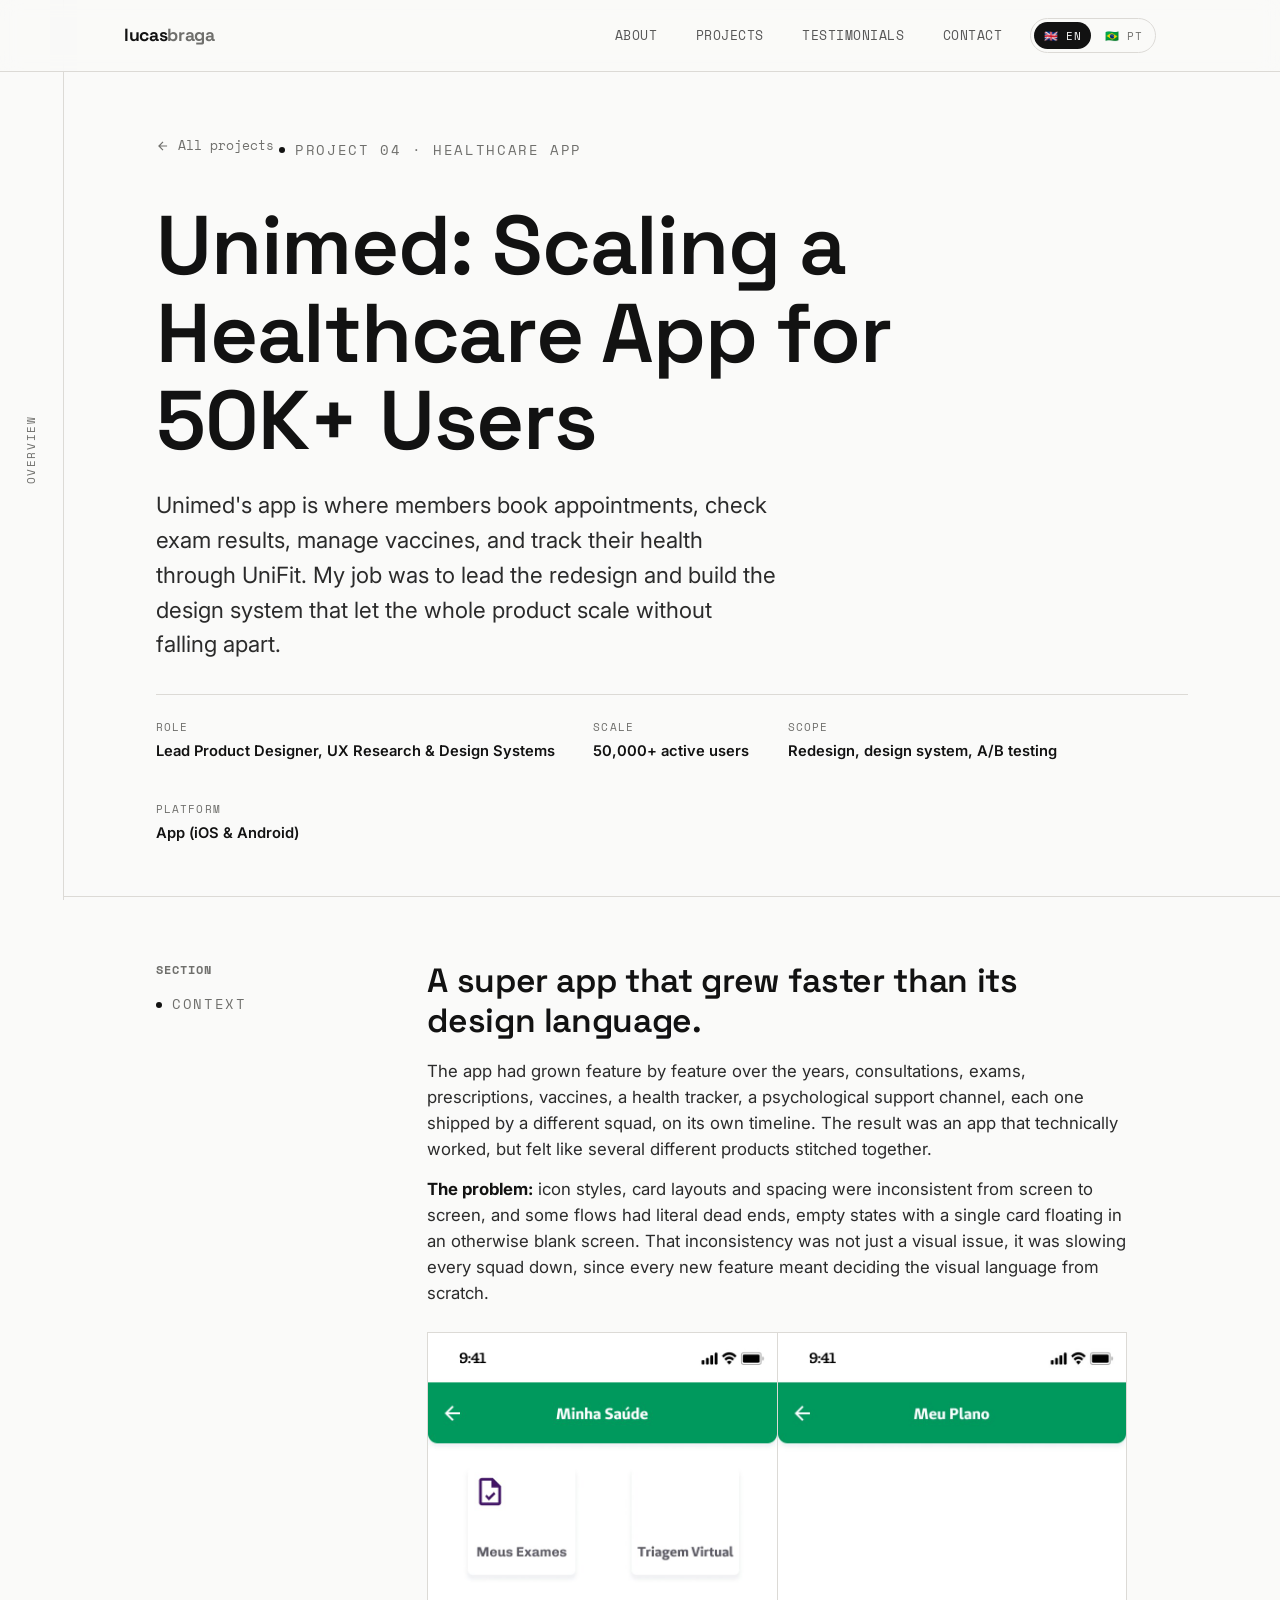
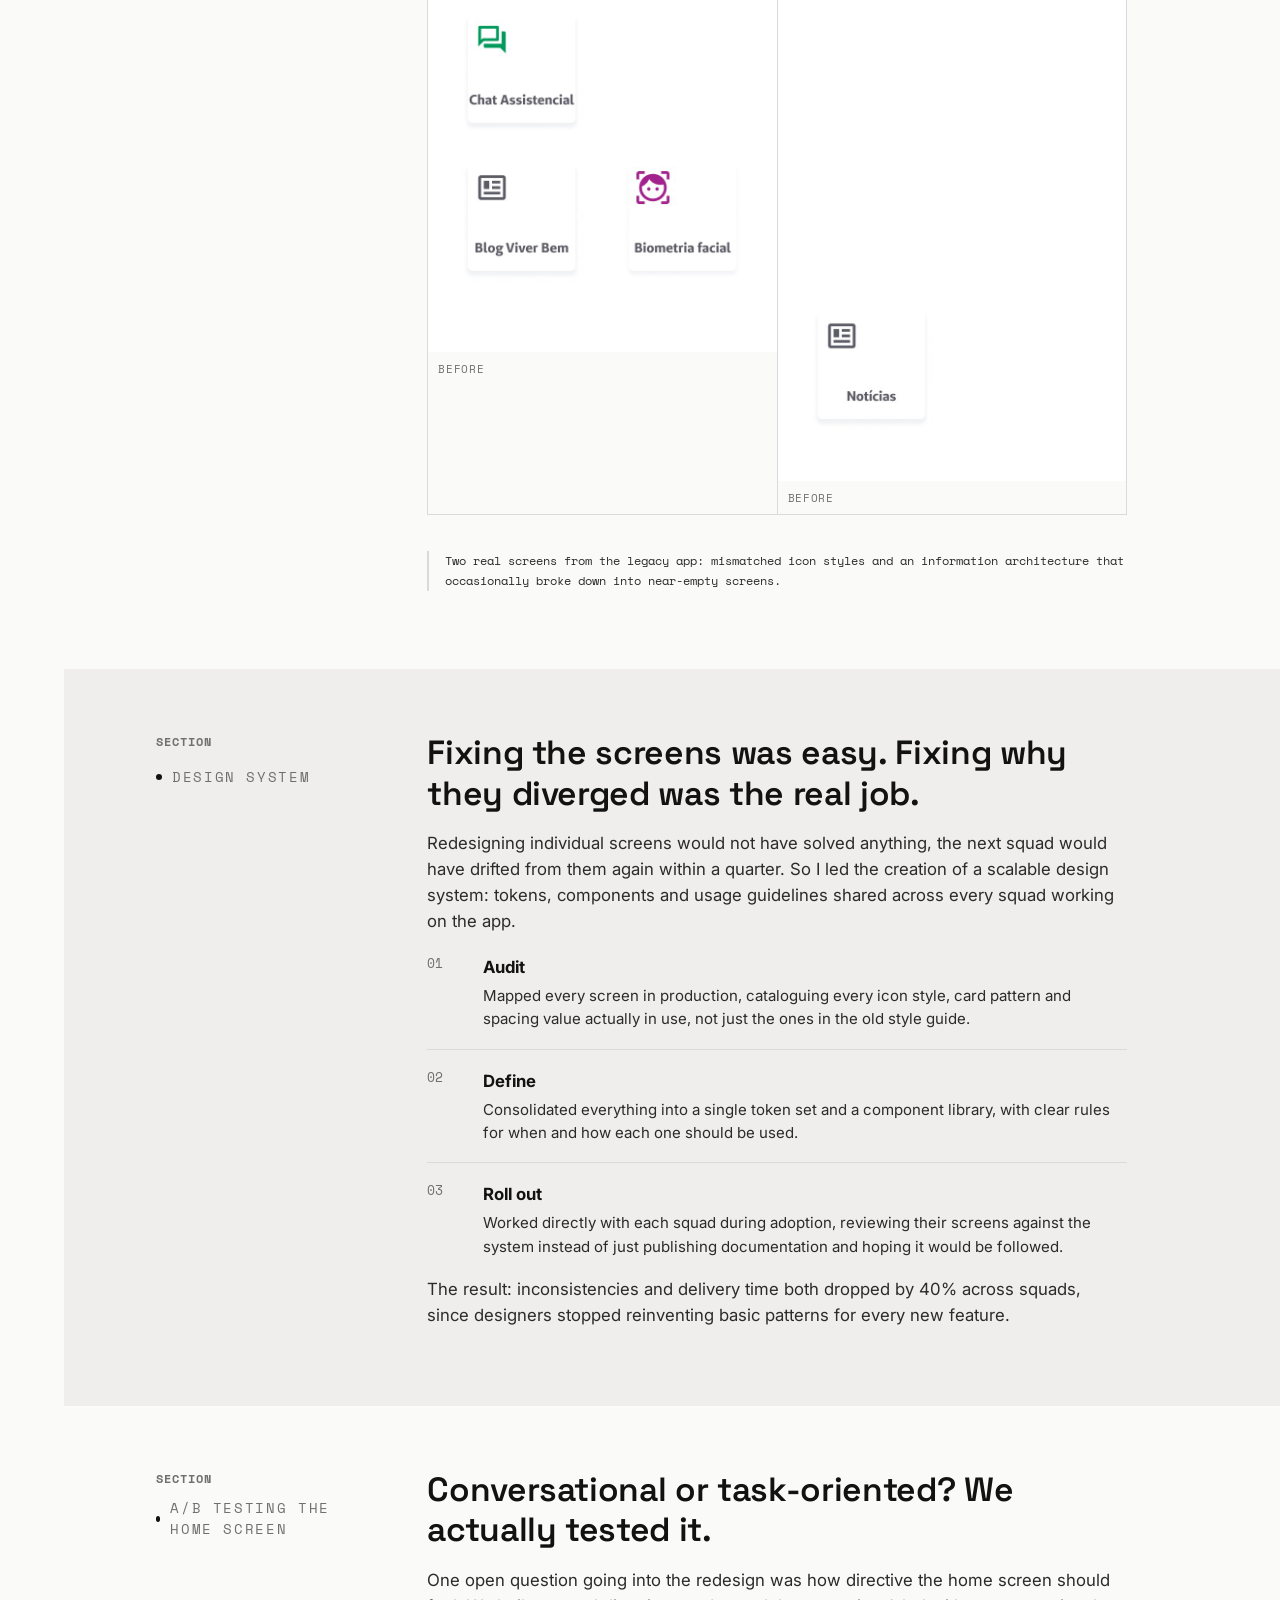
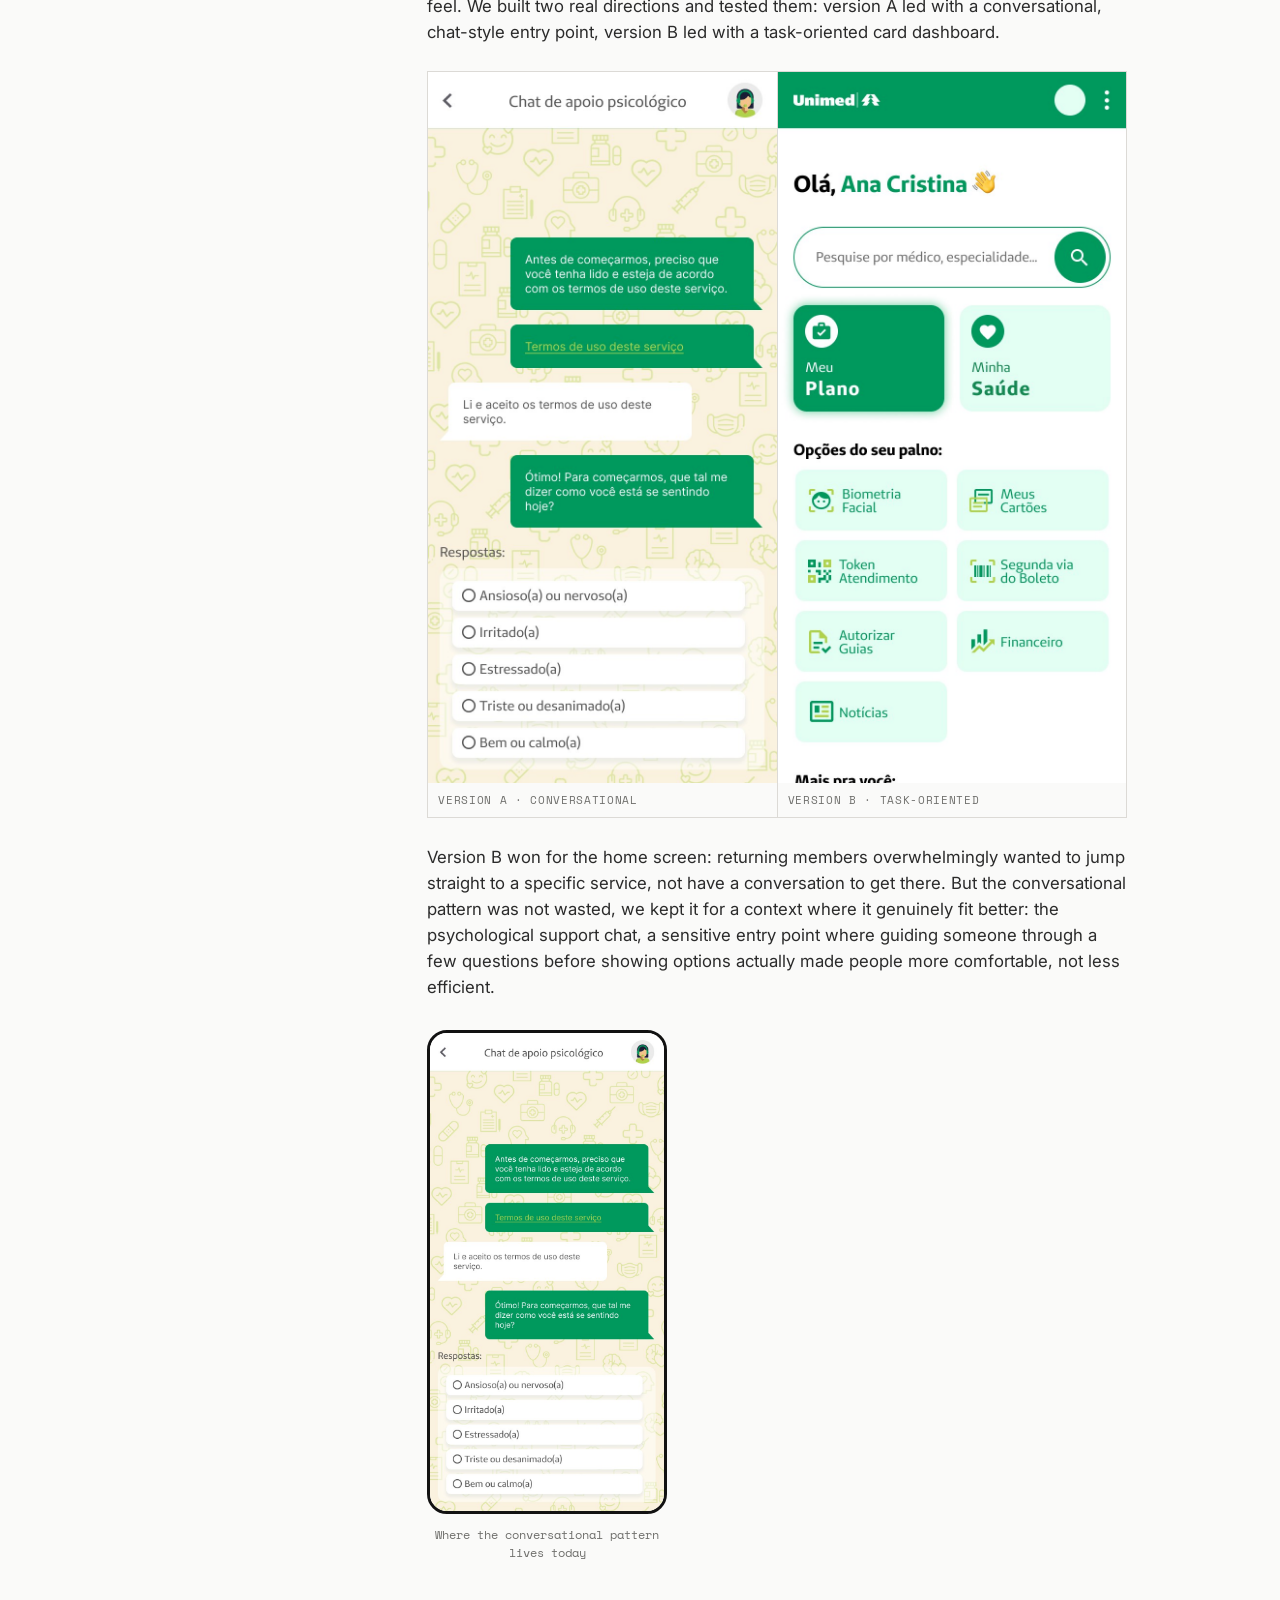
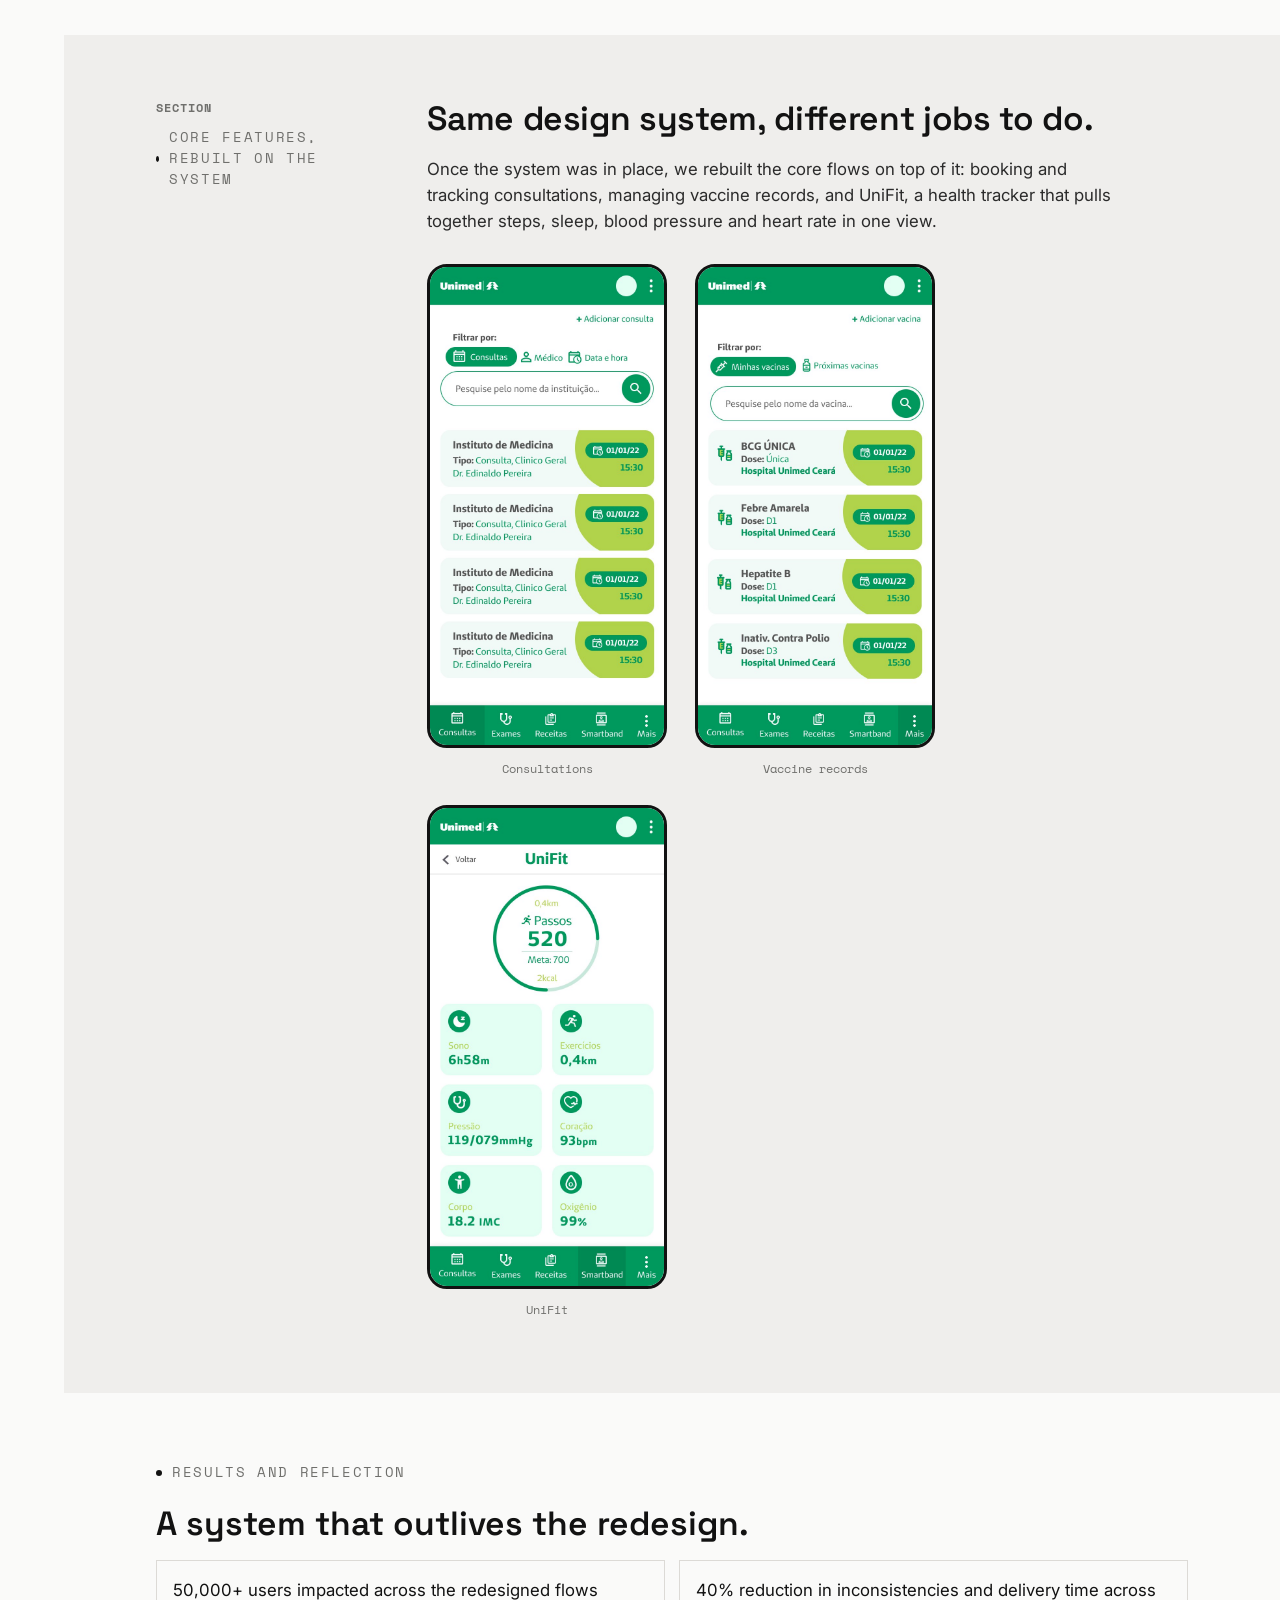
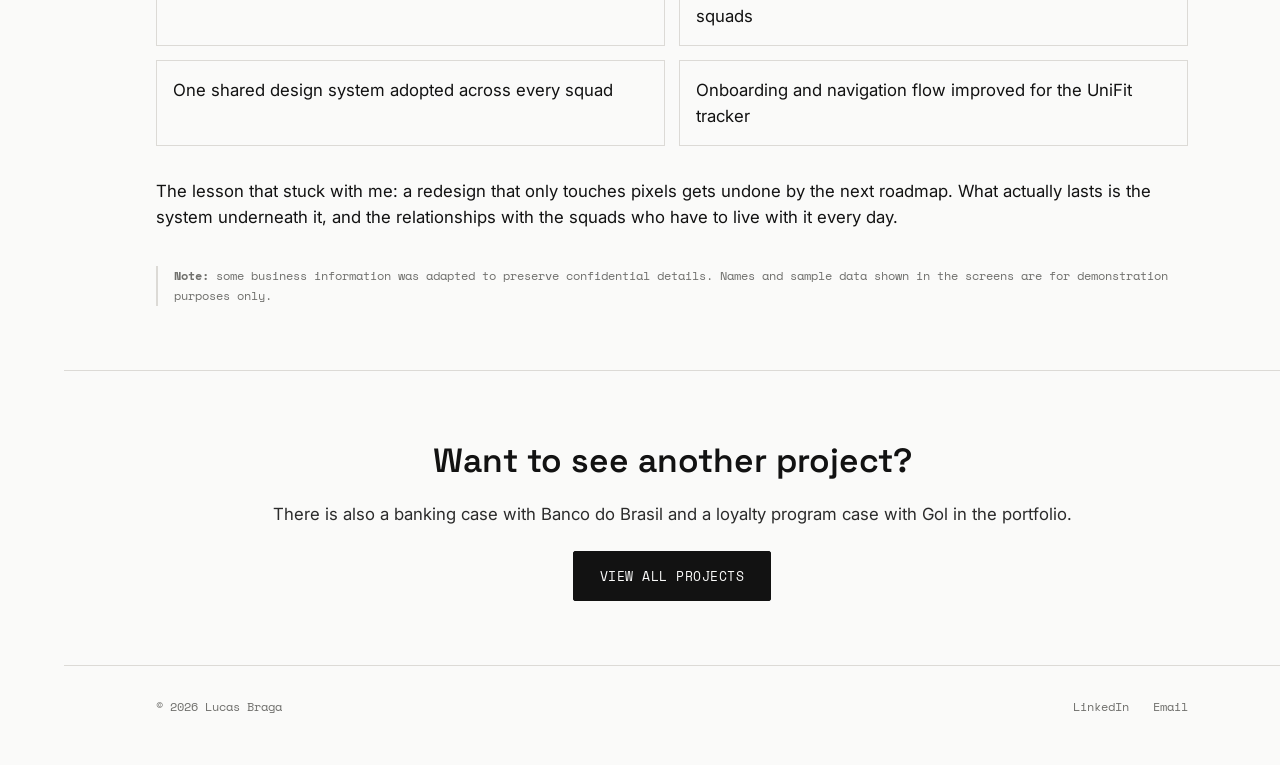
<file: projetos/unimed.html>
<!DOCTYPE html>
<html lang="en">
<head>
  <meta charset="UTF-8">
  <meta name="viewport" content="width=device-width, initial-scale=1.0">
  <title>Unimed: Scaling a Healthcare App · Lucas Braga</title>
  <meta name="description" content="Case study: redesigning Unimed's healthcare app and building a design system for 50K+ users, including the UniFit health tracker.">

  <link rel="preconnect" href="https://fonts.googleapis.com">
  <link rel="preconnect" href="https://fonts.gstatic.com" crossorigin>
  <link href="https://fonts.googleapis.com/css2?family=Space+Grotesk:wght@500;600;700&family=Inter:wght@400;500;600&family=Space+Mono:wght@400;700&display=swap" rel="stylesheet">

  <link rel="stylesheet" href="../css/styles.css">
</head>
<body>

  <aside class="ruler" aria-hidden="true">
    <div class="ruler-track">
      <div class="ruler-progress"></div>
      <span class="ruler-label">Overview</span>
    </div>
  </aside>

  <nav class="nav">
    <div class="nav-inner">
      <a href="../index.html#home" class="logo">lucas<span>braga</span></a>
      <div class="nav-right">
        <ul class="nav-links">
          <li><a href="../index.html#sobre" data-en="About" data-pt="Sobre">About</a></li>
          <li><a href="../index.html#projetos" data-en="Projects" data-pt="Projetos">Projects</a></li>
          <li><a href="../index.html#depoimentos" data-en="Testimonials" data-pt="Depoimentos">Testimonials</a></li>
          <li><a href="../index.html#contato" data-en="Contact" data-pt="Contato">Contact</a></li>
        </ul>
        <div class="lang-toggle" aria-label="Language">
          <button class="lang-btn" data-lang-switch="en" aria-label="English">🇬🇧 EN</button>
          <button class="lang-btn" data-lang-switch="pt" aria-label="Português">🇧🇷 PT</button>
        </div>
        <button class="nav-toggle" aria-label="Open menu" aria-expanded="false">
          <span></span><span></span><span></span>
        </button>
      </div>
    </div>
  </nav>

  <main>
    <section id="overview" data-ruler-en="Overview" data-ruler-pt="Visão geral" class="project-hero">
      <div class="container">
        <a class="back-link" href="../index.html#projetos">
          <svg width="14" height="14" viewBox="0 0 24 24" fill="none" stroke="currentColor" stroke-width="2"><path d="M19 12H5M12 19l-7-7 7-7"/></svg>
          <span data-en="All projects" data-pt="Todos os projetos">All projects</span>
        </a>
        <p class="eyebrow" data-en="Project 04 · Healthcare app" data-pt="Projeto 04 · Aplicativo de saúde">Project 04 · Healthcare app</p>
        <h1 data-en="Unimed: Scaling a Healthcare App for 50K+ Users" data-pt="Unimed: Escalando um app de saúde para +50 mil usuários">Unimed: Scaling a Healthcare App for 50K+ Users</h1>
        <p class="lead" data-en="Unimed's app is where members book appointments, check exam results, manage vaccines, and track their health through UniFit. My job was to lead the redesign and build the design system that let the whole product scale without falling apart." data-pt="O app da Unimed é onde o beneficiário marca consulta, vê resultado de exame, gerencia vacinas e acompanha a própria saúde pelo UniFit. Meu trabalho foi liderar o redesign e construir o design system que permitiu o produto inteiro escalar sem se desmontar.">Unimed's app is where members book appointments, check exam results, manage vaccines, and track their health through UniFit. My job was to lead the redesign and build the design system that let the whole product scale without falling apart.</p>
        <div class="project-meta">
          <div>
            <span data-en="Role" data-pt="Papel">Role</span>
            <strong data-en="Lead Product Designer, UX Research & Design Systems" data-pt="Product Designer líder, UX Research e Design Systems">Lead Product Designer, UX Research & Design Systems</strong>
          </div>
          <div>
            <span data-en="Scale" data-pt="Escala">Scale</span>
            <strong data-en="50,000+ active users" data-pt="+50 mil usuários ativos">50,000+ active users</strong>
          </div>
          <div>
            <span data-en="Scope" data-pt="Escopo">Scope</span>
            <strong data-en="Redesign, design system, A/B testing" data-pt="Redesign, design system, testes A/B">Redesign, design system, A/B testing</strong>
          </div>
          <div>
            <span data-en="Platform" data-pt="Plataforma">Platform</span>
            <strong data-en="App (iOS & Android)" data-pt="App (iOS e Android)">App (iOS & Android)</strong>
          </div>
        </div>
      </div>
    </section>

    <section id="contexto" data-ruler-en="Context" data-ruler-pt="Contexto" class="case-section">
      <div class="container case-layout">
        <div class="case-side"><div class="case-side-inner"><h4 data-en="Section" data-pt="Seção">Section</h4><p class="eyebrow" data-en="Context" data-pt="Contexto">Context</p></div></div>
        <div class="case-body">
          <h2 data-en="A super app that grew faster than its design language." data-pt="Um super app que cresceu mais rápido do que sua linguagem de design.">A super app that grew faster than its design language.</h2>
          <p data-en="The app had grown feature by feature over the years, consultations, exams, prescriptions, vaccines, a health tracker, a psychological support channel, each one shipped by a different squad, on its own timeline. The result was an app that technically worked, but felt like several different products stitched together." data-pt="O app tinha crescido funcionalidade por funcionalidade ao longo dos anos, consultas, exames, receitas, vacinas, um monitor de saúde, um canal de apoio psicológico, cada um lançado por um squad diferente, no seu próprio ritmo. O resultado era um app que funcionava tecnicamente, mas parecia vários produtos diferentes costurados juntos.">The app had grown feature by feature over the years, consultations, exams, prescriptions, vaccines, a health tracker, a psychological support channel, each one shipped by a different squad, on its own timeline. The result was an app that technically worked, but felt like several different products stitched together.</p>
          <p data-en="<strong>The problem:</strong> icon styles, card layouts and spacing were inconsistent from screen to screen, and some flows had literal dead ends, empty states with a single card floating in an otherwise blank screen. That inconsistency was not just a visual issue, it was slowing every squad down, since every new feature meant deciding the visual language from scratch." data-pt="<strong>O problema:</strong> estilos de ícone, layout de cards e espaçamento eram inconsistentes de tela pra tela, e alguns fluxos tinham becos sem saída literais, estados vazios com um único card flutuando numa tela praticamente em branco. Essa inconsistência não era só uma questão visual, ela estava desacelerando cada squad, porque cada funcionalidade nova significava decidir a linguagem visual do zero."><strong>The problem:</strong> icon styles, card layouts and spacing were inconsistent from screen to screen, and some flows had literal dead ends, empty states with a single card floating in an otherwise blank screen. That inconsistency was not just a visual issue, it was slowing every squad down, since every new feature meant deciding the visual language from scratch.</p>

          <div class="case-compare">
            <figure>
              <img src="../assets/img/unimed-old-minhasaude.jpg" alt="Old Minha Saúde screen with inconsistent icon styles and uneven grid">
              <figcaption data-en="Before" data-pt="Antes">Before</figcaption>
            </figure>
            <figure>
              <img src="../assets/img/unimed-old-meuplano.jpg" alt="Old Meu Plano screen with a broken layout and a single floating card">
              <figcaption data-en="Before" data-pt="Antes">Before</figcaption>
            </figure>
          </div>
          <p class="case-note" data-en="Two real screens from the legacy app: mismatched icon styles and an information architecture that occasionally broke down into near-empty screens." data-pt="Duas telas reais do app legado: estilos de ícone incompatíveis entre si e uma arquitetura de informação que ocasionalmente quebrava em telas quase vazias.">Two real screens from the legacy app: mismatched icon styles and an information architecture that occasionally broke down into near-empty screens.</p>
        </div>
      </div>
    </section>

    <section id="designsystem" data-ruler-en="Design system" data-ruler-pt="Design system" class="case-section dim">
      <div class="container case-layout">
        <div class="case-side"><div class="case-side-inner"><h4 data-en="Section" data-pt="Seção">Section</h4><p class="eyebrow" data-en="Design system" data-pt="Design system">Design system</p></div></div>
        <div class="case-body">
          <h2 data-en="Fixing the screens was easy. Fixing why they diverged was the real job." data-pt="Corrigir as telas era fácil. Corrigir o motivo de elas terem divergido era o trabalho real.">Fixing the screens was easy. Fixing why they diverged was the real job.</h2>
          <p data-en="Redesigning individual screens would not have solved anything, the next squad would have drifted from them again within a quarter. So I led the creation of a scalable design system: tokens, components and usage guidelines shared across every squad working on the app." data-pt="Redesenhar telas individuais não resolveria nada, o próximo squad se afastaria delas de novo dentro de um trimestre. Por isso liderei a criação de um design system escalável: tokens, componentes e diretrizes de uso compartilhados entre todos os squads que trabalhavam no app.">Redesigning individual screens would not have solved anything, the next squad would have drifted from them again within a quarter. So I led the creation of a scalable design system: tokens, components and usage guidelines shared across every squad working on the app.</p>

          <div class="process-steps">
            <div class="process-step">
              <span class="n">01</span>
              <div><strong data-en="Audit" data-pt="Auditoria">Audit</strong><p data-en="Mapped every screen in production, cataloguing every icon style, card pattern and spacing value actually in use, not just the ones in the old style guide." data-pt="Mapeei todas as telas em produção, catalogando cada estilo de ícone, padrão de card e valor de espaçamento realmente em uso, não só os que estavam no guia de estilo antigo.">Mapped every screen in production, cataloguing every icon style, card pattern and spacing value actually in use, not just the ones in the old style guide.</p></div>
            </div>
            <div class="process-step">
              <span class="n">02</span>
              <div><strong data-en="Define" data-pt="Definição">Define</strong><p data-en="Consolidated everything into a single token set and a component library, with clear rules for when and how each one should be used." data-pt="Consolidei tudo em um único conjunto de tokens e uma biblioteca de componentes, com regras claras de quando e como cada um deveria ser usado.">Consolidated everything into a single token set and a component library, with clear rules for when and how each one should be used.</p></div>
            </div>
            <div class="process-step">
              <span class="n">03</span>
              <div><strong data-en="Roll out" data-pt="Adoção">Roll out</strong><p data-en="Worked directly with each squad during adoption, reviewing their screens against the system instead of just publishing documentation and hoping it would be followed." data-pt="Trabalhei diretamente com cada squad durante a adoção, revisando as telas deles em relação ao design system, em vez de só publicar documentação e esperar que fosse seguida.">Worked directly with each squad during adoption, reviewing their screens against the system instead of just publishing documentation and hoping it would be followed.</p></div>
            </div>
          </div>

          <p data-en="The result: inconsistencies and delivery time both dropped by 40% across squads, since designers stopped reinventing basic patterns for every new feature." data-pt="O resultado: inconsistências e tempo de entrega caíram 40% entre os squads, já que os designers deixaram de reinventar padrões básicos pra cada funcionalidade nova.">The result: inconsistencies and delivery time both dropped by 40% across squads, since designers stopped reinventing basic patterns for every new feature.</p>
        </div>
      </div>
    </section>

    <section id="homescreen" data-ruler-en="Home screen" data-ruler-pt="Tela inicial" class="case-section">
      <div class="container case-layout">
        <div class="case-side"><div class="case-side-inner"><h4 data-en="Section" data-pt="Seção">Section</h4><p class="eyebrow" data-en="A/B testing the home screen" data-pt="Teste A/B da tela inicial">A/B testing the home screen</p></div></div>
        <div class="case-body">
          <h2 data-en="Conversational or task-oriented? We actually tested it." data-pt="Conversacional ou orientado a tarefa? A gente testou de verdade.">Conversational or task-oriented? We actually tested it.</h2>
          <p data-en="One open question going into the redesign was how directive the home screen should feel. We built two real directions and tested them: version A led with a conversational, chat-style entry point, version B led with a task-oriented card dashboard." data-pt="Uma pergunta aberta no início do redesign era o quão diretiva a tela inicial deveria parecer. Construímos duas direções reais e testamos: a versão A abria com um ponto de entrada conversacional, no estilo chat, a versão B abria com um dashboard de cards orientado a tarefa.">One open question going into the redesign was how directive the home screen should feel. We built two real directions and tested them: version A led with a conversational, chat-style entry point, version B led with a task-oriented card dashboard.</p>

          <div class="case-compare">
            <figure>
              <img src="../assets/img/unimed-home-a-chat.jpg" alt="Version A: conversational chat-led home screen concept">
              <figcaption data-en="Version A · Conversational" data-pt="Versão A · Conversacional">Version A · Conversational</figcaption>
            </figure>
            <figure>
              <img src="../assets/img/unimed-home-b-cards.jpg" alt="Version B: task-oriented card dashboard home screen">
              <figcaption data-en="Version B · Task-oriented" data-pt="Versão B · Orientada a tarefa">Version B · Task-oriented</figcaption>
            </figure>
          </div>

          <p data-en="Version B won for the home screen: returning members overwhelmingly wanted to jump straight to a specific service, not have a conversation to get there. But the conversational pattern was not wasted, we kept it for a context where it genuinely fit better: the psychological support chat, a sensitive entry point where guiding someone through a few questions before showing options actually made people more comfortable, not less efficient." data-pt="A versão B venceu pra tela inicial: o beneficiário recorrente queria ir direto a um serviço específico, não ter uma conversa pra chegar até lá. Mas o padrão conversacional não foi desperdiçado, mantivemos ele num contexto em que ele fazia mais sentido: o chat de apoio psicológico, um ponto de entrada sensível onde guiar a pessoa por algumas perguntas antes de mostrar opções deixava as pessoas mais confortáveis, não menos eficientes.">Version B won for the home screen: returning members overwhelmingly wanted to jump straight to a specific service, not have a conversation to get there. But the conversational pattern was not wasted, we kept it for a context where it genuinely fit better: the psychological support chat, a sensitive entry point where guiding someone through a few questions before showing options actually made people more comfortable, not less efficient.</p>

          <div class="case-gallery">
            <div class="phone-frame-wrap">
              <div class="phone-frame"><img src="../assets/img/unimed-home-a-chat.jpg" alt="Psychological support chat, using the conversational pattern from version A"></div>
              <figcaption data-en="Where the conversational pattern lives today" data-pt="Onde o padrão conversacional vive hoje">Where the conversational pattern lives today</figcaption>
            </div>
          </div>
        </div>
      </div>
    </section>

    <section id="funcionalidades" data-ruler-en="Features" data-ruler-pt="Funcionalidades" class="case-section dim">
      <div class="container case-layout">
        <div class="case-side"><div class="case-side-inner"><h4 data-en="Section" data-pt="Seção">Section</h4><p class="eyebrow" data-en="Core features, rebuilt on the system" data-pt="Funcionalidades principais, reconstruídas sobre o sistema">Core features, rebuilt on the system</p></div></div>
        <div class="case-body">
          <h2 data-en="Same design system, different jobs to do." data-pt="Mesmo design system, trabalhos diferentes pra fazer.">Same design system, different jobs to do.</h2>
          <p data-en="Once the system was in place, we rebuilt the core flows on top of it: booking and tracking consultations, managing vaccine records, and UniFit, a health tracker that pulls together steps, sleep, blood pressure and heart rate in one view." data-pt="Uma vez que o sistema estava em vigor, reconstruímos os fluxos principais sobre ele: marcação e acompanhamento de consultas, gestão do cartão de vacinas, e o UniFit, um monitor de saúde que reúne passos, sono, pressão e batimentos numa única visão.">Once the system was in place, we rebuilt the core flows on top of it: booking and tracking consultations, managing vaccine records, and UniFit, a health tracker that pulls together steps, sleep, blood pressure and heart rate in one view.</p>

          <div class="case-gallery">
            <div class="phone-frame-wrap">
              <div class="phone-frame"><img src="../assets/img/unimed-consultas.jpg" alt="Consultations list screen"></div>
              <figcaption data-en="Consultations" data-pt="Consultas">Consultations</figcaption>
            </div>
            <div class="phone-frame-wrap">
              <div class="phone-frame"><img src="../assets/img/unimed-vacinas.jpg" alt="Vaccine records screen"></div>
              <figcaption data-en="Vaccine records" data-pt="Cartão de vacinas">Vaccine records</figcaption>
            </div>
            <div class="phone-frame-wrap">
              <div class="phone-frame"><img src="../assets/img/unimed-unifit.jpg" alt="UniFit health tracker screen"></div>
              <figcaption>UniFit</figcaption>
            </div>
          </div>
        </div>
      </div>
    </section>

    <section id="resultados" data-ruler-en="Results" data-ruler-pt="Resultados" class="case-section">
      <div class="container">
        <p class="eyebrow" data-en="Results and reflection" data-pt="Resultados e reflexão">Results and reflection</p>
        <h2 style="font-family:var(--font-display);font-size:var(--step2);font-weight:600;margin:14px 0 10px;" data-en="A system that outlives the redesign." data-pt="Um sistema que sobrevive ao redesign.">A system that outlives the redesign.</h2>
        <ul class="case-results">
          <li data-en="50,000+ users impacted across the redesigned flows" data-pt="+50 mil usuários impactados nos fluxos redesenhados">50,000+ users impacted across the redesigned flows</li>
          <li data-en="40% reduction in inconsistencies and delivery time across squads" data-pt="Redução de 40% em inconsistências e tempo de entrega entre squads">40% reduction in inconsistencies and delivery time across squads</li>
          <li data-en="One shared design system adopted across every squad" data-pt="Um design system único adotado por todos os squads">One shared design system adopted across every squad</li>
          <li data-en="Onboarding and navigation flow improved for the UniFit tracker" data-pt="Onboarding e fluxo de navegação melhorados no UniFit">Onboarding and navigation flow improved for the UniFit tracker</li>
        </ul>
        <p data-en="The lesson that stuck with me: a redesign that only touches pixels gets undone by the next roadmap. What actually lasts is the system underneath it, and the relationships with the squads who have to live with it every day." data-pt="A lição que ficou pra mim: um redesign que só toca pixel é desfeito pelo próximo roadmap. O que realmente dura é o sistema por baixo dele, e o relacionamento com os squads que precisam viver com ele todo dia.">The lesson that stuck with me: a redesign that only touches pixels gets undone by the next roadmap. What actually lasts is the system underneath it, and the relationships with the squads who have to live with it every day.</p>
        <p class="case-note" data-en="<strong>Note:</strong> some business information was adapted to preserve confidential details. Names and sample data shown in the screens are for demonstration purposes only." data-pt="<strong>Nota:</strong> algumas informações de negócio foram adaptadas para preservar detalhes confidenciais. Nomes e dados de exemplo mostrados nas telas são apenas para fins de demonstração."><strong>Note:</strong> some business information was adapted to preserve confidential details. Names and sample data shown in the screens are for demonstration purposes only.</p>
      </div>
    </section>

    <section class="case-cta">
      <div class="container">
        <h3 data-en="Want to see another project?" data-pt="Quer ver outro projeto?">Want to see another project?</h3>
        <p data-en="There is also a banking case with Banco do Brasil and a loyalty program case with Gol in the portfolio." data-pt="Tem também um case bancário com o Banco do Brasil e um case de programa de fidelidade com a Gol no portfólio.">There is also a banking case with Banco do Brasil and a loyalty program case with Gol in the portfolio.</p>
        <a class="btn btn-solid" href="../index.html#projetos" data-en="View all projects" data-pt="Ver todos os projetos">View all projects</a>
      </div>
    </section>
  </main>

  <footer class="footer">
    <div class="container footer-inner">
      <span>© <span data-year></span> Lucas Braga</span>
      <div class="footer-links">
        <a href="https://www.linkedin.com/in/mateuscruzb/" target="_blank" rel="noopener">LinkedIn</a>
        <a href="mailto:lucasmateuspessoal@gmail.com">Email</a>
      </div>
    </div>
  </footer>

  <script src="../js/script.js"></script>
</body>
</html>
</file>
<file: css/styles.css>
/* =========================================================
   lucasbraga - portfolio
   Tokens: Ink/Paper monochrome system, Space Grotesk + Inter + Space Mono
   ========================================================= */

:root{
  /* color */
  --ink: #121212;
  --ink-soft: #2b2b2b;
  --paper: #fafaf9;
  --paper-dim: #efeeec;
  --graphite: #6f6f6c;
  --hairline: #dcdad6;
  --white: #ffffff;

  /* type */
  --font-display: 'Space Grotesk', 'Helvetica Neue', Arial, sans-serif;
  --font-body: 'Inter', 'Helvetica Neue', Arial, sans-serif;
  --font-mono: 'Space Mono', 'Courier New', monospace;

  /* scale */
  --step-1: clamp(0.8rem, 0.77rem + 0.1vw, 0.85rem);
  --step0: clamp(1rem, 0.96rem + 0.2vw, 1.05rem);
  --step1: clamp(1.25rem, 1.15rem + 0.5vw, 1.4rem);
  --step2: clamp(1.7rem, 1.4rem + 1.2vw, 2.1rem);
  --step3: clamp(2.4rem, 1.9rem + 2.2vw, 3.4rem);
  --step4: clamp(3.2rem, 2.3rem + 4vw, 5.2rem);

  /* layout */
  --content-w: 1160px;
  --gutter: clamp(24px, 5vw, 64px);
  --ruler-w: 64px;
  --radius: 2px;
  --ease: cubic-bezier(.16,.8,.24,1);
}

/* ---------- reset ---------- */
*, *::before, *::after{ box-sizing: border-box; }
html{ scroll-behavior: smooth; }
body{ margin:0; }
img{ max-width:100%; display:block; }
a{ color:inherit; text-decoration:none; }
button{ font-family: inherit; cursor:pointer; }
ul{ margin:0; padding:0; list-style:none; }
h1,h2,h3,h4,p{ margin:0; }

@media (prefers-reduced-motion: reduce){
  html{ scroll-behavior:auto; }
  *, *::before, *::after{ animation-duration:0.001ms !important; animation-iteration-count:1 !important; transition-duration:0.001ms !important; }
}

body{
  background: var(--paper);
  color: var(--ink);
  font-family: var(--font-body);
  font-size: var(--step0);
  line-height: 1.55;
  -webkit-font-smoothing: antialiased;
}

:focus-visible{
  outline: 2px solid var(--ink);
  outline-offset: 3px;
}

.container{
  max-width: var(--content-w);
  margin: 0 auto;
  padding: 0 var(--gutter);
}

/* ---------- utility type ---------- */
.eyebrow{
  font-family: var(--font-mono);
  font-size: var(--step-1);
  letter-spacing: 0.12em;
  text-transform: uppercase;
  color: var(--graphite);
  display: inline-flex;
  align-items: center;
  gap: 10px;
}
.eyebrow::before{
  content:'';
  width: 6px; height: 6px;
  border-radius: 50%;
  background: var(--ink);
  display:inline-block;
}

.section-head{
  max-width: 640px;
  margin-bottom: clamp(2.5rem, 2rem + 2vw, 4.5rem);
}
.section-head h2{
  font-family: var(--font-display);
  font-size: var(--step3);
  font-weight: 600;
  letter-spacing: -0.01em;
  margin-top: 14px;
  line-height: 1.05;
}

section{
  padding: clamp(5rem, 4rem + 4vw, 8rem) 0;
  scroll-margin-top: 84px;
  position: relative;
}

/* ---------- ruler (signature element) ---------- */
.ruler{
  position: fixed;
  left: 0; top: 0; bottom: 0;
  width: var(--ruler-w);
  border-right: 1px solid var(--hairline);
  z-index: 40;
  display: none;
}
.ruler-track{
  position: relative;
  height: 100%;
}
.ruler-tick{
  position:absolute;
  left: 0; right: 0;
  height: 1px;
  background: var(--hairline);
}
.ruler-label{
  position: absolute;
  left: 50%;
  top: 50%;
  transform: translate(-50%,-50%) rotate(-90deg);
  white-space: nowrap;
  font-family: var(--font-mono);
  font-size: 11px;
  letter-spacing: 0.14em;
  text-transform: uppercase;
  color: var(--graphite);
  transition: color .25s var(--ease);
}
.ruler-progress{
  position:absolute;
  left:0; top:0; width:2px;
  background: var(--ink);
  height: 0%;
  transition: height .15s linear;
}
@media (min-width: 1160px){
  .ruler{ display:block; }
  body{ padding-left: var(--ruler-w); }
  .nav{ left: var(--ruler-w); }
}

/* ---------- nav ---------- */
.nav{
  position: fixed;
  top:0; left:0; right:0;
  z-index: 50;
  background: rgba(250,250,249,0.86);
  backdrop-filter: blur(10px);
  border-bottom: 1px solid var(--hairline);
}
.nav-inner{
  max-width: var(--content-w);
  margin: 0 auto;
  padding: 18px var(--gutter);
  display:flex;
  align-items:center;
  justify-content: space-between;
}
.nav-right{
  display:flex;
  align-items:center;
  gap: clamp(16px, 2.4vw, 28px);
}
.logo{
  font-family: var(--font-display);
  font-weight: 700;
  font-size: 1.1rem;
  letter-spacing: -0.02em;
}
.logo span{ color: var(--graphite); }
.nav-links{
  display:flex;
  gap: clamp(20px, 3vw, 40px);
  font-family: var(--font-mono);
  font-size: 0.8rem;
  letter-spacing: 0.04em;
  text-transform: uppercase;
}
.nav-links a{
  position: relative;
  padding-bottom: 4px;
  opacity: 0.7;
  transition: opacity .2s var(--ease);
}
.nav-links a::after{
  content:'';
  position:absolute; left:0; bottom:0;
  width:0; height:1px;
  background: var(--ink);
  transition: width .25s var(--ease);
}
.nav-links a:hover, .nav-links a.active{ opacity:1; }
.nav-links a.active::after{ width:100%; }
.nav-toggle{
  display:none;
  background:none; border:none;
  width: 28px; height: 20px;
  position: relative;
}
.nav-toggle span{
  position:absolute; left:0; right:0; height:2px;
  background: var(--ink);
  transition: transform .25s var(--ease), opacity .25s var(--ease);
}
.nav-toggle span:nth-child(1){ top:0; }
.nav-toggle span:nth-child(2){ top:9px; }
.nav-toggle span:nth-child(3){ top:18px; }
.nav-toggle.open span:nth-child(1){ transform: translateY(9px) rotate(45deg); }
.nav-toggle.open span:nth-child(2){ opacity:0; }
.nav-toggle.open span:nth-child(3){ transform: translateY(-9px) rotate(-45deg); }

@media (max-width: 720px){
  .nav-links{
    position: fixed;
    top: 61px; left:0; right:0;
    background: var(--paper);
    border-bottom: 1px solid var(--hairline);
    flex-direction: column;
    padding: 24px var(--gutter) 32px;
    gap: 18px;
    transform: translateY(-8px);
    opacity: 0;
    pointer-events: none;
    transition: opacity .2s var(--ease), transform .2s var(--ease);
  }
  .nav-links.open{
    opacity:1; pointer-events:auto; transform: translateY(0);
  }
  .nav-toggle{ display:block; }
}

/* ---------- buttons ---------- */
.btn{
  display:inline-flex;
  align-items:center;
  gap:8px;
  font-family: var(--font-mono);
  font-size: 0.82rem;
  letter-spacing: 0.04em;
  text-transform: uppercase;
  padding: 14px 26px;
  border-radius: var(--radius);
  border: 1px solid var(--ink);
  transition: background .2s var(--ease), color .2s var(--ease), transform .2s var(--ease);
}
.btn-solid{
  background: var(--ink);
  color: var(--paper);
}
.btn-solid:hover{ background: var(--ink-soft); transform: translateY(-1px); }
.btn-outline{
  background: transparent;
  color: var(--ink);
}
.btn-outline:hover{ background: var(--ink); color: var(--paper); }
.btn[disabled]{
  opacity: 0.4;
  cursor: not-allowed;
  pointer-events: none;
}

/* ---------- hero ---------- */
.hero{
  padding-top: clamp(7rem, 6rem + 4vw, 10rem);
  min-height: 92vh;
  display:flex;
  align-items:center;
}
.hero-inner{ max-width: 880px; }
.hero h1{
  font-family: var(--font-display);
  font-weight: 600;
  font-size: var(--step4);
  line-height: 1.02;
  letter-spacing: -0.015em;
  margin: 20px 0 26px;
}
.hero p.lead{
  max-width: 560px;
  font-size: var(--step1);
  color: var(--ink-soft);
  margin-bottom: 40px;
}
.hero-ctas{
  display:flex;
  gap: 16px;
  flex-wrap: wrap;
  margin-bottom: clamp(3.5rem, 3rem + 3vw, 6rem);
}
.clients{
  border-top: 1px solid var(--hairline);
  padding-top: 24px;
}
.clients-label{
  font-family: var(--font-mono);
  font-size: 0.72rem;
  letter-spacing: 0.12em;
  text-transform: uppercase;
  color: var(--graphite);
  margin-bottom: 16px;
  display:block;
}
.clients-row{
  display:flex;
  flex-wrap: wrap;
  gap: clamp(20px, 4vw, 48px);
  font-family: var(--font-display);
  font-weight: 600;
  font-size: 1.05rem;
  color: var(--ink-soft);
}

/* ---------- about ---------- */
.about-copy{ max-width: 720px; }
.about-avatar{
  float: left;
  width: 150px;
  height: 135px;
  margin: 2px 24px 20px 0;
  border-radius: 6px;
  object-fit: cover;
  filter: grayscale(1) contrast(1.05);
  border: 1px solid var(--hairline);
}
.about-copy p{ margin-bottom: 18px; color: var(--ink-soft); }
.about-copy .lead-line{
  font-size: var(--step0);
  color: var(--ink-soft);
  line-height: 1.55;
  margin-bottom: 18px;
}
.about-copy .lead-line strong{
  color: var(--ink);
  font-weight: 600;
}
.about-copy .btn{ margin-top: 12px; clear: both; }
.about-highlights{
  display:grid;
  grid-template-columns: repeat(3, 1fr);
  gap: clamp(20px, 3vw, 32px);
  margin: 8px 0 32px;
  padding-top: 26px;
  border-top: 1px solid var(--hairline);
  clear: both;
}
.about-highlights strong{
  display:block;
  font-family: var(--font-mono);
  font-size: 0.76rem;
  letter-spacing: 0.05em;
  text-transform: uppercase;
  color: var(--ink);
  margin-bottom: 8px;
}
.about-highlights p{
  font-size: 0.92rem;
  color: var(--ink-soft);
  margin: 0;
}
@media (max-width: 700px){
  .about-highlights{ grid-template-columns: 1fr; gap: 20px; }
  .about-avatar{ float:none; display:block; margin: 0 0 20px; width: 130px; height: 117px; }
}

/* ---------- projects ---------- */
.projects-list{
  display:flex;
  flex-direction: column;
}
.project-card{
  display:grid;
  grid-template-columns: 0.9fr 1.1fr;
  gap: clamp(1.5rem, 3vw, 4rem);
  padding: clamp(2rem, 3vw, 3.2rem) 0;
  border-top: 1px solid var(--hairline);
  align-items: center;
}
.projects-list .project-card:last-child{ border-bottom: 1px solid var(--hairline); }
.project-media{
  aspect-ratio: 4/3;
  overflow: hidden;
  border: 1px solid var(--hairline);
  background: var(--ink);
  position: relative;
}
.project-media img{
  width:100%; height:100%; object-fit: cover; object-position: top;
  transition: transform .5s var(--ease);
}
.project-media.contain img{
  box-sizing: border-box;
  object-fit: contain;
  object-position: center;
  padding: 10%;
}
.project-card:hover .project-media img{ transform: scale(1.04); }
.project-media.split{ display:grid; grid-template-columns: 1fr 1fr; background: var(--paper-dim); }
.project-media.split img{ object-fit: cover; }
.project-media.locked{
  display:flex; align-items:center; justify-content:center;
  background: var(--paper-dim);
}
.project-media.locked span{
  font-family: var(--font-mono);
  font-size: 0.75rem;
  letter-spacing: 0.1em;
  text-transform: uppercase;
  color: var(--graphite);
}
.project-media.smiles-teaser{
  display:flex; align-items:center; justify-content:center;
  background: linear-gradient(160deg, #663399 0%, #4d2774 100%);
}
.smiles-teaser-mark{
  font-family: Georgia, 'Times New Roman', serif;
  font-weight: 700;
  font-size: 1.4rem;
  color: #fff;
  letter-spacing: 0.01em;
}
.project-index{
  font-family: var(--font-mono);
  font-size: 0.78rem;
  color: var(--graphite);
  letter-spacing: 0.08em;
}
.project-body h3{
  font-family: var(--font-display);
  font-size: var(--step2);
  font-weight: 600;
  margin: 10px 0 12px;
  letter-spacing: -0.01em;
}
.project-body p{ color: var(--ink-soft); margin-bottom: 18px; max-width: 480px; }
.project-tags{
  display:flex; flex-wrap:wrap; gap:8px;
  margin-bottom: 22px;
}
.project-tags span{
  font-family: var(--font-mono);
  font-size: 0.72rem;
  letter-spacing: 0.05em;
  text-transform: uppercase;
  padding: 6px 10px;
  border: 1px solid var(--hairline);
  color: var(--graphite);
}
@media (max-width: 760px){
  .project-card{ grid-template-columns: 1fr; }
}

/* ---------- language toggle ---------- */
.lang-toggle{
  display:flex;
  align-items:center;
  gap: 4px;
  border: 1px solid var(--hairline);
  border-radius: 999px;
  padding: 3px;
}
.lang-btn{
  font-family: var(--font-mono);
  font-size: 0.7rem;
  letter-spacing: 0.04em;
  padding: 5px 10px;
  border-radius: 999px;
  background: transparent;
  border: none;
  color: var(--graphite);
  display:flex;
  align-items:center;
  gap: 5px;
}
.lang-btn.active{ background: var(--ink); color: var(--paper); }

/* ---------- project page (shared identity for bb / leapfone / smiles) ---------- */
.back-link{
  font-family: var(--font-mono);
  font-size: 0.8rem;
  display:inline-flex;
  align-items:center;
  gap: 8px;
  color: var(--graphite);
  margin-bottom: 28px;
}
.back-link:hover{ color: var(--ink); }
.project-hero{
  padding-top: clamp(6.5rem, 6rem + 3vw, 9rem);
  padding-bottom: clamp(3rem, 4vw, 4.5rem);
  border-bottom: 1px solid var(--hairline);
}
.project-hero h1{
  font-family: var(--font-display);
  font-size: var(--step4);
  font-weight: 600;
  line-height: 1.05;
  letter-spacing: -0.015em;
  margin: 18px 0 24px;
  max-width: 820px;
}
.project-hero p.lead{
  font-size: var(--step1);
  color: var(--ink-soft);
  max-width: 620px;
  margin-bottom: 32px;
}
.project-meta{
  display:flex;
  flex-wrap: wrap;
  gap: clamp(20px, 3vw, 48px);
  border-top: 1px solid var(--hairline);
  padding-top: 24px;
}
.project-meta div{ display:flex; flex-direction:column; gap:4px; }
.project-meta span{
  font-family: var(--font-mono);
  font-size: 0.68rem;
  letter-spacing: 0.1em;
  text-transform: uppercase;
  color: var(--graphite);
}
.project-meta strong{ font-weight: 600; color: var(--ink); font-size: 0.92rem; }

.case-section{ padding: clamp(3rem, 5vw, 5rem) 0; }
.case-section.dim{ background: var(--paper-dim); }
.case-layout{
  display:grid;
  grid-template-columns: 220px 1fr;
  gap: clamp(2rem, 4vw, 4rem);
}
.case-side{ position: relative; }
.case-side-inner{ position: sticky; top: 100px; }
.case-side h4{
  font-family: var(--font-mono);
  font-size: 0.72rem;
  letter-spacing: 0.08em;
  text-transform: uppercase;
  color: var(--graphite);
  margin-bottom: 10px;
}
.case-body{ max-width: 700px; }
.case-body h2{
  font-family: var(--font-display);
  font-size: var(--step2);
  font-weight: 600;
  margin: 0 0 16px;
  letter-spacing: -0.01em;
  line-height: 1.2;
}
.case-body h4{
  font-family: var(--font-mono);
  font-size: 0.78rem;
  letter-spacing: 0.08em;
  text-transform: uppercase;
  color: var(--graphite);
  margin: 40px 0 14px;
}
.case-body > h4:first-child{ margin-top: 0; }
.case-body p{ color: var(--ink-soft); margin-bottom: 14px; }
.case-body ul{ margin-bottom: 16px; }
.case-body li{
  position: relative;
  padding-left: 20px;
  color: var(--ink-soft);
  margin-bottom: 10px;
}
.case-body li::before{
  content:'•';
  position:absolute; left:0; color: var(--graphite);
}
.case-body strong{ color: var(--ink); }

.case-figure{ margin: 26px 0; border: 1px solid var(--hairline); }
.case-figure img{ width:100%; display:block; }
.case-figure figcaption{
  font-family: var(--font-mono);
  font-size: 0.72rem;
  color: var(--graphite);
  padding: 10px 12px;
  border-top: 1px solid var(--hairline);
}
.case-compare{ display:grid; grid-template-columns: 1fr 1fr; gap:1px; background: var(--hairline); border:1px solid var(--hairline); margin: 26px 0; }
.case-compare figure{ margin:0; background: var(--paper); }
.case-compare img{ width:100%; display:block; }
.case-compare figcaption{
  font-family: var(--font-mono);
  font-size: 0.7rem;
  text-transform: uppercase;
  letter-spacing: 0.06em;
  color: var(--graphite);
  padding: 8px 10px;
}
.case-note{
  font-family: var(--font-mono);
  font-size: 0.78rem;
  color: var(--graphite);
  border-left: 2px solid var(--hairline);
  padding-left: 16px;
  margin-top: 36px;
  line-height: 1.6;
}
.case-results{
  display:grid;
  grid-template-columns: repeat(2,1fr);
  gap: 14px;
  margin: 10px 0 32px;
}
.case-results li{
  border: 1px solid var(--hairline);
  padding: 16px;
  list-style:none;
}
.case-results li::before{ content:none; }

/* phone-frame: fixed-size mobile mockup with internal scroll for tall screenshots */
.case-gallery{
  display:flex;
  gap: 28px;
  flex-wrap: wrap;
  margin: 30px 0 10px;
}
.phone-frame-wrap{ display:flex; flex-direction: column; gap: 12px; width: 240px; }
.phone-frame{
  width: 240px;
  max-height: 500px;
  border: 3px solid var(--ink);
  border-radius: 20px;
  overflow-y: auto;
  background: #fff;
  scrollbar-width: thin;
  scrollbar-color: var(--hairline) transparent;
}
.phone-frame::-webkit-scrollbar{ width: 5px; }
.phone-frame::-webkit-scrollbar-track{ background: transparent; }
.phone-frame::-webkit-scrollbar-thumb{ background: var(--hairline); border-radius: 4px; }
.phone-frame::-webkit-scrollbar-thumb:hover{ background: var(--graphite); }
.phone-frame img{ width: 100%; display:block; }
.phone-frame-wrap figcaption{
  font-family: var(--font-mono);
  font-size: 0.72rem;
  color: var(--graphite);
  text-align: center;
}
.phone-frame-wrap.wide{ width: 320px; }
.phone-frame-wrap.wide .phone-frame{ width: 320px; max-height: 620px; }

.process-steps{
  display:flex;
  flex-direction: column;
  margin-top: 20px;
}
.process-step{
  display:grid;
  grid-template-columns: 40px 1fr;
  gap: 16px;
  padding: 18px 0;
  border-top: 1px solid var(--hairline);
}
.process-step:first-child{ border-top:none; padding-top: 0; }
.process-step .n{
  font-family: var(--font-mono);
  font-size: 0.8rem;
  color: var(--graphite);
}
.process-step strong{ display:block; color: var(--ink); margin-bottom: 4px; }
.process-step p{ margin: 0; color: var(--ink-soft); font-size: 0.94rem; }

.stakeholder-row{
  display:flex; flex-wrap:wrap; gap:10px; margin: 20px 0 10px;
}
.stakeholder-row span{
  font-family: var(--font-mono);
  font-size: 0.72rem;
  letter-spacing: 0.04em;
  text-transform: uppercase;
  padding: 7px 12px;
  border: 1px solid var(--hairline);
  color: var(--graphite);
}

.case-cta{
  border-top: 1px solid var(--hairline);
  padding: clamp(3rem, 5vw, 4.5rem) 0;
  text-align: center;
}
.case-cta h3{
  font-family: var(--font-display);
  font-size: var(--step2);
  font-weight: 600;
  margin-bottom: 14px;
}
.case-cta p{ color: var(--ink-soft); margin-bottom: 24px; }

@media (max-width: 900px){
  .case-layout{ grid-template-columns: 1fr; }
  .case-side{ display:none; }
}
@media (max-width: 640px){
  .case-results{ grid-template-columns: 1fr; }
  .case-compare{ grid-template-columns: 1fr; }
  .phone-frame, .phone-frame-wrap{ width: 100%; max-width: 280px; }
  .phone-frame-wrap.wide, .phone-frame-wrap.wide .phone-frame{ width: 100%; max-width: 320px; }
}

/* ---------- testimonials ---------- */
.testimonial-grid{
  display:grid;
  grid-template-columns: repeat(3, 1fr);
  gap: 1px;
  background: var(--hairline);
  border: 1px solid var(--hairline);
}
.testimonial-card{
  background: var(--paper);
  padding: clamp(1.6rem, 2vw, 2.4rem);
  display:flex;
  flex-direction: column;
  justify-content: space-between;
  min-height: 260px;
  transition: background .25s var(--ease);
}
.testimonial-card:hover{ background: var(--paper-dim); }
.testimonial-quote{
  font-family: var(--font-display);
  font-size: 1.05rem;
  line-height: 1.4;
  margin-bottom: 20px;
}
.testimonial-name{ font-weight: 600; font-size: 0.9rem; }
.testimonial-role{
  font-family: var(--font-mono);
  font-size: 0.72rem;
  color: var(--graphite);
  text-transform: uppercase;
  letter-spacing: 0.05em;
  margin-top: 3px;
}
@media (max-width: 860px){
  .testimonial-grid{ grid-template-columns: 1fr; }
}

/* ---------- contact ---------- */
.contact-intro{ max-width: 640px; margin-bottom: 44px; }
.contact-intro h2{
  font-family: var(--font-display);
  font-size: var(--step3);
  font-weight: 600;
  line-height: 1.08;
  margin: 14px 0 18px;
}
.contact-intro p{ color: var(--ink-soft); max-width: 480px; }
.contact-cards{
  display:grid;
  grid-template-columns: 1fr 1fr;
  gap: 20px;
}
.contact-card{
  display:flex;
  flex-direction: column;
  gap: 16px;
  padding: clamp(1.8rem, 3vw, 2.6rem);
  border: 1px solid var(--hairline);
  transition: background .2s var(--ease), border-color .2s var(--ease), transform .2s var(--ease);
}
.contact-card:hover{ background: var(--ink); border-color: var(--ink); transform: translateY(-2px); }
.contact-card:hover .contact-card-label,
.contact-card:hover .contact-card-value,
.contact-card:hover .contact-card-arrow{ color: var(--paper); }
.contact-card-label{
  font-family: var(--font-mono);
  font-size: 0.75rem;
  letter-spacing: 0.08em;
  text-transform: uppercase;
  color: var(--graphite);
  transition: color .2s var(--ease);
}
.contact-card-value{
  font-family: var(--font-display);
  font-size: var(--step1);
  font-weight: 600;
  color: var(--ink);
  transition: color .2s var(--ease);
  word-break: break-word;
}
.contact-card-arrow{
  font-family: var(--font-mono);
  font-size: 0.85rem;
  color: var(--graphite);
  transition: color .2s var(--ease);
}
@media (max-width: 700px){
  .contact-cards{ grid-template-columns: 1fr; }
}

/* ---------- footer ---------- */
.footer{
  border-top: 1px solid var(--hairline);
  padding: 32px 0 48px;
}
.footer-inner{
  display:flex;
  justify-content: space-between;
  align-items:center;
  flex-wrap: wrap;
  gap: 16px;
  font-family: var(--font-mono);
  font-size: 0.75rem;
  color: var(--graphite);
}
.footer-links{ display:flex; gap:24px; }
.footer-links a:hover{ color: var(--ink); }

/* ---------- reveal on scroll ---------- */
.reveal{
  opacity: 0;
  transform: translateY(18px);
  transition: opacity .6s var(--ease), transform .6s var(--ease);
}
.reveal.in{ opacity:1; transform: translateY(0); }
</file>
<file: css/home.css>
/* =========================================================
   lucasbraga - home layout tweaks
   Loaded only on index.html, so case pages keep their spacing.
   ========================================================= */

/* tighter rhythm between sections: ~166px between blocks on desktop (was ~243px), ~112px on mobile (was 160px) */
#sobre, #projetos, #depoimentos, #contato{
  padding-top: clamp(3.5rem, 2.5rem + 3vw, 5.5rem);
  padding-bottom: clamp(3.5rem, 2.5rem + 3vw, 5.5rem);
}
.hero{ padding-bottom: clamp(3.5rem, 2.5rem + 3vw, 5.5rem); }
</file>
<file: css/motion.css>
/* =========================================================
   lucasbraga - motion layer
   Adds scroll and entrance motion on top of styles.css without
   changing the layout. Every hidden state is scoped to html.motion,
   which is only set when motion is allowed, so without JS (or with
   reduced motion) the page renders exactly as before.
   ========================================================= */

/* ---------- hero: one orchestrated entrance ---------- */
/* hidden from the very first paint (html.motion is set in <head>), before motion.js has tagged anything */
.motion .hero .eyebrow,
.motion .hero .hero-ctas,
.motion .hero .clients{ opacity: 0; }
.motion .hero h1,
.motion .hero p.lead{ opacity: 0; }
.motion .hero.is-split h1,
.motion .hero.is-split p.lead{ opacity: 1; }
.motion .hero [data-in]{
  opacity: 0;
  transform: translateY(12px);
  filter: blur(6px);
  transition: opacity .9s var(--ease), transform .9s var(--ease), filter .9s var(--ease);
  transition-delay: var(--in-delay, 0s);
}
.motion .hero.is-ready [data-in]{ opacity: 1; transform: none; filter: none; }
.motion .hero.is-ready .eyebrow{ opacity: 1; }

/* words, split by motion.js */
.m-w{ display: inline-block; }
.motion .hero [data-words] .m-w{
  opacity: 0;
  filter: blur(10px);
  transform: translateY(.18em);
  transition: opacity .7s var(--ease), filter .7s var(--ease), transform .8s var(--ease);
  transition-delay: calc(var(--base, 0s) + var(--i) * var(--step, 60ms));
}
.motion .hero.is-ready [data-words] .m-w{ opacity: 1; filter: none; transform: none; }

/* ---------- clients: slow marquee ---------- */
.motion .clients-row.is-marquee{
  flex-wrap: nowrap;
  width: max-content;
  gap: 0;
  animation: m-marquee 36s linear infinite;
}
.motion .clients-row.is-marquee span{ padding-right: clamp(20px, 4vw, 48px); white-space: nowrap; }
.motion .clients-mask{
  overflow: hidden;
  -webkit-mask-image: linear-gradient(90deg, transparent, #000 8%, #000 92%, transparent);
          mask-image: linear-gradient(90deg, transparent, #000 8%, #000 92%, transparent);
}
.motion .clients-mask:hover .clients-row{ animation-play-state: paused; }
@keyframes m-marquee{ to{ transform: translateX(-50%); } }

/* ---------- section titles: second half fills from grey to ink ---------- */
.m-c{ transition: color .35s ease; transition-delay: calc(var(--i) * 22ms); }
.motion [data-fill] .m-c.is-muted{ color: #c4c2bd; }
.motion [data-fill].is-filled .m-c.is-muted{ color: inherit; }

/* ---------- reveal: same fade-up as before, with a touch of blur ---------- */
.motion .reveal{ filter: blur(6px); transition: opacity .8s var(--ease), transform .8s var(--ease), filter .8s var(--ease); }
.motion .reveal.in{ filter: none; }
/* children of a revealed group arrive one after another */
.motion [data-stagger] > *{
  opacity: 0;
  transform: translateY(14px);
  transition: opacity .7s var(--ease), transform .7s var(--ease);
  transition-delay: calc(var(--i, 0) * 90ms + .1s);
}
.motion .in[data-stagger] > *,
.motion .in [data-stagger] > *{ opacity: 1; transform: none; }

/* ---------- project covers: blur to focus ---------- */
.motion .project-media img{
  filter: blur(18px);
  opacity: .35;
  scale: 1.06;
  /* transform stays in the list so the existing hover zoom keeps its timing */
  transition: transform .5s var(--ease), filter 1.2s var(--ease) .15s, opacity .9s var(--ease) .15s, scale 1.4s var(--ease) .15s;
}
.motion .project-card.in .project-media img{ filter: none; opacity: 1; scale: 1; }
</file>
<file: css/aib-kit.css>
/* =========================================================
   AIB Pay & Transfer - UI kit used on the case page.
   Rebuilt from the delivered screens so components and their
   variants can be shown live (sharp, bilingual) instead of as
   cropped screenshots. Everything is scoped under .aibk.
   ========================================================= */
@font-face{ font-family:"Inter AIB"; src:url("../assets/fonts/inter-latin-400-normal.woff2") format("woff2"); font-weight:400; font-display:swap; }
@font-face{ font-family:"Inter AIB"; src:url("../assets/fonts/inter-latin-500-normal.woff2") format("woff2"); font-weight:500; font-display:swap; }
@font-face{ font-family:"Inter AIB"; src:url("../assets/fonts/inter-latin-600-normal.woff2") format("woff2"); font-weight:600; font-display:swap; }
@font-face{ font-family:"Inter AIB"; src:url("../assets/fonts/inter-latin-700-normal.woff2") format("woff2"); font-weight:700; font-display:swap; }

.aibk{
  --k-bg:#1b1a1d; --k-surface:#2a2a2c; --k-line:rgba(255,255,255,.09);
  --k-ink:#f4f4f5; --k-mute:#a3a3a8; --k-label:#bdbdc1;
  --k-teal:#349a78; --k-teal-ink:#3fae86; --k-teal-soft:#223b33;
  --k-red:#e0487d; --k-red-soft:#3a2230; --k-amber:#e0a24a; --k-amber-soft:#3a3020;
  --k-disabled:#3a3a3c; --k-disabled-ink:#8a8a8e;
  font-family:"Inter AIB", Inter, system-ui, -apple-system, sans-serif;
  color:var(--k-ink);
  -webkit-font-smoothing:antialiased;
  letter-spacing:-.005em;
}
.aibk *{ box-sizing:border-box; }
.aibk svg{ display:block; flex:none; }

/* field */
.aibk .k-label{ font-size:13px; font-weight:600; color:var(--k-label); margin:0 0 7px; }
.aibk .k-field{
  display:flex; align-items:center; gap:10px;
  height:50px; padding:0 14px;
  background:var(--k-surface); border:1.5px solid transparent; border-radius:12px;
  font-size:16px; color:var(--k-ink);
}
.aibk .k-field .k-value{ flex:1; white-space:nowrap; overflow:hidden; text-overflow:ellipsis; }
.aibk .k-field .k-ph{ color:#6f6f74; }
.aibk .k-field.is-focus{ border-color:rgba(255,255,255,.5); }
.aibk .k-field.is-valid{ border-color:var(--k-teal); }
.aibk .k-field.is-invalid{ border-color:var(--k-red); }
.aibk .k-caret{ display:inline-block; width:1.5px; height:19px; background:var(--k-teal-ink); vertical-align:middle; margin-left:1px; }
.aibk .k-help{ display:flex; gap:6px; align-items:flex-start; margin-top:7px; font-size:13px; font-weight:600; line-height:1.35; color:var(--k-mute); }
.aibk .k-help.is-valid{ color:var(--k-teal-ink); }
.aibk .k-help.is-invalid{ color:var(--k-red); }

/* spinner */
.aibk .k-spin{ width:18px; height:18px; border-radius:50%; border:2px solid rgba(255,255,255,.18); border-top-color:var(--k-teal-ink); flex:none; }
.aibk .k-spin.is-light{ border-color:rgba(255,255,255,.25); border-top-color:#fff; }
@keyframes k-spin{ to{ transform:rotate(360deg); } }
.aibk .k-spin.is-live{ animation:k-spin .9s linear infinite; }
@media (prefers-reduced-motion: reduce){ .aibk .k-spin.is-live{ animation:none; } }

/* buttons */
.aibk .k-btn{
  display:flex; align-items:center; justify-content:center; gap:10px;
  height:50px; width:100%; border-radius:12px;
  font-size:16px; font-weight:600; border:0;
  background:var(--k-teal); color:#fff;
}
.aibk .k-btn.is-disabled{ background:var(--k-disabled); color:var(--k-disabled-ink); }
.aibk .k-btn.is-loading{ background:#2a6f58; color:rgba(255,255,255,.88); }
.aibk .k-btn.is-secondary{ background:transparent; border:1.5px solid rgba(255,255,255,.16); color:var(--k-ink); }
.aibk .k-btn.is-text{ background:transparent; color:var(--k-mute); font-weight:500; font-size:15px; height:40px; }

/* feedback card */
.aibk .k-note{
  display:flex; gap:12px; align-items:flex-start;
  padding:14px; border-radius:16px;
  background:var(--k-surface); border:1px solid var(--k-line);
  font-size:14px; line-height:1.42; color:var(--k-mute);
}
.aibk .k-note strong{ display:block; color:var(--k-ink); font-weight:600; font-size:15px; margin-bottom:2px; }
.aibk .k-note .k-ico{ width:34px; height:34px; border-radius:10px; display:grid; place-items:center; background:rgba(255,255,255,.06); color:var(--k-mute); flex:none; }
.aibk .k-note.is-success .k-ico{ background:var(--k-teal-soft); color:var(--k-teal-ink); }
.aibk .k-note.is-info .k-ico{ color:var(--k-teal-ink); }
.aibk .k-note.is-warning{ background:var(--k-amber-soft); border-color:rgba(224,162,74,.25); }
.aibk .k-note.is-warning .k-ico{ background:rgba(224,162,74,.16); color:var(--k-amber); }
.aibk .k-note.is-error{ background:var(--k-red-soft); border-color:rgba(224,72,125,.28); }
.aibk .k-note.is-error .k-ico{ background:rgba(224,72,125,.16); color:var(--k-red); }

/* SEPA Instant row */
.aibk .k-row{
  display:flex; gap:12px; align-items:flex-start;
  padding:14px 16px; border-radius:16px; background:var(--k-surface); border:1px solid var(--k-line);
  font-size:14px; line-height:1.42; color:var(--k-mute);
}
.aibk .k-row .k-row-main{ flex:1; }
.aibk .k-row strong{ display:block; color:var(--k-ink); font-size:15px; font-weight:600; margin-bottom:3px; }
.aibk .k-row .k-bolt{ color:var(--k-teal-ink); margin-top:1px; }
.aibk .k-row.is-off .k-bolt{ color:var(--k-disabled-ink); }
.aibk .k-tag{ font-size:12px; font-weight:700; letter-spacing:.02em; color:var(--k-teal-ink); padding-top:2px; }
.aibk .k-tag.is-off{ color:var(--k-disabled-ink); }

/* daily limit meter */
.aibk .k-meter{ padding:14px 16px; border-radius:16px; background:var(--k-surface); border:1px solid var(--k-line); }
.aibk .k-meter-top{ display:flex; justify-content:space-between; font-size:12px; color:var(--k-mute); margin-bottom:6px; }
.aibk .k-meter-val{ font-size:22px; font-weight:700; letter-spacing:-.02em; }
.aibk .k-meter-val small{ font-size:13px; font-weight:500; color:var(--k-mute); margin-left:4px; letter-spacing:0; }
.aibk .k-bar{ height:6px; border-radius:6px; background:rgba(255,255,255,.1); margin-top:10px; overflow:hidden; }
.aibk .k-bar i{ display:block; height:100%; border-radius:6px; background:var(--k-teal); }
.aibk .k-bar.is-warning i{ background:var(--k-amber); }
.aibk .k-bar.is-error i{ background:var(--k-red); }
</file>
<file: css/case-leapfone.css>
/* =========================================================
   Leapfone Empresas case - presentation layer.
   Loaded only on projetos/leapfone.html, on top of styles.css.
   Leapfone Empresas palette: wine #602832, pink #FF486C, rose #FFF1F1.
   ========================================================= */
:root{
  --lf-wine:#602832; --lf-pink:#FF486C; --lf-rose:#FFF1F1; --lf-ink:#1F1F1F;
}

/* ---------- hero stage ---------- */
.lf-hero{ padding-bottom:0; border-bottom:0; }
.lf-stage{ margin-top:clamp(3rem,2rem + 4vw,5rem); }
.lf-stage--dark{ background:var(--lf-ink); padding:clamp(2.5rem,2rem + 4vw,5.5rem) 0 clamp(2rem,1.5rem + 3vw,4rem); }
.lf-stage-inner{ width:min(1200px, 100% - 2*var(--gutter, 24px)); margin:0 auto; }
.lf-caption{ margin:20px auto 0; max-width:620px; text-align:center; font-size:.9rem; color:rgba(255,255,255,.62); }

/* ---------- device frames ---------- */
.lf-browser{
  border-radius:14px; overflow:hidden; background:#fff;
  box-shadow:0 0 0 1px rgba(0,0,0,.08), 0 30px 60px -30px rgba(0,0,0,.35);
}
.lf-browser-bar{
  display:flex; align-items:center; gap:6px; height:32px; padding:0 14px;
  background:#f1f0ee; border-bottom:1px solid rgba(0,0,0,.06);
}
.lf-browser-bar i{ width:10px; height:10px; border-radius:50%; background:#d9d6d1; }
.lf-browser-bar span{ margin:0 auto; transform:translateX(-18px); font-family:var(--font-mono); font-size:11px; color:#8a8781; }
.lf-browser--dark{ background:#262626; box-shadow:0 0 0 1px rgba(255,255,255,.08), 0 40px 80px -30px rgba(0,0,0,.7); }
.lf-browser--dark .lf-browser-bar{ background:#2e2e2e; border-bottom-color:rgba(255,255,255,.06); }
.lf-browser--dark .lf-browser-bar i{ background:#4a4a4a; }
.lf-browser--dark .lf-browser-bar span{ color:#8d8d8d; }
.lf-browser img, .lf-video{ display:block; width:100%; height:auto; }
.lf-video{ aspect-ratio:1600/740; background:#242424; }

/* ---------- challenge / solution / role ---------- */
.lf-csr{ display:grid; grid-template-columns:repeat(3,minmax(0,1fr)); gap:clamp(24px,4vw,56px); }
.lf-csr p{ margin:0; font-size:1.05rem; line-height:1.55; }
.lf-label{ font-family:var(--font-mono); font-size:.72rem !important; letter-spacing:.1em; text-transform:uppercase; color:var(--graphite); margin-bottom:12px !important; }

/* ---------- before / after ---------- */
.lf-ba{ display:grid; grid-template-columns:1fr 1fr; gap:24px; margin-top:clamp(2rem,3vw,3rem); }
.lf-ba figure{ margin:0; }
.lf-ba img{ aspect-ratio:16/9.3; object-fit:cover; object-position:top; }
.lf-ba figcaption{ margin-top:12px; font-family:var(--font-mono); font-size:.75rem; color:var(--graphite); }

/* ---------- data ---------- */
.lf-chips{ display:flex; flex-wrap:wrap; gap:8px; margin:24px 0 8px; }
.lf-chips span{ padding:6px 12px; border:1px solid var(--hairline); border-radius:999px; font-size:.82rem; }
.lf-findings{ list-style:none; margin:28px 0 0; padding:0; counter-reset:f; display:grid; gap:0; }
.lf-findings li{ counter-increment:f; display:grid; grid-template-columns:44px 1fr; gap:4px 12px; padding:18px 0; border-top:1px solid var(--hairline); }
.lf-findings li::before{ content:"0" counter(f); grid-column:1; grid-row:1 / span 2; font-family:var(--font-mono); font-size:.8rem; color:var(--lf-pink); padding-top:3px; }
.lf-findings strong{ font-weight:600; grid-column:2; }
.lf-findings span{ grid-column:2; color:var(--graphite); font-size:.95rem; }

/* ---------- timeline ---------- */
.lf-timeline{ list-style:none; padding:0; margin:clamp(2rem,3vw,3rem) 0 0; display:grid; grid-template-columns:repeat(4,minmax(0,1fr)); gap:16px; }
.lf-timeline li{ padding:20px; border-radius:16px; background:var(--paper); border:1px solid var(--hairline); }
.lf-timeline li.is-final{ background:var(--lf-wine); border-color:var(--lf-wine); color:#fff; }
.lf-timeline li.is-final p{ color:rgba(255,255,255,.78); }
.lf-step{ display:inline-block; font-family:var(--font-mono); font-size:.72rem; letter-spacing:.08em; text-transform:uppercase; padding:4px 8px; border-radius:6px; background:var(--paper-dim); margin-bottom:14px; }
.lf-timeline li.is-final .lf-step{ background:var(--lf-pink); color:#fff; }
.lf-timeline strong{ display:block; font-weight:600; margin-bottom:6px; line-height:1.3; }
.lf-timeline p{ margin:0; font-size:.9rem; color:var(--graphite); line-height:1.5; }

/* ---------- arguments ---------- */
.lf-args{ display:grid; grid-template-columns:1fr 1fr; gap:20px; margin-top:clamp(2rem,3vw,3rem); }
.lf-arg{ margin:0; border-radius:20px; overflow:hidden; background:#fff; border:1px solid var(--hairline); }
.lf-arg-media{ aspect-ratio:2/1; overflow:hidden; background:#fff; padding:12px; }
.lf-arg-media.is-rose{ background:var(--lf-rose); }
.lf-arg-media img{ width:100%; height:100%; object-fit:contain; object-position:center; transition:transform .8s var(--ease); }
.lf-arg:hover .lf-arg-media img{ transform:scale(1.025); }
.lf-arg figcaption{ display:flex; flex-direction:column; gap:10px; padding:18px 20px 22px; border-top:1px solid var(--hairline); }
.lf-arg figcaption strong{ font-family:var(--font-display); font-weight:600; font-size:1.15rem; }
.lf-tag{ align-self:flex-start; padding:4px 10px; border-radius:999px; background:var(--lf-rose); color:var(--lf-pink); font-size:.78rem; font-weight:600; }

/* ---------- focus panels ---------- */
.lf-focus{ display:grid; grid-template-columns:minmax(0,.8fr) minmax(0,1.2fr); gap:clamp(24px,4vw,56px); align-items:center; margin-top:clamp(2.5rem,4vw,4rem); }
.lf-focus.is-wide{ grid-template-columns:minmax(0,.6fr) minmax(0,1.4fr); }
.lf-focus.is-stack{ grid-template-columns:1fr; align-items:start; margin-top:0; }
.lf-focus-pair{ display:grid; grid-template-columns:1fr 1fr; gap:clamp(24px,3vw,40px); margin-top:clamp(2.5rem,4vw,4rem); }
.lf-num{ font-family:var(--font-mono); font-size:.8rem; color:var(--lf-pink); }
.lf-focus-copy h3{ font-family:var(--font-display); font-size:clamp(1.3rem,1.1rem + .8vw,1.7rem); font-weight:600; line-height:1.15; margin:8px 0 10px; }
.lf-focus-copy p{ margin:0; color:var(--ink-soft); line-height:1.55; }
.lf-focus-media{
  border-radius:20px; background:#fff; border:1px solid var(--hairline);
  padding:clamp(20px,3vw,40px); display:grid; place-items:center; overflow:hidden;
}
.lf-focus-media.is-rose{ background:var(--lf-rose); border-color:#f5dfe1; }
.lf-focus-media img{ width:100%; height:auto; display:block; border-radius:10px; box-shadow:0 20px 40px -24px rgba(96,40,50,.35); }

/* ---------- mobile ---------- */
.lf-mobile{ background:var(--lf-wine); color:#fff; overflow:hidden; }
.lf-mobile .eyebrow{ color:rgba(255,255,255,.7); }
.lf-mobile h2{ color:#fff; }
.lf-mobile-copy p{ color:rgba(255,255,255,.8); line-height:1.6; }
.lf-mobile-grid{ display:grid; grid-template-columns:minmax(0,.8fr) minmax(0,1.2fr); gap:clamp(32px,5vw,72px); align-items:center; }
.lf-mobile-copy h2{ font-family:var(--font-display); font-size:var(--step3); line-height:1.05; letter-spacing:-.02em; margin:14px 0 18px; }
.lf-phones{ display:flex; justify-content:center; align-items:center; gap:clamp(12px,2vw,24px); }
.lf-phone{
  width:clamp(150px,17vw,250px); aspect-ratio:393/852; padding:2.6%;
  border-radius:15% / 7%; background:#0d0d0d;
  box-shadow:inset 0 0 0 1.5px rgba(255,255,255,.14), 0 40px 70px -30px rgba(0,0,0,.6);
  position:relative; flex:none;
}
.lf-phone::before{
  content:''; position:absolute; z-index:2; top:3.2%; left:50%; transform:translateX(-50%);
  width:30%; aspect-ratio:3.3/1; border-radius:999px; background:#000;
}
.lf-phone.is-side{ width:clamp(130px,14vw,210px); opacity:.92; }
.lf-phone.is-side:first-child{ transform:translateY(24px); }
.lf-phone.is-side:last-child{ transform:translateY(48px); }
.lf-screen{ position:relative; width:100%; height:100%; border-radius:12.5% / 5.8%; overflow:hidden; background:#fff; }
.lf-screen img{ width:100%; height:auto; display:block; }

/* ---------- full page ---------- */
.lf-browser--tall{ margin-top:clamp(2rem,3vw,3rem); }
.lf-browser-view{ position:relative; height:min(78vh,760px); overflow:hidden; background:#fff; }
.lf-browser-view img{ width:100%; height:auto; }

/* auto-scroll (distance set by case-leapfone.js) */
@keyframes lf-scroll{ 0%,8%{ transform:translateY(0); } 50%,58%{ transform:translateY(var(--dist,0px)); } 100%{ transform:translateY(0); } }
.lf-autoscroll-on [data-autoscroll] img{ animation:lf-scroll var(--dur,30s) cubic-bezier(.45,0,.25,1) infinite; animation-play-state:paused; }
.lf-autoscroll-on [data-autoscroll].is-visible img{ animation-play-state:running; }

/* ---------- SEO ---------- */
.lf-keywords{ display:flex; flex-wrap:wrap; gap:10px; margin:26px 0; }
.lf-keywords span{ padding:9px 14px; border-radius:10px; background:var(--paper-dim); font-size:.9rem; }
.lf-keywords span.is-strong{ background:var(--lf-wine); color:#fff; }
.lf-note{ font-size:.9rem; color:var(--graphite); }

/* ---------- results ---------- */
.lf-results{ display:grid; grid-template-columns:repeat(3,minmax(0,1fr)); gap:16px; margin:28px 0; }
.lf-results div{ padding:18px; border-radius:14px; background:var(--paper); border:1px solid var(--hairline); }
.lf-results strong{ display:block; font-family:var(--font-display); font-size:2rem; font-weight:600; color:var(--lf-wine); line-height:1; margin-bottom:8px; }
.lf-results span{ font-size:.88rem; color:var(--graphite); line-height:1.45; display:block; }

/* ---------- responsive ---------- */
@media (max-width: 900px){
  .lf-csr, .lf-ba, .lf-args, .lf-focus, .lf-focus.is-wide, .lf-focus-pair, .lf-mobile-grid, .lf-results{ grid-template-columns:1fr; }
  .lf-timeline{ grid-template-columns:1fr 1fr; }
  .lf-phone.is-side{ display:none; }
  .lf-phone.is-main{ width:min(62vw,260px); }
}
@media (max-width: 560px){
  .lf-timeline{ grid-template-columns:1fr; }
  .lf-browser-bar span{ display:none; }
}
@media (prefers-reduced-motion: reduce){
  .lf-arg-media img{ transition:none; }
}
</file>
<file: css/case-smiles.css>
/* =========================================================
   Clube Smiles+ case - presentation layer.
   Loaded only on projetos/smiles.html, on top of styles.css.
   Single-column layout (no side labels), Smiles palette.
   ========================================================= */
:root{ --sm-purple:#5E2D91; --sm-deep:#2B1446; --sm-lilac:#F3EFF9; --sm-orange:#FF7020; }

.eyebrow::before{ display:none !important; }
.eyebrow{ gap:0; }
.project-hero .back-link{ display:flex; width:max-content; margin-bottom:28px; }
.sm-h2{ font-family:var(--font-display); font-size:var(--step3); font-weight:600; line-height:1.06; letter-spacing:-.02em; margin:12px 0 18px; max-width:900px; }
.sm-p{ max-width:760px; color:var(--ink-soft); line-height:1.6; margin:0 0 8px; }
.sm-label{ display:block; font-family:var(--font-mono); font-size:.72rem; letter-spacing:.1em; text-transform:uppercase; color:var(--graphite); margin-bottom:10px; }
.sm-num{ font-family:var(--font-mono); font-size:.78rem; color:var(--sm-purple); letter-spacing:.04em; }

/* hero stage */
.sm-hero{ padding-bottom:0; border-bottom:0; }
.sm-stage{ margin-top:clamp(3rem,2rem + 4vw,5rem); background:radial-gradient(80% 90% at 50% 0%, #4a2479 0%, var(--sm-deep) 70%); padding:clamp(2.5rem,2rem + 4vw,5rem) 0 clamp(2rem,1.5rem + 3vw,3.5rem); }
.sm-stage-inner{ width:min(1100px, 92%); margin:0 auto; }
.sm-caption{ margin:18px auto 0; max-width:620px; text-align:center; font-size:.9rem; color:rgba(255,255,255,.66); }

/* frames */
.sm-browser{ border-radius:14px; overflow:hidden; background:#fff; box-shadow:0 0 0 1px rgba(0,0,0,.07), 0 30px 60px -30px rgba(43,20,70,.45); }
.sm-browser-bar{ display:flex; align-items:center; gap:6px; height:32px; padding:0 14px; background:#f2f0f4; border-bottom:1px solid rgba(0,0,0,.06); }
.sm-browser-bar i{ width:10px; height:10px; border-radius:50%; background:#d8d4dd; }
.sm-browser-bar span{ margin:0 auto; transform:translateX(-18px); font-family:var(--font-mono); font-size:11px; color:#8b8592; }
.sm-browser img, .sm-frame img{ display:block; width:100%; height:auto; }
.sm-browser--tall{ margin-top:24px; }
.sm-browser-view{ position:relative; height:min(76vh,720px); overflow:hidden; background:#fff; }
.sm-frame{ border-radius:18px; overflow:hidden; background:#fff; border:1px solid var(--hairline); }
.sm-frame--pad{ padding:clamp(16px,3vw,32px); background:var(--sm-lilac); border-color:#e7dff2; margin:0; }
.sm-frame--pad img{ border-radius:12px; box-shadow:0 20px 40px -24px rgba(43,20,70,.4); background:#fff; }
.sm-panel{ margin:clamp(2rem,3vw,3rem) 0 0; }
.sm-panel figcaption, .sm-ba figcaption, .sm-shot figcaption{ margin-top:12px; font-family:var(--font-mono); font-size:.75rem; color:var(--graphite); }

/* challenge / solution / role */
.sm-csr{ display:grid; grid-template-columns:repeat(3,minmax(0,1fr)); gap:clamp(24px,4vw,56px); }
.sm-csr p{ margin:0; font-size:1.05rem; line-height:1.55; }
.sm-csr .sm-label{ font-size:.72rem; margin-bottom:12px; }

/* add-on stack */
.sm-stack{ display:grid; grid-template-columns:1fr auto 1fr auto 1fr; gap:14px; align-items:stretch; margin-top:clamp(2rem,3vw,3rem); }
.sm-stack > b{ align-self:center; font-size:1.4rem; color:var(--graphite); font-weight:400; }
.sm-layer{ padding:22px; border-radius:18px; background:#fff; border:1px solid var(--hairline); display:flex; flex-direction:column; gap:8px; }
.sm-layer span{ font-family:var(--font-mono); font-size:.75rem; color:var(--sm-purple); }
.sm-layer strong{ font-family:var(--font-display); font-size:1.3rem; font-weight:600; }
.sm-layer small{ color:var(--graphite); font-size:.92rem; line-height:1.45; }
.sm-layer.is-plus{ background:var(--sm-purple); border-color:var(--sm-purple); color:#fff; }
.sm-layer.is-plus span{ color:#ffb68f; } .sm-layer.is-plus small{ color:rgba(255,255,255,.8); }

/* cards */
.sm-grid-3{ display:grid; grid-template-columns:repeat(3,minmax(0,1fr)); gap:16px; margin-top:clamp(2rem,3vw,3rem); }
.sm-grid-4{ display:grid; grid-template-columns:repeat(4,minmax(0,1fr)); gap:16px; margin-top:clamp(2rem,3vw,3rem); }
.sm-card{ padding:20px; border-radius:16px; background:#fff; border:1px solid var(--hairline); }
.sm-card strong{ display:block; font-weight:600; margin:6px 0 6px; line-height:1.3; }
.sm-card p{ margin:0; font-size:.92rem; color:var(--graphite); line-height:1.5; }
.sm-card.is-dark{ background:var(--sm-deep); border-color:var(--sm-deep); color:#fff; }
.sm-card.is-dark .sm-label{ color:#ffb68f; }
.sm-card.is-dark strong{ font-family:var(--font-display); font-size:1.12rem; line-height:1.35; }

/* flow chips */
.sm-flow{ list-style:none; padding:0; margin:22px 0 0; display:flex; flex-wrap:wrap; gap:8px; counter-reset:s; }
.sm-flow li{ counter-increment:s; padding:8px 14px 8px 10px; border-radius:999px; background:#fff; border:1px solid var(--hairline); font-size:.88rem; display:flex; align-items:center; gap:8px; }
.sm-flow li::before{ content:counter(s); display:grid; place-items:center; width:20px; height:20px; border-radius:50%; background:var(--sm-lilac); color:var(--sm-purple); font-family:var(--font-mono); font-size:.7rem; }

/* before / after and galleries */
.sm-ba{ display:grid; grid-template-columns:1fr 1fr; gap:20px; margin-top:clamp(2rem,3vw,3rem); align-items:start; }
.sm-ba figure, .sm-shot{ margin:0; }
.sm-gallery{ display:grid; grid-template-columns:1fr 1fr; gap:20px; margin-top:clamp(2rem,3vw,3rem); }
.sm-shot.is-wide{ grid-column:1 / -1; }
.sm-shot .sm-frame{ transition:transform .6s var(--ease), box-shadow .6s var(--ease); }
.sm-shot:hover .sm-frame{ transform:translateY(-3px); box-shadow:0 24px 40px -28px rgba(43,20,70,.45); }

.sm-split{ display:grid; grid-template-columns:minmax(0,1fr) minmax(0,1fr); gap:clamp(28px,5vw,64px); align-items:center; }

/* type specimen */
.sm-type{ display:grid; grid-template-columns:1fr 1fr; gap:16px; margin-top:16px; }
.sm-type > div{ padding:22px; border-radius:16px; background:var(--sm-lilac); }
.sm-type strong{ display:block; font-size:clamp(1.6rem,1.2rem + 1.4vw,2.3rem); color:var(--sm-deep); line-height:1.1; }
.sm-type-display{ font-family:'Gol Sans Display', var(--font-display); font-weight:700; }
.sm-type-body{ font-family:'Nunito Sans', 'Nunito', var(--font-body); font-weight:600; }

/* handoff table */
.sm-table{ margin-top:clamp(2rem,3vw,3rem); border:1px solid var(--hairline); border-radius:16px; overflow:hidden; background:#fff; }
.sm-tr{ display:grid; grid-template-columns:.8fr 1.1fr 1.4fr; gap:16px; padding:16px 20px; border-top:1px solid var(--hairline); font-size:.94rem; }
.sm-tr:first-child{ border-top:0; }
.sm-tr.is-head{ background:var(--paper-dim); font-family:var(--font-mono); font-size:.7rem; letter-spacing:.08em; text-transform:uppercase; color:var(--graphite); }
.sm-tr span{ color:var(--ink-soft); }

/* metrics */
.sm-metrics{ display:grid; grid-template-columns:repeat(3,minmax(0,1fr)); gap:14px; margin-top:clamp(2rem,3vw,3rem); }
.sm-metrics > div{ padding:18px 20px; border-radius:14px; background:#fff; border:1px solid var(--hairline); }
.sm-metrics > div.is-main{ background:var(--sm-purple); border-color:var(--sm-purple); color:#fff; }
.sm-metrics strong{ display:block; font-weight:600; margin-bottom:4px; }
.sm-metrics span{ font-size:.88rem; color:var(--graphite); }
.sm-metrics .is-main span{ color:rgba(255,255,255,.8); }

/* ---------- interactive demos ---------- */
.sm-demo{ display:grid; grid-template-columns:minmax(0,.75fr) minmax(0,1.25fr); gap:clamp(24px,4vw,56px); align-items:center; margin-top:clamp(2.5rem,4vw,4rem); padding:clamp(20px,3vw,36px); border-radius:22px; background:var(--sm-lilac); }
.sm-demo-copy h3{ font-family:var(--font-display); font-size:clamp(1.25rem,1.1rem + .7vw,1.6rem); font-weight:600; line-height:1.2; margin:8px 0 10px; }
.sm-demo-copy p{ margin:0; color:var(--ink-soft); line-height:1.55; }
.sm-reset{ margin-top:16px; font:inherit; font-size:.85rem; background:none; border:1px solid var(--hairline); border-radius:999px; padding:6px 14px; cursor:pointer; color:var(--ink-soft); }
.sm-reset:hover{ border-color:var(--ink); }

.sm-plans{ display:grid; grid-template-columns:1fr 1fr; gap:14px; font-family:'Nunito Sans', 'Nunito', var(--font-body); }
.sm-plan{
  all:unset; box-sizing:border-box; cursor:pointer; display:flex; flex-direction:column;
  border-radius:16px; background:#fff; border:2px solid transparent; overflow:hidden;
  box-shadow:0 1px 0 rgba(0,0,0,.04), 0 10px 24px -18px rgba(43,20,70,.5);
  transition:transform .25s var(--ease), border-color .25s ease, box-shadow .25s ease;
}
.sm-plan:hover{ transform:translateY(-2px); }
.sm-plan:focus-visible{ outline:3px solid var(--sm-orange); outline-offset:3px; }
.sm-plan-head{ background:var(--sm-purple); color:#fff; padding:14px 16px; display:flex; flex-direction:column; gap:2px; }
.sm-plan-head small{ font-size:.72rem; opacity:.8; }
.sm-plan-head b{ font-size:1rem; }
.sm-plan-body{ padding:14px 16px 6px; font-size:.82rem; line-height:1.55; color:#4b4453; }
.sm-logos{ display:flex; gap:6px; padding:6px 16px 10px; }
.sm-logos i{ font-style:normal; font-size:.62rem; font-weight:800; width:34px; height:34px; border-radius:8px; display:grid; place-items:center; background:#1c1a22; color:#fff; }
.sm-logos i:last-child{ background:#8e24aa; }
.sm-price{ padding:4px 16px 12px; font-size:1.25rem; font-weight:800; color:var(--sm-deep); }
.sm-price small{ font-size:.8rem; font-weight:600; color:#7a7285; margin-left:2px; }
.sm-cta{ margin:0 16px 16px; padding:10px 12px; border-radius:999px; text-align:center; font-weight:700; font-size:.88rem; border:1.5px solid var(--sm-orange); color:var(--sm-orange); transition:background .25s ease, color .25s ease; }
.sm-plan[aria-checked="true"]{ border-color:var(--sm-orange); box-shadow:0 18px 34px -22px rgba(255,112,32,.7); }
.sm-plan[aria-checked="true"] .sm-cta{ background:var(--sm-orange); color:#fff; }
.sm-plan[aria-checked="true"] .sm-cta::after{ content:" ✓"; }
.sm-continue{ grid-column:1 / -1; }
.sm-continue-btn{ display:block; text-align:center; padding:12px; border-radius:999px; background:#ddd7e4; color:#8b8394; font-weight:700; font-size:.9rem; transition:background .3s ease, color .3s ease; }
.sm-plans.has-choice .sm-continue-btn{ background:var(--sm-orange); color:#fff; }

.sm-switch{ font-family:'Nunito Sans','Nunito',var(--font-body); background:#fff; border-radius:18px; padding:18px; box-shadow:0 10px 30px -22px rgba(43,20,70,.5); }
.sm-switch-status{ display:flex; flex-wrap:wrap; gap:8px; margin-bottom:14px; }
.sm-pill{ padding:6px 12px; border-radius:999px; font-size:.8rem; font-weight:700; background:#eee9f4; color:var(--sm-purple); transition:background .3s ease, color .3s ease; }
.sm-pill.is-on{ background:#e5f6ec; color:#16794a; }
.sm-switch[data-state="used"] [data-switch-msg]{ background:#f4f1ee; color:#8a8177; }
.sm-partners{ display:grid; grid-template-columns:repeat(2,minmax(0,1fr)); gap:10px; }
.sm-partner{ all:unset; box-sizing:border-box; cursor:pointer; display:grid; grid-template-columns:40px 1fr; grid-template-rows:auto auto; column-gap:10px; align-items:center; padding:10px; border-radius:12px; border:1.5px solid #ece7f2; transition:border-color .25s ease, background .25s ease, opacity .25s ease; }
.sm-partner:focus-visible{ outline:3px solid var(--sm-orange); outline-offset:2px; }
.sm-partner b{ grid-row:1 / span 2; width:40px; height:40px; border-radius:10px; display:grid; place-items:center; background:#1c1a22; color:#fff; font-size:.66rem; font-weight:800; }
.sm-partner span{ font-weight:700; font-size:.88rem; color:#2b2433; }
.sm-partner small{ font-size:.76rem; font-weight:700; color:var(--sm-orange); }
.sm-partner:hover{ border-color:#d8cce8; }
.sm-partner.is-active{ border-color:#16794a; background:#f3fbf6; cursor:default; }
.sm-partner.is-active small{ color:#16794a; }
.sm-switch[data-state="used"] .sm-partner:not(.is-active){ opacity:.5; cursor:not-allowed; }
.sm-switch[data-state="used"] .sm-partner:not(.is-active) small{ color:#8a8177; }

/* auto-scroll (distance set by case-smiles.js) */
@keyframes sm-scroll{ 0%,8%{ transform:translateY(0); } 50%,58%{ transform:translateY(var(--dist,0px)); } 100%{ transform:translateY(0); } }
.sm-autoscroll-on [data-autoscroll] img{ animation:sm-scroll var(--dur,30s) cubic-bezier(.45,0,.25,1) infinite; animation-play-state:paused; }
.sm-autoscroll-on [data-autoscroll].is-visible img{ animation-play-state:running; }

@media (max-width: 900px){
  .sm-csr, .sm-grid-3, .sm-ba, .sm-gallery, .sm-split, .sm-demo, .sm-metrics, .sm-type{ grid-template-columns:1fr; }
  .sm-grid-4{ grid-template-columns:1fr 1fr; }
  .sm-stack{ grid-template-columns:1fr; } .sm-stack > b{ justify-self:center; }
  .sm-tr{ grid-template-columns:1fr; gap:4px; } .sm-tr.is-head{ display:none; }
}
@media (max-width: 520px){
  .sm-plans, .sm-partners, .sm-grid-4{ grid-template-columns:1fr; }
  .sm-browser-bar span{ display:none; }
}
@media (prefers-reduced-motion: reduce){
  .sm-plan, .sm-shot .sm-frame{ transition:none; }
}
</file>
